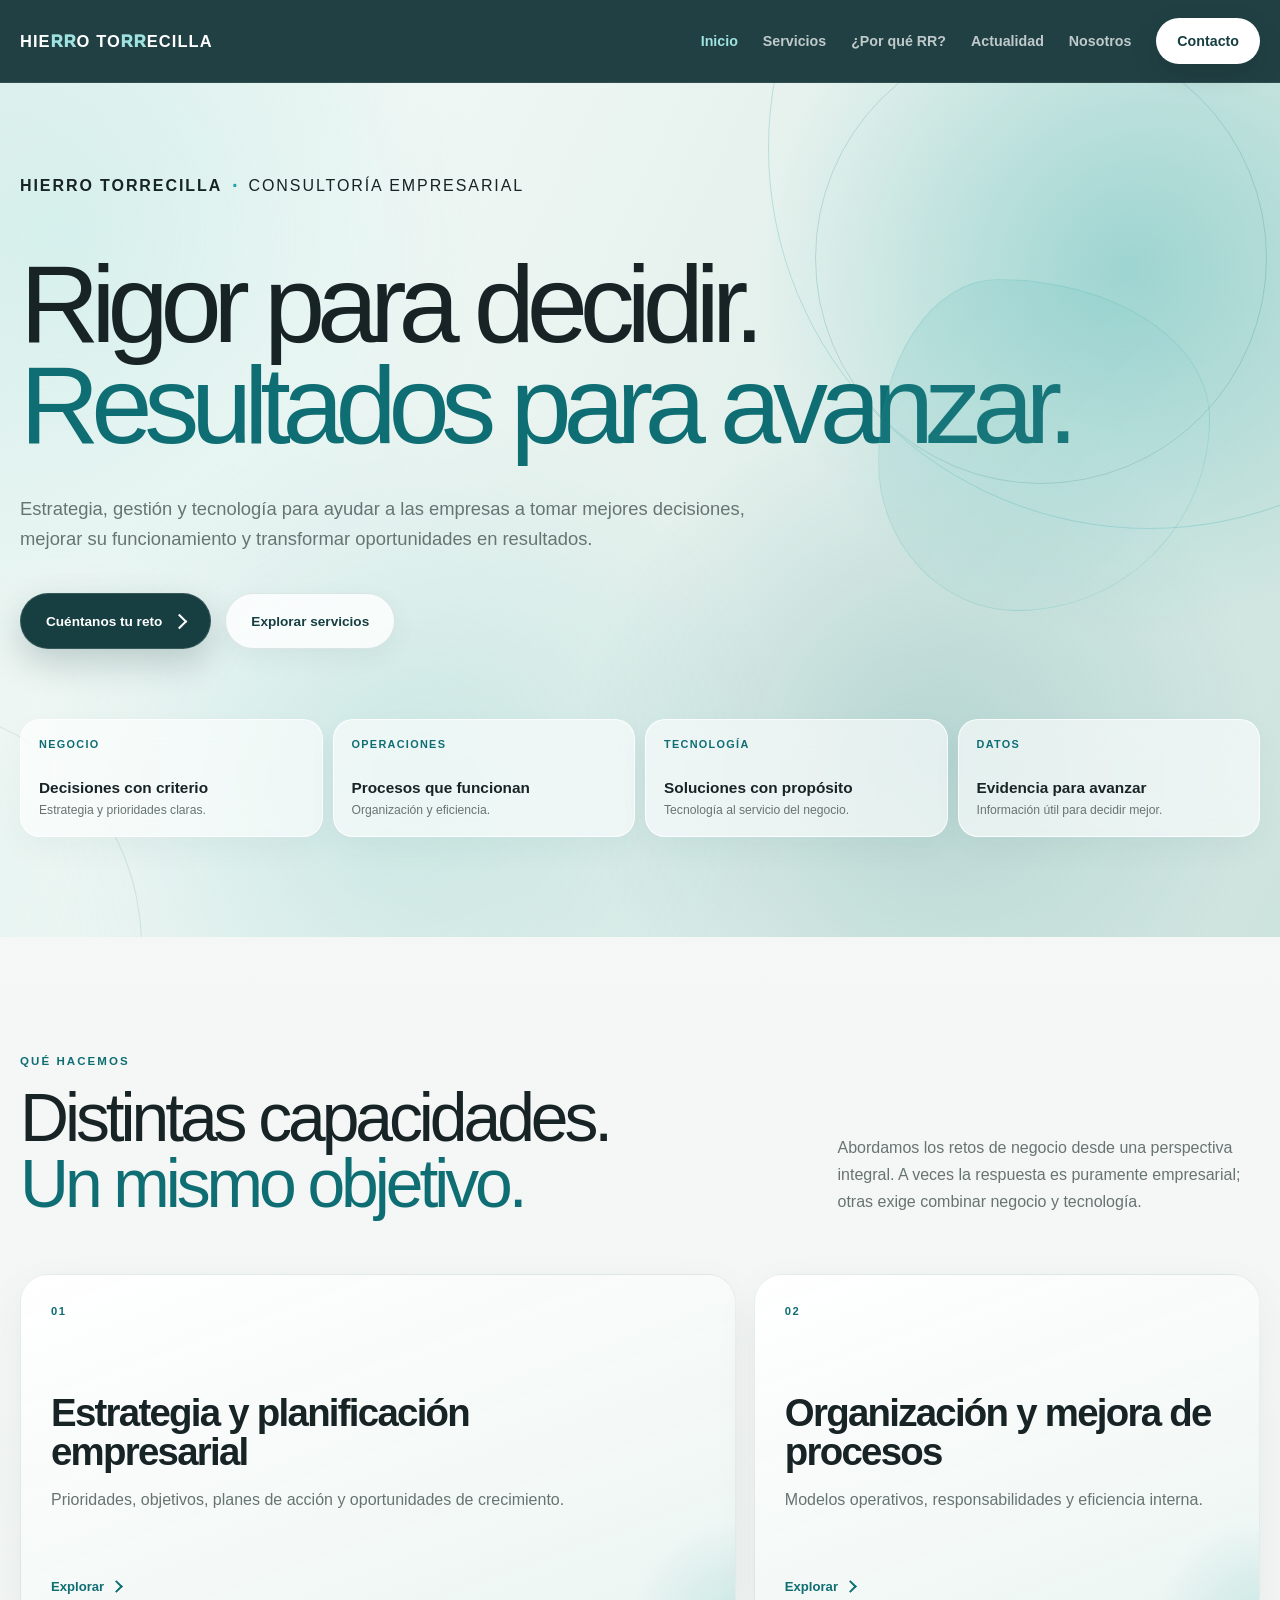
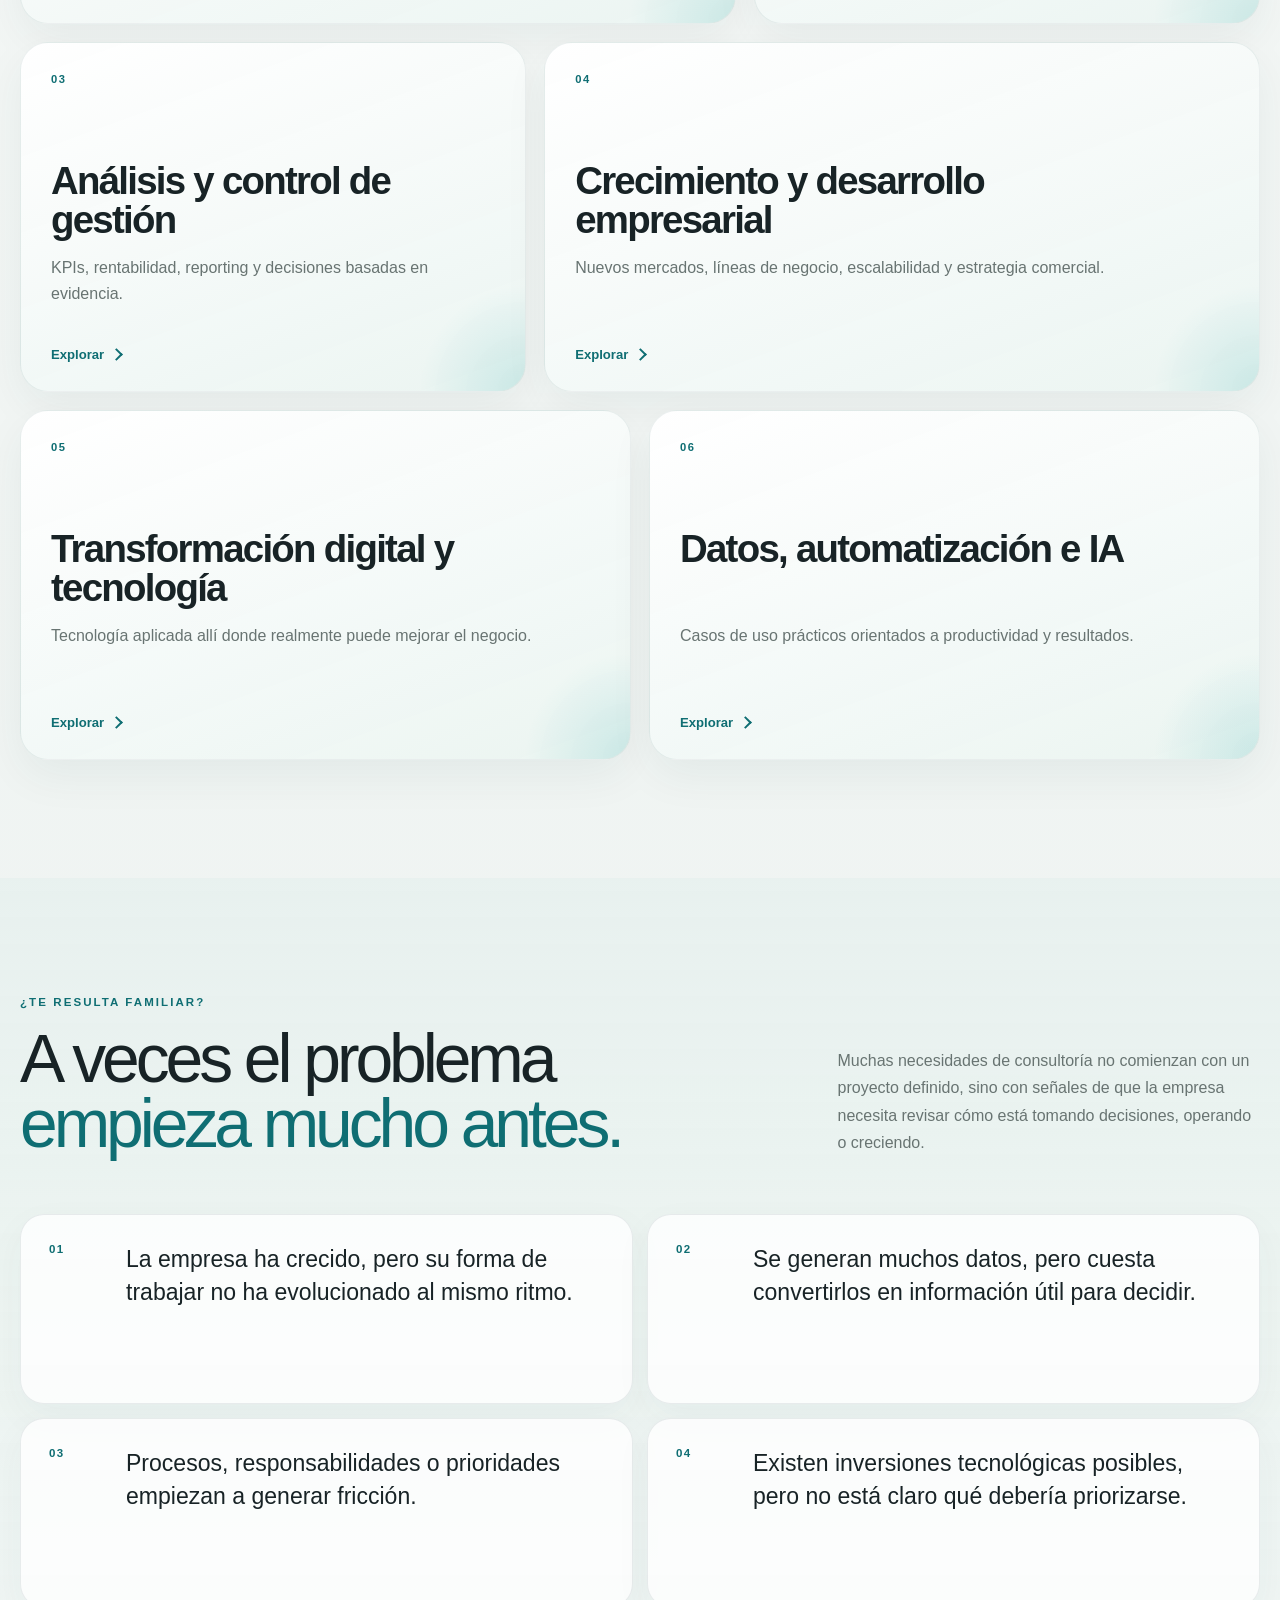
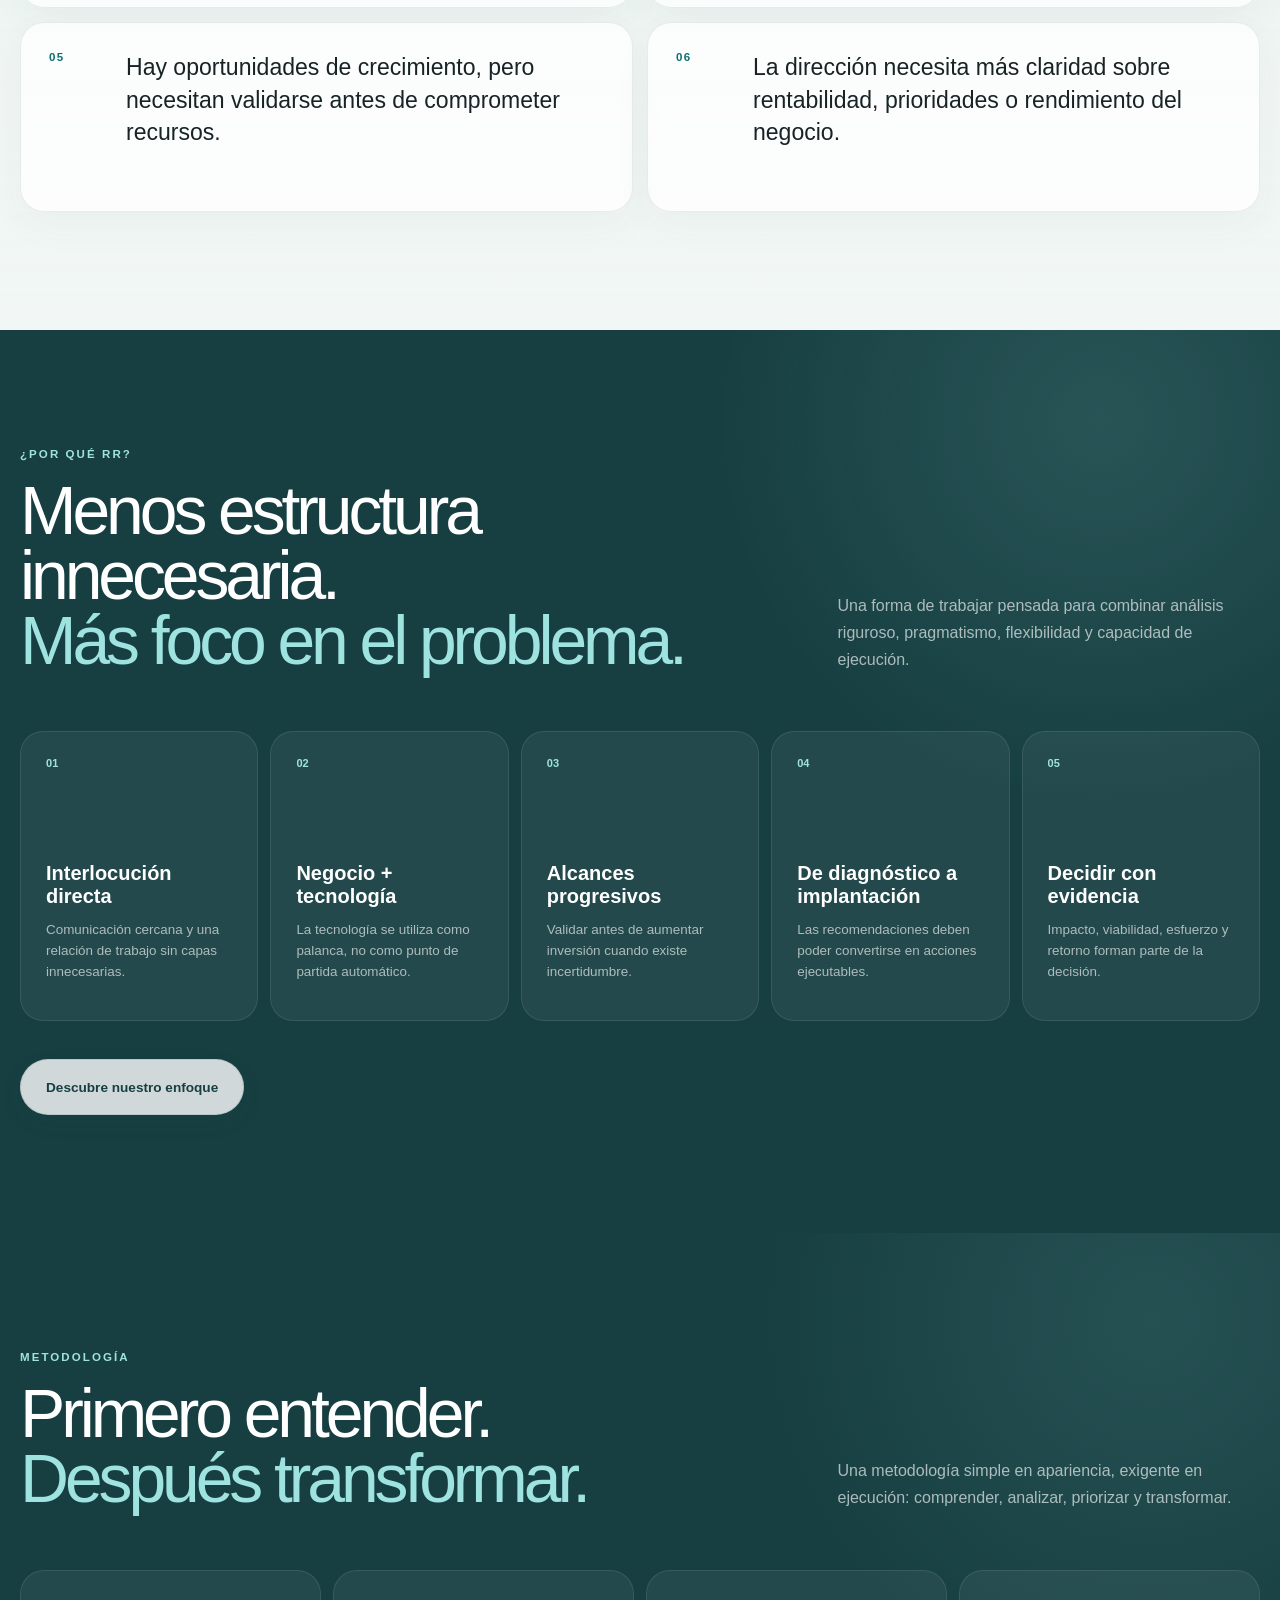
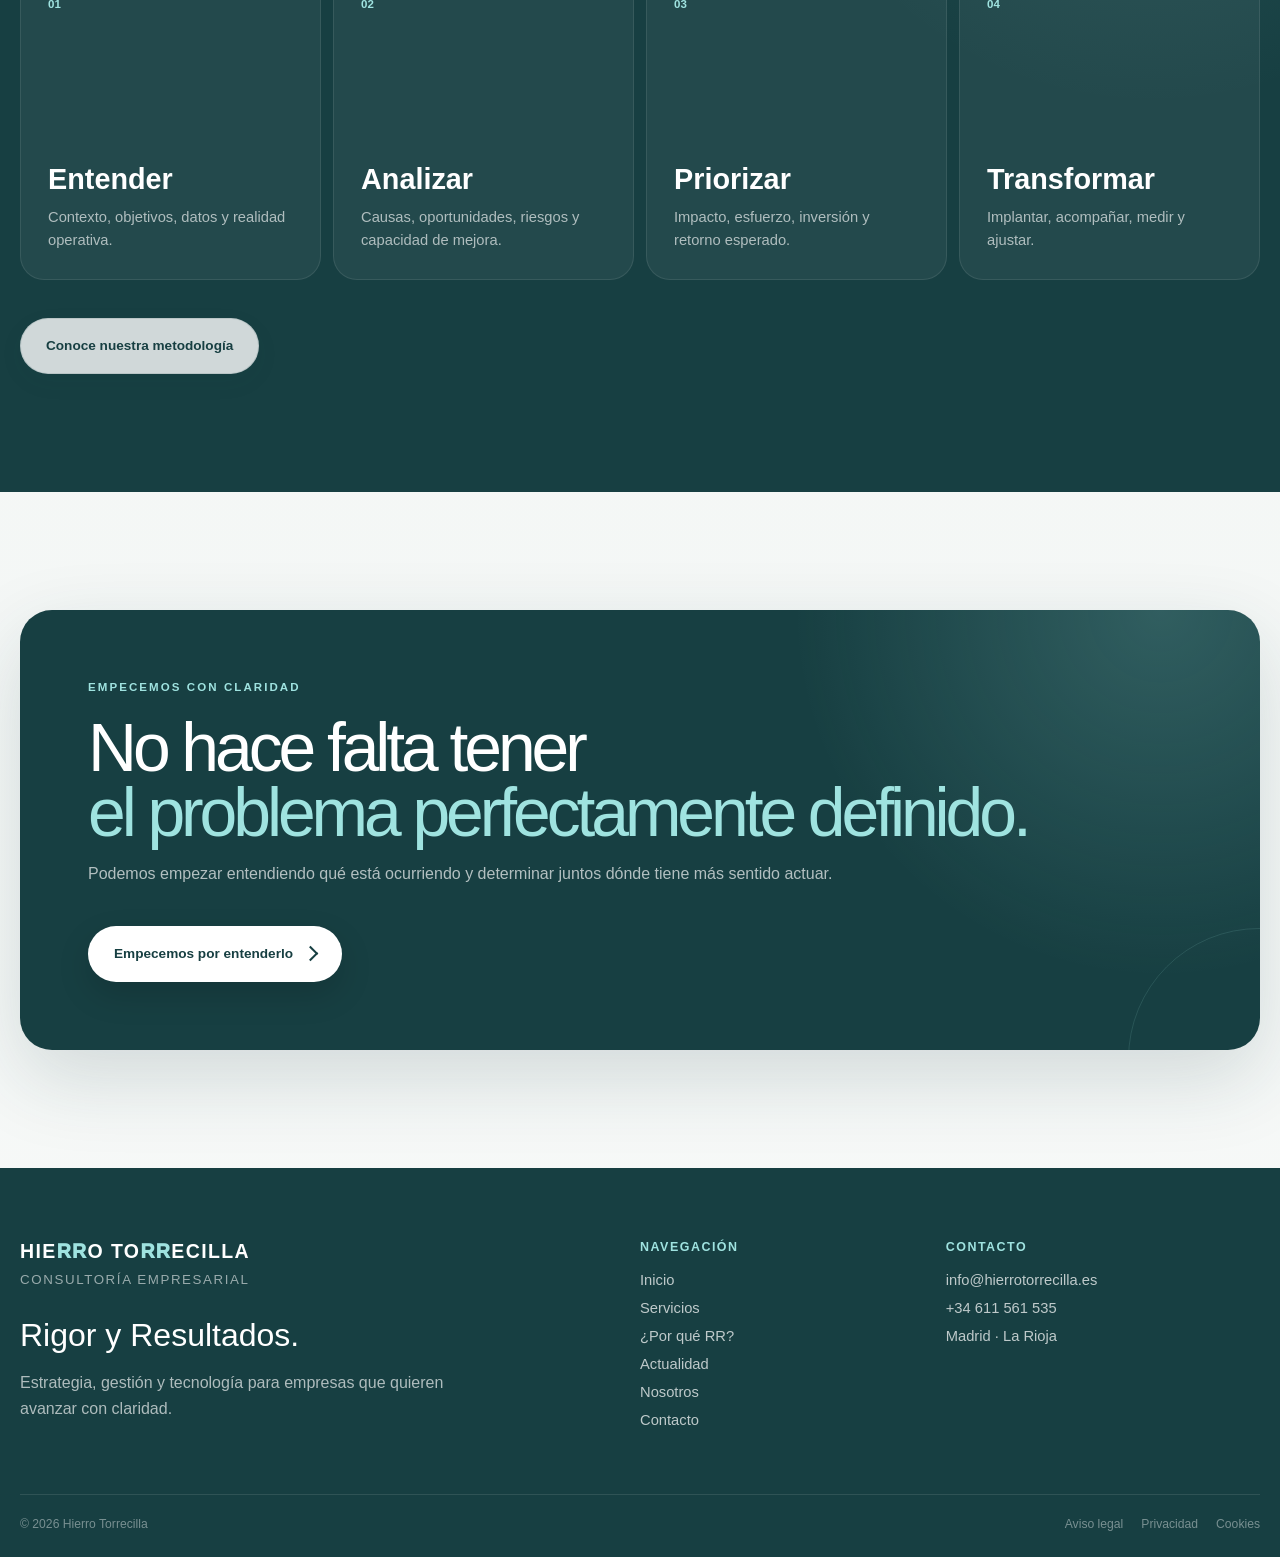
<file: index.html>
<!DOCTYPE html>

<html lang="es">

<head>

  <meta charset="UTF-8">

  <meta
    name="viewport"
    content="width=device-width, initial-scale=1.0"
  >

  <title>
    Hierro Torrecilla | Consultoría Empresarial
  </title>

  <meta
    name="description"
    content="Hierro Torrecilla es una boutique de consultoría empresarial especializada en estrategia, gestión, procesos, tecnología, datos y transformación."
  >

  <link
    rel="canonical"
    href="https://hierrotorrecilla.es/"
  >

  <link
    rel="stylesheet"
    href="assets/css/hierro-torrecilla.css"
  >

</head>


<body>


<!-- ==================================================
     HEADER
     ================================================== -->

<header class="ht-header">

  <div class="ht-shell ht-nav">


    <a
      href="./"
      class="ht-brand"
      aria-label="Hierro Torrecilla - Inicio"
    >

      HIE<span class="rr-special">RR</span>O
      TO<span class="rr-special">RR</span>ECILLA

    </a>



    <nav
      class="ht-menu"
      aria-label="Navegación principal"
    >

      <a
        href="./"
        class="active"
      >
        Inicio
      </a>

      <a href="servicios/">
        Servicios
      </a>

      <a href="por-que-rr/">
        ¿Por qué RR?
      </a>

      <a href="actualidad/">
        Actualidad
      </a>

      <a href="nosotros/">
        Nosotros
      </a>

      <a
        href="contacto/"
        class="ht-menu-contact"
      >
        Contacto
      </a>

    </nav>



    <button
      type="button"
      class="ht-menu-toggle"
      id="htMenuToggle"
      aria-label="Abrir menú"
      aria-expanded="false"
      aria-controls="htMobileMenu"
    >
      <span></span>
    </button>


  </div>

</header>



<!-- ==================================================
     MENÚ MÓVIL
     ================================================== -->

<nav
  class="ht-mobile-menu"
  id="htMobileMenu"
  aria-label="Navegación móvil"
>

  <a href="./">
    Inicio
  </a>

  <a href="servicios/">
    Servicios
  </a>

  <a href="por-que-rr/">
    ¿Por qué RR?
  </a>

  <a href="actualidad/">
    Actualidad
  </a>

  <a href="nosotros/">
    Nosotros
  </a>

  <a href="contacto/">
    Contacto
  </a>

</nav>



<main>


<!-- ==================================================
     HERO
     ================================================== -->

<section class="ht-home-hero">

  <div class="ht-shell ht-home-hero__inner">


    <div
      class="ht-brandline"
      data-reveal
    >

      <strong>
        HIERRO TORRECILLA
      </strong>

      <i>·</i>

      <span>
        CONSULTORÍA EMPRESARIAL
      </span>

    </div>



    <h1
      class="ht-display"
      data-reveal
      data-delay="1"
    >

      Rigor para decidir.

      <span>
        Resultados para avanzar.
      </span>

    </h1>



    <p
      class="ht-home-hero__copy"
      data-reveal
      data-delay="2"
    >

      Estrategia, gestión y tecnología para ayudar
      a las empresas a tomar mejores decisiones,
      mejorar su funcionamiento y transformar
      oportunidades en resultados.

    </p>



    <div
      class="ht-actions"
      data-reveal
      data-delay="3"
    >

      <a
        class="ht-btn ht-btn-primary"
        href="contacto/"
      >
        Cuéntanos tu reto
      </a>

      <a
        class="ht-btn ht-btn-secondary"
        href="servicios/"
      >
        Explorar servicios
      </a>

    </div>



    <!-- ==================================================
         PRINCIPIOS
         ================================================== -->

    <div class="ht-signal">


      <div
        class="ht-signal__item"
        data-reveal
      >

        <span>
          NEGOCIO
        </span>

        <strong>
          Decisiones con criterio
        </strong>

        <small>
          Estrategia y prioridades claras.
        </small>

      </div>



      <div
        class="ht-signal__item"
        data-reveal
        data-delay="1"
      >

        <span>
          OPERACIONES
        </span>

        <strong>
          Procesos que funcionan
        </strong>

        <small>
          Organización y eficiencia.
        </small>

      </div>



      <div
        class="ht-signal__item"
        data-reveal
        data-delay="2"
      >

        <span>
          TECNOLOGÍA
        </span>

        <strong>
          Soluciones con propósito
        </strong>

        <small>
          Tecnología al servicio del negocio.
        </small>

      </div>



      <div
        class="ht-signal__item"
        data-reveal
        data-delay="3"
      >

        <span>
          DATOS
        </span>

        <strong>
          Evidencia para avanzar
        </strong>

        <small>
          Información útil para decidir mejor.
        </small>

      </div>


    </div>


  </div>

</section>



<!-- ==================================================
     SERVICIOS
     ================================================== -->

<section class="ht-section">

  <div class="ht-shell">


    <div class="ht-section-head">

      <div data-reveal="left">

        <p class="ht-kicker">
          Qué hacemos
        </p>


        <h2 class="ht-section-title">

          Distintas capacidades.

          <span>
            Un mismo objetivo.
          </span>

        </h2>

      </div>


      <p data-reveal="right">

        Abordamos los retos de negocio desde una perspectiva
        integral. A veces la respuesta es puramente empresarial;
        otras exige combinar negocio y tecnología.

      </p>

    </div>



    <div class="ht-service-grid">


      <!-- 01 -->

      <article
        class="ht-service-tile"
        data-reveal
      >

        <span class="ht-service-tile__num">
          01
        </span>

        <h3>
          Estrategia y planificación empresarial
        </h3>

        <p>
          Prioridades, objetivos, planes de acción
          y oportunidades de crecimiento.
        </p>

        <a href="servicios/#estrategia">

          Explorar

          <span class="ht-arrow-icon"></span>

        </a>

      </article>



      <!-- 02 -->

      <article
        class="ht-service-tile"
        data-reveal
        data-delay="1"
      >

        <span class="ht-service-tile__num">
          02
        </span>

        <h3>
          Organización y mejora de procesos
        </h3>

        <p>
          Modelos operativos, responsabilidades
          y eficiencia interna.
        </p>

        <a href="servicios/#procesos">

          Explorar

          <span class="ht-arrow-icon"></span>

        </a>

      </article>



      <!-- 03 -->

      <article
        class="ht-service-tile"
        data-reveal
      >

        <span class="ht-service-tile__num">
          03
        </span>

        <h3>
          Análisis y control de gestión
        </h3>

        <p>
          KPIs, rentabilidad, reporting
          y decisiones basadas en evidencia.
        </p>

        <a href="servicios/#analisis">

          Explorar

          <span class="ht-arrow-icon"></span>

        </a>

      </article>



      <!-- 04 -->

      <article
        class="ht-service-tile"
        data-reveal
        data-delay="1"
      >

        <span class="ht-service-tile__num">
          04
        </span>

        <h3>
          Crecimiento y desarrollo empresarial
        </h3>

        <p>
          Nuevos mercados, líneas de negocio,
          escalabilidad y estrategia comercial.
        </p>

        <a href="servicios/#crecimiento">

          Explorar

          <span class="ht-arrow-icon"></span>

        </a>

      </article>



      <!-- 05 -->

      <article
        class="ht-service-tile"
        data-reveal
      >

        <span class="ht-service-tile__num">
          05
        </span>

        <h3>
          Transformación digital y tecnología
        </h3>

        <p>
          Tecnología aplicada allí donde realmente
          puede mejorar el negocio.
        </p>

        <a href="servicios/#tecnologia">

          Explorar

          <span class="ht-arrow-icon"></span>

        </a>

      </article>



      <!-- 06 -->

      <article
        class="ht-service-tile"
        data-reveal
        data-delay="1"
      >

        <span class="ht-service-tile__num">
          06
        </span>

        <h3>
          Datos, automatización e IA
        </h3>

        <p>
          Casos de uso prácticos orientados
          a productividad y resultados.
        </p>

        <a href="servicios/#datos">

          Explorar

          <span class="ht-arrow-icon"></span>

        </a>

      </article>


    </div>


  </div>

</section>



<!-- ==================================================
     ¿TE RESULTA FAMILIAR?
     ================================================== -->

<section class="ht-section ht-section--soft">

  <div class="ht-shell">


    <div class="ht-section-head">

      <div data-reveal="left">

        <p class="ht-kicker">
          ¿Te resulta familiar?
        </p>


        <h2 class="ht-section-title">

          A veces el problema

          <span>
            empieza mucho antes.
          </span>

        </h2>

      </div>


      <p data-reveal="right">

        Muchas necesidades de consultoría no comienzan
        con un proyecto definido, sino con señales
        de que la empresa necesita revisar cómo está
        tomando decisiones, operando o creciendo.

      </p>

    </div>



    <div class="ht-problem-grid">


      <article
        class="ht-problem-card"
        data-reveal
      >

        <span class="ht-problem-card__num">
          01
        </span>

        <p>

          La empresa ha crecido,
          pero su forma de trabajar
          no ha evolucionado al mismo ritmo.

        </p>

      </article>



      <article
        class="ht-problem-card"
        data-reveal
        data-delay="1"
      >

        <span class="ht-problem-card__num">
          02
        </span>

        <p>

          Se generan muchos datos,
          pero cuesta convertirlos
          en información útil para decidir.

        </p>

      </article>



      <article
        class="ht-problem-card"
        data-reveal
      >

        <span class="ht-problem-card__num">
          03
        </span>

        <p>

          Procesos, responsabilidades
          o prioridades empiezan
          a generar fricción.

        </p>

      </article>



      <article
        class="ht-problem-card"
        data-reveal
        data-delay="1"
      >

        <span class="ht-problem-card__num">
          04
        </span>

        <p>

          Existen inversiones tecnológicas
          posibles, pero no está claro
          qué debería priorizarse.

        </p>

      </article>



      <article
        class="ht-problem-card"
        data-reveal
      >

        <span class="ht-problem-card__num">
          05
        </span>

        <p>

          Hay oportunidades de crecimiento,
          pero necesitan validarse
          antes de comprometer recursos.

        </p>

      </article>



      <article
        class="ht-problem-card"
        data-reveal
        data-delay="1"
      >

        <span class="ht-problem-card__num">
          06
        </span>

        <p>

          La dirección necesita más claridad
          sobre rentabilidad, prioridades
          o rendimiento del negocio.

        </p>

      </article>


    </div>


  </div>

</section>



<!-- ==================================================
     ¿POR QUÉ RR?
     ================================================== -->

<section class="ht-section ht-why">

  <div class="ht-shell">


    <div class="ht-section-head">

      <div data-reveal="left">

        <p class="ht-kicker">
          ¿Por qué RR?
        </p>


        <h2 class="ht-section-title">

          Menos estructura innecesaria.

          <span>
            Más foco en el problema.
          </span>

        </h2>

      </div>


      <p data-reveal="right">

        Una forma de trabajar pensada para
        combinar análisis riguroso, pragmatismo,
        flexibilidad y capacidad de ejecución.

      </p>

    </div>



    <div class="ht-why-grid">


      <article
        class="ht-why-card"
        data-reveal
      >

        <span>
          01
        </span>

        <h3>
          Interlocución directa
        </h3>

        <p>

          Comunicación cercana y una relación
          de trabajo sin capas innecesarias.

        </p>

      </article>



      <article
        class="ht-why-card"
        data-reveal
        data-delay="1"
      >

        <span>
          02
        </span>

        <h3>
          Negocio + tecnología
        </h3>

        <p>

          La tecnología se utiliza como palanca,
          no como punto de partida automático.

        </p>

      </article>



      <article
        class="ht-why-card"
        data-reveal
        data-delay="2"
      >

        <span>
          03
        </span>

        <h3>
          Alcances progresivos
        </h3>

        <p>

          Validar antes de aumentar inversión
          cuando existe incertidumbre.

        </p>

      </article>



      <article
        class="ht-why-card"
        data-reveal
        data-delay="3"
      >

        <span>
          04
        </span>

        <h3>
          De diagnóstico a implantación
        </h3>

        <p>

          Las recomendaciones deben poder
          convertirse en acciones ejecutables.

        </p>

      </article>



      <article
        class="ht-why-card"
        data-reveal
      >

        <span>
          05
        </span>

        <h3>
          Decidir con evidencia
        </h3>

        <p>

          Impacto, viabilidad, esfuerzo
          y retorno forman parte de la decisión.

        </p>

      </article>


    </div>



    <div class="ht-actions">

      <a
        href="por-que-rr/"
        class="ht-btn ht-btn-secondary"
      >
        Descubre nuestro enfoque
      </a>

    </div>


  </div>

</section>



<!-- ==================================================
     METODOLOGÍA
     ================================================== -->

<section class="ht-section ht-method-preview">

  <div class="ht-shell">


    <div class="ht-section-head">

      <div data-reveal="left">

        <p class="ht-kicker">
          Metodología
        </p>


        <h2 class="ht-section-title">

          Primero entender.

          <span>
            Después transformar.
          </span>

        </h2>

      </div>


      <p data-reveal="right">

        Una metodología simple en apariencia,
        exigente en ejecución: comprender, analizar,
        priorizar y transformar.

      </p>

    </div>



    <div class="ht-method-rail">


      <article
        class="ht-method-node"
        data-reveal
      >

        <span>
          01
        </span>

        <h3>
          Entender
        </h3>

        <p>
          Contexto, objetivos,
          datos y realidad operativa.
        </p>

      </article>



      <article
        class="ht-method-node"
        data-reveal
        data-delay="1"
      >

        <span>
          02
        </span>

        <h3>
          Analizar
        </h3>

        <p>
          Causas, oportunidades,
          riesgos y capacidad de mejora.
        </p>

      </article>



      <article
        class="ht-method-node"
        data-reveal
        data-delay="2"
      >

        <span>
          03
        </span>

        <h3>
          Priorizar
        </h3>

        <p>
          Impacto, esfuerzo,
          inversión y retorno esperado.
        </p>

      </article>



      <article
        class="ht-method-node"
        data-reveal
        data-delay="3"
      >

        <span>
          04
        </span>

        <h3>
          Transformar
        </h3>

        <p>
          Implantar, acompañar,
          medir y ajustar.
        </p>

      </article>


    </div>



    <div class="ht-actions">

      <a
        class="ht-btn ht-btn-secondary"
        href="por-que-rr/#metodologia"
      >
        Conoce nuestra metodología
      </a>

    </div>


  </div>

</section>



<!-- ==================================================
     CTA FINAL
     ================================================== -->

<section class="ht-section">

  <div class="ht-shell">


    <div
      class="ht-impact-box"
      data-reveal
    >


      <p class="ht-kicker">
        Empecemos con claridad
      </p>


      <h2 class="ht-section-title">

        No hace falta tener

        <span>
          el problema perfectamente definido.
        </span>

      </h2>


      <p>

        Podemos empezar entendiendo qué está ocurriendo
        y determinar juntos dónde tiene más sentido actuar.

      </p>


      <div class="ht-actions">

        <a
          href="contacto/"
          class="ht-btn ht-btn-primary"
        >
          Empecemos por entenderlo
        </a>

      </div>


    </div>


  </div>

</section>


</main>



<!-- ==================================================
     FOOTER
     ================================================== -->

<footer class="ht-footer">

  <div class="ht-shell">


    <div class="ht-footer-grid">


      <div class="ht-footer-brand">


        <a
          href="./"
          class="ht-footer-logo"
        >

          HIE<span class="rr">RR</span>O
          TO<span class="rr">RR</span>ECILLA

        </a>


        <small>
          Consultoría Empresarial
        </small>


        <h3>
          Rigor y Resultados.
        </h3>


        <p>

          Estrategia, gestión y tecnología
          para empresas que quieren avanzar
          con claridad.

        </p>


      </div>



      <div class="ht-footer-col">


        <strong>
          Navegación
        </strong>


        <a href="./">
          Inicio
        </a>

        <a href="servicios/">
          Servicios
        </a>

        <a href="por-que-rr/">
          ¿Por qué RR?
        </a>

        <a href="actualidad/">
          Actualidad
        </a>

        <a href="nosotros/">
          Nosotros
        </a>

        <a href="contacto/">
          Contacto
        </a>


      </div>



      <div class="ht-footer-col">


        <strong>
          Contacto
        </strong>


        <a href="mailto:info@hierrotorrecilla.es">
          info@hierrotorrecilla.es
        </a>


        <a href="tel:+34611561535">
          +34 611 561 535
        </a>


        <p>
          Madrid · La Rioja
        </p>


      </div>


    </div>



    <div class="ht-footer-bottom">


      <span>

        ©

        <span id="htCurrentYear">
          2026
        </span>

        Hierro Torrecilla

      </span>



      <div class="ht-footer-legal">


        <a href="aviso-legal/">
          Aviso legal
        </a>

        <a href="privacidad/">
          Privacidad
        </a>

        <a href="cookies/">
          Cookies
        </a>


      </div>


    </div>


  </div>

</footer>



<!-- ==================================================
     VOLVER ARRIBA
     ================================================== -->

<button
  type="button"
  class="ht-backtotop"
  id="htBackToTop"
  aria-label="Volver arriba"
>
  ↑
</button>



<!-- ==================================================
     JAVASCRIPT
     ================================================== -->

<script src="assets/js/main.js"></script>


</body>

</html>
</file>
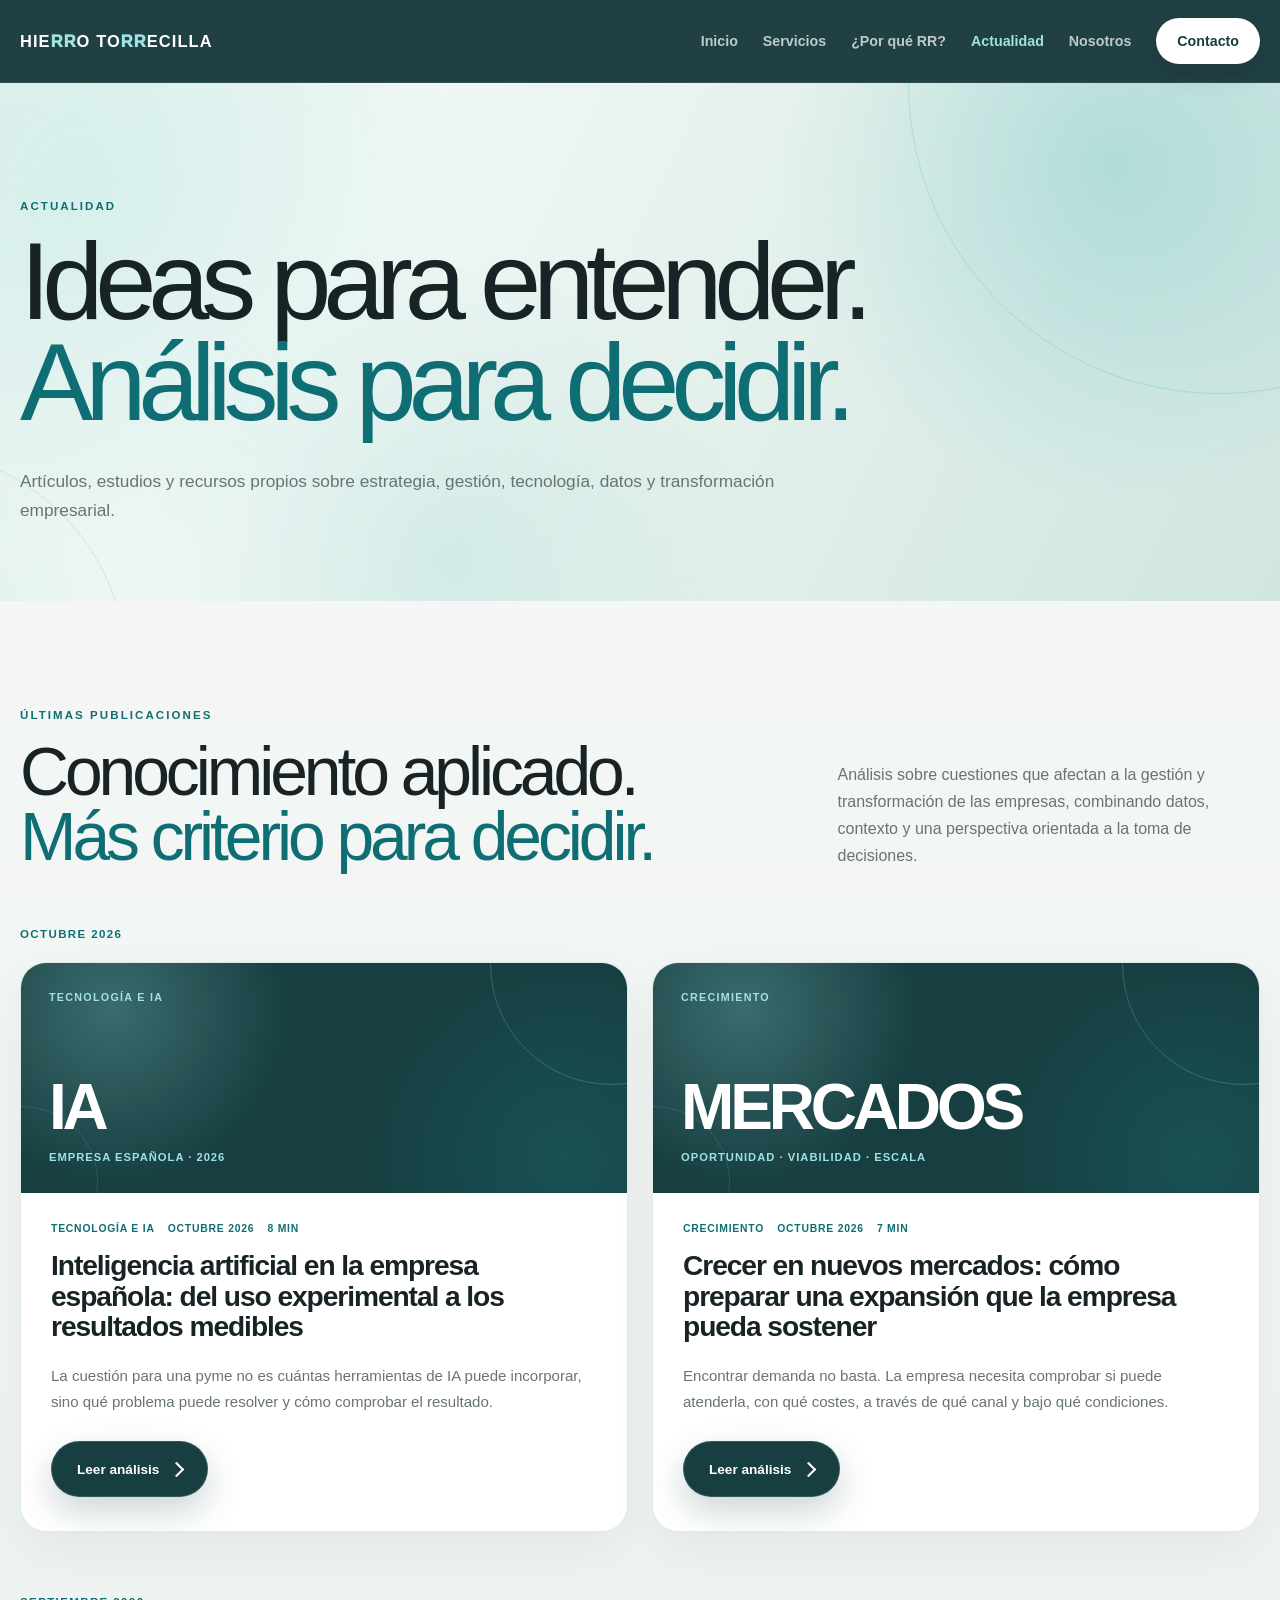
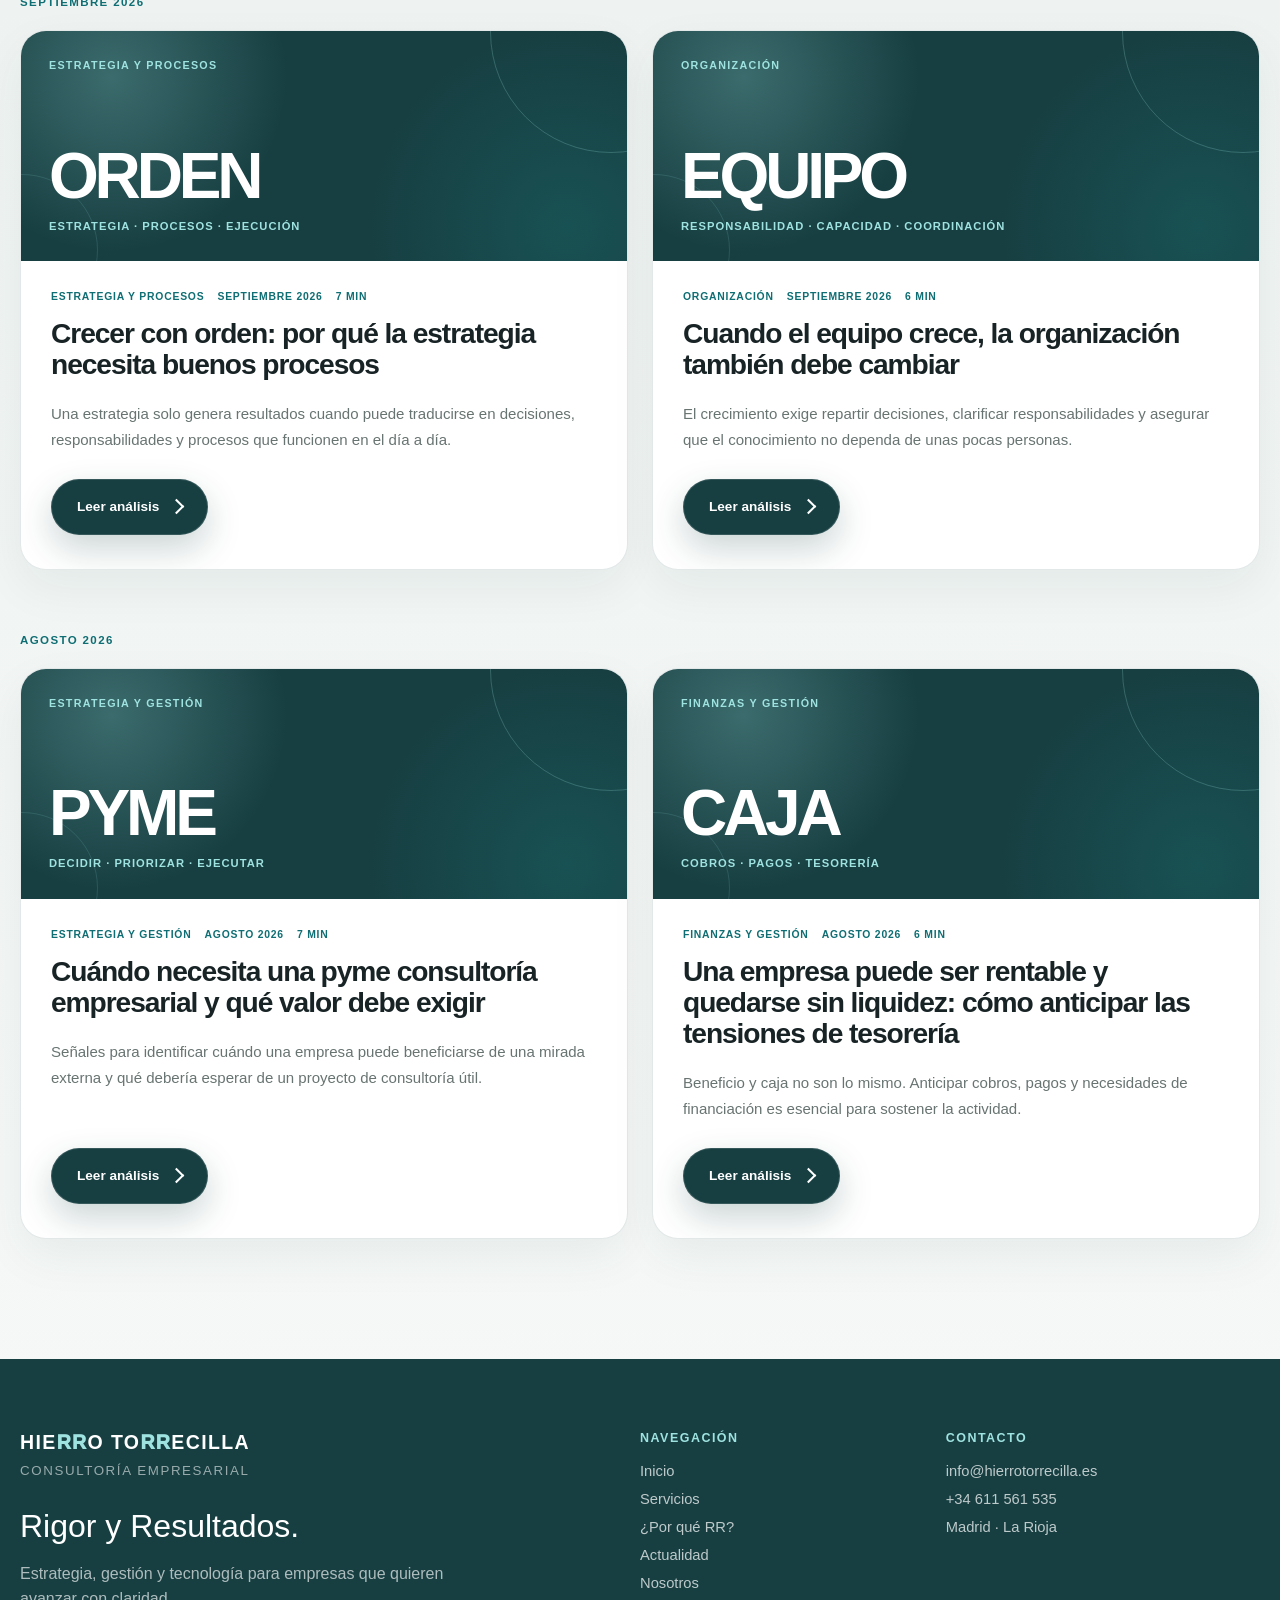
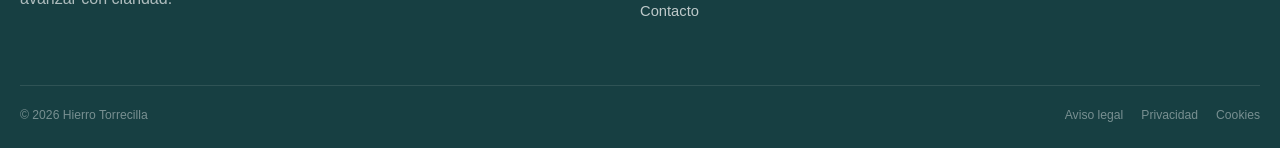
<file: actualidad/index.html>
<!DOCTYPE html>

<html lang="es">

<head>

  <meta charset="UTF-8">

  <meta
    name="viewport"
    content="width=device-width, initial-scale=1.0"
  >

  <title>
    Actualidad | Hierro Torrecilla
  </title>

  <meta
    name="description"
    content="Artículos, estudios, análisis y recursos de Hierro Torrecilla sobre estrategia, gestión, tecnología, datos y transformación empresarial."
  >

  <link
    rel="canonical"
    href="https://hierrotorrecilla.es/actualidad/"
  >

  <link
    rel="stylesheet"
    href="../assets/css/hierro-torrecilla.css"
  >


  <style>

    .ht-news-section {
      padding: 108px 0 120px;
    }

    .ht-news-month {
      margin-top: 64px;
    }

    .ht-news-month:first-of-type {
      margin-top: 52px;
    }

    .ht-news-month__title {
      margin: 0 0 22px;
      color: var(--ht-teal-dark);
      font-size: .72rem;
      font-weight: 900;
      letter-spacing: .12em;
      text-transform: uppercase;
    }

    .ht-news-grid {
      display: grid;
      grid-template-columns: repeat(2, minmax(0, 1fr));
      gap: 24px;
    }

    .ht-news-card {
      overflow: hidden;
      display: flex;
      flex-direction: column;
      min-height: 100%;
      border: 1px solid var(--ht-line);
      border-radius: 26px;
      background: var(--ht-white);
      box-shadow: 0 18px 48px rgba(23, 63, 66, .06);
      transition:
        transform .25s ease,
        box-shadow .25s ease,
        border-color .25s ease;
    }

    .ht-news-card:hover {
      transform: translateY(-5px);
      border-color: rgba(31, 165, 163, .25);
      box-shadow: 0 24px 60px rgba(23, 63, 66, .10);
    }

    .ht-news-card__visual {
      position: relative;
      min-height: 230px;
      padding: 28px;
      display: flex;
      flex-direction: column;
      justify-content: space-between;
      overflow: hidden;
      background:
        radial-gradient(
          circle at 15% 20%,
          rgba(159, 227, 224, .27),
          transparent 32%
        ),
        radial-gradient(
          circle at 90% 85%,
          rgba(31, 165, 163, .18),
          transparent 34%
        ),
        var(--ht-dark);
    }

    .ht-news-card__visual::before {
      content: "";
      position: absolute;
      width: 240px;
      height: 240px;
      top: -120px;
      right: -105px;
      border-radius: 50%;
      border: 1px solid rgba(159, 227, 224, .23);
    }

    .ht-news-card__visual::after {
      content: "";
      position: absolute;
      width: 150px;
      height: 150px;
      left: -75px;
      bottom: -65px;
      border-radius: 50%;
      border: 1px solid rgba(159, 227, 224, .14);
    }

    .ht-news-card__category {
      position: relative;
      z-index: 2;
      color: var(--ht-mint);
      font-size: .67rem;
      font-weight: 900;
      letter-spacing: .12em;
      text-transform: uppercase;
    }

    .ht-news-card__mark {
      position: relative;
      z-index: 2;
      color: #FFFFFF;
      font-size: clamp(3rem, 5vw, 4.8rem);
      line-height: .86;
      font-weight: 850;
      letter-spacing: -.065em;
    }

    .ht-news-card__mark span {
      display: block;
      margin-top: 15px;
      color: var(--ht-mint);
      font-size: .7rem;
      line-height: 1.3;
      letter-spacing: .09em;
      text-transform: uppercase;
    }

    .ht-news-card__content {
      flex: 1;
      padding: 30px 30px 34px;
      display: flex;
      flex-direction: column;
    }

    .ht-news-meta {
      display: flex;
      flex-wrap: wrap;
      gap: 7px 13px;
      margin-bottom: 17px;
      color: var(--ht-teal-dark);
      font-size: .65rem;
      font-weight: 850;
      letter-spacing: .075em;
      text-transform: uppercase;
    }

    .ht-news-card h2 {
      margin: 0;
      color: var(--ht-ink);
      font-size: clamp(1.55rem, 2.2vw, 2rem);
      line-height: 1.1;
      letter-spacing: -.038em;
    }

    .ht-news-card__content > p {
      margin: 20px 0 0;
      color: var(--ht-muted);
      font-size: .94rem;
      line-height: 1.72;
    }

    .ht-news-card .ht-actions {
      margin-top: auto;
      padding-top: 26px;
    }


    @media (max-width: 760px) {

      .ht-news-section {
        padding: 78px 0 88px;
      }

      .ht-news-grid {
        grid-template-columns: 1fr;
      }

      .ht-news-month {
        margin-top: 48px;
      }

      .ht-news-month:first-of-type {
        margin-top: 34px;
      }

      .ht-news-card {
        border-radius: 22px;
      }

      .ht-news-card__visual {
        min-height: 215px;
        padding: 26px;
      }

      .ht-news-card__content {
        padding: 28px 24px 32px;
      }

    }

  </style>

</head>


<body>


<header class="ht-header">

  <div class="ht-shell ht-nav">

    <a
      href="../"
      class="ht-brand"
      aria-label="Hierro Torrecilla - Inicio"
    >
      HIE<span class="rr-special">RR</span>O
      TO<span class="rr-special">RR</span>ECILLA
    </a>


    <nav
      class="ht-menu"
      aria-label="Navegación principal"
    >

      <a href="../">Inicio</a>
      <a href="../servicios/">Servicios</a>
      <a href="../por-que-rr/">¿Por qué RR?</a>

      <a
        href="./"
        class="active"
      >
        Actualidad
      </a>

      <a href="../nosotros/">Nosotros</a>

      <a
        href="../contacto/"
        class="ht-menu-contact"
      >
        Contacto
      </a>

    </nav>


    <button
      type="button"
      class="ht-menu-toggle"
      id="htMenuToggle"
      aria-label="Abrir menú"
      aria-expanded="false"
      aria-controls="htMobileMenu"
    >
      <span></span>
    </button>

  </div>

</header>



<nav
  class="ht-mobile-menu"
  id="htMobileMenu"
>

  <a href="../">Inicio</a>
  <a href="../servicios/">Servicios</a>
  <a href="../por-que-rr/">¿Por qué RR?</a>
  <a href="./">Actualidad</a>
  <a href="../nosotros/">Nosotros</a>
  <a href="../contacto/">Contacto</a>

</nav>



<main>


<section class="ht-page-hero">

  <div class="ht-shell">

    <p
      class="ht-kicker"
      data-reveal
    >
      Actualidad
    </p>

    <h1
      class="ht-display"
      data-reveal
      data-delay="1"
    >

      Ideas para entender.

      <span>
        Análisis para decidir.
      </span>

    </h1>

    <p
      class="ht-page-hero__lead"
      data-reveal
      data-delay="2"
    >

      Artículos, estudios y recursos propios
      sobre estrategia, gestión, tecnología,
      datos y transformación empresarial.

    </p>

  </div>

</section>



<section class="ht-news-section">

  <div class="ht-shell">


    <div class="ht-section-head">

      <div data-reveal="left">

        <p class="ht-kicker">
          Últimas publicaciones
        </p>

        <h2 class="ht-section-title">

          Conocimiento aplicado.

          <span>
            Más criterio para decidir.
          </span>

        </h2>

      </div>

      <p data-reveal="right">

        Análisis sobre cuestiones que afectan
        a la gestión y transformación de las empresas,
        combinando datos, contexto y una perspectiva
        orientada a la toma de decisiones.

      </p>

    </div>



    <!-- OCTUBRE 2026 -->

    <section class="ht-news-month">

      <p class="ht-news-month__title">
        Octubre 2026
      </p>

      <div class="ht-news-grid">


        <article class="ht-news-card" data-reveal>

          <div class="ht-news-card__visual">

            <span class="ht-news-card__category">
              Tecnología e IA
            </span>

            <div class="ht-news-card__mark">
              IA

              <span>
                Empresa española · 2026
              </span>
            </div>

          </div>

          <div class="ht-news-card__content">

            <div class="ht-news-meta">
              <span>Tecnología e IA</span>
              <span>Octubre 2026</span>
              <span>8 min</span>
            </div>

            <h2>
              Inteligencia artificial en la empresa española:
              del uso experimental a los resultados medibles
            </h2>

            <p>
              La cuestión para una pyme no es cuántas herramientas
              de IA puede incorporar, sino qué problema puede resolver
              y cómo comprobar el resultado.
            </p>

            <div class="ht-actions">

              <a
                href="inteligencia-artificial-empresa-espanola/"
                class="ht-btn ht-btn-primary"
              >
                Leer análisis
              </a>

            </div>

          </div>

        </article>



        <article
          class="ht-news-card"
          data-reveal
          data-delay="1"
        >

          <div class="ht-news-card__visual">

            <span class="ht-news-card__category">
              Crecimiento
            </span>

            <div class="ht-news-card__mark">
              MERCADOS

              <span>
                Oportunidad · Viabilidad · Escala
              </span>
            </div>

          </div>

          <div class="ht-news-card__content">

            <div class="ht-news-meta">
              <span>Crecimiento</span>
              <span>Octubre 2026</span>
              <span>7 min</span>
            </div>

            <h2>
              Crecer en nuevos mercados:
              cómo preparar una expansión que la empresa pueda sostener
            </h2>

            <p>
              Encontrar demanda no basta. La empresa necesita comprobar
              si puede atenderla, con qué costes, a través de qué canal
              y bajo qué condiciones.
            </p>

            <div class="ht-actions">

              <a
                href="crecer-en-nuevos-mercados/"
                class="ht-btn ht-btn-primary"
              >
                Leer análisis
              </a>

            </div>

          </div>

        </article>


      </div>

    </section>



    <!-- SEPTIEMBRE 2026 -->

    <section class="ht-news-month">

      <p class="ht-news-month__title">
        Septiembre 2026
      </p>

      <div class="ht-news-grid">


        <article class="ht-news-card" data-reveal>

          <div class="ht-news-card__visual">

            <span class="ht-news-card__category">
              Estrategia y procesos
            </span>

            <div class="ht-news-card__mark">
              ORDEN

              <span>
                Estrategia · Procesos · Ejecución
              </span>
            </div>

          </div>

          <div class="ht-news-card__content">

            <div class="ht-news-meta">
              <span>Estrategia y procesos</span>
              <span>Septiembre 2026</span>
              <span>7 min</span>
            </div>

            <h2>
              Crecer con orden:
              por qué la estrategia necesita buenos procesos
            </h2>

            <p>
              Una estrategia solo genera resultados
              cuando puede traducirse en decisiones,
              responsabilidades y procesos que funcionen
              en el día a día.
            </p>

            <div class="ht-actions">

              <a
                href="crecer-con-orden-estrategia-y-procesos/"
                class="ht-btn ht-btn-primary"
              >
                Leer análisis
              </a>

            </div>

          </div>

        </article>



        <article
          class="ht-news-card"
          data-reveal
          data-delay="1"
        >

          <div class="ht-news-card__visual">

            <span class="ht-news-card__category">
              Organización
            </span>

            <div class="ht-news-card__mark">
              EQUIPO

              <span>
                Responsabilidad · Capacidad · Coordinación
              </span>
            </div>

          </div>

          <div class="ht-news-card__content">

            <div class="ht-news-meta">
              <span>Organización</span>
              <span>Septiembre 2026</span>
              <span>6 min</span>
            </div>

            <h2>
              Cuando el equipo crece,
              la organización también debe cambiar
            </h2>

            <p>
              El crecimiento exige repartir decisiones,
              clarificar responsabilidades y asegurar
              que el conocimiento no dependa
              de unas pocas personas.
            </p>

            <div class="ht-actions">

              <a
                href="cuando-el-equipo-crece/"
                class="ht-btn ht-btn-primary"
              >
                Leer análisis
              </a>

            </div>

          </div>

        </article>


      </div>

    </section>



    <!-- AGOSTO 2026 -->

    <section class="ht-news-month">

      <p class="ht-news-month__title">
        Agosto 2026
      </p>

      <div class="ht-news-grid">


        <article class="ht-news-card" data-reveal>

          <div class="ht-news-card__visual">

            <span class="ht-news-card__category">
              Estrategia y gestión
            </span>

            <div class="ht-news-card__mark">
              PYME

              <span>
                Decidir · Priorizar · Ejecutar
              </span>
            </div>

          </div>

          <div class="ht-news-card__content">

            <div class="ht-news-meta">
              <span>Estrategia y gestión</span>
              <span>Agosto 2026</span>
              <span>7 min</span>
            </div>

            <h2>
              Cuándo necesita una pyme consultoría empresarial
              y qué valor debe exigir
            </h2>

            <p>
              Señales para identificar cuándo una empresa
              puede beneficiarse de una mirada externa
              y qué debería esperar de un proyecto de consultoría útil.
            </p>

            <div class="ht-actions">

              <a
                href="cuando-necesita-una-pyme-consultoria-empresarial/"
                class="ht-btn ht-btn-primary"
              >
                Leer análisis
              </a>

            </div>

          </div>

        </article>



        <article
          class="ht-news-card"
          data-reveal
          data-delay="1"
        >

          <div class="ht-news-card__visual">

            <span class="ht-news-card__category">
              Finanzas y gestión
            </span>

            <div class="ht-news-card__mark">
              CAJA

              <span>
                Cobros · Pagos · Tesorería
              </span>
            </div>

          </div>

          <div class="ht-news-card__content">

            <div class="ht-news-meta">
              <span>Finanzas y gestión</span>
              <span>Agosto 2026</span>
              <span>6 min</span>
            </div>

            <h2>
              Una empresa puede ser rentable y quedarse sin liquidez:
              cómo anticipar las tensiones de tesorería
            </h2>

            <p>
              Beneficio y caja no son lo mismo.
              Anticipar cobros, pagos y necesidades de financiación
              es esencial para sostener la actividad.
            </p>

            <div class="ht-actions">

              <a
                href="rentabilidad-liquidez-tesoreria/"
                class="ht-btn ht-btn-primary"
              >
                Leer análisis
              </a>

            </div>

          </div>

        </article>


      </div>

    </section>


  </div>

</section>


</main>



<footer class="ht-footer">

  <div class="ht-shell">

    <div class="ht-footer-grid">

      <div class="ht-footer-brand">

        <a
          href="../"
          class="ht-footer-logo"
        >
          HIE<span class="rr">RR</span>O
          TO<span class="rr">RR</span>ECILLA
        </a>

        <small>
          Consultoría Empresarial
        </small>

        <h3>
          Rigor y Resultados.
        </h3>

        <p>
          Estrategia, gestión y tecnología
          para empresas que quieren avanzar
          con claridad.
        </p>

      </div>


      <div class="ht-footer-col">

        <strong>Navegación</strong>

        <a href="../">Inicio</a>
        <a href="../servicios/">Servicios</a>
        <a href="../por-que-rr/">¿Por qué RR?</a>
        <a href="./">Actualidad</a>
        <a href="../nosotros/">Nosotros</a>
        <a href="../contacto/">Contacto</a>

      </div>


      <div class="ht-footer-col">

        <strong>Contacto</strong>

        <a href="mailto:info@hierrotorrecilla.es">
          info@hierrotorrecilla.es
        </a>

        <a href="tel:+34611561535">
          +34 611 561 535
        </a>

        <p>
          Madrid · La Rioja
        </p>

      </div>

    </div>


    <div class="ht-footer-bottom">

      <span>
        ©
        <span id="htCurrentYear">2026</span>
        Hierro Torrecilla
      </span>

      <div class="ht-footer-legal">

        <a href="../aviso-legal/">Aviso legal</a>
        <a href="../privacidad/">Privacidad</a>
        <a href="../cookies/">Cookies</a>

      </div>

    </div>

  </div>

</footer>


<button
  type="button"
  class="ht-backtotop"
  id="htBackToTop"
  aria-label="Volver arriba"
>
  ↑
</button>


<script src="../assets/js/main.js"></script>


</body>

</html>
</file>
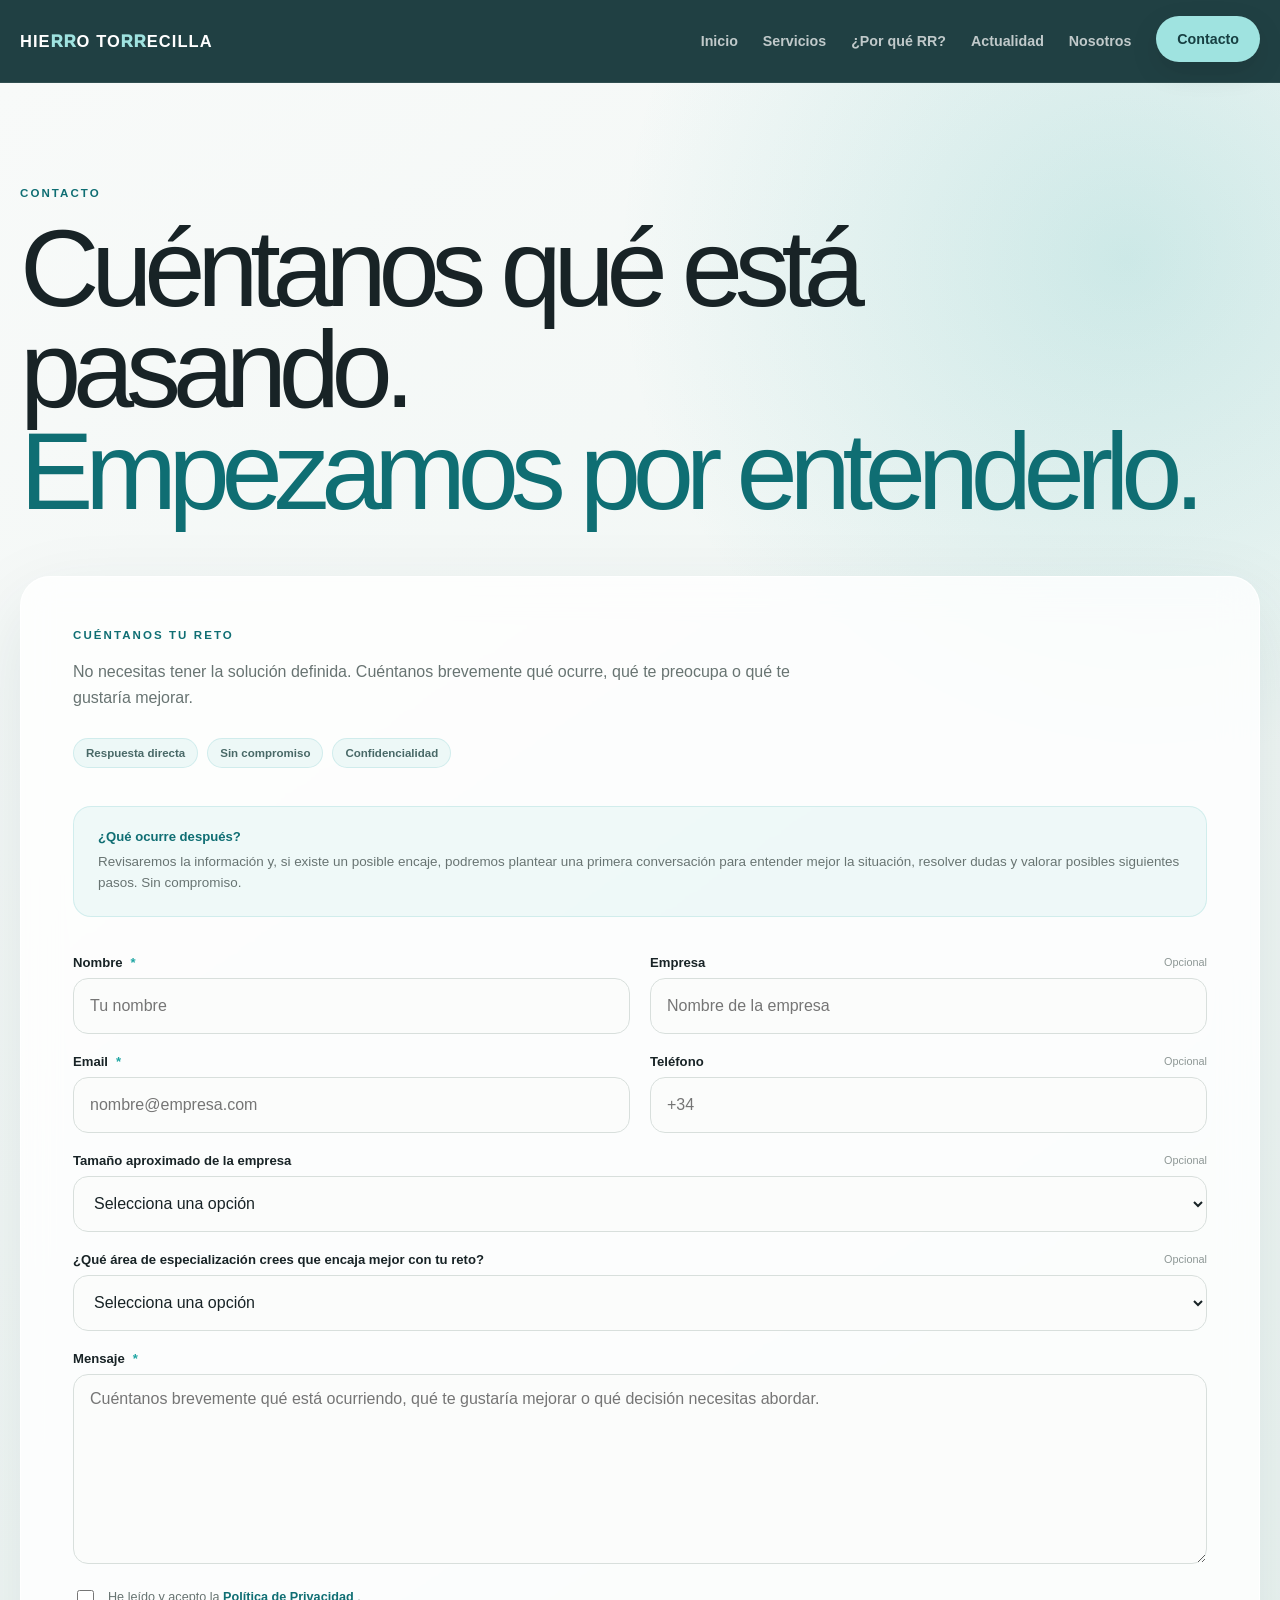
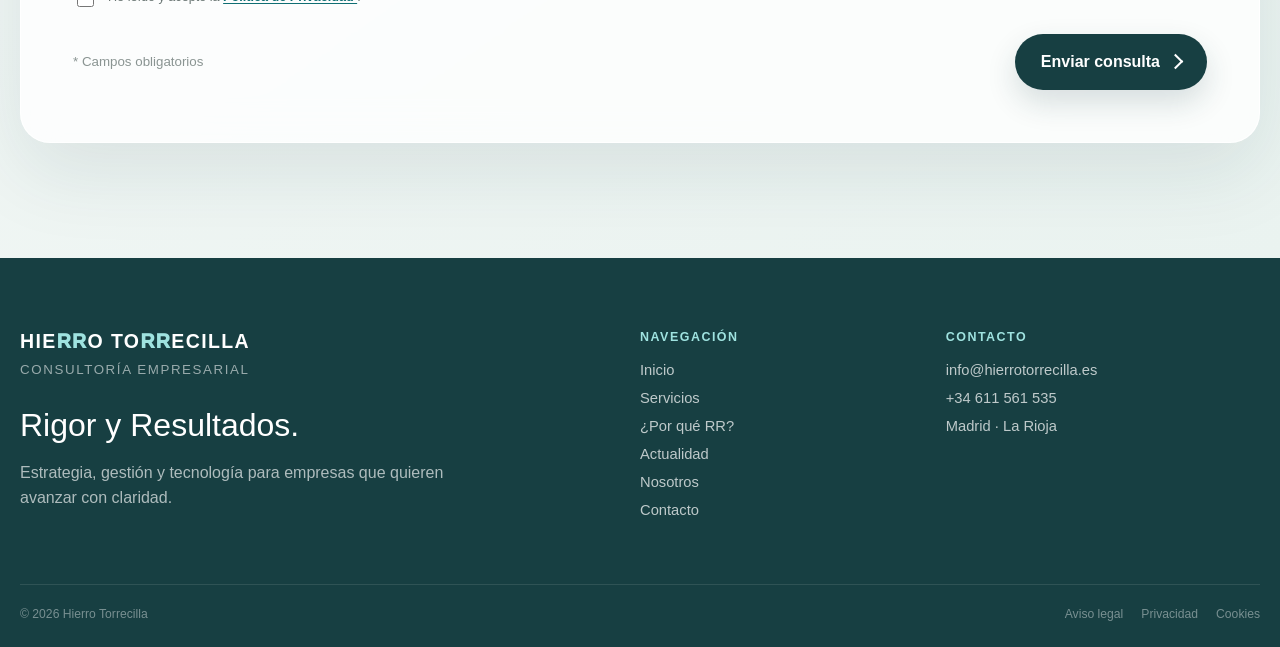
<file: contacto/index.html>
<!DOCTYPE html>

<html lang="es">

<head>

  <meta charset="UTF-8">

  <meta
    name="viewport"
    content="width=device-width, initial-scale=1.0"
  >

  <title>
    Contacto | Hierro Torrecilla
  </title>

  <meta
    name="description"
    content="Contacta con Hierro Torrecilla Consultoría Empresarial. Cuéntanos qué está ocurriendo y qué te gustaría mejorar."
  >

  <link
    rel="canonical"
    href="https://hierrotorrecilla.es/contacto/"
  >

  <link
    rel="stylesheet"
    href="../assets/css/hierro-torrecilla.css"
  >

</head>


<body>


<!-- ==================================================
     HEADER
     ================================================== -->

<header class="ht-header">

  <div class="ht-shell ht-nav">


    <a
      href="../"
      class="ht-brand"
      aria-label="Hierro Torrecilla - Inicio"
    >

      HIE<span class="rr-special">RR</span>O
      TO<span class="rr-special">RR</span>ECILLA

    </a>



    <nav
      class="ht-menu"
      aria-label="Navegación principal"
    >

      <a href="../">
        Inicio
      </a>

      <a href="../servicios/">
        Servicios
      </a>

      <a href="../por-que-rr/">
        ¿Por qué RR?
      </a>

      <a href="../actualidad/">
        Actualidad
      </a>

      <a href="../nosotros/">
        Nosotros
      </a>

      <a
        href="./"
        class="ht-menu-contact active"
      >
        Contacto
      </a>

    </nav>



    <button
      type="button"
      class="ht-menu-toggle"
      id="htMenuToggle"
      aria-label="Abrir menú"
      aria-expanded="false"
      aria-controls="htMobileMenu"
    >
      <span></span>
    </button>


  </div>

</header>



<!-- ==================================================
     MENÚ MÓVIL
     ================================================== -->

<nav
  class="ht-mobile-menu"
  id="htMobileMenu"
  aria-label="Navegación móvil"
>

  <a href="../">
    Inicio
  </a>

  <a href="../servicios/">
    Servicios
  </a>

  <a href="../por-que-rr/">
    ¿Por qué RR?
  </a>

  <a href="../actualidad/">
    Actualidad
  </a>

  <a href="../nosotros/">
    Nosotros
  </a>

  <a href="./">
    Contacto
  </a>

</nav>



<main class="ht-contact-page">


<!-- ==================================================
     CONTACTO
     ================================================== -->

<section class="ht-contact-wrap">

  <div class="ht-shell">


    <p
      class="ht-kicker"
      data-reveal
    >
      Contacto
    </p>


    <h1
      class="ht-display"
      data-reveal
      data-delay="1"
    >

      Cuéntanos qué está pasando.

      <span>
        Empezamos por entenderlo.
      </span>

    </h1>



    <div
      class="ht-contact-card"
      data-reveal
      data-delay="2"
    >


      <div class="ht-contact-intro">

        <p class="ht-kicker">
          Cuéntanos tu reto
        </p>


        <p>

          No necesitas tener la solución definida.
          Cuéntanos brevemente qué ocurre,
          qué te preocupa o qué te gustaría mejorar.

        </p>

      </div>



      <!-- ==================================================
           SEÑALES DE CONFIANZA
           ================================================== -->

      <div class="ht-contact-trust">

        <span>
          Respuesta directa
        </span>

        <span>
          Sin compromiso
        </span>

        <span>
          Confidencialidad
        </span>

      </div>



      <!-- ==================================================
           QUÉ OCURRE DESPUÉS
           ================================================== -->

      <div
        class="ht-next-step"
        data-reveal
      >

        <strong>
          ¿Qué ocurre después?
        </strong>


        <p>

          Revisaremos la información y,
          si existe un posible encaje,
          podremos plantear una primera conversación
          para entender mejor la situación,
          resolver dudas y valorar posibles
          siguientes pasos.

          Sin compromiso.

        </p>

      </div>



      <!-- ==================================================
           FORMULARIO
           ================================================== -->

      <form
        action="https://formspree.io/f/meajdveo"
        method="POST"
      >


        <input
          type="hidden"
          name="_subject"
          value="Nueva consulta - Hierro Torrecilla"
        >



        <!-- ==================================================
             NOMBRE + EMPRESA
             ================================================== -->

        <div class="ht-form-row">


          <div class="ht-field">

            <label for="nombre">

              Nombre

              <span class="ht-required">
                *
              </span>

            </label>


            <input
              type="text"
              id="nombre"
              name="nombre"
              placeholder="Tu nombre"
              autocomplete="name"
              required
            >

          </div>



          <div class="ht-field">

            <label for="empresa">

              Empresa

              <span class="ht-optional">
                Opcional
              </span>

            </label>


            <input
              type="text"
              id="empresa"
              name="empresa"
              placeholder="Nombre de la empresa"
              autocomplete="organization"
            >

          </div>


        </div>



        <!-- ==================================================
             EMAIL + TELÉFONO
             ================================================== -->

        <div class="ht-form-row">


          <div class="ht-field">

            <label for="email">

              Email

              <span class="ht-required">
                *
              </span>

            </label>


            <input
              type="email"
              id="email"
              name="email"
              placeholder="nombre@empresa.com"
              autocomplete="email"
              required
            >

          </div>



          <div class="ht-field">

            <label for="telefono">

              Teléfono

              <span class="ht-optional">
                Opcional
              </span>

            </label>


            <input
              type="tel"
              id="telefono"
              name="telefono"
              placeholder="+34"
              autocomplete="tel"
            >

          </div>


        </div>



        <!-- ==================================================
             TAMAÑO DE EMPRESA
             ================================================== -->

        <div class="ht-field">

          <label for="tamano">

            Tamaño aproximado de la empresa

            <span class="ht-optional">
              Opcional
            </span>

          </label>


          <select
            id="tamano"
            name="tamano"
          >

            <option value="">
              Selecciona una opción
            </option>

            <option value="1-10">
              1 – 10 empleados
            </option>

            <option value="11-50">
              11 – 50 empleados
            </option>

            <option value="51-250">
              51 – 250 empleados
            </option>

            <option value="251+">
              Más de 250 empleados
            </option>

          </select>

        </div>



        <!-- ==================================================
             ÁREA DE ESPECIALIZACIÓN
             ================================================== -->

        <div class="ht-field">

          <label for="servicio">

            ¿Qué área de especialización crees
            que encaja mejor con tu reto?

            <span class="ht-optional">
              Opcional
            </span>

          </label>


          <select
            id="servicio"
            name="servicio"
          >

            <option value="">
              Selecciona una opción
            </option>

            <option value="estrategia">
              Estrategia y planificación empresarial
            </option>

            <option value="procesos">
              Organización y mejora de procesos
            </option>

            <option value="analisis">
              Análisis de negocio y control de gestión
            </option>

            <option value="crecimiento">
              Crecimiento y desarrollo empresarial
            </option>

            <option value="tecnologia">
              Transformación digital y tecnología
            </option>

            <option value="datos">
              Datos, automatización e inteligencia artificial
            </option>

            <option value="otro">
              No estoy seguro / Otro
            </option>

          </select>

        </div>



        <!-- ==================================================
             MENSAJE
             ================================================== -->

        <div class="ht-field">

          <label for="mensaje">

            Mensaje

            <span class="ht-required">
              *
            </span>

          </label>


          <textarea
            id="mensaje"
            name="mensaje"
            rows="7"
            placeholder="Cuéntanos brevemente qué está ocurriendo, qué te gustaría mejorar o qué decisión necesitas abordar."
            required
          ></textarea>

        </div>



        <!-- ==================================================
             PRIVACIDAD
             ================================================== -->

        <label class="ht-privacy">

          <input
            type="checkbox"
            name="privacidad"
            value="aceptada"
            required
          >

          <span>

            He leído y acepto la

            <a href="../privacidad/">
              Política de Privacidad
            </a>.

          </span>

        </label>



        <!-- ==================================================
             FOOTER FORMULARIO
             ================================================== -->

        <div class="ht-form-footer">


          <small>
            * Campos obligatorios
          </small>


          <button
            type="submit"
            class="ht-submit"
          >
            Enviar consulta
          </button>


        </div>


      </form>


    </div>


  </div>

</section>


</main>



<!-- ==================================================
     FOOTER
     ================================================== -->

<footer class="ht-footer">

  <div class="ht-shell">


    <div class="ht-footer-grid">


      <div class="ht-footer-brand">


        <a
          href="../"
          class="ht-footer-logo"
        >

          HIE<span class="rr">RR</span>O
          TO<span class="rr">RR</span>ECILLA

        </a>


        <small>
          Consultoría Empresarial
        </small>


        <h3>
          Rigor y Resultados.
        </h3>


        <p>

          Estrategia, gestión y tecnología
          para empresas que quieren avanzar
          con claridad.

        </p>


      </div>



      <div class="ht-footer-col">


        <strong>
          Navegación
        </strong>


        <a href="../">
          Inicio
        </a>


        <a href="../servicios/">
          Servicios
        </a>


        <a href="../por-que-rr/">
          ¿Por qué RR?
        </a>


        <a href="../actualidad/">
          Actualidad
        </a>


        <a href="../nosotros/">
          Nosotros
        </a>


        <a href="./">
          Contacto
        </a>


      </div>



      <div class="ht-footer-col">


        <strong>
          Contacto
        </strong>


        <a href="mailto:info@hierrotorrecilla.es">
          info@hierrotorrecilla.es
        </a>


        <a href="tel:+34611561535">
          +34 611 561 535
        </a>


        <p>
          Madrid · La Rioja
        </p>


      </div>


    </div>



    <div class="ht-footer-bottom">


      <span>

        ©

        <span id="htCurrentYear">
          2026
        </span>

        Hierro Torrecilla

      </span>



      <div class="ht-footer-legal">


        <a href="../aviso-legal/">
          Aviso legal
        </a>


        <a href="../privacidad/">
          Privacidad
        </a>


        <a href="../cookies/">
          Cookies
        </a>


      </div>


    </div>


  </div>

</footer>



<!-- ==================================================
     VOLVER ARRIBA
     ================================================== -->

<button
  type="button"
  class="ht-backtotop"
  id="htBackToTop"
  aria-label="Volver arriba"
>
  ↑
</button>



<!-- ==================================================
     JAVASCRIPT
     ================================================== -->

<script src="../assets/js/main.js"></script>


</body>

</html>
</file>
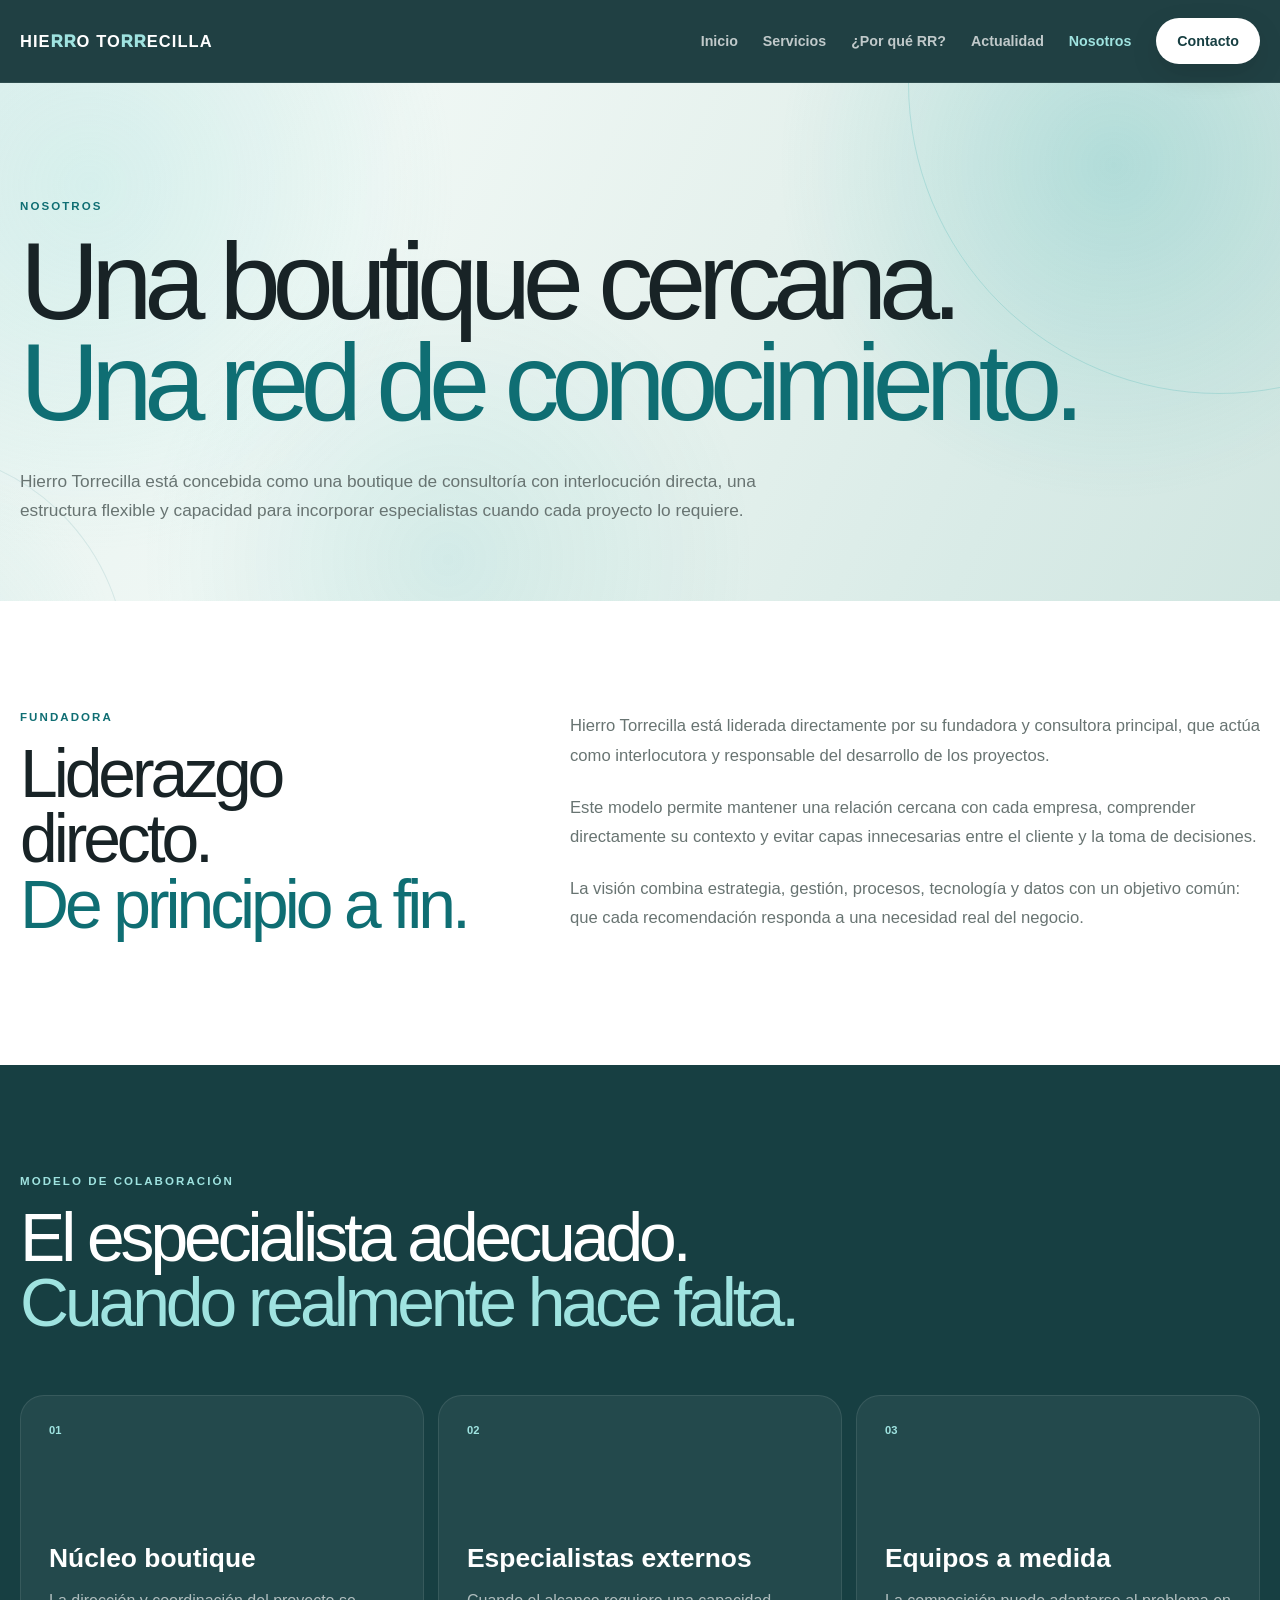
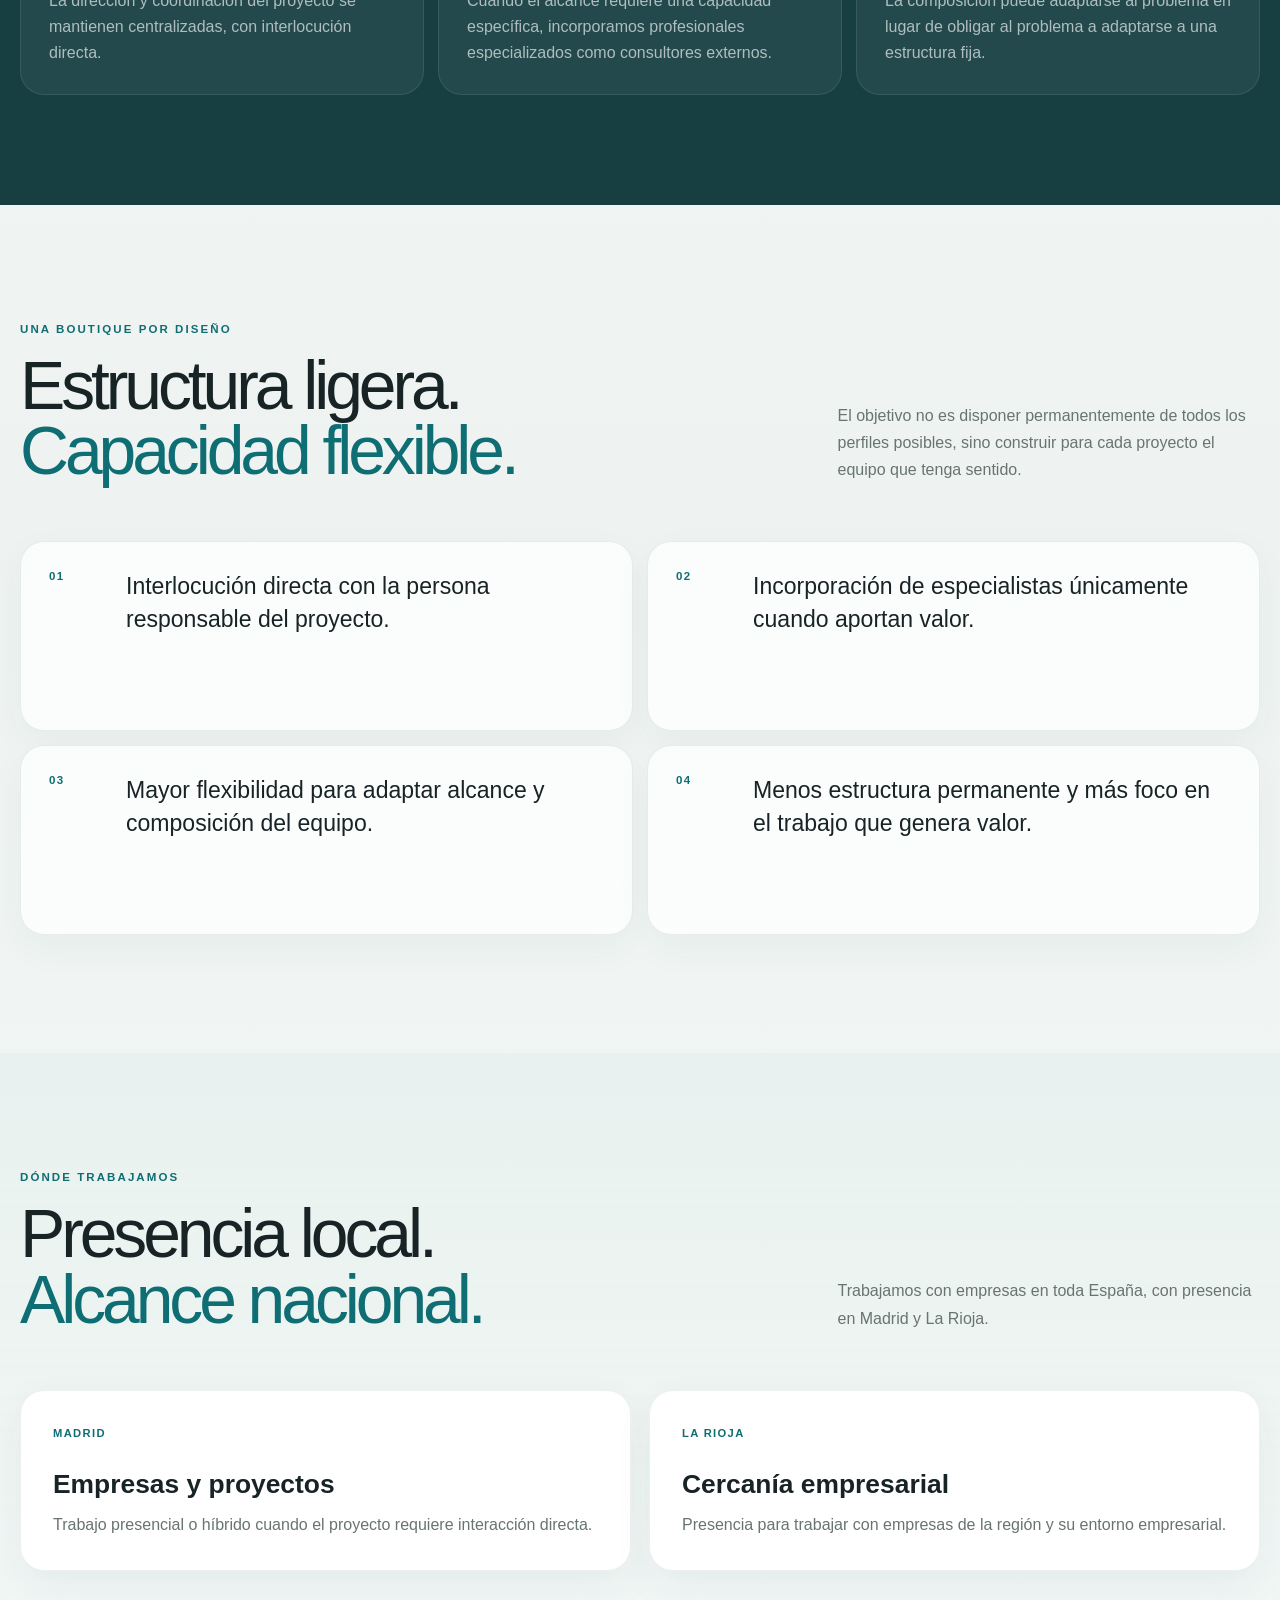
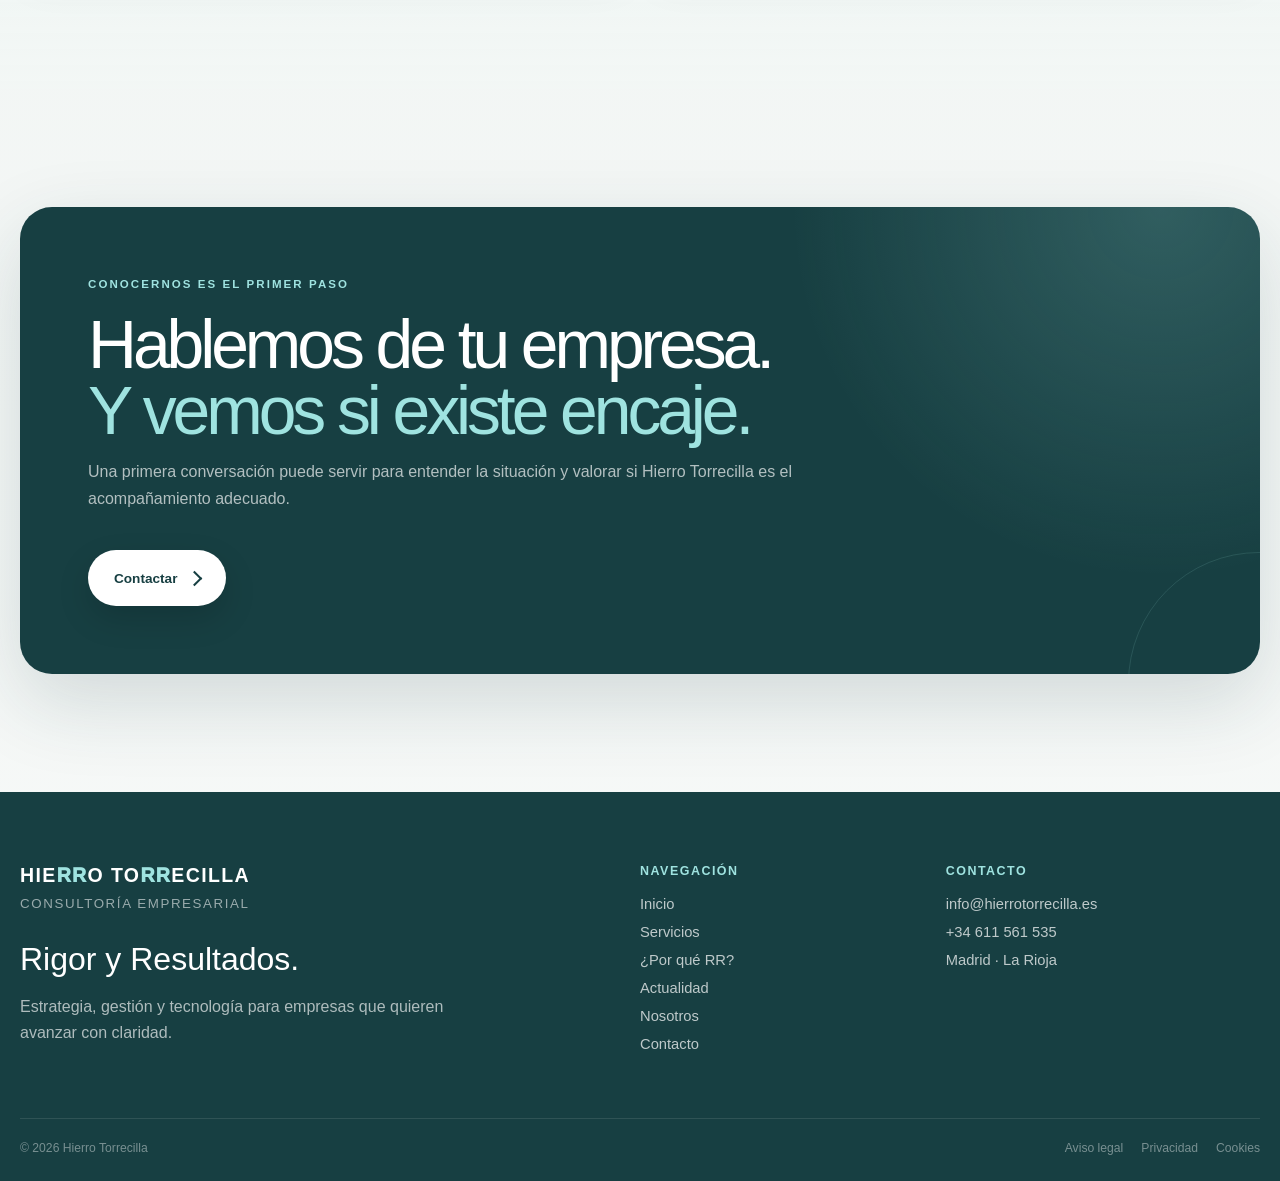
<file: metodologia/index.html>
<!DOCTYPE html>

<html lang="es">

<head>

  <meta charset="UTF-8">

  <meta
    name="viewport"
    content="width=device-width, initial-scale=1.0"
  >

  <title>
    Nosotros | Hierro Torrecilla
  </title>

  <meta
    name="description"
    content="Conoce el modelo de Hierro Torrecilla, boutique de consultoría empresarial liderada directamente por su fundadora y apoyada por especialistas externos cuando cada proyecto lo requiere."
  >

  <link
    rel="canonical"
    href="https://hierrotorrecilla.es/nosotros/"
  >

  <link
    rel="stylesheet"
    href="../assets/css/hierro-torrecilla.css"
  >

</head>


<body>


<header class="ht-header">

  <div class="ht-shell ht-nav">

    <a
      href="../"
      class="ht-brand"
    >
      HIE<span class="rr-special">RR</span>O
      TO<span class="rr-special">RR</span>ECILLA
    </a>


    <nav class="ht-menu">

      <a href="../">
        Inicio
      </a>

      <a href="../servicios/">
        Servicios
      </a>

      <a href="../por-que-rr/">
        ¿Por qué RR?
      </a>

      <a href="../actualidad/">
        Actualidad
      </a>

      <a
        href="./"
        class="active"
      >
        Nosotros
      </a>

      <a
        href="../contacto/"
        class="ht-menu-contact"
      >
        Contacto
      </a>

    </nav>


    <button
      class="ht-menu-toggle"
      id="htMenuToggle"
      aria-label="Abrir menú"
      aria-expanded="false"
      aria-controls="htMobileMenu"
    >
      <span></span>
    </button>

  </div>

</header>



<nav
  class="ht-mobile-menu"
  id="htMobileMenu"
>

  <a href="../">Inicio</a>
  <a href="../servicios/">Servicios</a>
  <a href="../por-que-rr/">¿Por qué RR?</a>
  <a href="../actualidad/">Actualidad</a>
  <a href="./">Nosotros</a>
  <a href="../contacto/">Contacto</a>

</nav>



<main>


<section class="ht-page-hero">

  <div class="ht-shell">

    <p
      class="ht-kicker"
      data-reveal
    >
      Nosotros
    </p>

    <h1
      class="ht-display"
      data-reveal
      data-delay="1"
    >

      Una boutique cercana.

      <span>
        Una red de conocimiento.
      </span>

    </h1>

    <p
      class="ht-page-hero__lead"
      data-reveal
      data-delay="2"
    >

      Hierro Torrecilla está concebida como una boutique
      de consultoría con interlocución directa,
      una estructura flexible y capacidad para incorporar
      especialistas cuando cada proyecto lo requiere.

    </p>

  </div>

</section>



<!-- FUNDADORA -->

<section class="ht-firm-intro">

  <div class="ht-shell ht-firm-intro__grid">


    <div data-reveal="left">

      <p class="ht-kicker">
        Fundadora
      </p>

      <h2 class="ht-section-title">

        Liderazgo directo.

        <span>
          De principio a fin.
        </span>

      </h2>

    </div>


    <div
      class="ht-firm-intro__copy"
      data-reveal="right"
    >

      <p>

        Hierro Torrecilla está liderada directamente
        por su fundadora y consultora principal,
        que actúa como interlocutora y responsable
        del desarrollo de los proyectos.

      </p>

      <p>

        Este modelo permite mantener una relación
        cercana con cada empresa, comprender directamente
        su contexto y evitar capas innecesarias
        entre el cliente y la toma de decisiones.

      </p>

      <p>

        La visión combina estrategia, gestión,
        procesos, tecnología y datos con un objetivo
        común: que cada recomendación responda
        a una necesidad real del negocio.

      </p>

    </div>

  </div>

</section>



<!-- RED DE ESPECIALISTAS -->

<section class="ht-firm-manifesto">

  <div class="ht-shell">

    <p
      class="ht-kicker"
      data-reveal
    >
      Modelo de colaboración
    </p>

    <h2
      class="ht-section-title"
      data-reveal
      data-delay="1"
    >

      El especialista adecuado.

      <span>
        Cuando realmente hace falta.
      </span>

    </h2>


    <div class="ht-principle-grid">

      <article
        class="ht-principle-card"
        data-reveal
      >

        <span>01</span>

        <h3>
          Núcleo boutique
        </h3>

        <p>

          La dirección y coordinación del proyecto
          se mantienen centralizadas,
          con interlocución directa.

        </p>

      </article>


      <article
        class="ht-principle-card"
        data-reveal
        data-delay="1"
      >

        <span>02</span>

        <h3>
          Especialistas externos
        </h3>

        <p>

          Cuando el alcance requiere una capacidad
          específica, incorporamos profesionales
          especializados como consultores externos.

        </p>

      </article>


      <article
        class="ht-principle-card"
        data-reveal
        data-delay="2"
      >

        <span>03</span>

        <h3>
          Equipos a medida
        </h3>

        <p>

          La composición puede adaptarse
          al problema en lugar de obligar
          al problema a adaptarse a una estructura fija.

        </p>

      </article>

    </div>

  </div>

</section>



<!-- POR QUÉ ESTE MODELO -->

<section class="ht-section">

  <div class="ht-shell">

    <div class="ht-section-head">

      <div data-reveal="left">

        <p class="ht-kicker">
          Una boutique por diseño
        </p>

        <h2 class="ht-section-title">

          Estructura ligera.

          <span>
            Capacidad flexible.
          </span>

        </h2>

      </div>

      <p data-reveal="right">

        El objetivo no es disponer permanentemente
        de todos los perfiles posibles,
        sino construir para cada proyecto
        el equipo que tenga sentido.

      </p>

    </div>


    <div class="ht-problem-grid">

      <article
        class="ht-problem-card"
        data-reveal
      >

        <span class="ht-problem-card__num">
          01
        </span>

        <p>
          Interlocución directa con la persona responsable del proyecto.
        </p>

      </article>


      <article
        class="ht-problem-card"
        data-reveal
        data-delay="1"
      >

        <span class="ht-problem-card__num">
          02
        </span>

        <p>
          Incorporación de especialistas únicamente cuando aportan valor.
        </p>

      </article>


      <article
        class="ht-problem-card"
        data-reveal
      >

        <span class="ht-problem-card__num">
          03
        </span>

        <p>
          Mayor flexibilidad para adaptar alcance y composición del equipo.
        </p>

      </article>


      <article
        class="ht-problem-card"
        data-reveal
        data-delay="1"
      >

        <span class="ht-problem-card__num">
          04
        </span>

        <p>
          Menos estructura permanente y más foco en el trabajo que genera valor.
        </p>

      </article>

    </div>

  </div>

</section>



<!-- PRESENCIA -->

<section class="ht-section ht-section--soft">

  <div class="ht-shell">

    <div class="ht-section-head">

      <div data-reveal="left">

        <p class="ht-kicker">
          Dónde trabajamos
        </p>

        <h2 class="ht-section-title">

          Presencia local.

          <span>
            Alcance nacional.
          </span>

        </h2>

      </div>

      <p data-reveal="right">

        Trabajamos con empresas en toda España,
        con presencia en Madrid y La Rioja.

      </p>

    </div>


    <div class="ht-presence">

      <article
        class="ht-presence-card"
        data-reveal
      >

        <span>
          Madrid
        </span>

        <h3>
          Empresas y proyectos
        </h3>

        <p>

          Trabajo presencial o híbrido
          cuando el proyecto requiere
          interacción directa.

        </p>

      </article>


      <article
        class="ht-presence-card"
        data-reveal
        data-delay="1"
      >

        <span>
          La Rioja
        </span>

        <h3>
          Cercanía empresarial
        </h3>

        <p>

          Presencia para trabajar
          con empresas de la región
          y su entorno empresarial.

        </p>

      </article>

    </div>

  </div>

</section>



<section class="ht-section">

  <div class="ht-shell">

    <div
      class="ht-impact-box"
      data-reveal
    >

      <p class="ht-kicker">
        Conocernos es el primer paso
      </p>

      <h2 class="ht-section-title">

        Hablemos de tu empresa.

        <span>
          Y vemos si existe encaje.
        </span>

      </h2>

      <p>

        Una primera conversación puede servir
        para entender la situación y valorar
        si Hierro Torrecilla es el acompañamiento adecuado.

      </p>

      <div class="ht-actions">

        <a
          href="../contacto/"
          class="ht-btn ht-btn-primary"
        >
          Contactar
        </a>

      </div>

    </div>

  </div>

</section>


</main>



<footer class="ht-footer">

  <div class="ht-shell">

    <div class="ht-footer-grid">

      <div class="ht-footer-brand">

        <a
          href="../"
          class="ht-footer-logo"
        >
          HIE<span class="rr">RR</span>O
          TO<span class="rr">RR</span>ECILLA
        </a>

        <small>
          Consultoría Empresarial
        </small>

        <h3>
          Rigor y Resultados.
        </h3>

        <p>
          Estrategia, gestión y tecnología
          para empresas que quieren avanzar
          con claridad.
        </p>

      </div>


      <div class="ht-footer-col">

        <strong>Navegación</strong>

        <a href="../">Inicio</a>
        <a href="../servicios/">Servicios</a>
        <a href="../por-que-rr/">¿Por qué RR?</a>
        <a href="../actualidad/">Actualidad</a>
        <a href="./">Nosotros</a>
        <a href="../contacto/">Contacto</a>

      </div>


      <div class="ht-footer-col">

        <strong>Contacto</strong>

        <a href="mailto:info@hierrotorrecilla.es">
          info@hierrotorrecilla.es
        </a>

        <a href="tel:+34611561535">
          +34 611 561 535
        </a>

        <p>
          Madrid · La Rioja
        </p>

      </div>

    </div>


    <div class="ht-footer-bottom">

      <span>
        ©
        <span id="htCurrentYear">2026</span>
        Hierro Torrecilla
      </span>

      <div class="ht-footer-legal">

        <a href="../aviso-legal/">
          Aviso legal
        </a>

        <a href="../privacidad/">
          Privacidad
        </a>

        <a href="../cookies/">
          Cookies
        </a>

      </div>

    </div>

  </div>

</footer>


<button
  type="button"
  class="ht-backtotop"
  id="htBackToTop"
  aria-label="Volver arriba"
>
  ↑
</button>


<script src="../assets/js/main.js"></script>


</body>

</html>
</file>
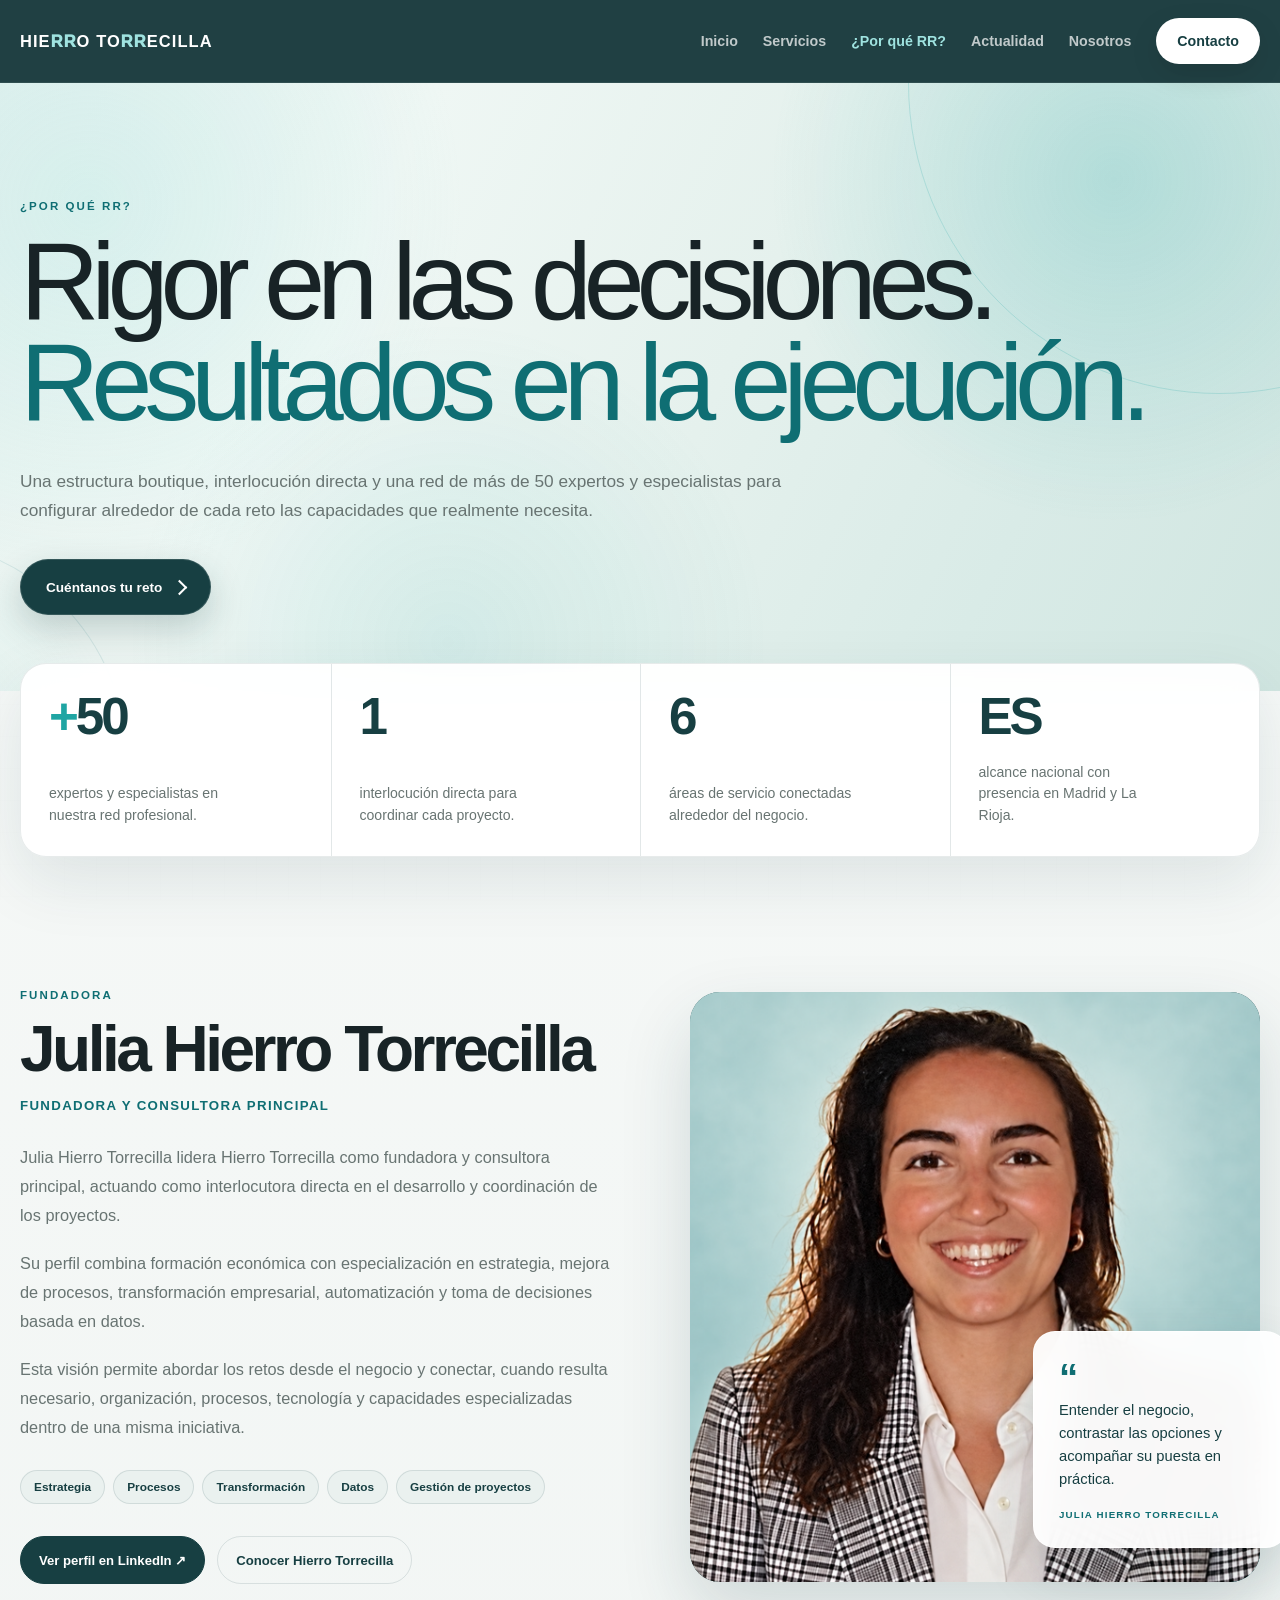
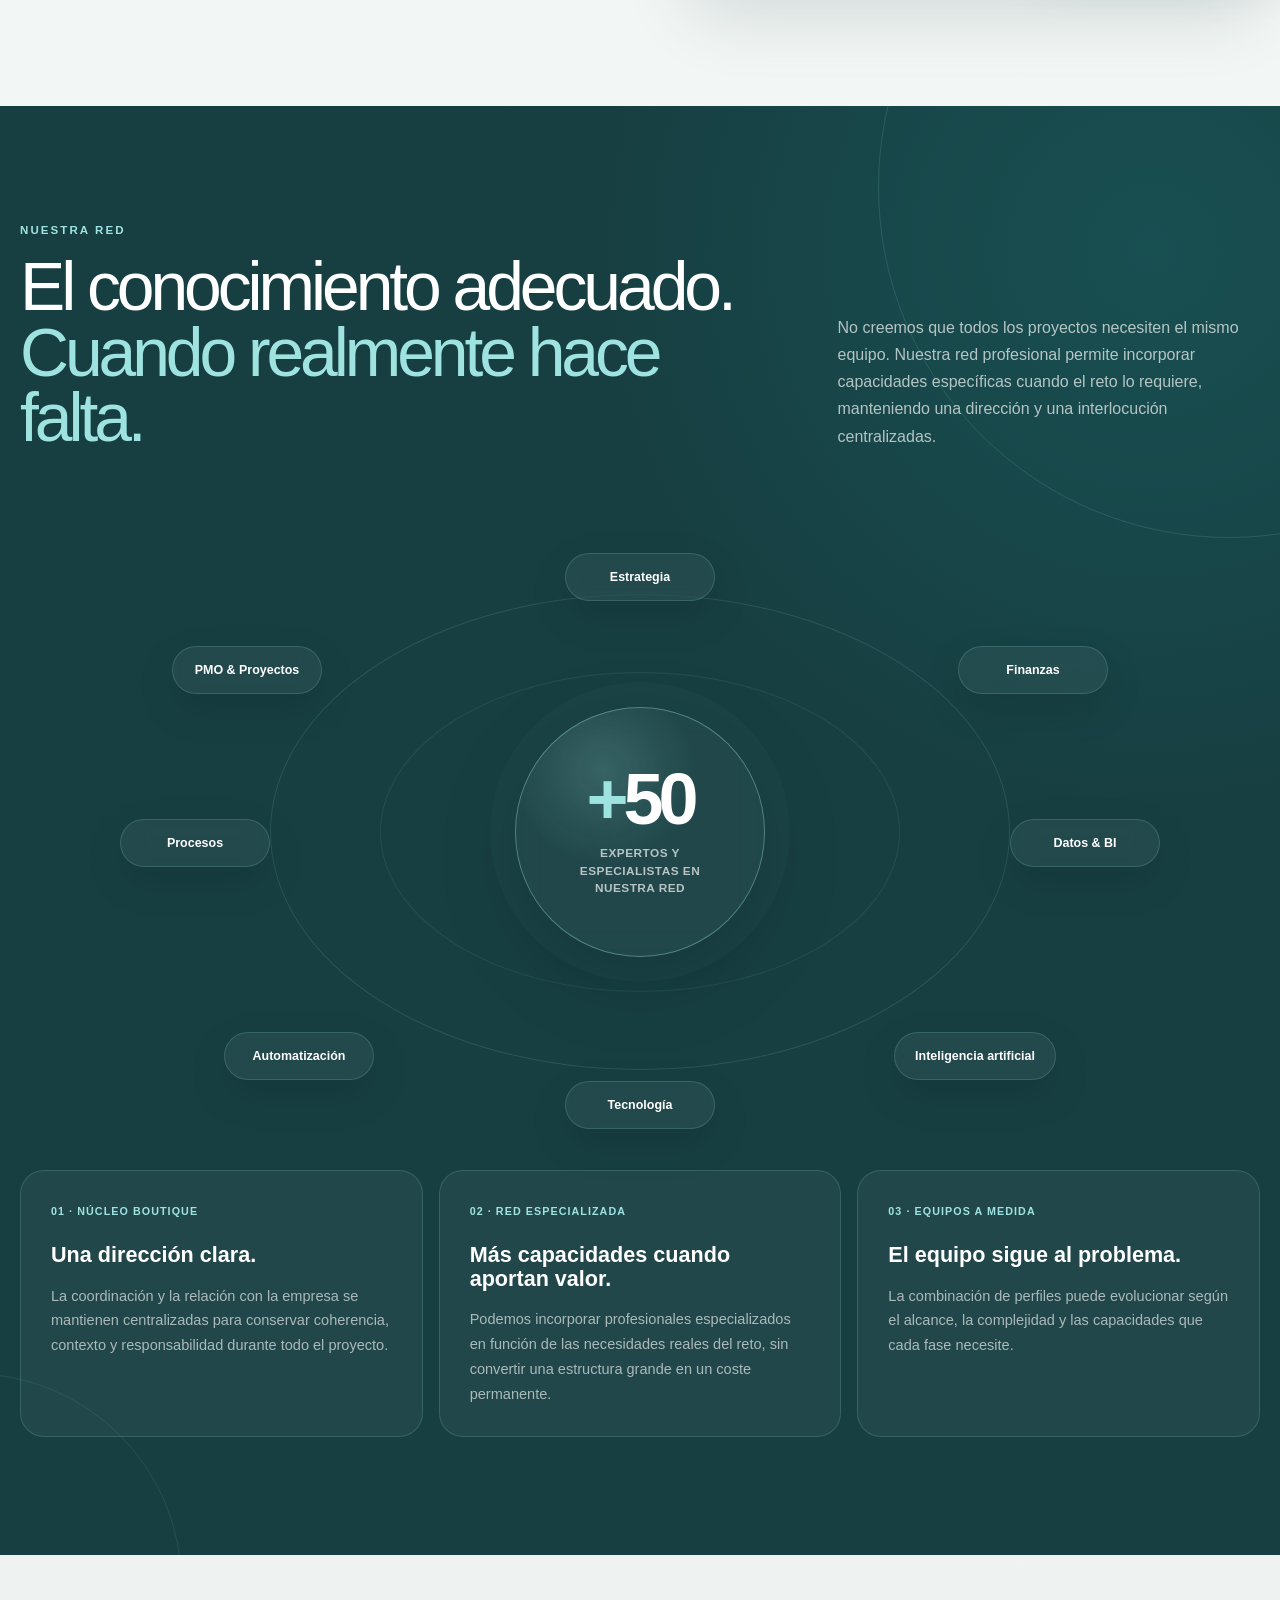
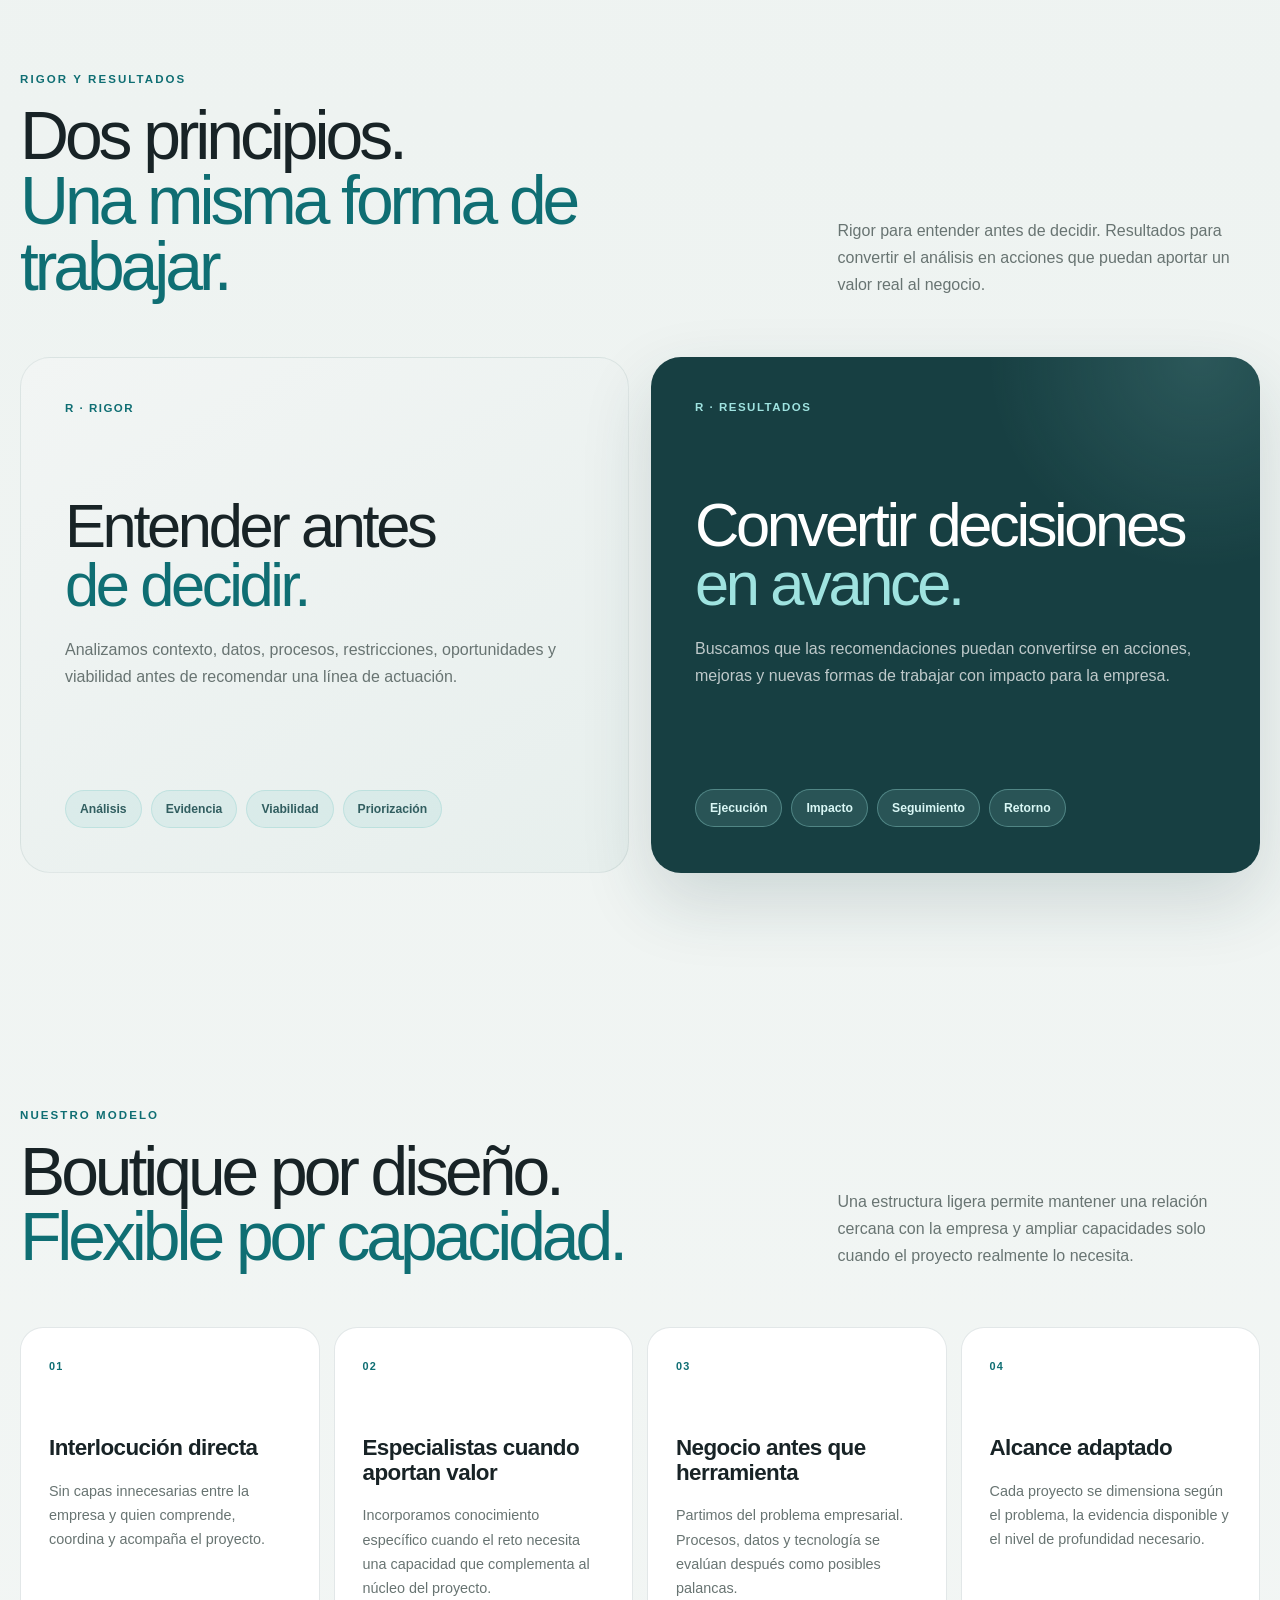
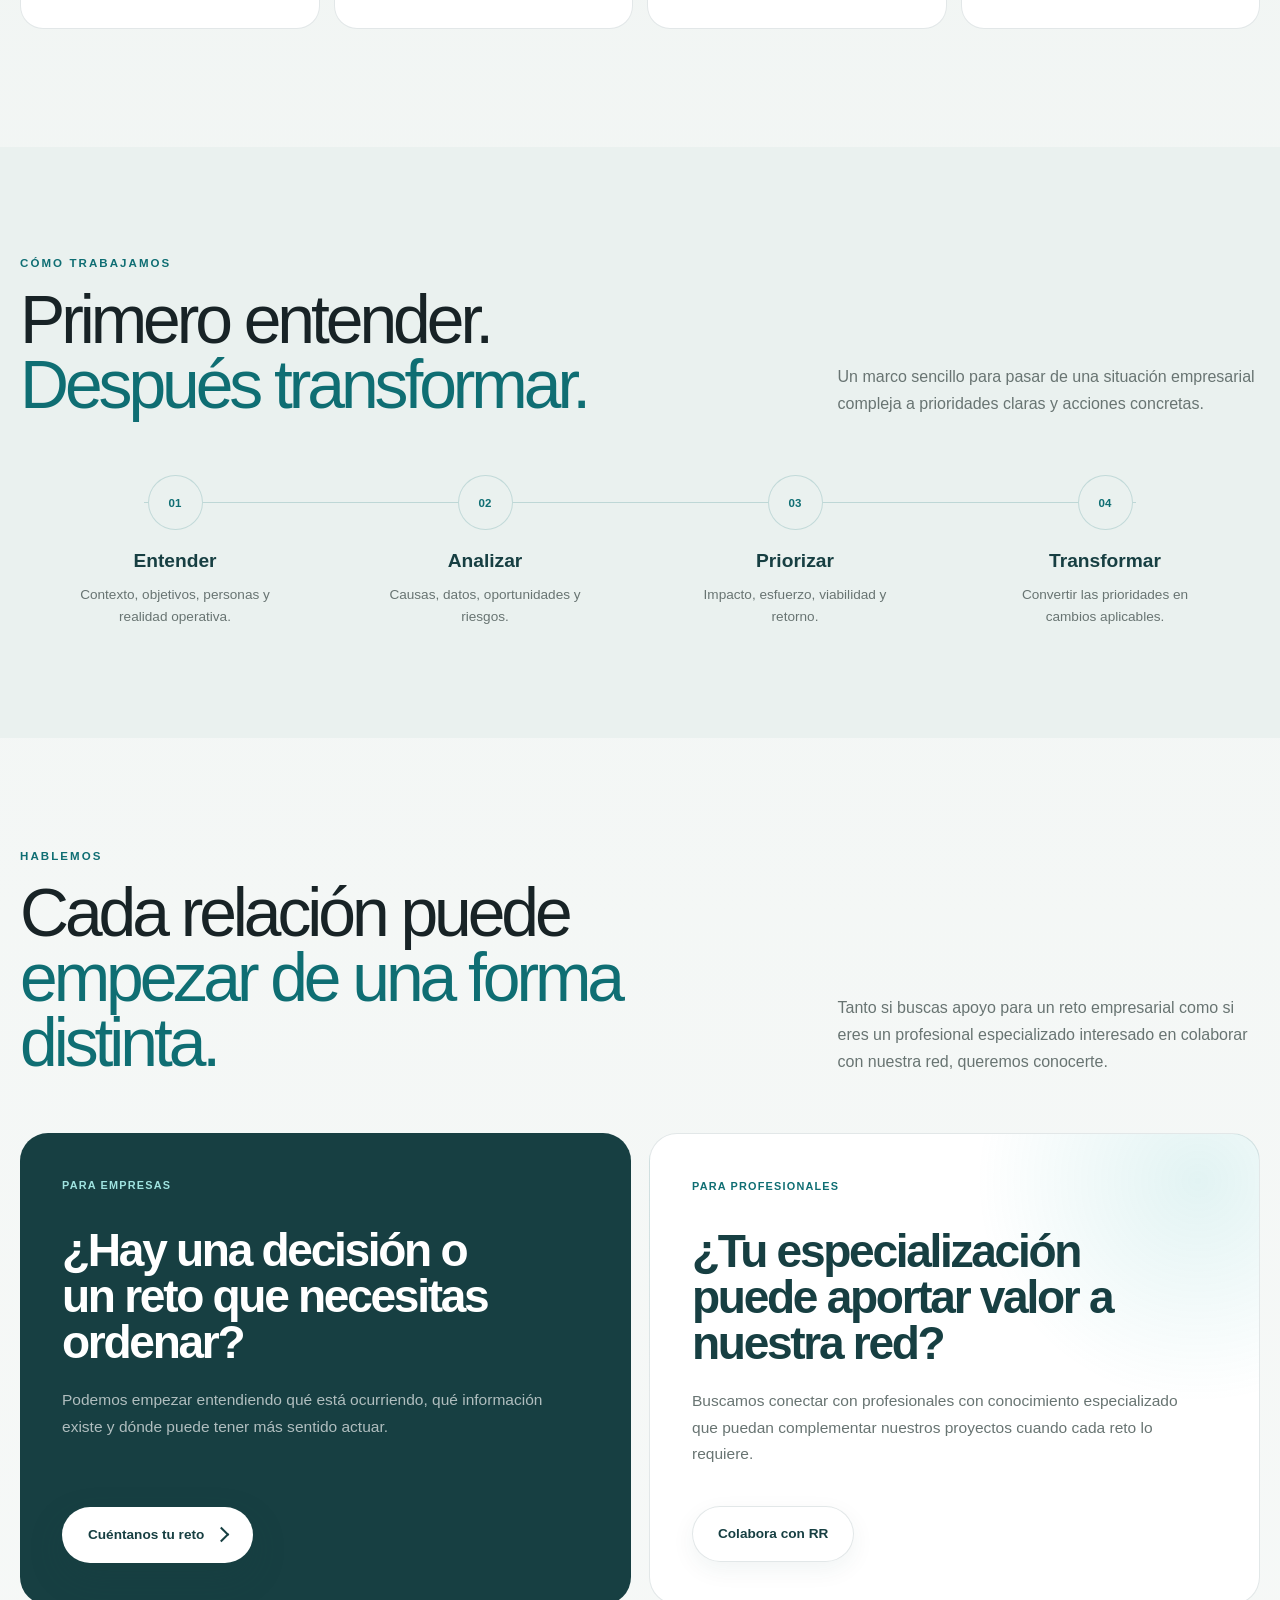
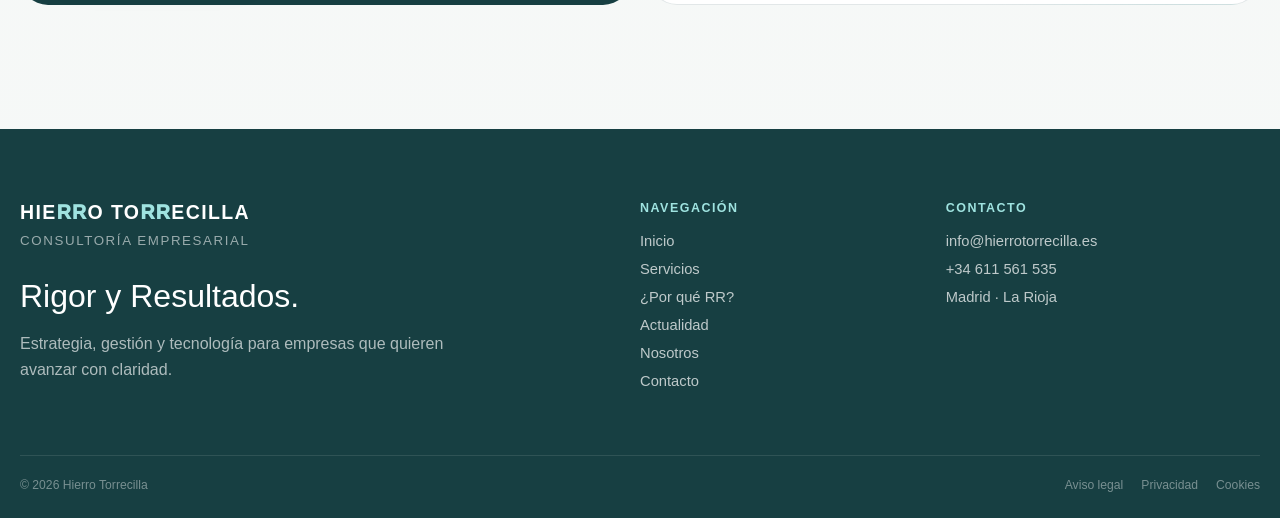
<file: por-que-rr/index.html>
<!DOCTYPE html>

<html lang="es">

<head>

  <meta charset="UTF-8">

  <meta
    name="viewport"
    content="width=device-width, initial-scale=1.0"
  >

  <title>
    ¿Por qué RR? | Hierro Torrecilla
  </title>

  <meta
    name="description"
    content="Conoce el modelo de Hierro Torrecilla: Rigor y Resultados, interlocución directa, equipos a medida y una red de más de 50 expertos y especialistas."
  >

  <link
    rel="canonical"
    href="https://hierrotorrecilla.es/por-que-rr/"
  >

  <link
    rel="stylesheet"
    href="../assets/css/hierro-torrecilla.css"
  >


  <style>

    .ht-rr-page {
      overflow: hidden;
    }


    /* HERO */

    .ht-rr-hero {
      position: relative;
    }

    .ht-rr-hero__actions {
      display: flex;
      flex-wrap: wrap;
      align-items: center;
      gap: 14px;
      margin-top: 34px;
    }


    /* DATOS CLAVE */

    .ht-rr-stats {
      position: relative;
      z-index: 3;
      margin-top: -28px;
      padding-bottom: 104px;
    }

    .ht-rr-stats__grid {
      display: grid;
      grid-template-columns: repeat(4, 1fr);
      overflow: hidden;
      border: 1px solid rgba(23, 63, 66, .10);
      border-radius: 26px;
      background: rgba(255,255,255,.95);
      box-shadow: 0 24px 65px rgba(23,63,66,.10);
      backdrop-filter: blur(18px);
      -webkit-backdrop-filter: blur(18px);
    }

    .ht-rr-stat {
      position: relative;
      min-height: 158px;
      padding: 30px 28px;
      display: flex;
      flex-direction: column;
      justify-content: space-between;
    }

    .ht-rr-stat + .ht-rr-stat {
      border-left: 1px solid var(--ht-line);
    }

    .ht-rr-stat strong {
      color: var(--ht-dark);
      font-size: clamp(2.3rem, 4vw, 4.2rem);
      line-height: .9;
      letter-spacing: -.06em;
    }

    .ht-rr-stat strong span {
      color: var(--ht-teal);
    }

    .ht-rr-stat p {
      max-width: 195px;
      margin: 22px 0 0;
      color: var(--ht-muted);
      font-size: .88rem;
      line-height: 1.5;
    }


    /* FUNDADORA */

    .ht-founder-section {
      padding: 28px 0 122px;
    }

    .ht-founder {
      display: grid;
      grid-template-columns: minmax(0, 1.02fr) minmax(390px, .98fr);
      gap: 76px;
      align-items: center;
    }

    .ht-founder__content {
      max-width: 690px;
    }

    .ht-founder__name {
      margin: 14px 0 0;
      color: var(--ht-ink);
      font-size: clamp(2.8rem, 5vw, 5rem);
      line-height: .96;
      letter-spacing: -.055em;
    }

    .ht-founder__role {
      margin: 18px 0 0;
      color: var(--ht-teal-dark);
      font-size: .83rem;
      font-weight: 900;
      letter-spacing: .1em;
      text-transform: uppercase;
    }

    .ht-founder__bio {
      margin-top: 30px;
    }

    .ht-founder__bio p {
      margin: 0 0 19px;
      color: var(--ht-muted);
      font-size: 1.02rem;
      line-height: 1.78;
    }

    .ht-founder__skills {
      display: flex;
      flex-wrap: wrap;
      gap: 8px;
      margin-top: 28px;
    }

    .ht-founder__skill {
      padding: 9px 13px;
      border: 1px solid var(--ht-line);
      border-radius: 999px;
      background: var(--ht-bg-soft);
      color: var(--ht-dark);
      font-size: .74rem;
      font-weight: 800;
    }

    .ht-founder__links {
      display: flex;
      flex-wrap: wrap;
      gap: 12px;
      margin-top: 32px;
    }

    .ht-founder-link {
      display: inline-flex;
      align-items: center;
      justify-content: center;
      gap: 9px;
      min-height: 48px;
      padding: 0 18px;
      border: 1px solid var(--ht-line);
      border-radius: 999px;
      color: var(--ht-dark);
      font-size: .82rem;
      font-weight: 850;
      text-decoration: none;
      transition:
        background .2s ease,
        color .2s ease,
        border-color .2s ease,
        transform .2s ease;
    }

    .ht-founder-link:hover {
      background: var(--ht-dark);
      border-color: var(--ht-dark);
      color: #FFFFFF;
      transform: translateY(-2px);
    }

    .ht-founder-link--primary {
      background: var(--ht-dark);
      border-color: var(--ht-dark);
      color: #FFFFFF;
    }

    .ht-founder-link--primary:hover {
      background: var(--ht-dark-hover);
      border-color: var(--ht-dark-hover);
    }


    /* FOTO */

    .ht-founder__visual {
      position: relative;
    }

    .ht-founder__photo {
      position: relative;
      min-height: 590px;
      overflow: hidden;
      border-radius: 30px;
      background:
        radial-gradient(
          circle at 20% 15%,
          rgba(159,227,224,.32),
          transparent 30%
        ),
        linear-gradient(
          145deg,
          #214D50 0%,
          #173F42 55%,
          #0F6E73 100%
        );
      box-shadow: 0 30px 70px rgba(23,63,66,.16);
    }

    .ht-founder__photo::before {
      content: "";
      position: absolute;
      width: 330px;
      height: 330px;
      right: -150px;
      top: -130px;
      border: 1px solid rgba(159,227,224,.24);
      border-radius: 50%;
      z-index: 1;
    }

    .ht-founder__photo img {
      position: absolute;
      inset: 0;
      z-index: 2;
      width: 100%;
      height: 100%;
      object-fit: cover;
      object-position: center top;
    }


    /* CITA SOBRE FOTO */

    .ht-founder__quote {
      position: absolute;
      right: -28px;
      bottom: 34px;
      z-index: 5;
      width: 255px;
      padding: 27px 25px;
      border: 1px solid rgba(255,255,255,.7);
      border-radius: 22px;
      background: rgba(255,255,255,.95);
      box-shadow: 0 22px 55px rgba(23,63,66,.16);
      backdrop-filter: blur(15px);
      -webkit-backdrop-filter: blur(15px);
    }

    .ht-founder__quote-mark {
      display: block;
      height: 26px;
      color: var(--ht-teal-dark);
      font-size: 2.4rem;
      font-weight: 900;
      line-height: 1;
    }

    .ht-founder__quote p {
      margin: 14px 0 0;
      color: var(--ht-dark);
      font-size: .92rem;
      line-height: 1.55;
    }

    .ht-founder__quote small {
      display: block;
      margin-top: 18px;
      color: var(--ht-teal-dark);
      font-size: .61rem;
      font-weight: 900;
      letter-spacing: .12em;
      text-transform: uppercase;
    }


    /* RED DE EXPERTOS */

    .ht-experts-section {
      position: relative;
      padding: 118px 0;
      overflow: hidden;
      background:
        radial-gradient(
          circle at 90% 10%,
          rgba(31,165,163,.16),
          transparent 32%
        ),
        var(--ht-dark);
    }

    .ht-experts-section::before {
      content: "";
      position: absolute;
      width: 700px;
      height: 700px;
      right: -300px;
      top: -270px;
      border: 1px solid rgba(159,227,224,.14);
      border-radius: 50%;
    }

    .ht-experts-section::after {
      content: "";
      position: absolute;
      width: 420px;
      height: 420px;
      left: -240px;
      bottom: -240px;
      border: 1px solid rgba(159,227,224,.10);
      border-radius: 50%;
    }

    .ht-experts-section .ht-shell {
      position: relative;
      z-index: 2;
    }

    .ht-experts-section .ht-kicker {
      color: var(--ht-mint);
    }

    .ht-experts-section .ht-section-title {
      color: #FFFFFF;
    }

    .ht-experts-section .ht-section-title span {
      color: var(--ht-mint);
    }

    .ht-experts-section .ht-section-head > p {
      color: rgba(255,255,255,.68);
    }


    /* RED VISUAL */

    .ht-expert-network {
      position: relative;
      min-height: 620px;
      max-width: 1040px;
      margin: 72px auto 0;
    }

    .ht-expert-network::before {
      content: "";
      position: absolute;
      inset: 72px 150px;
      border: 1px solid rgba(159,227,224,.13);
      border-radius: 50%;
    }

    .ht-expert-network::after {
      content: "";
      position: absolute;
      inset: 150px 260px;
      border: 1px solid rgba(159,227,224,.09);
      border-radius: 50%;
    }

    .ht-network-core {
      position: absolute;
      top: 50%;
      left: 50%;
      z-index: 4;
      width: 250px;
      height: 250px;
      transform: translate(-50%, -50%);
      display: flex;
      flex-direction: column;
      align-items: center;
      justify-content: center;
      border: 1px solid rgba(159,227,224,.38);
      border-radius: 50%;
      background:
        radial-gradient(
          circle at 35% 25%,
          rgba(159,227,224,.18),
          transparent 38%
        ),
        rgba(255,255,255,.045);
      box-shadow:
        0 0 0 25px rgba(159,227,224,.025),
        0 24px 80px rgba(0,0,0,.20);
      backdrop-filter: blur(12px);
    }

    .ht-network-core strong {
      color: #FFFFFF;
      font-size: 4.5rem;
      line-height: .9;
      letter-spacing: -.07em;
    }

    .ht-network-core strong span {
      color: var(--ht-mint);
    }

    .ht-network-core p {
      max-width: 150px;
      margin: 14px 0 0;
      color: rgba(255,255,255,.68);
      text-align: center;
      font-size: .74rem;
      font-weight: 800;
      line-height: 1.45;
      letter-spacing: .04em;
      text-transform: uppercase;
    }

    .ht-network-node {
      position: absolute;
      z-index: 3;
      min-width: 150px;
      padding: 16px 20px;
      border: 1px solid rgba(159,227,224,.18);
      border-radius: 999px;
      background: rgba(255,255,255,.055);
      color: #FFFFFF;
      text-align: center;
      font-size: .78rem;
      font-weight: 850;
      box-shadow: 0 15px 40px rgba(0,0,0,.12);
      backdrop-filter: blur(12px);
      transition:
        background .22s ease,
        border-color .22s ease,
        transform .22s ease;
    }

    .ht-network-node:hover {
      background: rgba(159,227,224,.13);
      border-color: rgba(159,227,224,.40);
      transform: translateY(-4px);
    }

    .ht-node-1 {
      top: 5%;
      left: 50%;
      transform: translateX(-50%);
    }

    .ht-node-1:hover {
      transform: translateX(-50%) translateY(-4px);
    }

    .ht-node-2 {
      top: 20%;
      right: 5%;
    }

    .ht-node-3 {
      top: 48%;
      right: 0;
    }

    .ht-node-4 {
      right: 10%;
      bottom: 10%;
    }

    .ht-node-5 {
      bottom: 2%;
      left: 50%;
      transform: translateX(-50%);
    }

    .ht-node-5:hover {
      transform: translateX(-50%) translateY(-4px);
    }

    .ht-node-6 {
      left: 10%;
      bottom: 10%;
    }

    .ht-node-7 {
      top: 48%;
      left: 0;
    }

    .ht-node-8 {
      top: 20%;
      left: 5%;
    }


    /* PILARES */

    .ht-network-pillars {
      display: grid;
      grid-template-columns: repeat(3, 1fr);
      gap: 16px;
      margin-top: 28px;
    }

    .ht-network-pillar {
      min-height: 210px;
      padding: 30px;
      border: 1px solid rgba(159,227,224,.17);
      border-radius: 24px;
      background: rgba(255,255,255,.045);
    }

    .ht-network-pillar span {
      color: var(--ht-mint);
      font-size: .67rem;
      font-weight: 900;
      letter-spacing: .1em;
      text-transform: uppercase;
    }

    .ht-network-pillar h3 {
      margin: 24px 0 0;
      color: #FFFFFF;
      font-size: 1.35rem;
      line-height: 1.1;
    }

    .ht-network-pillar p {
      margin: 17px 0 0;
      color: rgba(255,255,255,.62);
      font-size: .91rem;
      line-height: 1.7;
    }


    /* RIGOR Y RESULTADOS */

    .ht-rr-values {
      padding: 118px 0;
    }


    /* MODELO BOUTIQUE */

    .ht-boutique-section {
      padding: 118px 0;
    }

    .ht-boutique-grid {
      display: grid;
      grid-template-columns: repeat(4, 1fr);
      gap: 14px;
      margin-top: 52px;
    }

    .ht-boutique-card {
      position: relative;
      min-height: 280px;
      padding: 28px;
      overflow: hidden;
      border: 1px solid var(--ht-line);
      border-radius: 23px;
      background: #FFFFFF;
      transition:
        transform .23s ease,
        box-shadow .23s ease,
        border-color .23s ease;
    }

    .ht-boutique-card:hover {
      transform: translateY(-5px);
      border-color: rgba(31,165,163,.28);
      box-shadow: 0 22px 48px rgba(23,63,66,.08);
    }

    .ht-boutique-card__num {
      color: var(--ht-teal-dark);
      font-size: .68rem;
      font-weight: 900;
      letter-spacing: .1em;
    }

    .ht-boutique-card h3 {
      margin: 62px 0 0;
      color: var(--ht-ink);
      font-size: 1.4rem;
      line-height: 1.1;
      letter-spacing: -.025em;
    }

    .ht-boutique-card p {
      margin: 18px 0 0;
      color: var(--ht-muted);
      font-size: .9rem;
      line-height: 1.68;
    }


    /* METODOLOGÍA */

    .ht-rr-method {
      padding: 110px 0;
      background: var(--ht-bg-soft);
    }

    .ht-rr-method__flow {
      position: relative;
      display: grid;
      grid-template-columns: repeat(4, 1fr);
      margin-top: 56px;
    }

    .ht-rr-method__flow::before {
      content: "";
      position: absolute;
      top: 27px;
      left: 10%;
      right: 10%;
      height: 1px;
      background: rgba(15,110,115,.20);
    }

    .ht-rr-method-step {
      position: relative;
      z-index: 2;
      padding: 0 22px;
      text-align: center;
    }

    .ht-rr-method-step__number {
      width: 55px;
      height: 55px;
      margin: 0 auto;
      display: flex;
      align-items: center;
      justify-content: center;
      border: 1px solid rgba(15,110,115,.18);
      border-radius: 50%;
      background: var(--ht-bg-soft);
      color: var(--ht-teal-dark);
      font-size: .72rem;
      font-weight: 900;
    }

    .ht-rr-method-step h3 {
      margin: 20px 0 0;
      color: var(--ht-dark);
      font-size: 1.2rem;
    }

    .ht-rr-method-step p {
      max-width: 210px;
      margin: 12px auto 0;
      color: var(--ht-muted);
      font-size: .85rem;
      line-height: 1.6;
    }


    /* CLIENTES + COLABORADORES */

    .ht-dual-cta {
      padding: 112px 0 124px;
    }

    .ht-dual-cta__grid {
      display: grid;
      grid-template-columns: repeat(2, 1fr);
      gap: 18px;
      margin-top: 50px;
    }

    .ht-dual-card {
      min-height: 370px;
      padding: 42px;
      display: flex;
      flex-direction: column;
      justify-content: space-between;
      border-radius: 28px;
    }

    .ht-dual-card--client {
      background: var(--ht-dark);
    }

    .ht-dual-card--expert {
      border: 1px solid var(--ht-line);
      background:
        radial-gradient(
          circle at 90% 10%,
          rgba(31,165,163,.13),
          transparent 32%
        ),
        #FFFFFF;
    }

    .ht-dual-card__label {
      font-size: .68rem;
      font-weight: 900;
      letter-spacing: .11em;
      text-transform: uppercase;
    }

    .ht-dual-card--client .ht-dual-card__label {
      color: var(--ht-mint);
    }

    .ht-dual-card--expert .ht-dual-card__label {
      color: var(--ht-teal-dark);
    }

    .ht-dual-card h3 {
      max-width: 460px;
      margin: 34px 0 0;
      font-size: clamp(2rem, 3.6vw, 3.4rem);
      line-height: 1;
      letter-spacing: -.05em;
    }

    .ht-dual-card--client h3 {
      color: #FFFFFF;
    }

    .ht-dual-card--expert h3 {
      color: var(--ht-dark);
    }

    .ht-dual-card p {
      max-width: 500px;
      margin: 22px 0 0;
      font-size: .97rem;
      line-height: 1.7;
    }

    .ht-dual-card--client p {
      color: rgba(255,255,255,.66);
    }

    .ht-dual-card--expert p {
      color: var(--ht-muted);
    }

    .ht-dual-card__action {
      margin-top: 38px;
    }

    .ht-dual-card--client .ht-btn-primary {
      background: #FFFFFF;
      color: var(--ht-dark);
    }


    /* RESPONSIVE */

    @media (max-width: 1050px) {

      .ht-rr-stats__grid {
        grid-template-columns: repeat(2, 1fr);
      }

      .ht-rr-stat:nth-child(3) {
        border-left: 0;
        border-top: 1px solid var(--ht-line);
      }

      .ht-rr-stat:nth-child(4) {
        border-top: 1px solid var(--ht-line);
      }

      .ht-founder {
        grid-template-columns: 1fr 1fr;
        gap: 48px;
      }

      .ht-founder__photo {
        min-height: 520px;
      }

      .ht-boutique-grid {
        grid-template-columns: repeat(2, 1fr);
      }

    }


    @media (max-width: 820px) {

      .ht-founder {
        grid-template-columns: 1fr;
      }

      .ht-founder__content {
        order: 1;
      }

      .ht-founder__visual {
        order: 2;
        max-width: 620px;
      }

      .ht-founder__photo {
        min-height: 650px;
      }

      .ht-founder__quote {
        right: 22px;
      }

      .ht-expert-network {
        min-height: auto;
        display: grid;
        grid-template-columns: repeat(2, 1fr);
        gap: 10px;
        margin-top: 48px;
      }

      .ht-expert-network::before,
      .ht-expert-network::after {
        display: none;
      }

      .ht-network-core {
        position: relative;
        top: auto;
        left: auto;
        transform: none;
        grid-column: 1 / -1;
        width: 220px;
        height: 220px;
        margin: 0 auto 25px;
      }

      .ht-network-node {
        position: static;
        min-width: 0;
        transform: none !important;
      }

      .ht-network-pillars {
        grid-template-columns: 1fr;
      }

      .ht-rr-method__flow {
        grid-template-columns: repeat(2, 1fr);
        gap: 36px 10px;
      }

      .ht-rr-method__flow::before {
        display: none;
      }

      .ht-dual-cta__grid {
        grid-template-columns: 1fr;
      }

    }


    @media (max-width: 760px) {

      .ht-rr-stats {
        margin-top: -18px;
        padding-bottom: 72px;
      }

      .ht-rr-stats__grid {
        grid-template-columns: 1fr 1fr;
        border-radius: 20px;
      }

      .ht-rr-stat {
        min-height: 135px;
        padding: 22px 18px;
      }

      .ht-rr-stat strong {
        font-size: 2.55rem;
      }

      .ht-rr-stat p {
        font-size: .78rem;
      }

      .ht-founder-section {
        padding: 18px 0 82px;
      }

      .ht-founder__photo {
        min-height: 500px;
        border-radius: 24px;
      }

      .ht-founder__quote {
        right: 16px;
        bottom: 18px;
        width: 220px;
        padding: 21px;
      }

      .ht-founder__name {
        font-size: 2.75rem;
      }

      .ht-experts-section {
        padding: 82px 0;
      }

      .ht-expert-network {
        grid-template-columns: 1fr 1fr;
      }

      .ht-network-node {
        padding: 13px 10px;
        font-size: .69rem;
      }

      .ht-network-core {
        width: 190px;
        height: 190px;
      }

      .ht-network-core strong {
        font-size: 3.7rem;
      }

      .ht-network-pillars {
        margin-top: 22px;
      }

      .ht-network-pillar {
        min-height: 0;
        padding: 25px;
      }

      .ht-boutique-section {
        padding: 82px 0;
      }

      .ht-boutique-grid {
        grid-template-columns: 1fr;
        margin-top: 36px;
      }

      .ht-boutique-card {
        min-height: 230px;
      }

      .ht-boutique-card h3 {
        margin-top: 42px;
      }

      .ht-rr-method {
        padding: 82px 0;
      }

      .ht-rr-method__flow {
        grid-template-columns: 1fr 1fr;
        margin-top: 42px;
      }

      .ht-rr-method-step {
        padding: 0 8px;
      }

      .ht-dual-cta {
        padding: 82px 0 90px;
      }

      .ht-dual-cta__grid {
        margin-top: 36px;
      }

      .ht-dual-card {
        min-height: 335px;
        padding: 30px 25px;
        border-radius: 23px;
      }

    }


    @media (max-width: 430px) {

      .ht-rr-stats__grid {
        grid-template-columns: 1fr;
      }

      .ht-rr-stat + .ht-rr-stat,
      .ht-rr-stat:nth-child(3),
      .ht-rr-stat:nth-child(4) {
        border-left: 0;
        border-top: 1px solid var(--ht-line);
      }

      .ht-rr-stat {
        min-height: 118px;
      }

      .ht-founder__photo {
        min-height: 430px;
      }

      .ht-founder__quote {
        position: relative;
        right: auto;
        bottom: auto;
        width: auto;
        margin: -55px 18px 0;
      }

      .ht-expert-network {
        grid-template-columns: 1fr;
      }

      .ht-network-core {
        grid-column: auto;
      }

      .ht-rr-method__flow {
        grid-template-columns: 1fr;
        gap: 30px;
      }

    }

  </style>

</head>


<body>


<header class="ht-header">

  <div class="ht-shell ht-nav">

    <a
      href="../"
      class="ht-brand"
      aria-label="Hierro Torrecilla - Inicio"
    >
      HIE<span class="rr-special">RR</span>O
      TO<span class="rr-special">RR</span>ECILLA
    </a>


    <nav
      class="ht-menu"
      aria-label="Navegación principal"
    >

      <a href="../">
        Inicio
      </a>

      <a href="../servicios/">
        Servicios
      </a>

      <a
        href="./"
        class="active"
      >
        ¿Por qué RR?
      </a>

      <a href="../actualidad/">
        Actualidad
      </a>

      <a href="../nosotros/">
        Nosotros
      </a>

      <a
        href="../contacto/"
        class="ht-menu-contact"
      >
        Contacto
      </a>

    </nav>


    <button
      type="button"
      class="ht-menu-toggle"
      id="htMenuToggle"
      aria-label="Abrir menú"
      aria-expanded="false"
      aria-controls="htMobileMenu"
    >
      <span></span>
    </button>

  </div>

</header>



<nav
  class="ht-mobile-menu"
  id="htMobileMenu"
  aria-label="Navegación móvil"
>

  <a href="../">Inicio</a>
  <a href="../servicios/">Servicios</a>
  <a href="./">¿Por qué RR?</a>
  <a href="../actualidad/">Actualidad</a>
  <a href="../nosotros/">Nosotros</a>
  <a href="../contacto/">Contacto</a>

</nav>



<main class="ht-rr-page">


<!-- HERO -->

<section class="ht-page-hero ht-rr-hero">

  <div class="ht-shell">

    <p
      class="ht-kicker"
      data-reveal
    >
      ¿Por qué RR?
    </p>

    <h1
      class="ht-display"
      data-reveal
      data-delay="1"
    >

      Rigor en las decisiones.

      <span>
        Resultados en la ejecución.
      </span>

    </h1>

    <p
      class="ht-page-hero__lead"
      data-reveal
      data-delay="2"
    >

      Una estructura boutique, interlocución directa
      y una red de más de 50 expertos y especialistas
      para configurar alrededor de cada reto
      las capacidades que realmente necesita.

    </p>

    <div
      class="ht-rr-hero__actions"
      data-reveal
      data-delay="3"
    >

      <a
        href="../contacto/"
        class="ht-btn ht-btn-primary"
      >
        Cuéntanos tu reto
      </a>

    </div>

  </div>

</section>



<!-- DATOS CLAVE -->

<section class="ht-rr-stats">

  <div class="ht-shell">

    <div
      class="ht-rr-stats__grid"
      data-reveal
    >

      <article class="ht-rr-stat">

        <strong>
          <span>+</span>50
        </strong>

        <p>
          expertos y especialistas
          en nuestra red profesional.
        </p>

      </article>


      <article class="ht-rr-stat">

        <strong>
          1
        </strong>

        <p>
          interlocución directa
          para coordinar cada proyecto.
        </p>

      </article>


      <article class="ht-rr-stat">

        <strong>
          6
        </strong>

        <p>
          áreas de servicio conectadas
          alrededor del negocio.
        </p>

      </article>


      <article class="ht-rr-stat">

        <strong>
          ES
        </strong>

        <p>
          alcance nacional con presencia
          en Madrid y La Rioja.
        </p>

      </article>

    </div>

  </div>

</section>



<!-- FUNDADORA -->

<section class="ht-founder-section">

  <div class="ht-shell">

    <div class="ht-founder">


      <div
        class="ht-founder__content"
        data-reveal="left"
      >

        <p class="ht-kicker">
          Fundadora
        </p>

        <h2 class="ht-founder__name">
          Julia Hierro Torrecilla
        </h2>

        <p class="ht-founder__role">
          Fundadora y Consultora Principal
        </p>


        <div class="ht-founder__bio">

          <p>

            Julia Hierro Torrecilla lidera Hierro Torrecilla
            como fundadora y consultora principal,
            actuando como interlocutora directa
            en el desarrollo y coordinación de los proyectos.

          </p>

          <p>

            Su perfil combina formación económica
            con especialización en estrategia,
            mejora de procesos, transformación empresarial,
            automatización y toma de decisiones basada en datos.

          </p>

          <p>

            Esta visión permite abordar los retos desde el negocio
            y conectar, cuando resulta necesario,
            organización, procesos, tecnología y capacidades
            especializadas dentro de una misma iniciativa.

          </p>

        </div>


        <div class="ht-founder__skills">

          <span class="ht-founder__skill">
            Estrategia
          </span>

          <span class="ht-founder__skill">
            Procesos
          </span>

          <span class="ht-founder__skill">
            Transformación
          </span>

          <span class="ht-founder__skill">
            Datos
          </span>

          <span class="ht-founder__skill">
            Gestión de proyectos
          </span>

        </div>


        <div class="ht-founder__links">

          <a
            href="https://www.linkedin.com/in/julia-hierro-torrecilla2001008"
            target="_blank"
            rel="noopener noreferrer"
            class="ht-founder-link ht-founder-link--primary"
          >
            Ver perfil en LinkedIn ↗
          </a>

          <a
            href="../nosotros/"
            class="ht-founder-link"
          >
            Conocer Hierro Torrecilla
          </a>

        </div>

      </div>



      <div
        class="ht-founder__visual"
        data-reveal="right"
      >

        <div class="ht-founder__photo">

          <img
            src="../assets/img/julia-hierro-torrecilla.png"
            alt="Julia Hierro Torrecilla, fundadora y consultora principal de Hierro Torrecilla"
            loading="lazy"
          >

        </div>


        <aside class="ht-founder__quote">

          <span class="ht-founder__quote-mark">
            “
          </span>

          <p>

            Entender el negocio,
            contrastar las opciones
            y acompañar su puesta en práctica.

          </p>

          <small>
            Julia Hierro Torrecilla
          </small>

        </aside>

      </div>


    </div>

  </div>

</section>



<!-- RED DE EXPERTOS -->

<section class="ht-experts-section">

  <div class="ht-shell">


    <div class="ht-section-head">

      <div data-reveal="left">

        <p class="ht-kicker">
          Nuestra red
        </p>

        <h2 class="ht-section-title">

          El conocimiento adecuado.

          <span>
            Cuando realmente hace falta.
          </span>

        </h2>

      </div>


      <p data-reveal="right">

        No creemos que todos los proyectos necesiten
        el mismo equipo. Nuestra red profesional permite
        incorporar capacidades específicas cuando el reto
        lo requiere, manteniendo una dirección
        y una interlocución centralizadas.

      </p>

    </div>



    <div
      class="ht-expert-network"
      data-reveal
    >

      <div class="ht-network-core">

        <strong>
          <span>+</span>50
        </strong>

        <p>
          expertos y especialistas
          en nuestra red
        </p>

      </div>


      <div class="ht-network-node ht-node-1">
        Estrategia
      </div>

      <div class="ht-network-node ht-node-2">
        Finanzas
      </div>

      <div class="ht-network-node ht-node-3">
        Datos &amp; BI
      </div>

      <div class="ht-network-node ht-node-4">
        Inteligencia artificial
      </div>

      <div class="ht-network-node ht-node-5">
        Tecnología
      </div>

      <div class="ht-network-node ht-node-6">
        Automatización
      </div>

      <div class="ht-network-node ht-node-7">
        Procesos
      </div>

      <div class="ht-network-node ht-node-8">
        PMO &amp; Proyectos
      </div>

    </div>



    <div class="ht-network-pillars">


      <article
        class="ht-network-pillar"
        data-reveal
      >

        <span>
          01 · Núcleo boutique
        </span>

        <h3>
          Una dirección clara.
        </h3>

        <p>

          La coordinación y la relación con la empresa
          se mantienen centralizadas para conservar
          coherencia, contexto y responsabilidad
          durante todo el proyecto.

        </p>

      </article>



      <article
        class="ht-network-pillar"
        data-reveal
        data-delay="1"
      >

        <span>
          02 · Red especializada
        </span>

        <h3>
          Más capacidades cuando aportan valor.
        </h3>

        <p>

          Podemos incorporar profesionales especializados
          en función de las necesidades reales del reto,
          sin convertir una estructura grande
          en un coste permanente.

        </p>

      </article>



      <article
        class="ht-network-pillar"
        data-reveal
        data-delay="2"
      >

        <span>
          03 · Equipos a medida
        </span>

        <h3>
          El equipo sigue al problema.
        </h3>

        <p>

          La combinación de perfiles puede evolucionar
          según el alcance, la complejidad
          y las capacidades que cada fase necesite.

        </p>

      </article>


    </div>


  </div>

</section>



<!-- RIGOR Y RESULTADOS -->

<section class="ht-section ht-rr-values">

  <div class="ht-shell">

    <div class="ht-section-head">

      <div data-reveal="left">

        <p class="ht-kicker">
          Rigor y Resultados
        </p>

        <h2 class="ht-section-title">

          Dos principios.

          <span>
            Una misma forma de trabajar.
          </span>

        </h2>

      </div>


      <p data-reveal="right">

        Rigor para entender antes de decidir.
        Resultados para convertir el análisis
        en acciones que puedan aportar
        un valor real al negocio.

      </p>

    </div>


    <div class="ht-approach-grid">


      <article
        class="ht-approach ht-approach--business"
        data-reveal
      >

        <span class="ht-approach__tag">
          R · Rigor
        </span>

        <h3>

          Entender antes

          <span>
            de decidir.
          </span>

        </h3>

        <p>

          Analizamos contexto, datos, procesos,
          restricciones, oportunidades y viabilidad
          antes de recomendar una línea de actuación.

        </p>

        <div class="ht-chip-row">

          <span class="ht-chip">Análisis</span>
          <span class="ht-chip">Evidencia</span>
          <span class="ht-chip">Viabilidad</span>
          <span class="ht-chip">Priorización</span>

        </div>

      </article>



      <article
        class="ht-approach ht-approach--hybrid"
        data-reveal
        data-delay="1"
      >

        <span class="ht-approach__tag">
          R · Resultados
        </span>

        <h3>

          Convertir decisiones

          <span>
            en avance.
          </span>

        </h3>

        <p>

          Buscamos que las recomendaciones
          puedan convertirse en acciones,
          mejoras y nuevas formas de trabajar
          con impacto para la empresa.

        </p>

        <div class="ht-chip-row">

          <span class="ht-chip">Ejecución</span>
          <span class="ht-chip">Impacto</span>
          <span class="ht-chip">Seguimiento</span>
          <span class="ht-chip">Retorno</span>

        </div>

      </article>


    </div>

  </div>

</section>



<!-- MODELO BOUTIQUE -->

<section class="ht-boutique-section">

  <div class="ht-shell">


    <div class="ht-section-head">

      <div data-reveal="left">

        <p class="ht-kicker">
          Nuestro modelo
        </p>

        <h2 class="ht-section-title">

          Boutique por diseño.

          <span>
            Flexible por capacidad.
          </span>

        </h2>

      </div>


      <p data-reveal="right">

        Una estructura ligera permite mantener
        una relación cercana con la empresa
        y ampliar capacidades solo cuando
        el proyecto realmente lo necesita.

      </p>

    </div>



    <div class="ht-boutique-grid">


      <article
        class="ht-boutique-card"
        data-reveal
      >

        <span class="ht-boutique-card__num">
          01
        </span>

        <h3>
          Interlocución directa
        </h3>

        <p>

          Sin capas innecesarias entre la empresa
          y quien comprende, coordina
          y acompaña el proyecto.

        </p>

      </article>



      <article
        class="ht-boutique-card"
        data-reveal
        data-delay="1"
      >

        <span class="ht-boutique-card__num">
          02
        </span>

        <h3>
          Especialistas cuando aportan valor
        </h3>

        <p>

          Incorporamos conocimiento específico
          cuando el reto necesita una capacidad
          que complementa al núcleo del proyecto.

        </p>

      </article>



      <article
        class="ht-boutique-card"
        data-reveal
        data-delay="2"
      >

        <span class="ht-boutique-card__num">
          03
        </span>

        <h3>
          Negocio antes que herramienta
        </h3>

        <p>

          Partimos del problema empresarial.
          Procesos, datos y tecnología
          se evalúan después como posibles palancas.

        </p>

      </article>



      <article
        class="ht-boutique-card"
        data-reveal
        data-delay="3"
      >

        <span class="ht-boutique-card__num">
          04
        </span>

        <h3>
          Alcance adaptado
        </h3>

        <p>

          Cada proyecto se dimensiona
          según el problema, la evidencia disponible
          y el nivel de profundidad necesario.

        </p>

      </article>


    </div>


  </div>

</section>



<!-- METODOLOGÍA -->

<section
  class="ht-rr-method"
  id="metodologia"
>

  <div class="ht-shell">


    <div class="ht-section-head">

      <div data-reveal="left">

        <p class="ht-kicker">
          Cómo trabajamos
        </p>

        <h2 class="ht-section-title">

          Primero entender.

          <span>
            Después transformar.
          </span>

        </h2>

      </div>


      <p data-reveal="right">

        Un marco sencillo para pasar
        de una situación empresarial compleja
        a prioridades claras y acciones concretas.

      </p>

    </div>



    <div class="ht-rr-method__flow">


      <article
        class="ht-rr-method-step"
        data-reveal
      >

        <div class="ht-rr-method-step__number">
          01
        </div>

        <h3>
          Entender
        </h3>

        <p>
          Contexto, objetivos,
          personas y realidad operativa.
        </p>

      </article>



      <article
        class="ht-rr-method-step"
        data-reveal
        data-delay="1"
      >

        <div class="ht-rr-method-step__number">
          02
        </div>

        <h3>
          Analizar
        </h3>

        <p>
          Causas, datos,
          oportunidades y riesgos.
        </p>

      </article>



      <article
        class="ht-rr-method-step"
        data-reveal
        data-delay="2"
      >

        <div class="ht-rr-method-step__number">
          03
        </div>

        <h3>
          Priorizar
        </h3>

        <p>
          Impacto, esfuerzo,
          viabilidad y retorno.
        </p>

      </article>



      <article
        class="ht-rr-method-step"
        data-reveal
        data-delay="3"
      >

        <div class="ht-rr-method-step__number">
          04
        </div>

        <h3>
          Transformar
        </h3>

        <p>
          Convertir las prioridades
          en cambios aplicables.
        </p>

      </article>


    </div>


  </div>

</section>



<!-- EMPRESAS + PROFESIONALES -->

<section class="ht-dual-cta">

  <div class="ht-shell">


    <div class="ht-section-head">

      <div data-reveal="left">

        <p class="ht-kicker">
          Hablemos
        </p>

        <h2 class="ht-section-title">

          Cada relación puede

          <span>
            empezar de una forma distinta.
          </span>

        </h2>

      </div>


      <p data-reveal="right">

        Tanto si buscas apoyo para un reto empresarial
        como si eres un profesional especializado
        interesado en colaborar con nuestra red,
        queremos conocerte.

      </p>

    </div>



    <div class="ht-dual-cta__grid">


      <article
        class="ht-dual-card ht-dual-card--client"
        data-reveal
      >

        <div>

          <span class="ht-dual-card__label">
            Para empresas
          </span>

          <h3>
            ¿Hay una decisión o un reto que necesitas ordenar?
          </h3>

          <p>

            Podemos empezar entendiendo qué está ocurriendo,
            qué información existe y dónde puede tener
            más sentido actuar.

          </p>

        </div>


        <div class="ht-dual-card__action">

          <a
            href="../contacto/"
            class="ht-btn ht-btn-primary"
          >
            Cuéntanos tu reto
          </a>

        </div>

      </article>



      <article
        class="ht-dual-card ht-dual-card--expert"
        data-reveal
        data-delay="1"
      >

        <div>

          <span class="ht-dual-card__label">
            Para profesionales
          </span>

          <h3>
            ¿Tu especialización puede aportar valor a nuestra red?
          </h3>

          <p>

            Buscamos conectar con profesionales
            con conocimiento especializado
            que puedan complementar nuestros proyectos
            cuando cada reto lo requiere.

          </p>

        </div>


        <div class="ht-dual-card__action">

          <a
            href="mailto:info@hierrotorrecilla.es?subject=Colaborar%20con%20Hierro%20Torrecilla"
            class="ht-btn ht-btn-secondary"
          >
            Colabora con RR
          </a>

        </div>

      </article>


    </div>


  </div>

</section>


</main>



<footer class="ht-footer">

  <div class="ht-shell">

    <div class="ht-footer-grid">


      <div class="ht-footer-brand">

        <a
          href="../"
          class="ht-footer-logo"
        >
          HIE<span class="rr">RR</span>O
          TO<span class="rr">RR</span>ECILLA
        </a>

        <small>
          Consultoría Empresarial
        </small>

        <h3>
          Rigor y Resultados.
        </h3>

        <p>
          Estrategia, gestión y tecnología
          para empresas que quieren avanzar
          con claridad.
        </p>

      </div>



      <div class="ht-footer-col">

        <strong>
          Navegación
        </strong>

        <a href="../">Inicio</a>
        <a href="../servicios/">Servicios</a>
        <a href="./">¿Por qué RR?</a>
        <a href="../actualidad/">Actualidad</a>
        <a href="../nosotros/">Nosotros</a>
        <a href="../contacto/">Contacto</a>

      </div>



      <div class="ht-footer-col">

        <strong>
          Contacto
        </strong>

        <a href="mailto:info@hierrotorrecilla.es">
          info@hierrotorrecilla.es
        </a>

        <a href="tel:+34611561535">
          +34 611 561 535
        </a>

        <p>
          Madrid · La Rioja
        </p>

      </div>


    </div>



    <div class="ht-footer-bottom">

      <span>
        ©
        <span id="htCurrentYear">2026</span>
        Hierro Torrecilla
      </span>


      <div class="ht-footer-legal">

        <a href="../aviso-legal/">
          Aviso legal
        </a>

        <a href="../privacidad/">
          Privacidad
        </a>

        <a href="../cookies/">
          Cookies
        </a>

      </div>

    </div>


  </div>

</footer>



<button
  type="button"
  class="ht-backtotop"
  id="htBackToTop"
  aria-label="Volver arriba"
>
  ↑
</button>



<script src="../assets/js/main.js"></script>


</body>

</html>
</file>
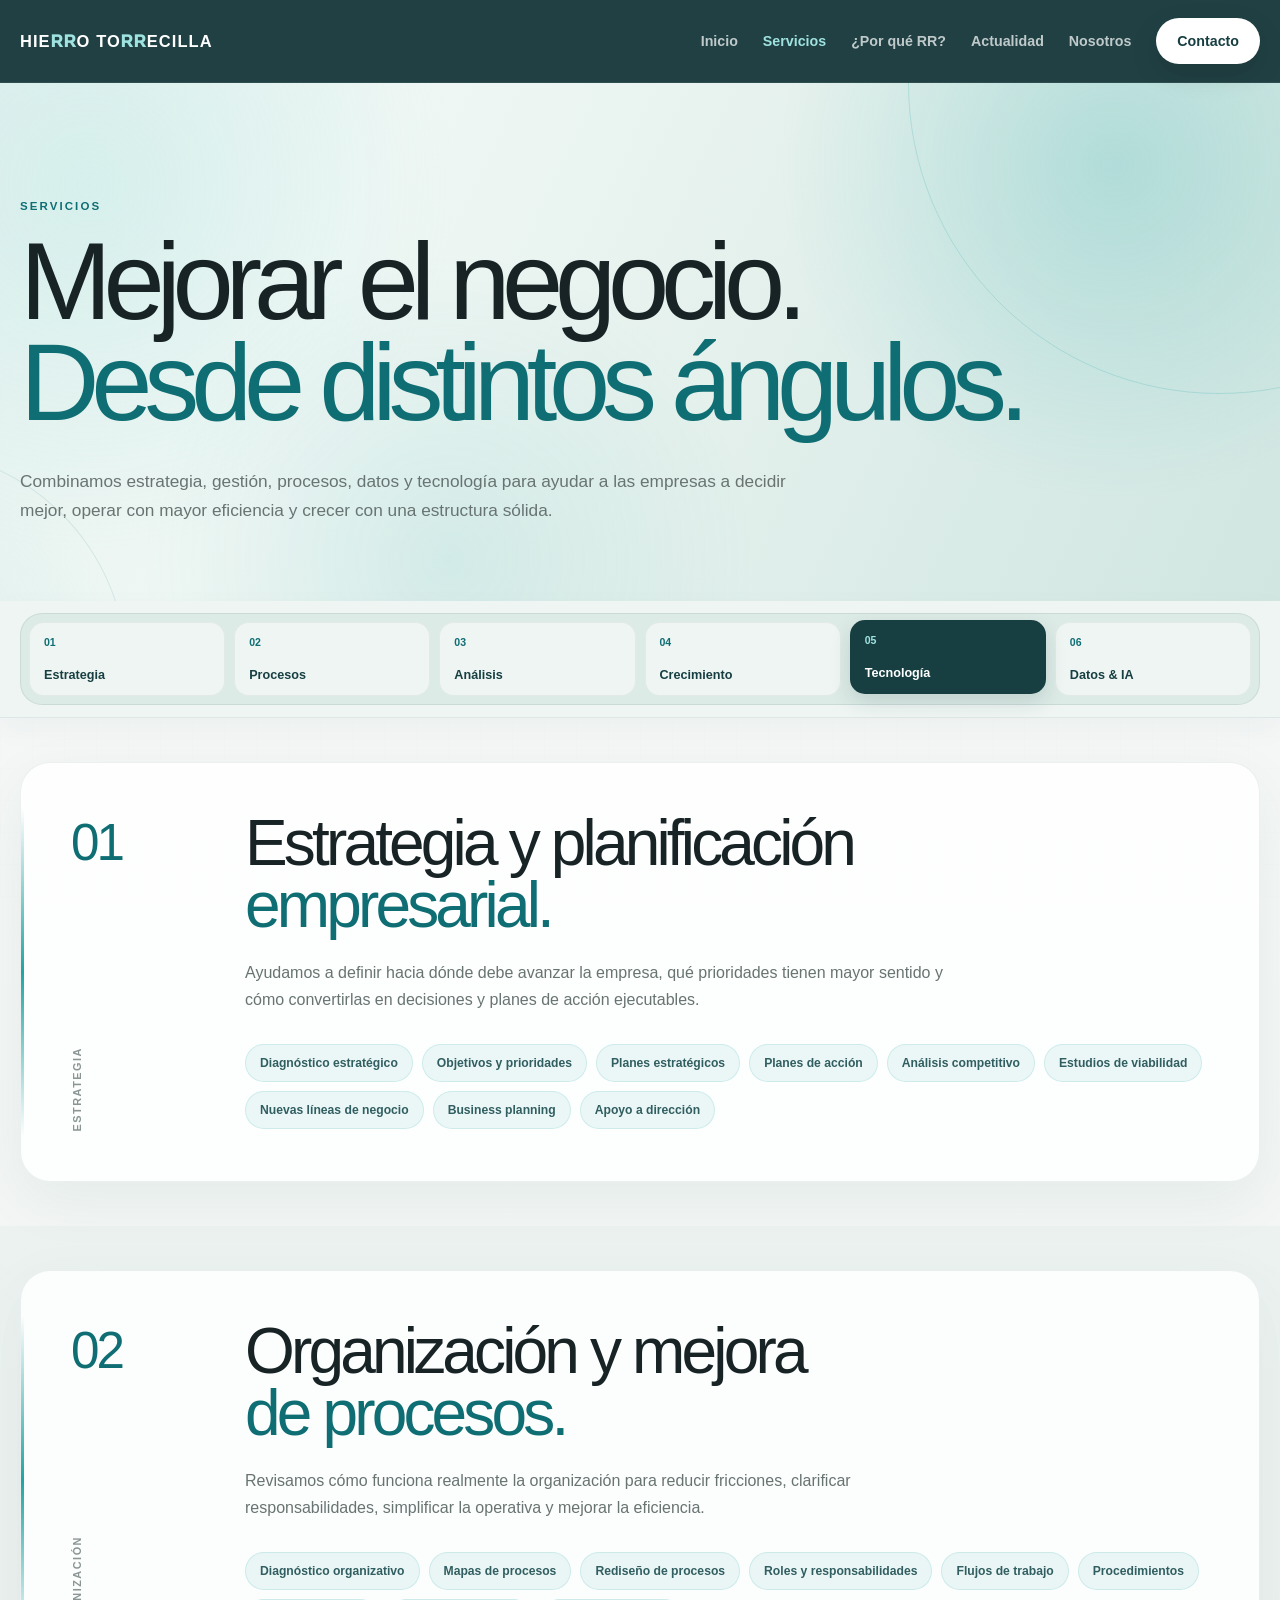
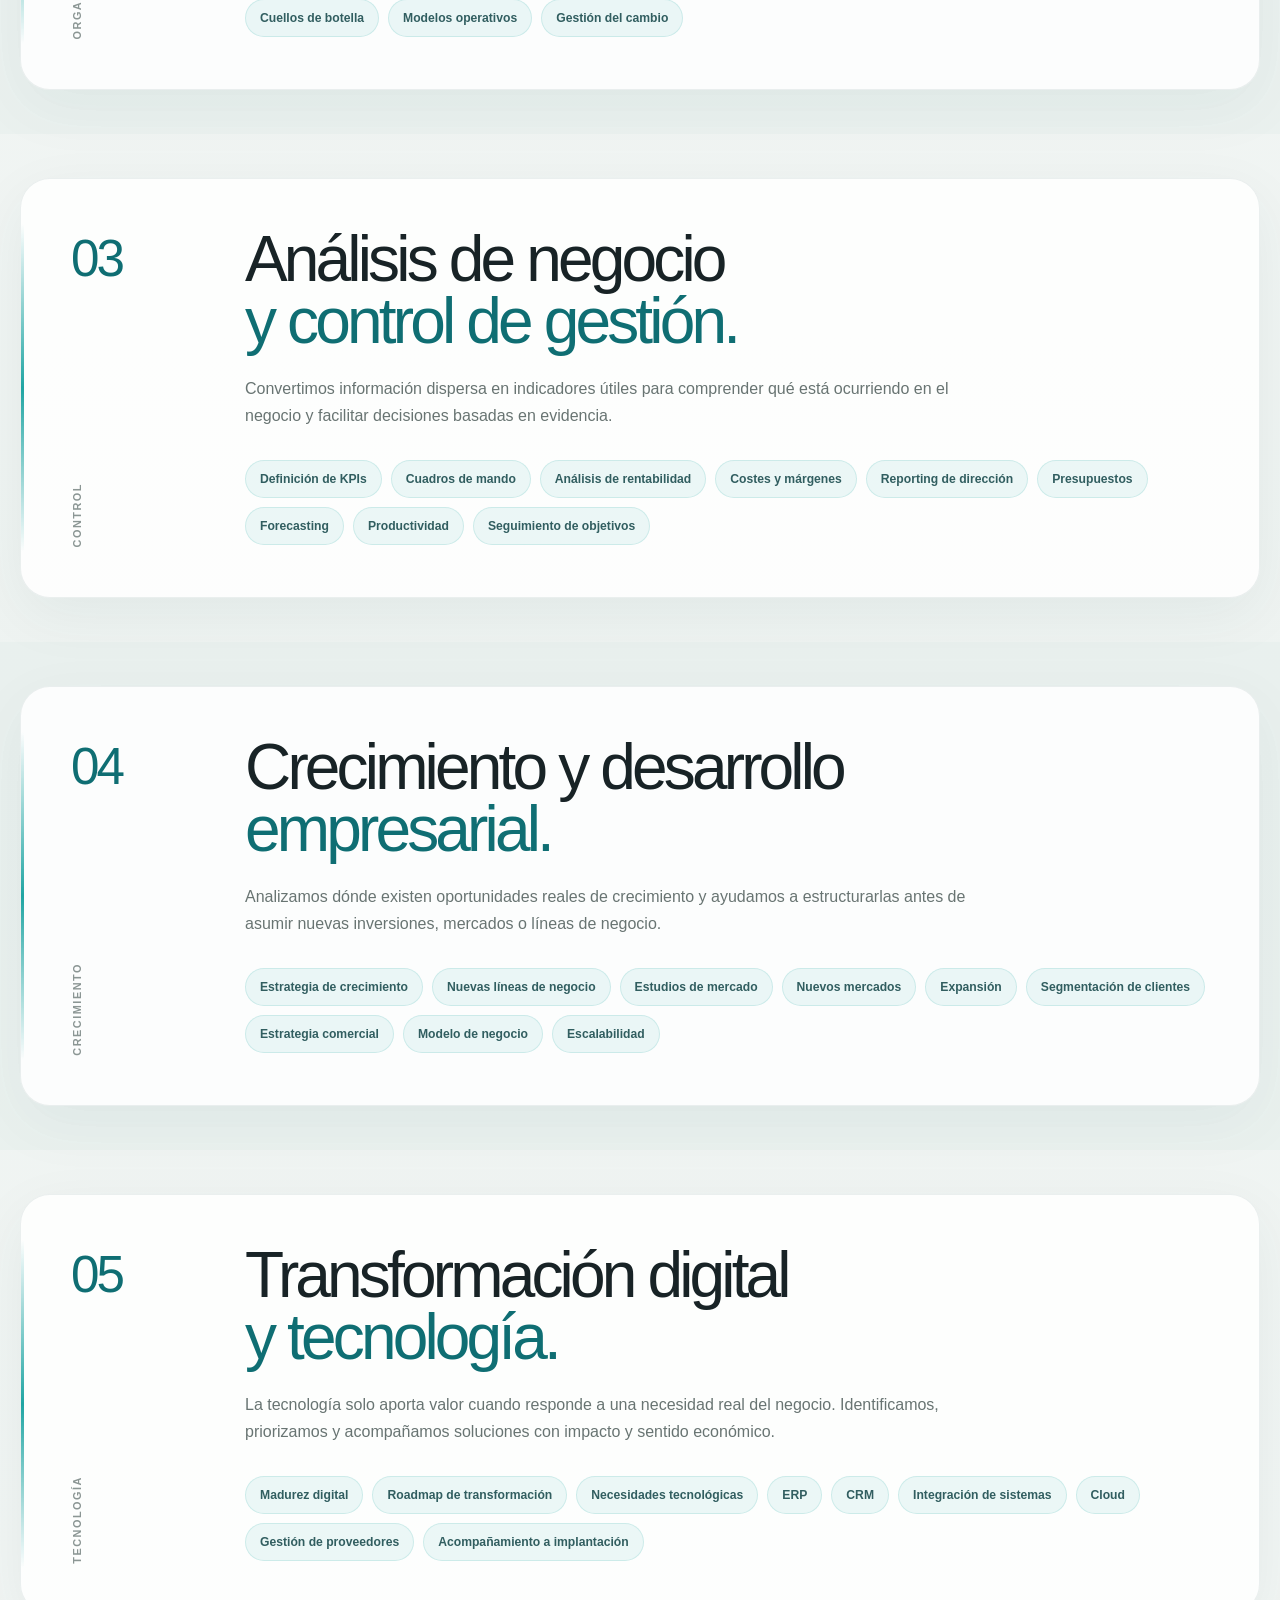
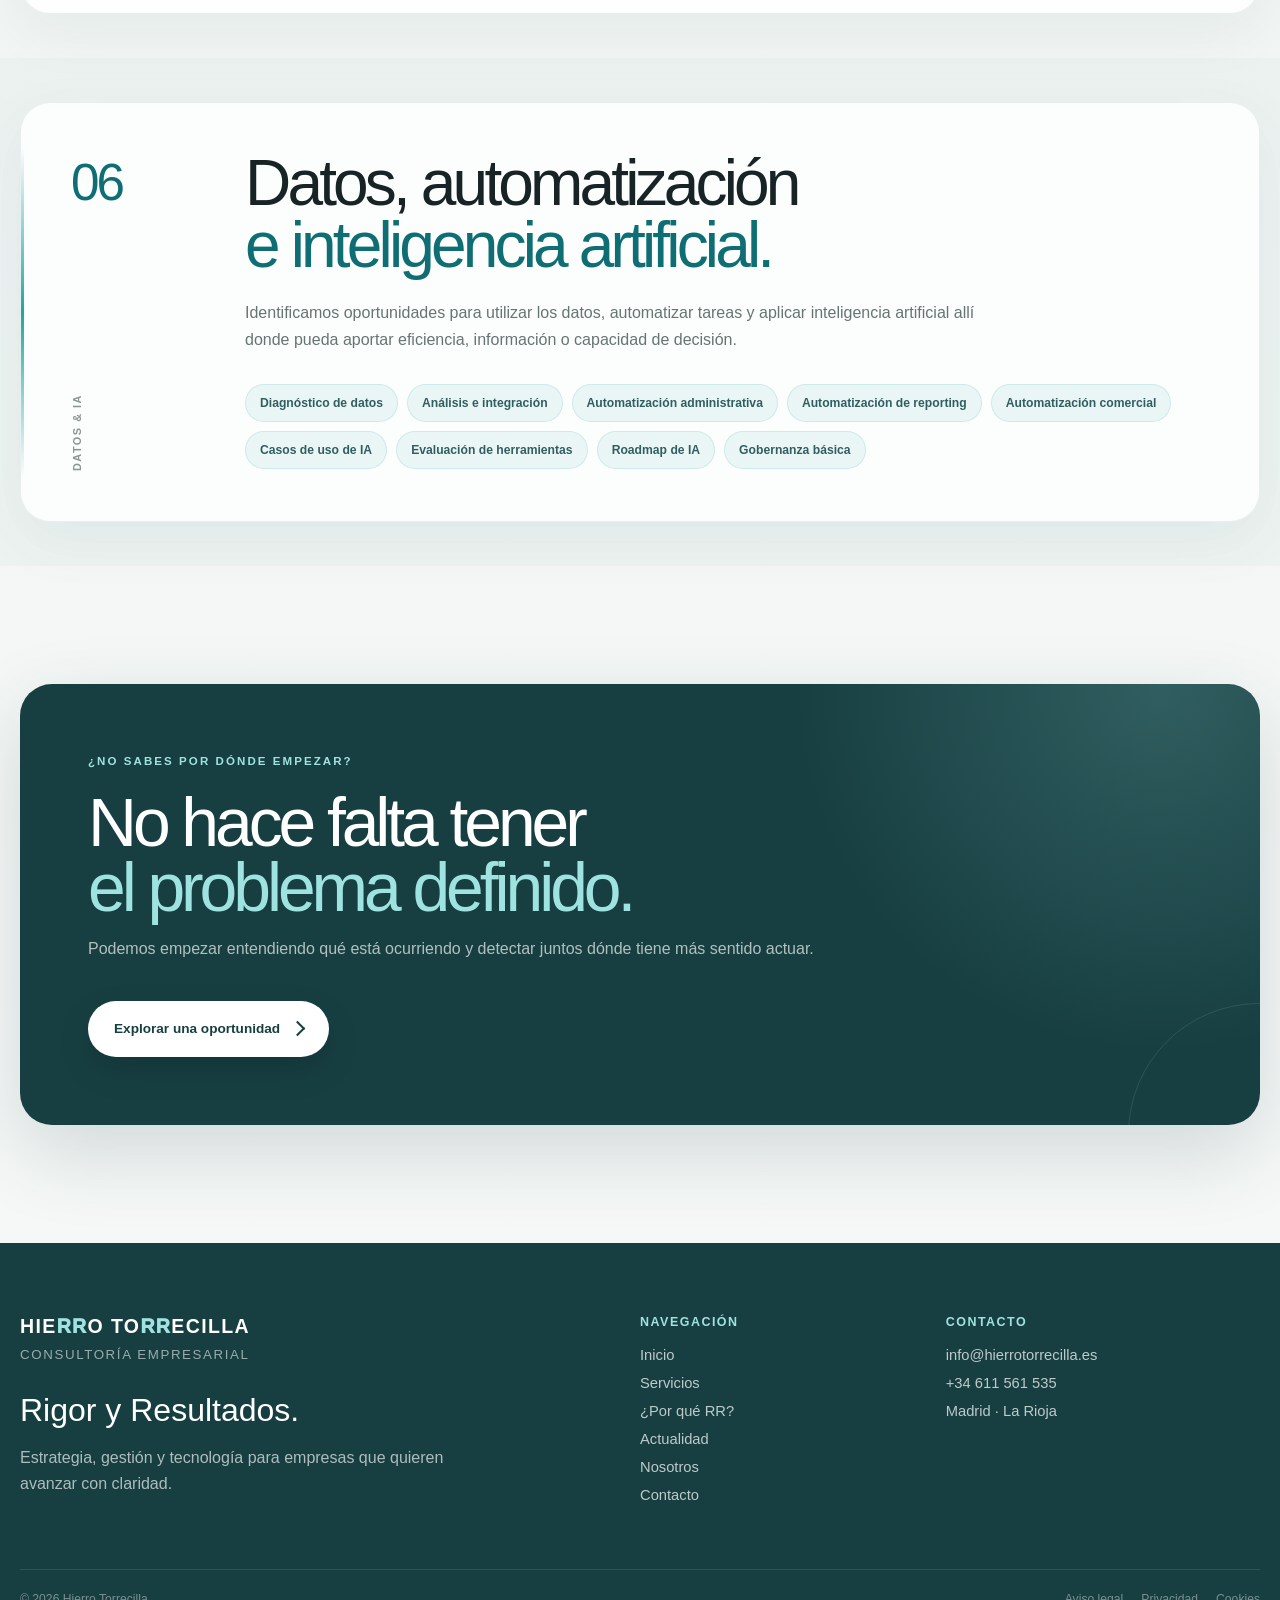
<file: servicios/index.html>
<!DOCTYPE html>
<html lang="es">

<head>

  <meta charset="UTF-8">

  <meta
    name="viewport"
    content="width=device-width, initial-scale=1.0"
  >

  <title>
    Servicios de Consultoría Empresarial | Hierro Torrecilla
  </title>

  <meta
    name="description"
    content="Servicios de consultoría empresarial en estrategia, procesos, control de gestión, crecimiento, transformación digital, datos, automatización e inteligencia artificial."
  >

  <link
    rel="canonical"
    href="https://hierrotorrecilla.es/servicios/"
  >

  <link
    rel="stylesheet"
    href="../assets/css/hierro-torrecilla.css"
  >

</head>


<body>


<!-- ==================================================
     HEADER
     ================================================== -->

<header class="ht-header">

  <div class="ht-shell ht-nav">


    <a
      href="../"
      class="ht-brand"
      aria-label="Hierro Torrecilla - Inicio"
    >
      HIE<span class="rr-special">RR</span>O
      TO<span class="rr-special">RR</span>ECILLA
    </a>


    <nav
      class="ht-menu"
      aria-label="Navegación principal"
    >

      <a href="../">
        Inicio
      </a>

      <a
        href="./"
        class="active"
      >
        Servicios
      </a>

      <a href="../por-que-rr/">
        ¿Por qué RR?
      </a>

      <a href="../actualidad/">
        Actualidad
      </a>

      <a href="../nosotros/">
        Nosotros
      </a>

      <a
        href="../contacto/"
        class="ht-menu-contact"
      >
        Contacto
      </a>

    </nav>


    <button
      type="button"
      class="ht-menu-toggle"
      id="htMenuToggle"
      aria-label="Abrir menú"
      aria-expanded="false"
      aria-controls="htMobileMenu"
    >
      <span></span>
    </button>


  </div>

</header>



<!-- ==================================================
     MENÚ MÓVIL
     ================================================== -->

<nav
  class="ht-mobile-menu"
  id="htMobileMenu"
  aria-label="Navegación móvil"
>

  <a href="../">
    Inicio
  </a>

  <a href="./">
    Servicios
  </a>

  <a href="../por-que-rr/">
    ¿Por qué RR?
  </a>

  <a href="../actualidad/">
    Actualidad
  </a>

  <a href="../nosotros/">
    Nosotros
  </a>

  <a href="../contacto/">
    Contacto
  </a>

</nav>



<main>


<!-- ==================================================
     HERO
     ================================================== -->

<section class="ht-page-hero">

  <div class="ht-shell">


    <p
      class="ht-kicker"
      data-reveal
    >
      Servicios
    </p>


    <h1
      class="ht-display"
      data-reveal
      data-delay="1"
    >

      Mejorar el negocio.

      <span>
        Desde distintos ángulos.
      </span>

    </h1>


    <p
      class="ht-page-hero__lead"
      data-reveal
      data-delay="2"
    >

      Combinamos estrategia, gestión, procesos,
      datos y tecnología para ayudar a las empresas
      a decidir mejor, operar con mayor eficiencia
      y crecer con una estructura sólida.

    </p>


  </div>

</section>



<!-- ==================================================
     ZONA DE SERVICIOS
     La navegación sticky solo vive dentro de esta zona
     ================================================== -->

<div class="ht-services-zone">


  <!-- ==================================================
       NAVEGACIÓN STICKY DE SERVICIOS
       ================================================== -->

  <div class="ht-services-nav-wrap">

    <div class="ht-shell">

      <nav
        class="ht-services-index"
        aria-label="Servicios"
      >

        <a href="#estrategia">
          <span>01</span>
          Estrategia
        </a>

        <a href="#procesos">
          <span>02</span>
          Procesos
        </a>

        <a href="#analisis">
          <span>03</span>
          Análisis
        </a>

        <a href="#crecimiento">
          <span>04</span>
          Crecimiento
        </a>

        <a href="#tecnologia">
          <span>05</span>
          Tecnología
        </a>

        <a href="#datos">
          <span>06</span>
          Datos & IA
        </a>

      </nav>

    </div>

  </div>



  <!-- ==================================================
       01 · ESTRATEGIA
       ================================================== -->

  <section
    id="estrategia"
    class="ht-service-block"
  >

    <div class="ht-shell">

      <article
        class="ht-service-card"
        data-reveal
      >


        <div class="ht-service-side">

          <strong>
            01
          </strong>

          <span>
            Estrategia
          </span>

        </div>


        <div class="ht-service-main">

          <h2>

            Estrategia y planificación

            <span>
              empresarial.
            </span>

          </h2>


          <p>

            Ayudamos a definir hacia dónde debe avanzar la empresa,
            qué prioridades tienen mayor sentido y cómo convertirlas
            en decisiones y planes de acción ejecutables.

          </p>


          <div class="ht-chip-row">

            <span class="ht-chip">
              Diagnóstico estratégico
            </span>

            <span class="ht-chip">
              Objetivos y prioridades
            </span>

            <span class="ht-chip">
              Planes estratégicos
            </span>

            <span class="ht-chip">
              Planes de acción
            </span>

            <span class="ht-chip">
              Análisis competitivo
            </span>

            <span class="ht-chip">
              Estudios de viabilidad
            </span>

            <span class="ht-chip">
              Nuevas líneas de negocio
            </span>

            <span class="ht-chip">
              Business planning
            </span>

            <span class="ht-chip">
              Apoyo a dirección
            </span>

          </div>


        </div>


      </article>

    </div>

  </section>



  <!-- ==================================================
       02 · ORGANIZACIÓN Y PROCESOS
       ================================================== -->

  <section
    id="procesos"
    class="ht-service-block"
  >

    <div class="ht-shell">

      <article
        class="ht-service-card"
        data-reveal
      >


        <div class="ht-service-side">

          <strong>
            02
          </strong>

          <span>
            Organización
          </span>

        </div>


        <div class="ht-service-main">

          <h2>

            Organización y mejora

            <span>
              de procesos.
            </span>

          </h2>


          <p>

            Revisamos cómo funciona realmente la organización
            para reducir fricciones, clarificar responsabilidades,
            simplificar la operativa y mejorar la eficiencia.

          </p>


          <div class="ht-chip-row">

            <span class="ht-chip">
              Diagnóstico organizativo
            </span>

            <span class="ht-chip">
              Mapas de procesos
            </span>

            <span class="ht-chip">
              Rediseño de procesos
            </span>

            <span class="ht-chip">
              Roles y responsabilidades
            </span>

            <span class="ht-chip">
              Flujos de trabajo
            </span>

            <span class="ht-chip">
              Procedimientos
            </span>

            <span class="ht-chip">
              Cuellos de botella
            </span>

            <span class="ht-chip">
              Modelos operativos
            </span>

            <span class="ht-chip">
              Gestión del cambio
            </span>

          </div>


        </div>


      </article>

    </div>

  </section>



  <!-- ==================================================
       03 · ANÁLISIS Y CONTROL
       ================================================== -->

  <section
    id="analisis"
    class="ht-service-block"
  >

    <div class="ht-shell">

      <article
        class="ht-service-card"
        data-reveal
      >


        <div class="ht-service-side">

          <strong>
            03
          </strong>

          <span>
            Control
          </span>

        </div>


        <div class="ht-service-main">

          <h2>

            Análisis de negocio

            <span>
              y control de gestión.
            </span>

          </h2>


          <p>

            Convertimos información dispersa en indicadores útiles
            para comprender qué está ocurriendo en el negocio
            y facilitar decisiones basadas en evidencia.

          </p>


          <div class="ht-chip-row">

            <span class="ht-chip">
              Definición de KPIs
            </span>

            <span class="ht-chip">
              Cuadros de mando
            </span>

            <span class="ht-chip">
              Análisis de rentabilidad
            </span>

            <span class="ht-chip">
              Costes y márgenes
            </span>

            <span class="ht-chip">
              Reporting de dirección
            </span>

            <span class="ht-chip">
              Presupuestos
            </span>

            <span class="ht-chip">
              Forecasting
            </span>

            <span class="ht-chip">
              Productividad
            </span>

            <span class="ht-chip">
              Seguimiento de objetivos
            </span>

          </div>


        </div>


      </article>

    </div>

  </section>



  <!-- ==================================================
       04 · CRECIMIENTO
       ================================================== -->

  <section
    id="crecimiento"
    class="ht-service-block"
  >

    <div class="ht-shell">

      <article
        class="ht-service-card"
        data-reveal
      >


        <div class="ht-service-side">

          <strong>
            04
          </strong>

          <span>
            Crecimiento
          </span>

        </div>


        <div class="ht-service-main">

          <h2>

            Crecimiento y desarrollo

            <span>
              empresarial.
            </span>

          </h2>


          <p>

            Analizamos dónde existen oportunidades reales
            de crecimiento y ayudamos a estructurarlas
            antes de asumir nuevas inversiones, mercados
            o líneas de negocio.

          </p>


          <div class="ht-chip-row">

            <span class="ht-chip">
              Estrategia de crecimiento
            </span>

            <span class="ht-chip">
              Nuevas líneas de negocio
            </span>

            <span class="ht-chip">
              Estudios de mercado
            </span>

            <span class="ht-chip">
              Nuevos mercados
            </span>

            <span class="ht-chip">
              Expansión
            </span>

            <span class="ht-chip">
              Segmentación de clientes
            </span>

            <span class="ht-chip">
              Estrategia comercial
            </span>

            <span class="ht-chip">
              Modelo de negocio
            </span>

            <span class="ht-chip">
              Escalabilidad
            </span>

          </div>


        </div>


      </article>

    </div>

  </section>



  <!-- ==================================================
       05 · TECNOLOGÍA
       ================================================== -->

  <section
    id="tecnologia"
    class="ht-service-block"
  >

    <div class="ht-shell">

      <article
        class="ht-service-card"
        data-reveal
      >


        <div class="ht-service-side">

          <strong>
            05
          </strong>

          <span>
            Tecnología
          </span>

        </div>


        <div class="ht-service-main">

          <h2>

            Transformación digital

            <span>
              y tecnología.
            </span>

          </h2>


          <p>

            La tecnología solo aporta valor cuando responde
            a una necesidad real del negocio. Identificamos,
            priorizamos y acompañamos soluciones con impacto
            y sentido económico.

          </p>


          <div class="ht-chip-row">

            <span class="ht-chip">
              Madurez digital
            </span>

            <span class="ht-chip">
              Roadmap de transformación
            </span>

            <span class="ht-chip">
              Necesidades tecnológicas
            </span>

            <span class="ht-chip">
              ERP
            </span>

            <span class="ht-chip">
              CRM
            </span>

            <span class="ht-chip">
              Integración de sistemas
            </span>

            <span class="ht-chip">
              Cloud
            </span>

            <span class="ht-chip">
              Gestión de proveedores
            </span>

            <span class="ht-chip">
              Acompañamiento a implantación
            </span>

          </div>


        </div>


      </article>

    </div>

  </section>



  <!-- ==================================================
       06 · DATOS, AUTOMATIZACIÓN E IA
       ================================================== -->

  <section
    id="datos"
    class="ht-service-block"
  >

    <div class="ht-shell">

      <article
        class="ht-service-card"
        data-reveal
      >


        <div class="ht-service-side">

          <strong>
            06
          </strong>

          <span>
            Datos & IA
          </span>

        </div>


        <div class="ht-service-main">

          <h2>

            Datos, automatización

            <span>
              e inteligencia artificial.
            </span>

          </h2>


          <p>

            Identificamos oportunidades para utilizar los datos,
            automatizar tareas y aplicar inteligencia artificial
            allí donde pueda aportar eficiencia, información
            o capacidad de decisión.

          </p>


          <div class="ht-chip-row">

            <span class="ht-chip">
              Diagnóstico de datos
            </span>

            <span class="ht-chip">
              Análisis e integración
            </span>

            <span class="ht-chip">
              Automatización administrativa
            </span>

            <span class="ht-chip">
              Automatización de reporting
            </span>

            <span class="ht-chip">
              Automatización comercial
            </span>

            <span class="ht-chip">
              Casos de uso de IA
            </span>

            <span class="ht-chip">
              Evaluación de herramientas
            </span>

            <span class="ht-chip">
              Roadmap de IA
            </span>

            <span class="ht-chip">
              Gobernanza básica
            </span>

          </div>


        </div>


      </article>

    </div>

  </section>


</div>
<!-- FIN .ht-services-zone -->



<!-- ==================================================
     CTA FINAL
     Ya está FUERA de ht-services-zone
     ================================================== -->

<section class="ht-section">

  <div class="ht-shell">

    <div
      class="ht-impact-box"
      data-reveal
    >

      <p class="ht-kicker">
        ¿No sabes por dónde empezar?
      </p>


      <h2 class="ht-section-title">

        No hace falta tener

        <span>
          el problema definido.
        </span>

      </h2>


      <p>

        Podemos empezar entendiendo qué está ocurriendo
        y detectar juntos dónde tiene más sentido actuar.

      </p>


      <div class="ht-actions">

        <a
          href="../contacto/"
          class="ht-btn ht-btn-primary"
        >
          Explorar una oportunidad
        </a>

      </div>


    </div>

  </div>

</section>


</main>



<!-- ==================================================
     FOOTER
     ================================================== -->

<footer class="ht-footer">

  <div class="ht-shell">


    <div class="ht-footer-grid">


      <div class="ht-footer-brand">

        <a
          href="../"
          class="ht-footer-logo"
        >

          HIE<span class="rr">RR</span>O
          TO<span class="rr">RR</span>ECILLA

        </a>


        <small>
          Consultoría Empresarial
        </small>


        <h3>
          Rigor y Resultados.
        </h3>


        <p>

          Estrategia, gestión y tecnología
          para empresas que quieren avanzar
          con claridad.

        </p>

      </div>



      <div class="ht-footer-col">

        <strong>
          Navegación
        </strong>

        <a href="../">
          Inicio
        </a>

        <a href="./">
          Servicios
        </a>

        <a href="../por-que-rr/">
          ¿Por qué RR?
        </a>

        <a href="../actualidad/">
          Actualidad
        </a>

        <a href="../nosotros/">
          Nosotros
        </a>

        <a href="../contacto/">
          Contacto
        </a>

      </div>



      <div class="ht-footer-col">

        <strong>
          Contacto
        </strong>

        <a href="mailto:info@hierrotorrecilla.es">
          info@hierrotorrecilla.es
        </a>

        <a href="tel:+34611561535">
          +34 611 561 535
        </a>

        <p>
          Madrid · La Rioja
        </p>

      </div>


    </div>



    <div class="ht-footer-bottom">


      <span>

        ©

        <span id="htCurrentYear">
          2026
        </span>

        Hierro Torrecilla

      </span>


      <div class="ht-footer-legal">

        <a href="../aviso-legal/">
          Aviso legal
        </a>

        <a href="../privacidad/">
          Privacidad
        </a>

        <a href="../cookies/">
          Cookies
        </a>

      </div>


    </div>


  </div>

</footer>



<!-- ==================================================
     VOLVER ARRIBA
     ================================================== -->

<button
  type="button"
  class="ht-backtotop"
  id="htBackToTop"
  aria-label="Volver arriba"
>
  ↑
</button>



<!-- ==================================================
     JAVASCRIPT
     ================================================== -->

<script src="../assets/js/main.js"></script>


</body>

</html>
</file>
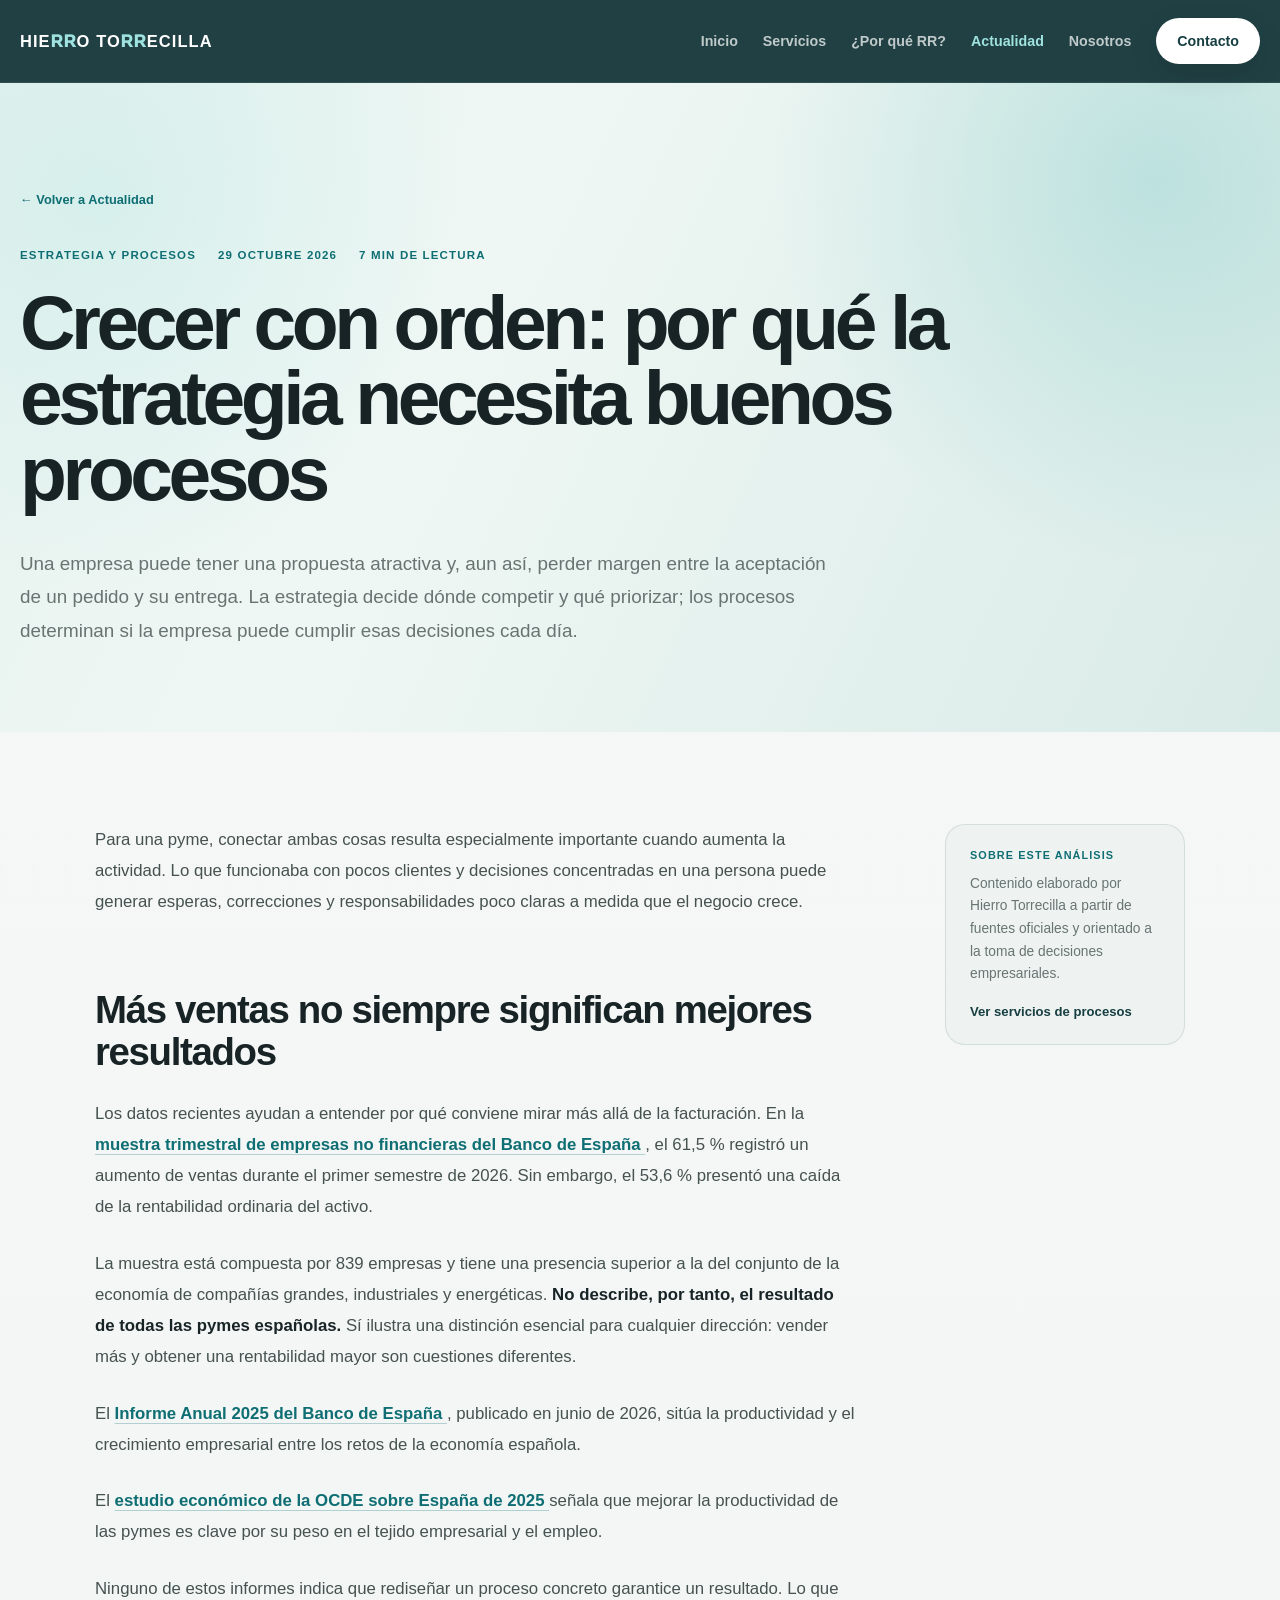
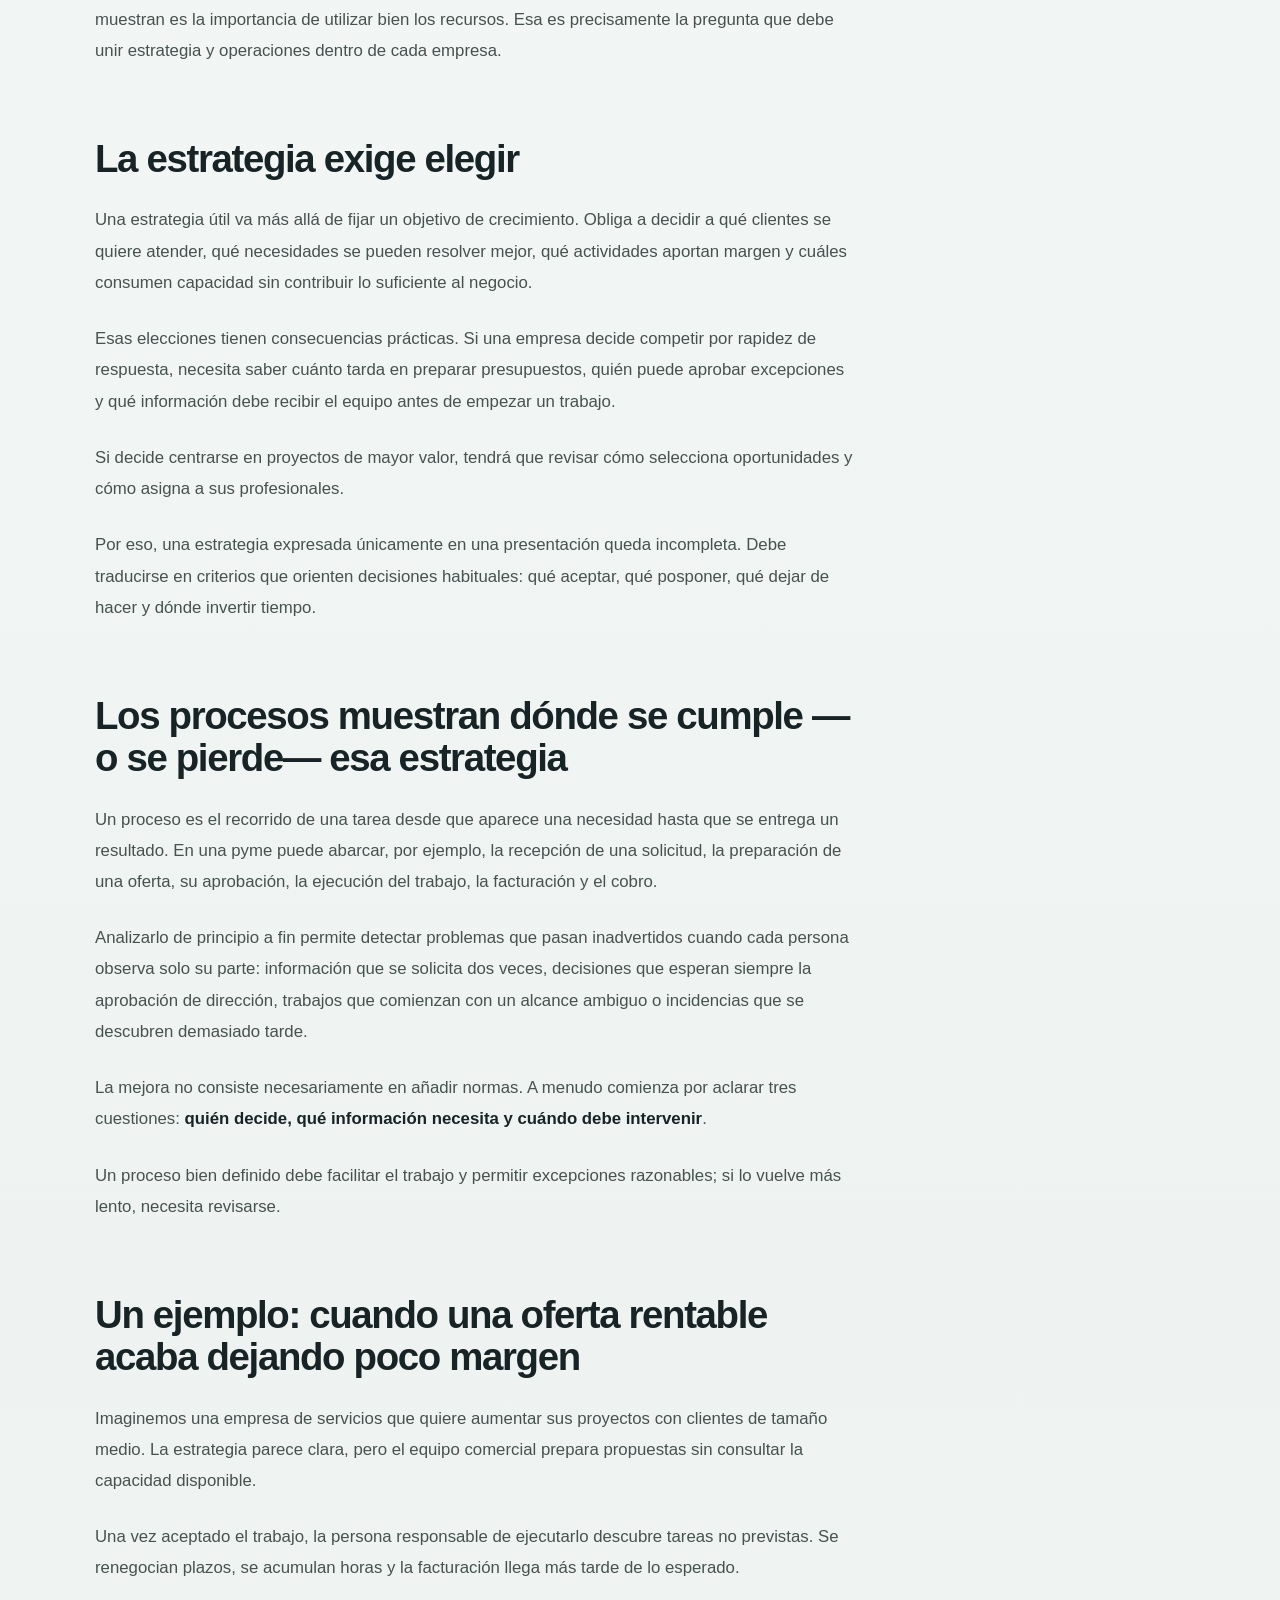
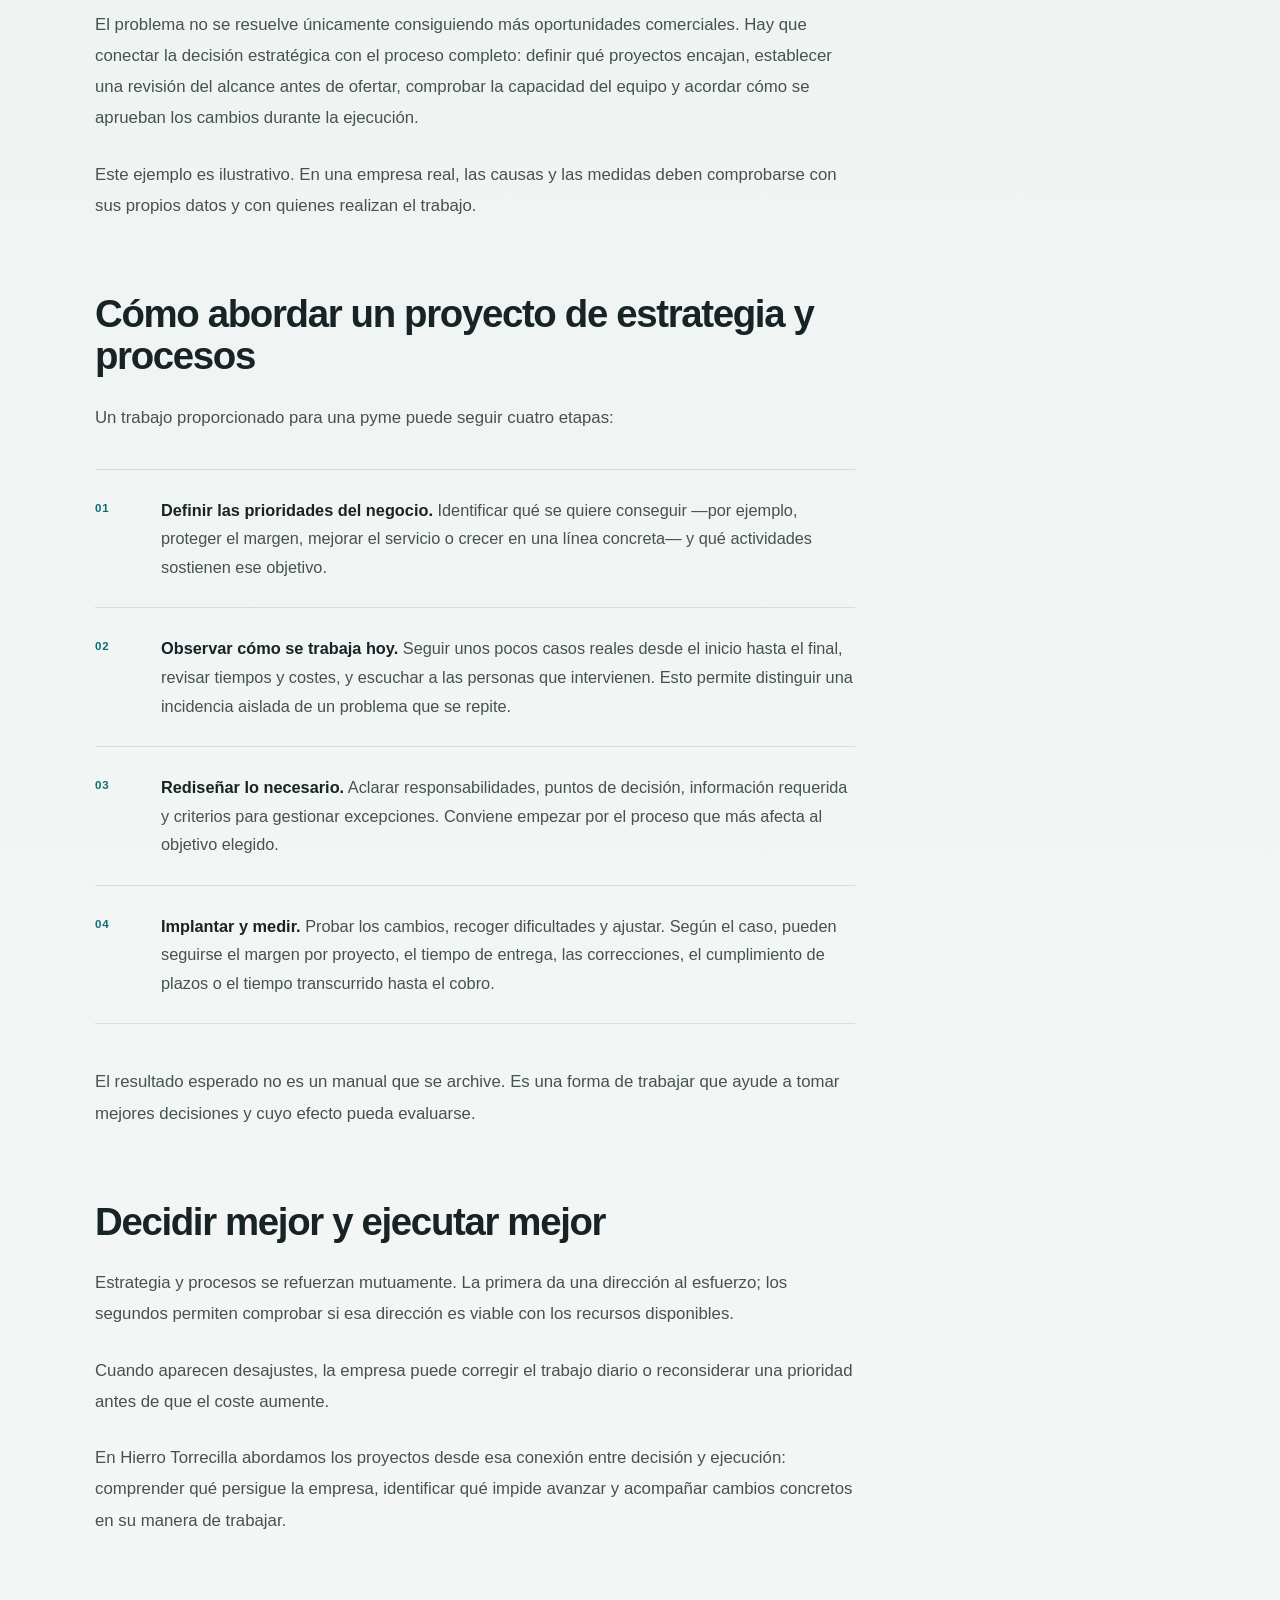
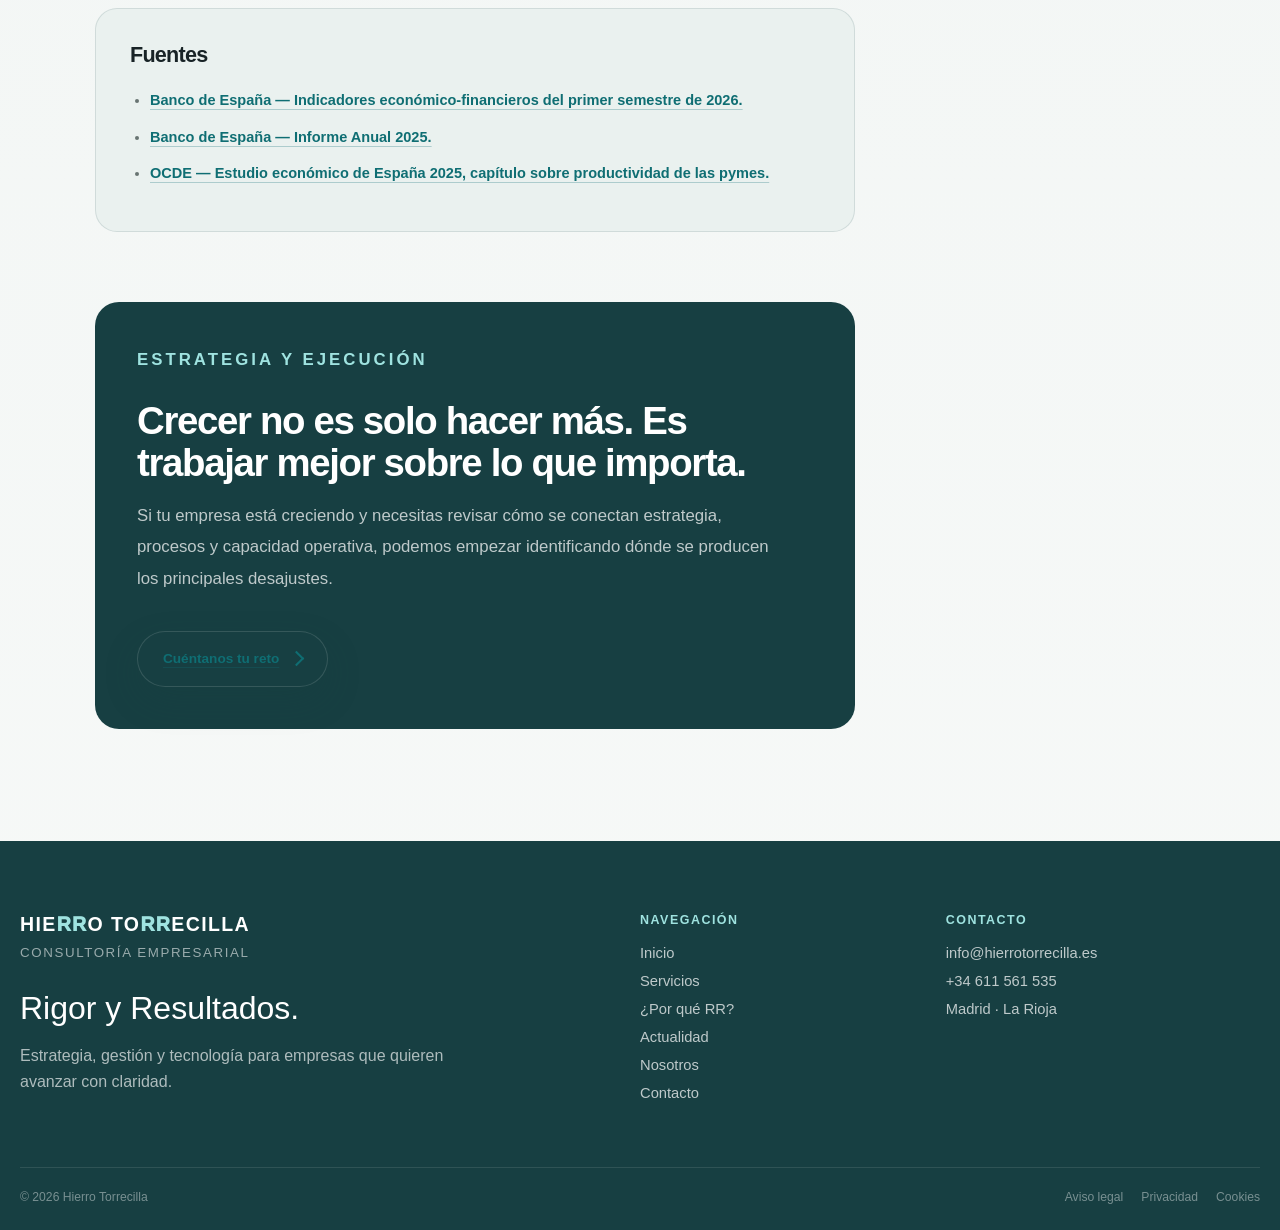
<file: actualidad/crecer-con-orden-estrategia-y-procesos/index.html>
<!DOCTYPE html>

<html lang="es">

<head>

  <meta charset="UTF-8">

  <meta
    name="viewport"
    content="width=device-width, initial-scale=1.0"
  >

  <title>
    Crecer con orden: estrategia y procesos | Hierro Torrecilla
  </title>

  <meta
    name="description"
    content="Por qué una pyme necesita conectar estrategia y procesos para crecer con orden, proteger el margen y ejecutar mejor sus prioridades."
  >

  <link
    rel="canonical"
    href="https://hierrotorrecilla.es/actualidad/crecer-con-orden-estrategia-y-procesos/"
  >

  <link
    rel="stylesheet"
    href="../../assets/css/hierro-torrecilla.css"
  >


  <meta
    property="og:type"
    content="article"
  >

  <meta
    property="og:title"
    content="Crecer con orden: por qué la estrategia necesita buenos procesos"
  >

  <meta
    property="og:description"
    content="Cómo conectar estrategia, operaciones y procesos para crecer sin perder margen, claridad ni capacidad de ejecución."
  >

  <meta
    property="og:url"
    content="https://hierrotorrecilla.es/actualidad/crecer-con-orden-estrategia-y-procesos/"
  >

  <meta
    property="article:published_time"
    content="2026-10-29"
  >


  <style>

    .ht-article-hero {
      position: relative;
      overflow: hidden;
      padding: 108px 0 84px;
      background:
        radial-gradient(
          circle at 8% 18%,
          rgba(159, 227, 224, .24),
          transparent 30%
        ),
        radial-gradient(
          circle at 90% 15%,
          rgba(31, 165, 163, .19),
          transparent 30%
        ),
        linear-gradient(
          115deg,
          #E6F2EF 0%,
          #EFF7F4 35%,
          #D9EBE7 100%
        );
    }

    .ht-article-hero__inner {
      position: relative;
      z-index: 2;
      max-width: 980px;
    }

    .ht-article-back {
      display: inline-flex;
      align-items: center;
      gap: 9px;
      margin-bottom: 42px;
      color: var(--ht-teal-dark);
      font-size: .8rem;
      font-weight: 800;
      text-decoration: none;
    }

    .ht-article-back:hover {
      color: var(--ht-dark);
    }

    .ht-article-meta {
      display: flex;
      flex-wrap: wrap;
      gap: 9px 22px;
      margin-bottom: 24px;
      color: var(--ht-teal-dark);
      font-size: .72rem;
      font-weight: 900;
      letter-spacing: .1em;
      text-transform: uppercase;
    }

    .ht-article-title {
      max-width: 1000px;
      margin: 0;
      color: var(--ht-ink);
      font-size: clamp(2.8rem, 6vw, 5.3rem);
      line-height: .98;
      letter-spacing: -.058em;
    }

    .ht-article-intro {
      max-width: 820px;
      margin: 36px 0 0;
      color: var(--ht-muted);
      font-size: 1.18rem;
      line-height: 1.78;
    }


    .ht-article {
      padding: 92px 0 112px;
    }

    .ht-article-layout {
      display: grid;
      grid-template-columns: minmax(0, 760px) 240px;
      justify-content: center;
      gap: 90px;
      align-items: start;
    }

    .ht-article-body {
      min-width: 0;
    }

    .ht-article-body h2 {
      margin: 72px 0 24px;
      color: var(--ht-ink);
      font-size: clamp(1.8rem, 3vw, 2.5rem);
      line-height: 1.1;
      letter-spacing: -.035em;
    }

    .ht-article-body h2:first-child {
      margin-top: 0;
    }

    .ht-article-body p {
      margin: 0 0 25px;
      color: #465250;
      font-size: 1.05rem;
      line-height: 1.86;
    }

    .ht-article-body strong {
      color: var(--ht-ink);
      font-weight: 800;
    }

    .ht-article-body a {
      color: var(--ht-teal-dark);
      font-weight: 700;
      text-decoration: underline;
      text-decoration-color: rgba(15, 110, 115, .28);
      text-underline-offset: 4px;
    }

    .ht-article-body a:hover {
      color: var(--ht-teal);
      text-decoration-color: currentColor;
    }


    .ht-article-steps {
      margin: 36px 0 42px;
      padding: 0;
      list-style: none;
      counter-reset: ht-step;
    }

    .ht-article-steps li {
      position: relative;
      margin: 0;
      padding: 26px 0 26px 66px;
      border-top: 1px solid var(--ht-line);
      color: #465250;
      font-size: 1.02rem;
      line-height: 1.75;
      counter-increment: ht-step;
    }

    .ht-article-steps li:last-child {
      border-bottom: 1px solid var(--ht-line);
    }

    .ht-article-steps li::before {
      content: "0" counter(ht-step);
      position: absolute;
      top: 28px;
      left: 0;
      color: var(--ht-teal-dark);
      font-size: .72rem;
      font-weight: 900;
      letter-spacing: .08em;
    }


    .ht-article-aside {
      position: sticky;
      top: 120px;
      padding: 24px;
      border: 1px solid var(--ht-line);
      border-radius: 20px;
      background: rgba(234, 241, 239, .6);
    }

    .ht-article-aside span {
      display: block;
      margin-bottom: 12px;
      color: var(--ht-teal-dark);
      font-size: .68rem;
      font-weight: 900;
      letter-spacing: .1em;
      text-transform: uppercase;
    }

    .ht-article-aside p {
      margin: 0;
      color: var(--ht-muted);
      font-size: .86rem;
      line-height: 1.65;
    }

    .ht-article-aside a {
      display: inline-block;
      margin-top: 18px;
      color: var(--ht-dark);
      font-size: .82rem;
      font-weight: 850;
      text-decoration: none;
    }


    .ht-article-sources {
      margin-top: 72px;
      padding: 34px;
      border: 1px solid var(--ht-line);
      border-radius: 22px;
      background: var(--ht-bg-soft);
    }

    .ht-article-sources h2 {
      margin: 0 0 22px;
      font-size: 1.35rem;
    }

    .ht-article-sources ul {
      margin: 0;
      padding-left: 20px;
    }

    .ht-article-sources li {
      margin: 12px 0;
      color: var(--ht-muted);
      font-size: .91rem;
      line-height: 1.65;
    }


    .ht-article-closing {
      margin-top: 70px;
      padding: 42px;
      border-radius: 24px;
      background: var(--ht-dark);
    }

    .ht-article-closing .ht-kicker {
      color: var(--ht-mint);
    }

    .ht-article-closing h2 {
      margin: 16px 0;
      color: #FFFFFF;
    }

    .ht-article-closing p {
      max-width: 650px;
      color: rgba(255,255,255,.72);
    }

    .ht-article-closing .ht-btn {
      margin-top: 12px;
    }


    @media (max-width: 1000px) {

      .ht-article-layout {
        grid-template-columns: minmax(0, 760px);
        gap: 45px;
      }

      .ht-article-aside {
        position: static;
      }

    }


    @media (max-width: 760px) {

      .ht-article-hero {
        padding: 80px 0 62px;
      }

      .ht-article-back {
        margin-bottom: 30px;
      }

      .ht-article-title {
        font-size: 2.65rem;
      }

      .ht-article-intro {
        font-size: 1.05rem;
      }

      .ht-article {
        padding: 68px 0 82px;
      }

      .ht-article-body h2 {
        margin-top: 56px;
      }

      .ht-article-body p {
        font-size: 1rem;
      }

      .ht-article-steps li {
        padding-left: 48px;
      }

      .ht-article-sources {
        padding: 26px 22px;
      }

      .ht-article-closing {
        padding: 30px 24px;
      }

    }

  </style>


  <script type="application/ld+json">
  {
    "@context": "https://schema.org",
    "@type": "Article",
    "headline": "Crecer con orden: por qué la estrategia necesita buenos procesos",
    "datePublished": "2026-10-29",
    "dateModified": "2026-10-29",
    "author": {
      "@type": "Organization",
      "name": "Hierro Torrecilla"
    },
    "publisher": {
      "@type": "Organization",
      "name": "Hierro Torrecilla",
      "url": "https://hierrotorrecilla.es/"
    },
    "mainEntityOfPage": "https://hierrotorrecilla.es/actualidad/crecer-con-orden-estrategia-y-procesos/",
    "description": "Por qué una pyme necesita conectar estrategia y procesos para crecer con orden, proteger el margen y ejecutar mejor sus prioridades."
  }
  </script>

</head>


<body>


<header class="ht-header">

  <div class="ht-shell ht-nav">

    <a
      href="../../"
      class="ht-brand"
      aria-label="Hierro Torrecilla - Inicio"
    >
      HIE<span class="rr-special">RR</span>O
      TO<span class="rr-special">RR</span>ECILLA
    </a>


    <nav
      class="ht-menu"
      aria-label="Navegación principal"
    >

      <a href="../../">Inicio</a>
      <a href="../../servicios/">Servicios</a>
      <a href="../../por-que-rr/">¿Por qué RR?</a>

      <a
        href="../"
        class="active"
      >
        Actualidad
      </a>

      <a href="../../nosotros/">Nosotros</a>

      <a
        href="../../contacto/"
        class="ht-menu-contact"
      >
        Contacto
      </a>

    </nav>


    <button
      type="button"
      class="ht-menu-toggle"
      id="htMenuToggle"
      aria-label="Abrir menú"
      aria-expanded="false"
      aria-controls="htMobileMenu"
    >
      <span></span>
    </button>

  </div>

</header>



<nav
  class="ht-mobile-menu"
  id="htMobileMenu"
  aria-label="Navegación móvil"
>

  <a href="../../">Inicio</a>
  <a href="../../servicios/">Servicios</a>
  <a href="../../por-que-rr/">¿Por qué RR?</a>
  <a href="../">Actualidad</a>
  <a href="../../nosotros/">Nosotros</a>
  <a href="../../contacto/">Contacto</a>

</nav>



<main>


<section class="ht-article-hero">

  <div class="ht-shell">

    <div class="ht-article-hero__inner">


      <a
        href="../"
        class="ht-article-back"
      >
        ← Volver a Actualidad
      </a>


      <div
        class="ht-article-meta"
        data-reveal
      >

        <span>
          Estrategia y procesos
        </span>

        <span>
          29 octubre 2026
        </span>

        <span>
          7 min de lectura
        </span>

      </div>


      <h1
        class="ht-article-title"
        data-reveal
        data-delay="1"
      >

        Crecer con orden:
        por qué la estrategia necesita buenos procesos

      </h1>


      <p
        class="ht-article-intro"
        data-reveal
        data-delay="2"
      >

        Una empresa puede tener una propuesta atractiva y, aun así,
        perder margen entre la aceptación de un pedido y su entrega.
        La estrategia decide dónde competir y qué priorizar;
        los procesos determinan si la empresa puede cumplir
        esas decisiones cada día.

      </p>

    </div>

  </div>

</section>



<article class="ht-article">

  <div class="ht-shell">

    <div class="ht-article-layout">


      <div class="ht-article-body">


        <p>

          Para una pyme, conectar ambas cosas resulta especialmente
          importante cuando aumenta la actividad. Lo que funcionaba
          con pocos clientes y decisiones concentradas en una persona
          puede generar esperas, correcciones y responsabilidades poco
          claras a medida que el negocio crece.

        </p>



        <h2>
          Más ventas no siempre significan mejores resultados
        </h2>

        <p>

          Los datos recientes ayudan a entender por qué conviene mirar
          más allá de la facturación. En la
          <a
            href="https://www.bde.es/wbe/es/noticias-eventos/actualidad-banco-espana/las-empresas-no-financieras-mejoraron-sus-ventas-beneficios-y-rentabilidad-en-la-primera-mitad-de-2026-impulsadas-por-el-sector-energetico.html"
            target="_blank"
            rel="noopener noreferrer"
          >
            muestra trimestral de empresas no financieras del Banco de España
          </a>,
          el 61,5 % registró un aumento de ventas durante el primer semestre
          de 2026. Sin embargo, el 53,6 % presentó una caída
          de la rentabilidad ordinaria del activo.

        </p>

        <p>

          La muestra está compuesta por 839 empresas y tiene una presencia
          superior a la del conjunto de la economía de compañías grandes,
          industriales y energéticas.
          <strong>No describe, por tanto, el resultado de todas las pymes españolas.</strong>
          Sí ilustra una distinción esencial para cualquier dirección:
          vender más y obtener una rentabilidad mayor son cuestiones diferentes.

        </p>

        <p>

          El
          <a
            href="https://www.bde.es/wbe/es/publicaciones/informes-memorias-anuales/informe-anual/informe-anual-2025.html"
            target="_blank"
            rel="noopener noreferrer"
          >
            Informe Anual 2025 del Banco de España
          </a>,
          publicado en junio de 2026, sitúa la productividad
          y el crecimiento empresarial entre los retos
          de la economía española.

        </p>

        <p>

          El
          <a
            href="https://www.oecd.org/en/publications/oecd-economic-surveys-spain-2025_abc5c435-en/full-report/fostering-productivity-growth-in-small-and-medium-sized-enterprises_039acae9.html"
            target="_blank"
            rel="noopener noreferrer"
          >
            estudio económico de la OCDE sobre España de 2025
          </a>
          señala que mejorar la productividad de las pymes
          es clave por su peso en el tejido empresarial y el empleo.

        </p>

        <p>

          Ninguno de estos informes indica que rediseñar un proceso concreto
          garantice un resultado. Lo que muestran es la importancia
          de utilizar bien los recursos. Esa es precisamente la pregunta
          que debe unir estrategia y operaciones dentro de cada empresa.

        </p>



        <h2>
          La estrategia exige elegir
        </h2>

        <p>

          Una estrategia útil va más allá de fijar un objetivo de crecimiento.
          Obliga a decidir a qué clientes se quiere atender,
          qué necesidades se pueden resolver mejor,
          qué actividades aportan margen y cuáles consumen capacidad
          sin contribuir lo suficiente al negocio.

        </p>

        <p>

          Esas elecciones tienen consecuencias prácticas. Si una empresa
          decide competir por rapidez de respuesta, necesita saber cuánto
          tarda en preparar presupuestos, quién puede aprobar excepciones
          y qué información debe recibir el equipo antes de empezar un trabajo.

        </p>

        <p>

          Si decide centrarse en proyectos de mayor valor, tendrá que revisar
          cómo selecciona oportunidades y cómo asigna a sus profesionales.

        </p>

        <p>

          Por eso, una estrategia expresada únicamente en una presentación
          queda incompleta. Debe traducirse en criterios que orienten
          decisiones habituales: qué aceptar, qué posponer,
          qué dejar de hacer y dónde invertir tiempo.

        </p>



        <h2>
          Los procesos muestran dónde se cumple —o se pierde— esa estrategia
        </h2>

        <p>

          Un proceso es el recorrido de una tarea desde que aparece una necesidad
          hasta que se entrega un resultado. En una pyme puede abarcar,
          por ejemplo, la recepción de una solicitud,
          la preparación de una oferta, su aprobación,
          la ejecución del trabajo, la facturación y el cobro.

        </p>

        <p>

          Analizarlo de principio a fin permite detectar problemas
          que pasan inadvertidos cuando cada persona observa solo su parte:
          información que se solicita dos veces, decisiones que esperan
          siempre la aprobación de dirección, trabajos que comienzan
          con un alcance ambiguo o incidencias que se descubren demasiado tarde.

        </p>

        <p>

          La mejora no consiste necesariamente en añadir normas.
          A menudo comienza por aclarar tres cuestiones:
          <strong>quién decide, qué información necesita
          y cuándo debe intervenir</strong>.

        </p>

        <p>

          Un proceso bien definido debe facilitar el trabajo
          y permitir excepciones razonables; si lo vuelve más lento,
          necesita revisarse.

        </p>



        <h2>
          Un ejemplo: cuando una oferta rentable acaba dejando poco margen
        </h2>

        <p>

          Imaginemos una empresa de servicios que quiere aumentar
          sus proyectos con clientes de tamaño medio.
          La estrategia parece clara, pero el equipo comercial prepara
          propuestas sin consultar la capacidad disponible.

        </p>

        <p>

          Una vez aceptado el trabajo, la persona responsable de ejecutarlo
          descubre tareas no previstas. Se renegocian plazos,
          se acumulan horas y la facturación llega más tarde de lo esperado.

        </p>

        <p>

          El problema no se resuelve únicamente consiguiendo más
          oportunidades comerciales. Hay que conectar la decisión estratégica
          con el proceso completo: definir qué proyectos encajan,
          establecer una revisión del alcance antes de ofertar,
          comprobar la capacidad del equipo y acordar cómo se aprueban
          los cambios durante la ejecución.

        </p>

        <p>

          Este ejemplo es ilustrativo. En una empresa real,
          las causas y las medidas deben comprobarse con sus propios datos
          y con quienes realizan el trabajo.

        </p>



        <h2>
          Cómo abordar un proyecto de estrategia y procesos
        </h2>

        <p>
          Un trabajo proporcionado para una pyme puede seguir cuatro etapas:
        </p>


        <ol class="ht-article-steps">

          <li>

            <strong>Definir las prioridades del negocio.</strong>
            Identificar qué se quiere conseguir —por ejemplo,
            proteger el margen, mejorar el servicio o crecer
            en una línea concreta— y qué actividades sostienen ese objetivo.

          </li>

          <li>

            <strong>Observar cómo se trabaja hoy.</strong>
            Seguir unos pocos casos reales desde el inicio hasta el final,
            revisar tiempos y costes, y escuchar a las personas que intervienen.
            Esto permite distinguir una incidencia aislada
            de un problema que se repite.

          </li>

          <li>

            <strong>Rediseñar lo necesario.</strong>
            Aclarar responsabilidades, puntos de decisión,
            información requerida y criterios para gestionar excepciones.
            Conviene empezar por el proceso que más afecta al objetivo elegido.

          </li>

          <li>

            <strong>Implantar y medir.</strong>
            Probar los cambios, recoger dificultades y ajustar.
            Según el caso, pueden seguirse el margen por proyecto,
            el tiempo de entrega, las correcciones,
            el cumplimiento de plazos o el tiempo transcurrido hasta el cobro.

          </li>

        </ol>


        <p>

          El resultado esperado no es un manual que se archive.
          Es una forma de trabajar que ayude a tomar mejores decisiones
          y cuyo efecto pueda evaluarse.

        </p>



        <h2>
          Decidir mejor y ejecutar mejor
        </h2>

        <p>

          Estrategia y procesos se refuerzan mutuamente.
          La primera da una dirección al esfuerzo;
          los segundos permiten comprobar si esa dirección
          es viable con los recursos disponibles.

        </p>

        <p>

          Cuando aparecen desajustes, la empresa puede corregir
          el trabajo diario o reconsiderar una prioridad
          antes de que el coste aumente.

        </p>

        <p>

          En Hierro Torrecilla abordamos los proyectos desde esa conexión
          entre decisión y ejecución: comprender qué persigue la empresa,
          identificar qué impide avanzar y acompañar cambios concretos
          en su manera de trabajar.

        </p>



        <section class="ht-article-sources">

          <h2>
            Fuentes
          </h2>

          <ul>

            <li>

              <a
                href="https://www.bde.es/wbe/es/noticias-eventos/actualidad-banco-espana/las-empresas-no-financieras-mejoraron-sus-ventas-beneficios-y-rentabilidad-en-la-primera-mitad-de-2026-impulsadas-por-el-sector-energetico.html"
                target="_blank"
                rel="noopener noreferrer"
              >
                Banco de España — Indicadores económico-financieros
                del primer semestre de 2026.
              </a>

            </li>

            <li>

              <a
                href="https://www.bde.es/wbe/es/publicaciones/informes-memorias-anuales/informe-anual/informe-anual-2025.html"
                target="_blank"
                rel="noopener noreferrer"
              >
                Banco de España — Informe Anual 2025.
              </a>

            </li>

            <li>

              <a
                href="https://www.oecd.org/en/publications/oecd-economic-surveys-spain-2025_abc5c435-en/full-report/fostering-productivity-growth-in-small-and-medium-sized-enterprises_039acae9.html"
                target="_blank"
                rel="noopener noreferrer"
              >
                OCDE — Estudio económico de España 2025,
                capítulo sobre productividad de las pymes.
              </a>

            </li>

          </ul>

        </section>



        <section class="ht-article-closing">

          <p class="ht-kicker">
            Estrategia y ejecución
          </p>

          <h2>
            Crecer no es solo hacer más.
            Es trabajar mejor sobre lo que importa.
          </h2>

          <p>

            Si tu empresa está creciendo y necesitas revisar
            cómo se conectan estrategia, procesos y capacidad operativa,
            podemos empezar identificando dónde se producen
            los principales desajustes.

          </p>

          <a
            href="../../contacto/"
            class="ht-btn ht-btn-primary"
          >
            Cuéntanos tu reto
          </a>

        </section>


      </div>



      <aside class="ht-article-aside">

        <span>
          Sobre este análisis
        </span>

        <p>

          Contenido elaborado por Hierro Torrecilla
          a partir de fuentes oficiales y orientado
          a la toma de decisiones empresariales.

        </p>

        <a href="../../servicios/#procesos">
          Ver servicios de procesos
        </a>

      </aside>


    </div>

  </div>

</article>


</main>



<footer class="ht-footer">

  <div class="ht-shell">

    <div class="ht-footer-grid">

      <div class="ht-footer-brand">

        <a
          href="../../"
          class="ht-footer-logo"
        >
          HIE<span class="rr">RR</span>O
          TO<span class="rr">RR</span>ECILLA
        </a>

        <small>
          Consultoría Empresarial
        </small>

        <h3>
          Rigor y Resultados.
        </h3>

        <p>
          Estrategia, gestión y tecnología
          para empresas que quieren avanzar
          con claridad.
        </p>

      </div>


      <div class="ht-footer-col">

        <strong>
          Navegación
        </strong>

        <a href="../../">Inicio</a>
        <a href="../../servicios/">Servicios</a>
        <a href="../../por-que-rr/">¿Por qué RR?</a>
        <a href="../">Actualidad</a>
        <a href="../../nosotros/">Nosotros</a>
        <a href="../../contacto/">Contacto</a>

      </div>


      <div class="ht-footer-col">

        <strong>
          Contacto
        </strong>

        <a href="mailto:info@hierrotorrecilla.es">
          info@hierrotorrecilla.es
        </a>

        <a href="tel:+34611561535">
          +34 611 561 535
        </a>

        <p>
          Madrid · La Rioja
        </p>

      </div>

    </div>


    <div class="ht-footer-bottom">

      <span>
        ©
        <span id="htCurrentYear">2026</span>
        Hierro Torrecilla
      </span>

      <div class="ht-footer-legal">

        <a href="../../aviso-legal/">
          Aviso legal
        </a>

        <a href="../../privacidad/">
          Privacidad
        </a>

        <a href="../../cookies/">
          Cookies
        </a>

      </div>

    </div>

  </div>

</footer>


<button
  type="button"
  class="ht-backtotop"
  id="htBackToTop"
  aria-label="Volver arriba"
>
  ↑
</button>


<script src="../../assets/js/main.js"></script>


</body>

</html>
</file>
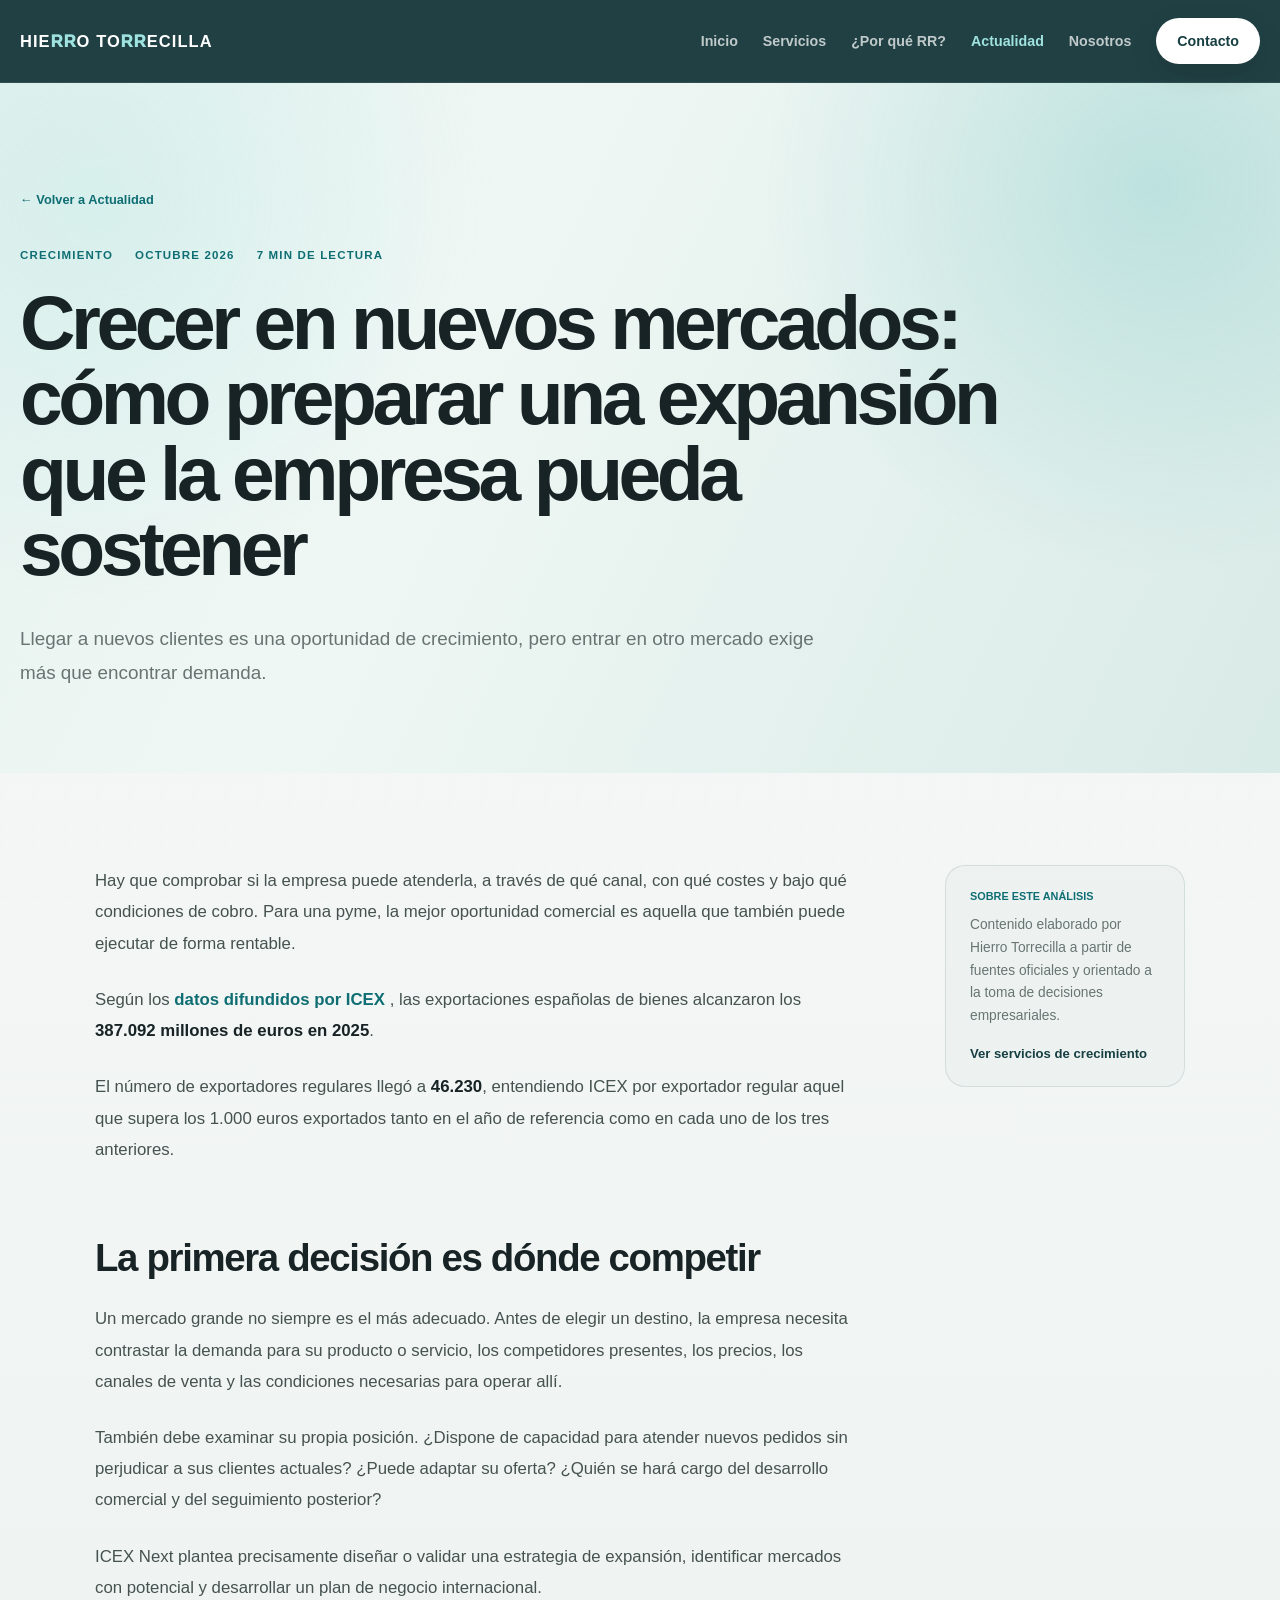
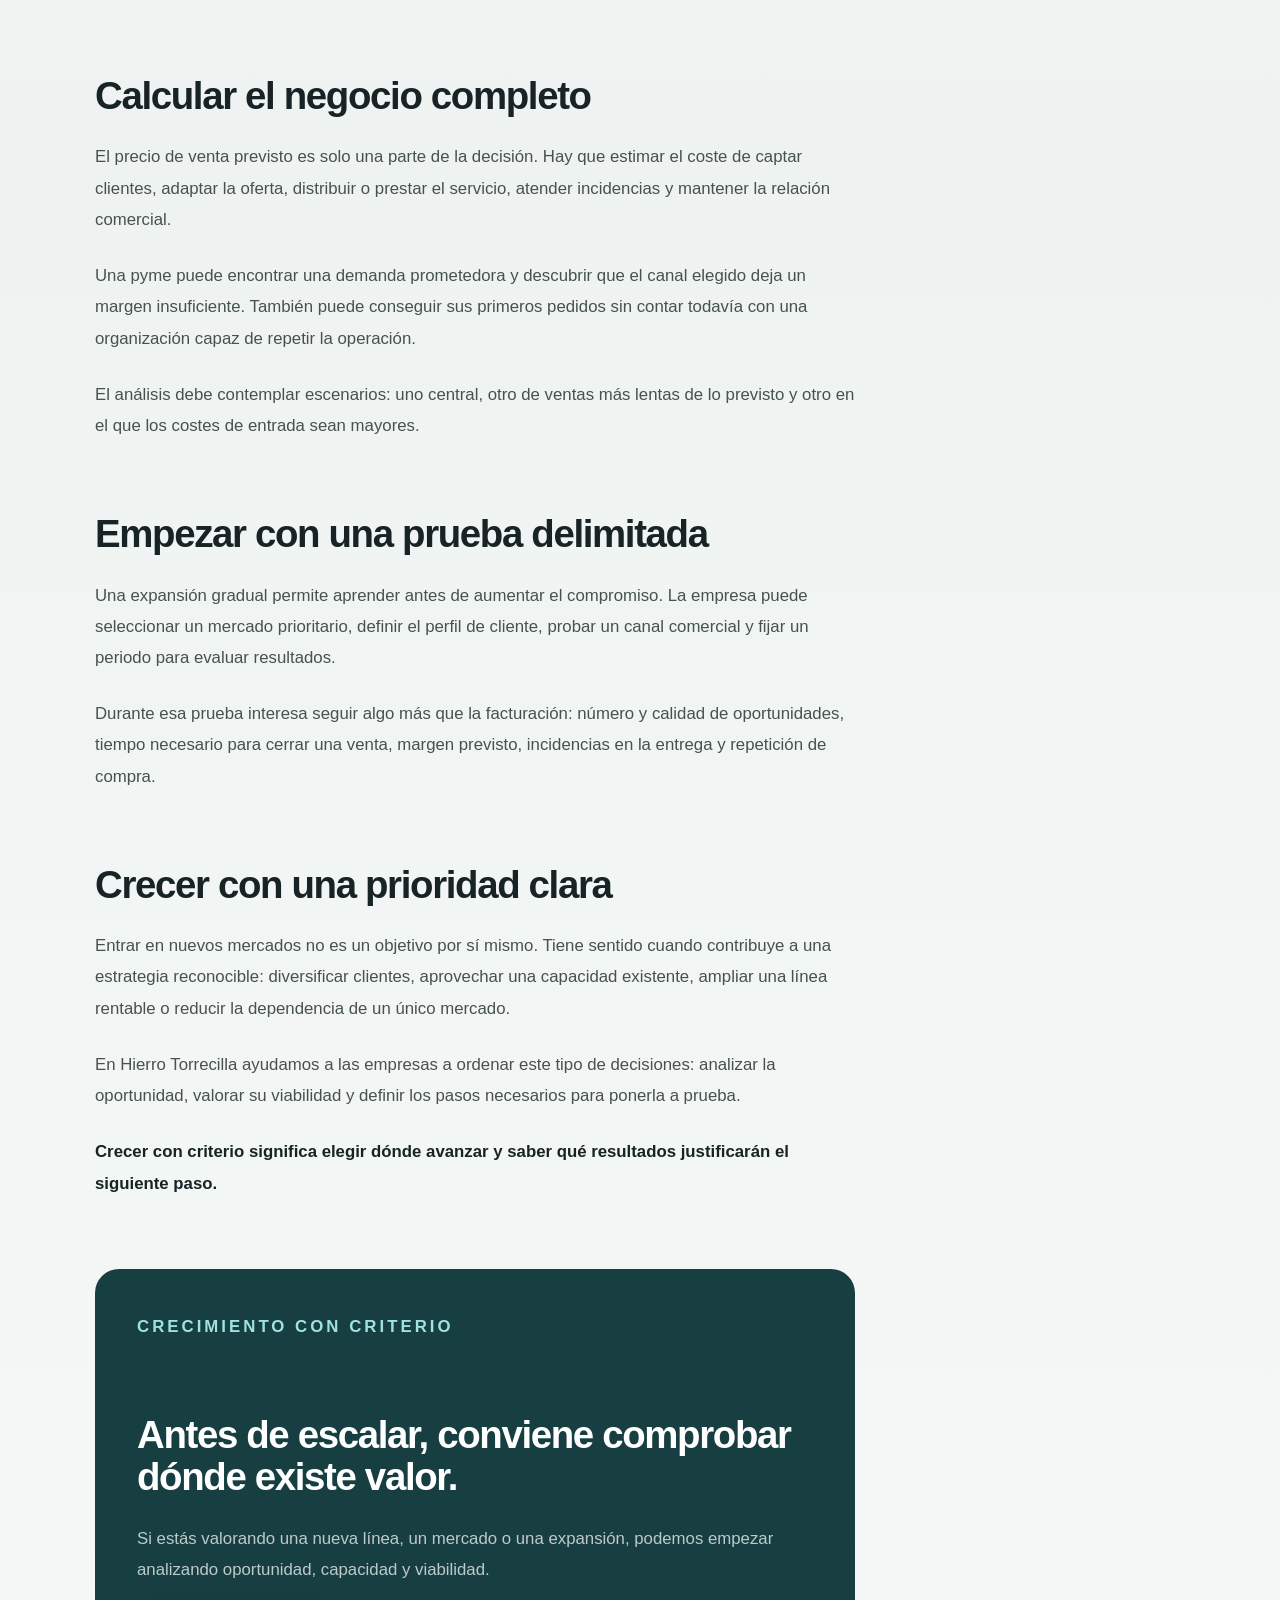
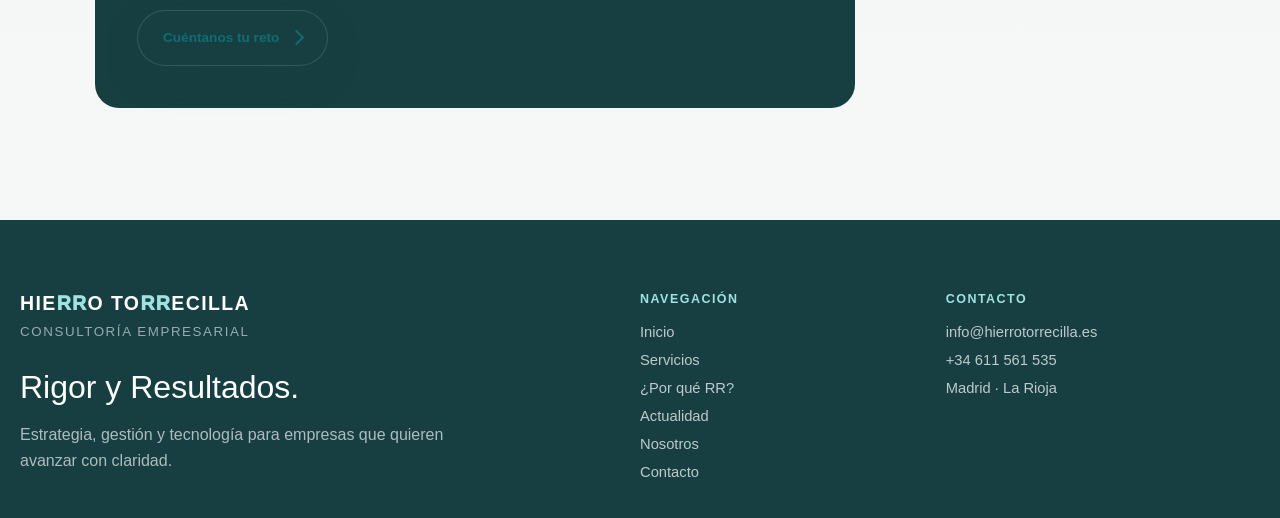
<file: actualidad/crecer-en-nuevos-mercados/index.html>
<!DOCTYPE html>

<html lang="es">

<head>

  <meta charset="UTF-8">

  <meta
    name="viewport"
    content="width=device-width, initial-scale=1.0"
  >

  <title>
    Crecer en nuevos mercados | Hierro Torrecilla
  </title>

  <meta
    name="description"
    content="Cómo preparar la entrada de una pyme en nuevos mercados evaluando demanda, costes, capacidad, margen y viabilidad."
  >

  <link
    rel="canonical"
    href="https://hierrotorrecilla.es/actualidad/crecer-en-nuevos-mercados/"
  >

  <link
    rel="stylesheet"
    href="../../assets/css/hierro-torrecilla.css"
  >

  <style>

    .ht-article-hero {
      padding:108px 0 84px;
      background:
        radial-gradient(circle at 8% 18%,rgba(159,227,224,.24),transparent 30%),
        radial-gradient(circle at 90% 15%,rgba(31,165,163,.19),transparent 30%),
        linear-gradient(115deg,#E6F2EF 0%,#EFF7F4 35%,#D9EBE7 100%);
    }

    .ht-article-hero__inner{max-width:980px;}

    .ht-article-back {
      display:inline-flex;
      margin-bottom:42px;
      color:var(--ht-teal-dark);
      font-size:.8rem;
      font-weight:800;
      text-decoration:none;
    }

    .ht-article-meta {
      display:flex;
      flex-wrap:wrap;
      gap:9px 22px;
      margin-bottom:24px;
      color:var(--ht-teal-dark);
      font-size:.72rem;
      font-weight:900;
      letter-spacing:.1em;
      text-transform:uppercase;
    }

    .ht-article-title {
      margin:0;
      color:var(--ht-ink);
      font-size:clamp(2.8rem,6vw,5.3rem);
      line-height:.98;
      letter-spacing:-.058em;
    }

    .ht-article-intro {
      max-width:820px;
      margin:36px 0 0;
      color:var(--ht-muted);
      font-size:1.18rem;
      line-height:1.78;
    }

    .ht-article{padding:92px 0 112px;}

    .ht-article-layout{
      display:grid;
      grid-template-columns:minmax(0,760px) 240px;
      justify-content:center;
      gap:90px;
      align-items:start;
    }

    .ht-article-body h2{
      margin:72px 0 24px;
      color:var(--ht-ink);
      font-size:clamp(1.8rem,3vw,2.5rem);
      line-height:1.1;
      letter-spacing:-.035em;
    }

    .ht-article-body p{
      margin:0 0 25px;
      color:#465250;
      font-size:1.05rem;
      line-height:1.86;
    }

    .ht-article-body strong{color:var(--ht-ink);}
    .ht-article-body a{color:var(--ht-teal-dark);font-weight:700;}

    .ht-article-aside{
      position:sticky;
      top:120px;
      padding:24px;
      border:1px solid var(--ht-line);
      border-radius:20px;
      background:rgba(234,241,239,.6);
    }

    .ht-article-aside span{
      display:block;
      margin-bottom:12px;
      color:var(--ht-teal-dark);
      font-size:.68rem;
      font-weight:900;
      text-transform:uppercase;
    }

    .ht-article-aside p{
      margin:0;
      color:var(--ht-muted);
      font-size:.86rem;
      line-height:1.65;
    }

    .ht-article-aside a{
      display:inline-block;
      margin-top:18px;
      color:var(--ht-dark);
      font-size:.82rem;
      font-weight:850;
      text-decoration:none;
    }

    .ht-article-closing{
      margin-top:70px;
      padding:42px;
      border-radius:24px;
      background:var(--ht-dark);
    }

    .ht-article-closing .ht-kicker{color:var(--ht-mint);}
    .ht-article-closing h2{color:#FFF;}
    .ht-article-closing p{color:rgba(255,255,255,.72);}

    @media(max-width:1000px){
      .ht-article-layout{grid-template-columns:minmax(0,760px);}
      .ht-article-aside{position:static;}
    }

    @media(max-width:760px){
      .ht-article-hero{padding:80px 0 62px;}
      .ht-article-title{font-size:2.65rem;}
      .ht-article{padding:68px 0 82px;}
    }

  </style>

</head>


<body>


<header class="ht-header">

  <div class="ht-shell ht-nav">

    <a href="../../" class="ht-brand">
      HIE<span class="rr-special">RR</span>O
      TO<span class="rr-special">RR</span>ECILLA
    </a>

    <nav class="ht-menu">

      <a href="../../">Inicio</a>
      <a href="../../servicios/">Servicios</a>
      <a href="../../por-que-rr/">¿Por qué RR?</a>
      <a href="../" class="active">Actualidad</a>
      <a href="../../nosotros/">Nosotros</a>

      <a href="../../contacto/" class="ht-menu-contact">
        Contacto
      </a>

    </nav>

    <button
      type="button"
      class="ht-menu-toggle"
      id="htMenuToggle"
      aria-label="Abrir menú"
      aria-expanded="false"
      aria-controls="htMobileMenu"
    >
      <span></span>
    </button>

  </div>

</header>



<nav class="ht-mobile-menu" id="htMobileMenu">

  <a href="../../">Inicio</a>
  <a href="../../servicios/">Servicios</a>
  <a href="../../por-que-rr/">¿Por qué RR?</a>
  <a href="../">Actualidad</a>
  <a href="../../nosotros/">Nosotros</a>
  <a href="../../contacto/">Contacto</a>

</nav>



<main>


<section class="ht-article-hero">

  <div class="ht-shell">

    <div class="ht-article-hero__inner">

      <a href="../" class="ht-article-back">
        ← Volver a Actualidad
      </a>

      <div class="ht-article-meta">

        <span>Crecimiento</span>
        <span>Octubre 2026</span>
        <span>7 min de lectura</span>

      </div>

      <h1 class="ht-article-title">

        Crecer en nuevos mercados:
        cómo preparar una expansión que la empresa pueda sostener

      </h1>

      <p class="ht-article-intro">

        Llegar a nuevos clientes es una oportunidad de crecimiento,
        pero entrar en otro mercado exige más que encontrar demanda.

      </p>

    </div>

  </div>

</section>



<article class="ht-article">

  <div class="ht-shell">

    <div class="ht-article-layout">

      <div class="ht-article-body">


        <p>

          Hay que comprobar si la empresa puede atenderla,
          a través de qué canal, con qué costes
          y bajo qué condiciones de cobro.
          Para una pyme, la mejor oportunidad comercial
          es aquella que también puede ejecutar de forma rentable.

        </p>

        <p>

          Según los
          <a
            href="https://www.icex.es/es/sala-prensa/notas-de-prensa/2026/02/icex_balanza_comercial_2025"
            target="_blank"
            rel="noopener noreferrer"
          >
            datos difundidos por ICEX
          </a>,
          las exportaciones españolas de bienes alcanzaron
          los <strong>387.092 millones de euros en 2025</strong>.

        </p>

        <p>

          El número de exportadores regulares llegó a
          <strong>46.230</strong>, entendiendo ICEX por exportador regular
          aquel que supera los 1.000 euros exportados tanto
          en el año de referencia como en cada uno de los tres anteriores.

        </p>


        <h2>
          La primera decisión es dónde competir
        </h2>

        <p>

          Un mercado grande no siempre es el más adecuado.
          Antes de elegir un destino, la empresa necesita contrastar
          la demanda para su producto o servicio,
          los competidores presentes, los precios,
          los canales de venta y las condiciones necesarias
          para operar allí.

        </p>

        <p>

          También debe examinar su propia posición.
          ¿Dispone de capacidad para atender nuevos pedidos
          sin perjudicar a sus clientes actuales?
          ¿Puede adaptar su oferta?
          ¿Quién se hará cargo del desarrollo comercial
          y del seguimiento posterior?

        </p>

        <p>

          ICEX Next plantea precisamente diseñar
          o validar una estrategia de expansión,
          identificar mercados con potencial
          y desarrollar un plan de negocio internacional.

        </p>


        <h2>
          Calcular el negocio completo
        </h2>

        <p>

          El precio de venta previsto es solo una parte de la decisión.
          Hay que estimar el coste de captar clientes,
          adaptar la oferta, distribuir o prestar el servicio,
          atender incidencias y mantener la relación comercial.

        </p>

        <p>

          Una pyme puede encontrar una demanda prometedora
          y descubrir que el canal elegido deja un margen insuficiente.
          También puede conseguir sus primeros pedidos
          sin contar todavía con una organización capaz
          de repetir la operación.

        </p>

        <p>

          El análisis debe contemplar escenarios:
          uno central, otro de ventas más lentas de lo previsto
          y otro en el que los costes de entrada sean mayores.

        </p>


        <h2>
          Empezar con una prueba delimitada
        </h2>

        <p>

          Una expansión gradual permite aprender
          antes de aumentar el compromiso.
          La empresa puede seleccionar un mercado prioritario,
          definir el perfil de cliente,
          probar un canal comercial
          y fijar un periodo para evaluar resultados.

        </p>

        <p>

          Durante esa prueba interesa seguir algo más que la facturación:
          número y calidad de oportunidades,
          tiempo necesario para cerrar una venta,
          margen previsto, incidencias en la entrega
          y repetición de compra.

        </p>


        <h2>
          Crecer con una prioridad clara
        </h2>

        <p>

          Entrar en nuevos mercados no es un objetivo por sí mismo.
          Tiene sentido cuando contribuye a una estrategia reconocible:
          diversificar clientes, aprovechar una capacidad existente,
          ampliar una línea rentable
          o reducir la dependencia de un único mercado.

        </p>

        <p>

          En Hierro Torrecilla ayudamos a las empresas
          a ordenar este tipo de decisiones:
          analizar la oportunidad,
          valorar su viabilidad
          y definir los pasos necesarios para ponerla a prueba.

        </p>

        <p>

          <strong>
            Crecer con criterio significa elegir dónde avanzar
            y saber qué resultados justificarán el siguiente paso.
          </strong>

        </p>


        <section class="ht-article-closing">

          <p class="ht-kicker">
            Crecimiento con criterio
          </p>

          <h2>
            Antes de escalar, conviene comprobar dónde existe valor.
          </h2>

          <p>

            Si estás valorando una nueva línea,
            un mercado o una expansión,
            podemos empezar analizando oportunidad,
            capacidad y viabilidad.

          </p>

          <a href="../../contacto/" class="ht-btn ht-btn-primary">
            Cuéntanos tu reto
          </a>

        </section>


      </div>


      <aside class="ht-article-aside">

        <span>
          Sobre este análisis
        </span>

        <p>

          Contenido elaborado por Hierro Torrecilla
          a partir de fuentes oficiales
          y orientado a la toma de decisiones empresariales.

        </p>

        <a href="../../servicios/#crecimiento">
          Ver servicios de crecimiento
        </a>

      </aside>


    </div>

  </div>

</article>


</main>



<footer class="ht-footer">

  <div class="ht-shell">

    <div class="ht-footer-grid">

      <div class="ht-footer-brand">

        <a href="../../" class="ht-footer-logo">
          HIE<span class="rr">RR</span>O
          TO<span class="rr">RR</span>ECILLA
        </a>

        <small>Consultoría Empresarial</small>

        <h3>Rigor y Resultados.</h3>

        <p>
          Estrategia, gestión y tecnología
          para empresas que quieren avanzar con claridad.
        </p>

      </div>

      <div class="ht-footer-col">

        <strong>Navegación</strong>

        <a href="../../">Inicio</a>
        <a href="../../servicios/">Servicios</a>
        <a href="../../por-que-rr/">¿Por qué RR?</a>
        <a href="../">Actualidad</a>
        <a href="../../nosotros/">Nosotros</a>
        <a href="../../contacto/">Contacto</a>

      </div>

      <div class="ht-footer-col">

        <strong>Contacto</strong>

        <a href="mailto:info@hierrotorrecilla.es">
          info@hierrotorrecilla.es
        </a>

        <a href="tel:+34611561535">
          +34 611 561 535
        </a>

        <p>Madrid · La Rioja</p>

      </div>

    </div>

  </div>

</footer>


<script src="../../assets/js/main.js"></script>


</body>

</html>
</file>
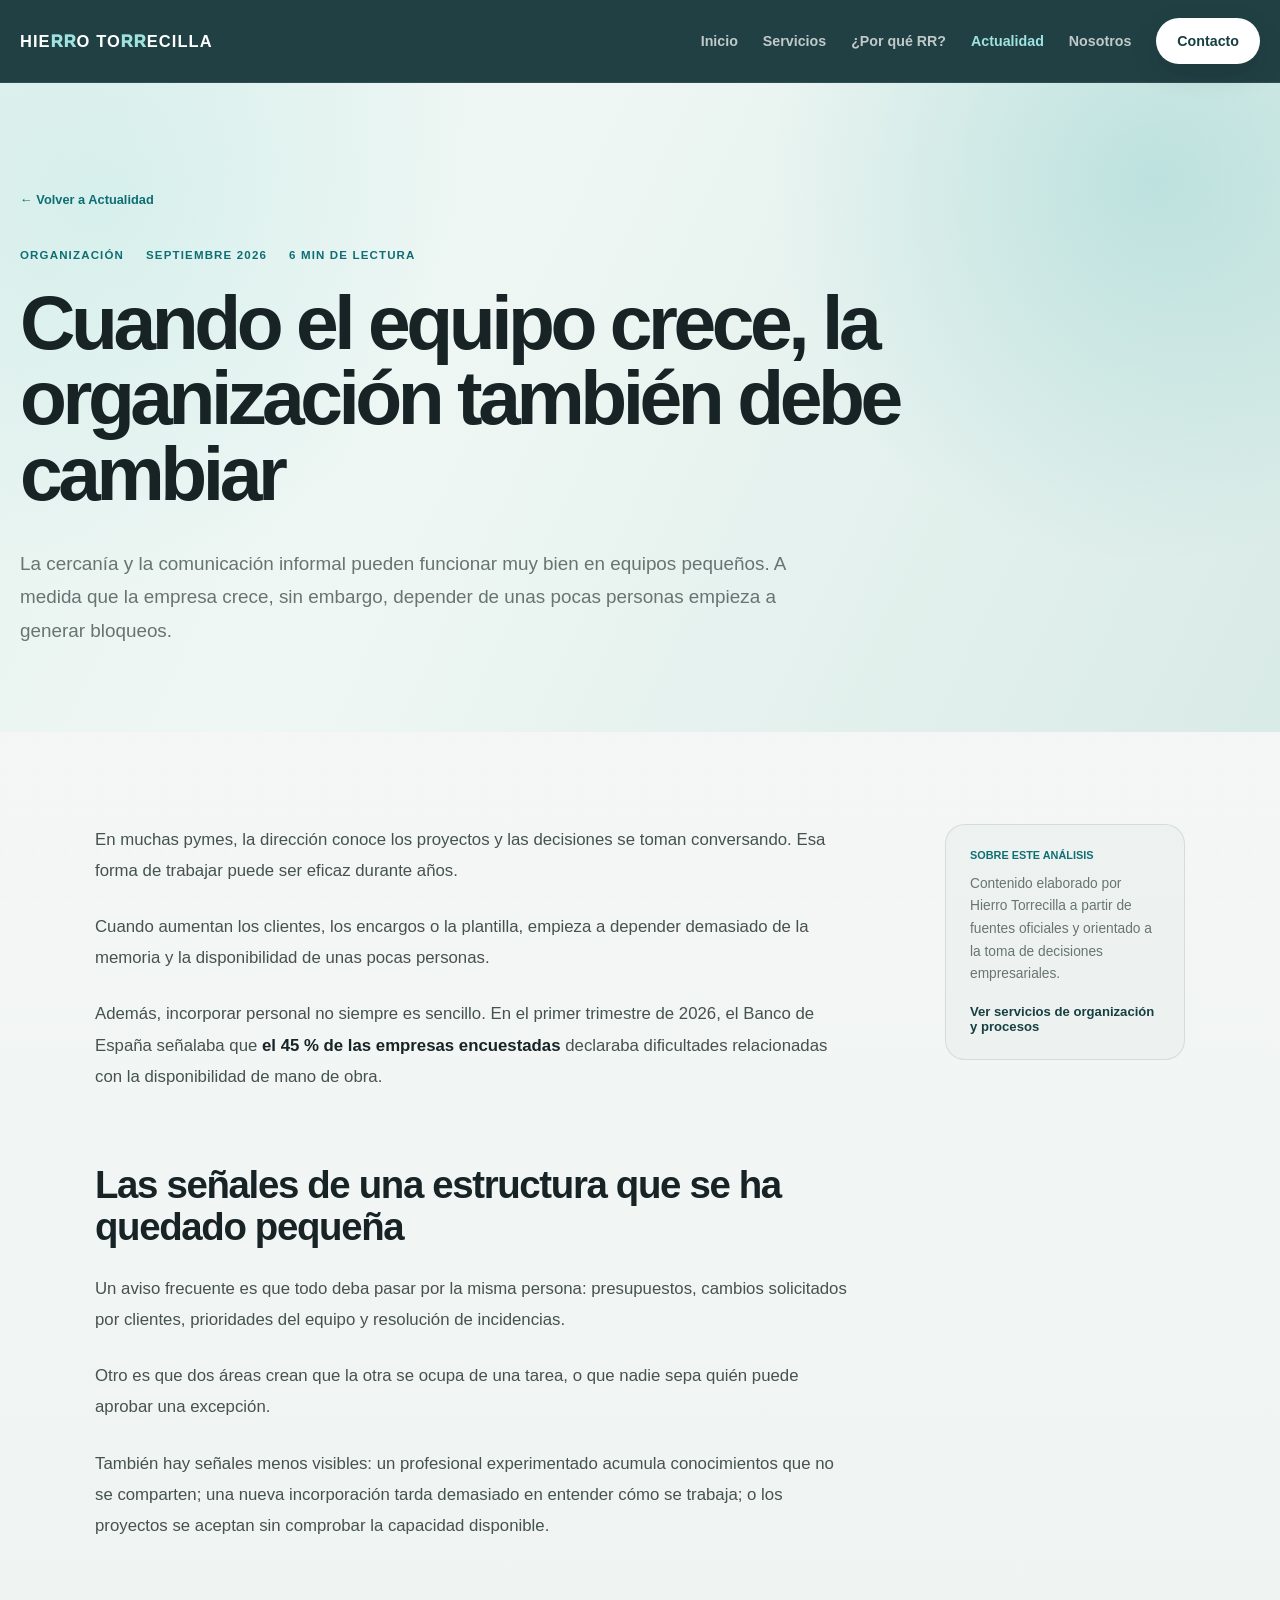
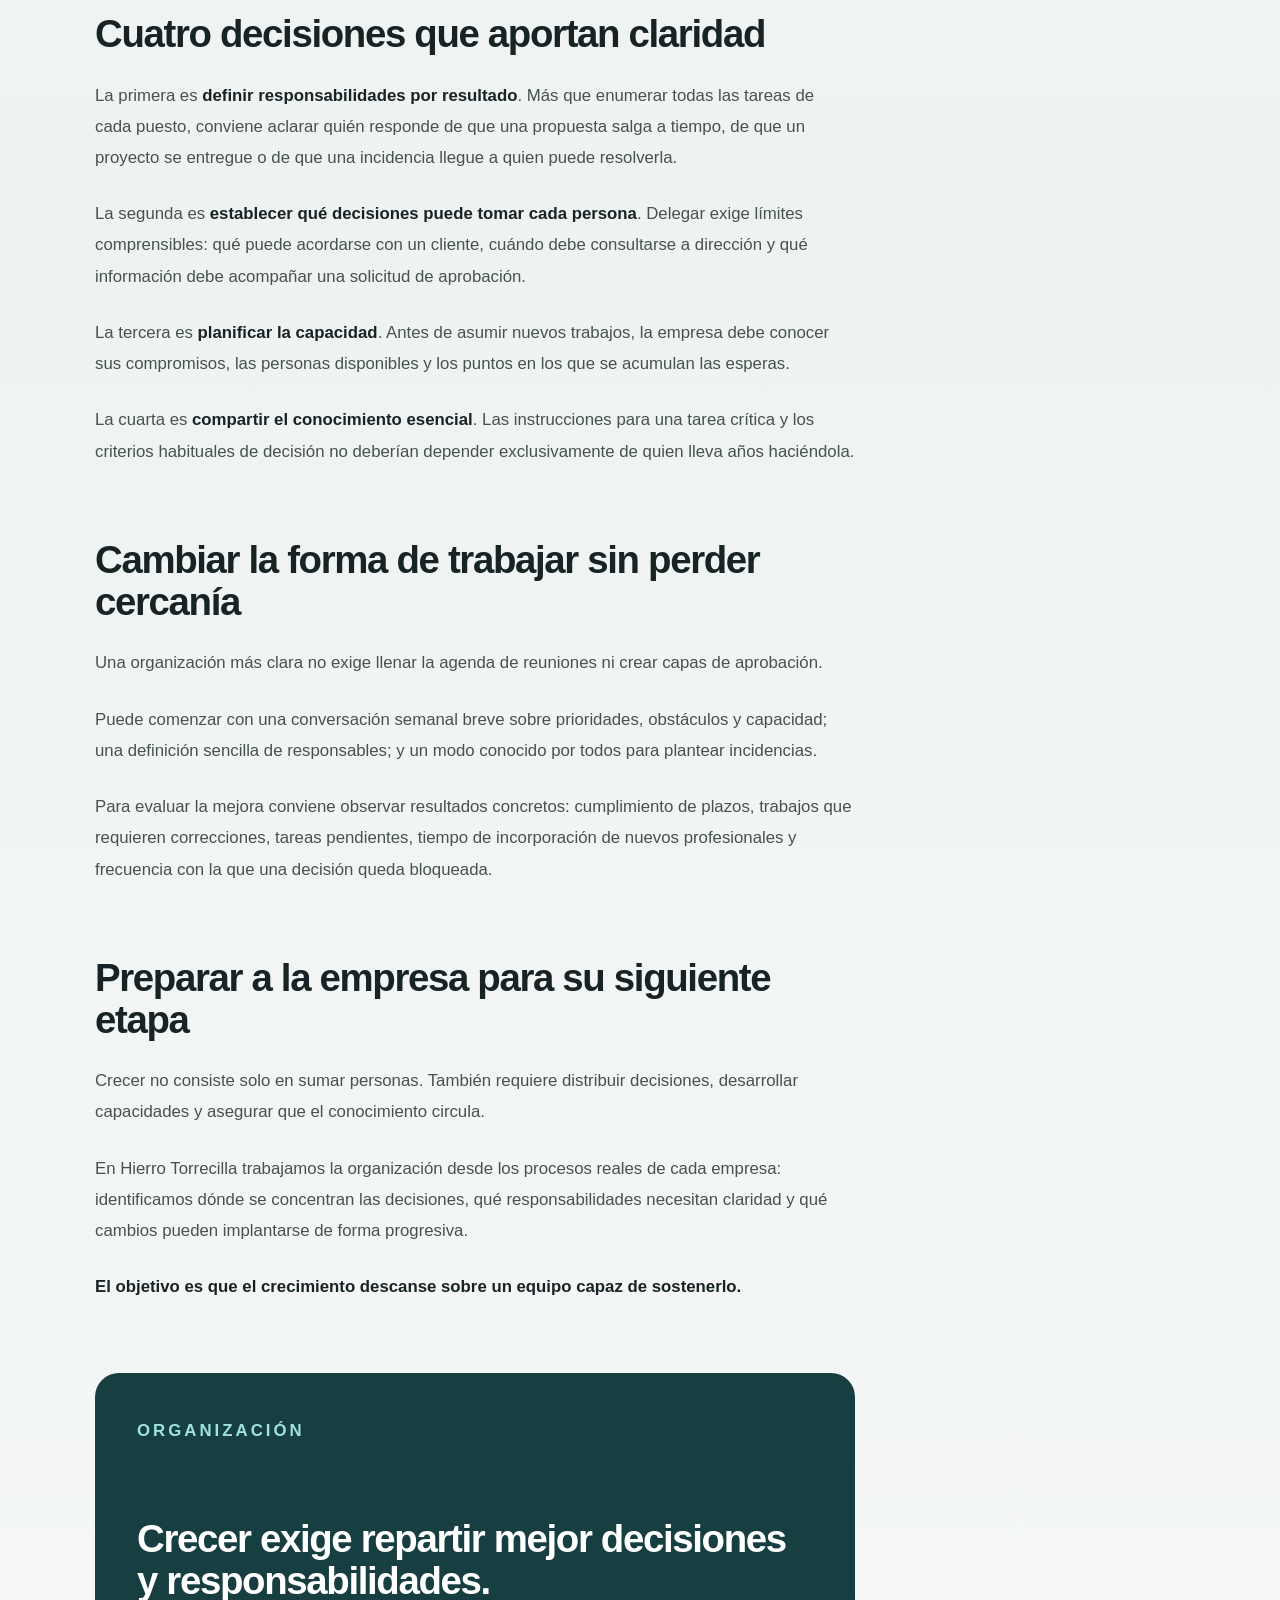
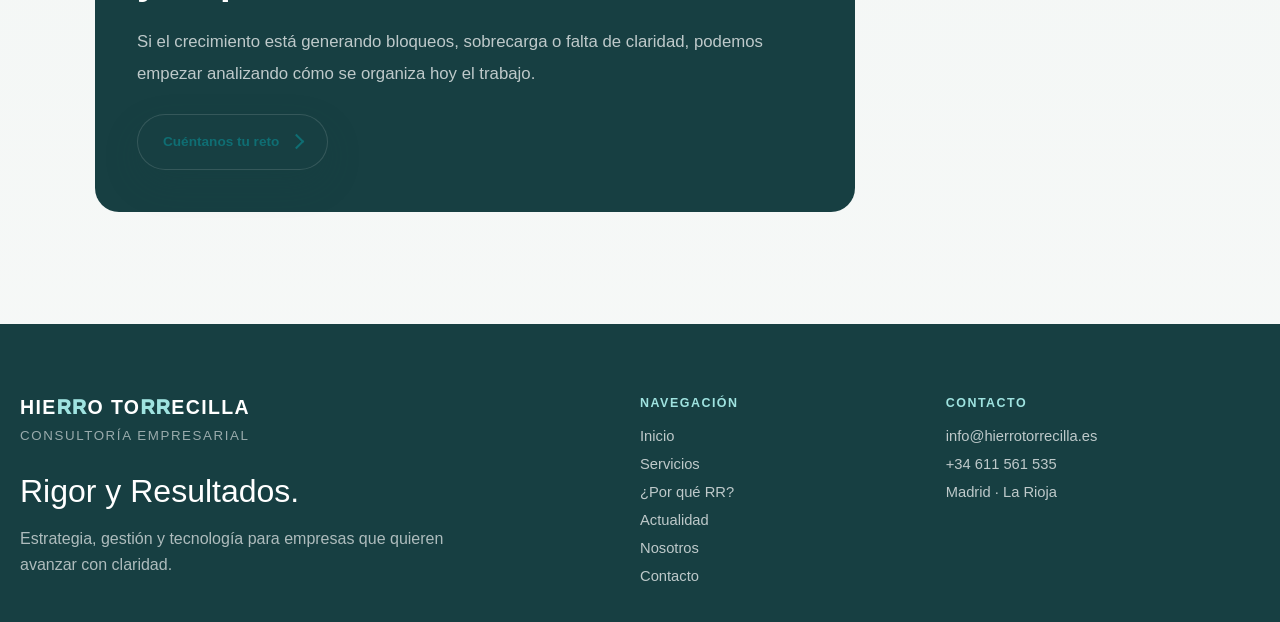
<file: actualidad/cuando-el-equipo-crece/index.html>
<!DOCTYPE html>

<html lang="es">

<head>

  <meta charset="UTF-8">

  <meta
    name="viewport"
    content="width=device-width, initial-scale=1.0"
  >

  <title>
    Cuando el equipo crece | Hierro Torrecilla
  </title>

  <meta
    name="description"
    content="Cómo adaptar responsabilidades, decisiones y coordinación cuando una pyme aumenta su equipo y su actividad."
  >

  <link
    rel="canonical"
    href="https://hierrotorrecilla.es/actualidad/cuando-el-equipo-crece/"
  >

  <link
    rel="stylesheet"
    href="../../assets/css/hierro-torrecilla.css"
  >

  <style>

    .ht-article-hero {
      padding:108px 0 84px;
      background:
        radial-gradient(circle at 8% 18%,rgba(159,227,224,.24),transparent 30%),
        radial-gradient(circle at 90% 15%,rgba(31,165,163,.19),transparent 30%),
        linear-gradient(115deg,#E6F2EF 0%,#EFF7F4 35%,#D9EBE7 100%);
    }

    .ht-article-hero__inner{max-width:980px;}

    .ht-article-back{
      display:inline-flex;
      margin-bottom:42px;
      color:var(--ht-teal-dark);
      font-size:.8rem;
      font-weight:800;
      text-decoration:none;
    }

    .ht-article-meta{
      display:flex;
      flex-wrap:wrap;
      gap:9px 22px;
      margin-bottom:24px;
      color:var(--ht-teal-dark);
      font-size:.72rem;
      font-weight:900;
      letter-spacing:.1em;
      text-transform:uppercase;
    }

    .ht-article-title{
      margin:0;
      color:var(--ht-ink);
      font-size:clamp(2.8rem,6vw,5.3rem);
      line-height:.98;
      letter-spacing:-.058em;
    }

    .ht-article-intro{
      max-width:820px;
      margin:36px 0 0;
      color:var(--ht-muted);
      font-size:1.18rem;
      line-height:1.78;
    }

    .ht-article{padding:92px 0 112px;}

    .ht-article-layout{
      display:grid;
      grid-template-columns:minmax(0,760px) 240px;
      justify-content:center;
      gap:90px;
      align-items:start;
    }

    .ht-article-body h2{
      margin:72px 0 24px;
      color:var(--ht-ink);
      font-size:clamp(1.8rem,3vw,2.5rem);
      line-height:1.1;
      letter-spacing:-.035em;
    }

    .ht-article-body p{
      margin:0 0 25px;
      color:#465250;
      font-size:1.05rem;
      line-height:1.86;
    }

    .ht-article-body strong{color:var(--ht-ink);}
    .ht-article-body a{color:var(--ht-teal-dark);font-weight:700;}

    .ht-article-aside{
      position:sticky;
      top:120px;
      padding:24px;
      border:1px solid var(--ht-line);
      border-radius:20px;
      background:rgba(234,241,239,.6);
    }

    .ht-article-aside span{
      display:block;
      margin-bottom:12px;
      color:var(--ht-teal-dark);
      font-size:.68rem;
      font-weight:900;
      text-transform:uppercase;
    }

    .ht-article-aside p{
      margin:0;
      color:var(--ht-muted);
      font-size:.86rem;
      line-height:1.65;
    }

    .ht-article-aside a{
      display:inline-block;
      margin-top:18px;
      color:var(--ht-dark);
      font-size:.82rem;
      font-weight:850;
      text-decoration:none;
    }

    .ht-article-closing{
      margin-top:70px;
      padding:42px;
      border-radius:24px;
      background:var(--ht-dark);
    }

    .ht-article-closing .ht-kicker{color:var(--ht-mint);}
    .ht-article-closing h2{color:#FFF;}
    .ht-article-closing p{color:rgba(255,255,255,.72);}

    @media(max-width:1000px){
      .ht-article-layout{grid-template-columns:minmax(0,760px);}
      .ht-article-aside{position:static;}
    }

    @media(max-width:760px){
      .ht-article-hero{padding:80px 0 62px;}
      .ht-article-title{font-size:2.65rem;}
      .ht-article{padding:68px 0 82px;}
    }

  </style>

</head>


<body>


<header class="ht-header">

  <div class="ht-shell ht-nav">

    <a href="../../" class="ht-brand">
      HIE<span class="rr-special">RR</span>O
      TO<span class="rr-special">RR</span>ECILLA
    </a>

    <nav class="ht-menu">

      <a href="../../">Inicio</a>
      <a href="../../servicios/">Servicios</a>
      <a href="../../por-que-rr/">¿Por qué RR?</a>
      <a href="../" class="active">Actualidad</a>
      <a href="../../nosotros/">Nosotros</a>

      <a href="../../contacto/" class="ht-menu-contact">
        Contacto
      </a>

    </nav>

    <button
      type="button"
      class="ht-menu-toggle"
      id="htMenuToggle"
      aria-label="Abrir menú"
      aria-expanded="false"
      aria-controls="htMobileMenu"
    >
      <span></span>
    </button>

  </div>

</header>



<nav class="ht-mobile-menu" id="htMobileMenu">

  <a href="../../">Inicio</a>
  <a href="../../servicios/">Servicios</a>
  <a href="../../por-que-rr/">¿Por qué RR?</a>
  <a href="../">Actualidad</a>
  <a href="../../nosotros/">Nosotros</a>
  <a href="../../contacto/">Contacto</a>

</nav>



<main>


<section class="ht-article-hero">

  <div class="ht-shell">

    <div class="ht-article-hero__inner">

      <a href="../" class="ht-article-back">
        ← Volver a Actualidad
      </a>

      <div class="ht-article-meta">

        <span>Organización</span>
        <span>Septiembre 2026</span>
        <span>6 min de lectura</span>

      </div>

      <h1 class="ht-article-title">

        Cuando el equipo crece,
        la organización también debe cambiar

      </h1>

      <p class="ht-article-intro">

        La cercanía y la comunicación informal pueden funcionar
        muy bien en equipos pequeños. A medida que la empresa crece,
        sin embargo, depender de unas pocas personas
        empieza a generar bloqueos.

      </p>

    </div>

  </div>

</section>



<article class="ht-article">

  <div class="ht-shell">

    <div class="ht-article-layout">

      <div class="ht-article-body">


        <p>

          En muchas pymes, la dirección conoce los proyectos
          y las decisiones se toman conversando.
          Esa forma de trabajar puede ser eficaz durante años.

        </p>

        <p>

          Cuando aumentan los clientes, los encargos o la plantilla,
          empieza a depender demasiado de la memoria
          y la disponibilidad de unas pocas personas.

        </p>

        <p>

          Además, incorporar personal no siempre es sencillo.
          En el primer trimestre de 2026,
          el Banco de España señalaba que
          <strong>el 45 % de las empresas encuestadas</strong>
          declaraba dificultades relacionadas
          con la disponibilidad de mano de obra.

        </p>


        <h2>
          Las señales de una estructura que se ha quedado pequeña
        </h2>

        <p>

          Un aviso frecuente es que todo deba pasar
          por la misma persona: presupuestos,
          cambios solicitados por clientes,
          prioridades del equipo y resolución de incidencias.

        </p>

        <p>

          Otro es que dos áreas crean que la otra
          se ocupa de una tarea,
          o que nadie sepa quién puede aprobar una excepción.

        </p>

        <p>

          También hay señales menos visibles:
          un profesional experimentado acumula conocimientos
          que no se comparten;
          una nueva incorporación tarda demasiado
          en entender cómo se trabaja;
          o los proyectos se aceptan
          sin comprobar la capacidad disponible.

        </p>


        <h2>
          Cuatro decisiones que aportan claridad
        </h2>

        <p>

          La primera es <strong>definir responsabilidades por resultado</strong>.
          Más que enumerar todas las tareas de cada puesto,
          conviene aclarar quién responde
          de que una propuesta salga a tiempo,
          de que un proyecto se entregue
          o de que una incidencia llegue
          a quien puede resolverla.

        </p>

        <p>

          La segunda es
          <strong>establecer qué decisiones puede tomar cada persona</strong>.
          Delegar exige límites comprensibles:
          qué puede acordarse con un cliente,
          cuándo debe consultarse a dirección
          y qué información debe acompañar
          una solicitud de aprobación.

        </p>

        <p>

          La tercera es <strong>planificar la capacidad</strong>.
          Antes de asumir nuevos trabajos,
          la empresa debe conocer sus compromisos,
          las personas disponibles
          y los puntos en los que se acumulan las esperas.

        </p>

        <p>

          La cuarta es <strong>compartir el conocimiento esencial</strong>.
          Las instrucciones para una tarea crítica
          y los criterios habituales de decisión
          no deberían depender exclusivamente
          de quien lleva años haciéndola.

        </p>


        <h2>
          Cambiar la forma de trabajar sin perder cercanía
        </h2>

        <p>

          Una organización más clara no exige llenar la agenda
          de reuniones ni crear capas de aprobación.

        </p>

        <p>

          Puede comenzar con una conversación semanal breve
          sobre prioridades, obstáculos y capacidad;
          una definición sencilla de responsables;
          y un modo conocido por todos
          para plantear incidencias.

        </p>

        <p>

          Para evaluar la mejora conviene observar resultados concretos:
          cumplimiento de plazos,
          trabajos que requieren correcciones,
          tareas pendientes,
          tiempo de incorporación de nuevos profesionales
          y frecuencia con la que una decisión queda bloqueada.

        </p>


        <h2>
          Preparar a la empresa para su siguiente etapa
        </h2>

        <p>

          Crecer no consiste solo en sumar personas.
          También requiere distribuir decisiones,
          desarrollar capacidades
          y asegurar que el conocimiento circula.

        </p>

        <p>

          En Hierro Torrecilla trabajamos la organización
          desde los procesos reales de cada empresa:
          identificamos dónde se concentran las decisiones,
          qué responsabilidades necesitan claridad
          y qué cambios pueden implantarse de forma progresiva.

        </p>

        <p>

          <strong>
            El objetivo es que el crecimiento descanse
            sobre un equipo capaz de sostenerlo.
          </strong>

        </p>


        <section class="ht-article-closing">

          <p class="ht-kicker">
            Organización
          </p>

          <h2>
            Crecer exige repartir mejor decisiones y responsabilidades.
          </h2>

          <p>

            Si el crecimiento está generando bloqueos,
            sobrecarga o falta de claridad,
            podemos empezar analizando
            cómo se organiza hoy el trabajo.

          </p>

          <a href="../../contacto/" class="ht-btn ht-btn-primary">
            Cuéntanos tu reto
          </a>

        </section>


      </div>


      <aside class="ht-article-aside">

        <span>
          Sobre este análisis
        </span>

        <p>

          Contenido elaborado por Hierro Torrecilla
          a partir de fuentes oficiales
          y orientado a la toma de decisiones empresariales.

        </p>

        <a href="../../servicios/#procesos">
          Ver servicios de organización y procesos
        </a>

      </aside>


    </div>

  </div>

</article>


</main>



<footer class="ht-footer">

  <div class="ht-shell">

    <div class="ht-footer-grid">

      <div class="ht-footer-brand">

        <a href="../../" class="ht-footer-logo">
          HIE<span class="rr">RR</span>O
          TO<span class="rr">RR</span>ECILLA
        </a>

        <small>Consultoría Empresarial</small>

        <h3>Rigor y Resultados.</h3>

        <p>
          Estrategia, gestión y tecnología
          para empresas que quieren avanzar con claridad.
        </p>

      </div>

      <div class="ht-footer-col">

        <strong>Navegación</strong>

        <a href="../../">Inicio</a>
        <a href="../../servicios/">Servicios</a>
        <a href="../../por-que-rr/">¿Por qué RR?</a>
        <a href="../">Actualidad</a>
        <a href="../../nosotros/">Nosotros</a>
        <a href="../../contacto/">Contacto</a>

      </div>

      <div class="ht-footer-col">

        <strong>Contacto</strong>

        <a href="mailto:info@hierrotorrecilla.es">
          info@hierrotorrecilla.es
        </a>

        <a href="tel:+34611561535">
          +34 611 561 535
        </a>

        <p>Madrid · La Rioja</p>

      </div>

    </div>

  </div>

</footer>


<script src="../../assets/js/main.js"></script>


</body>

</html>
</file>
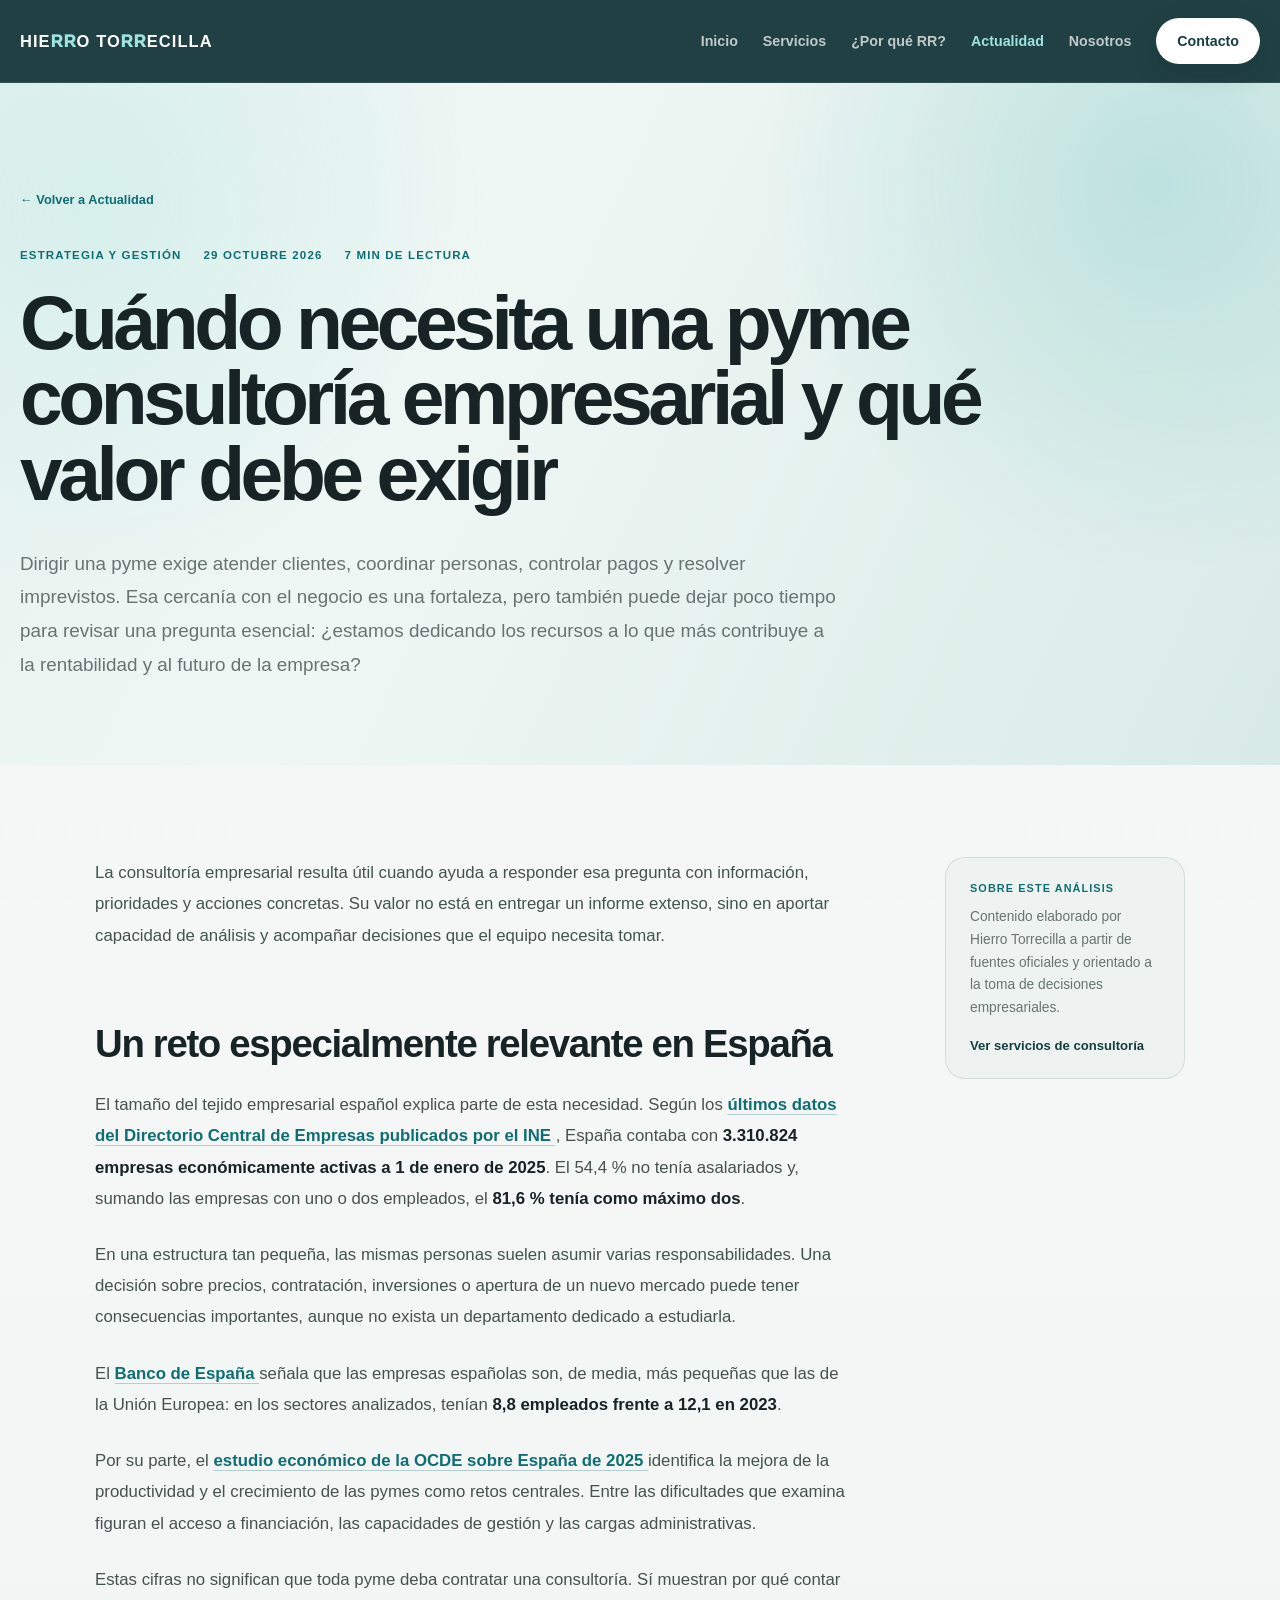
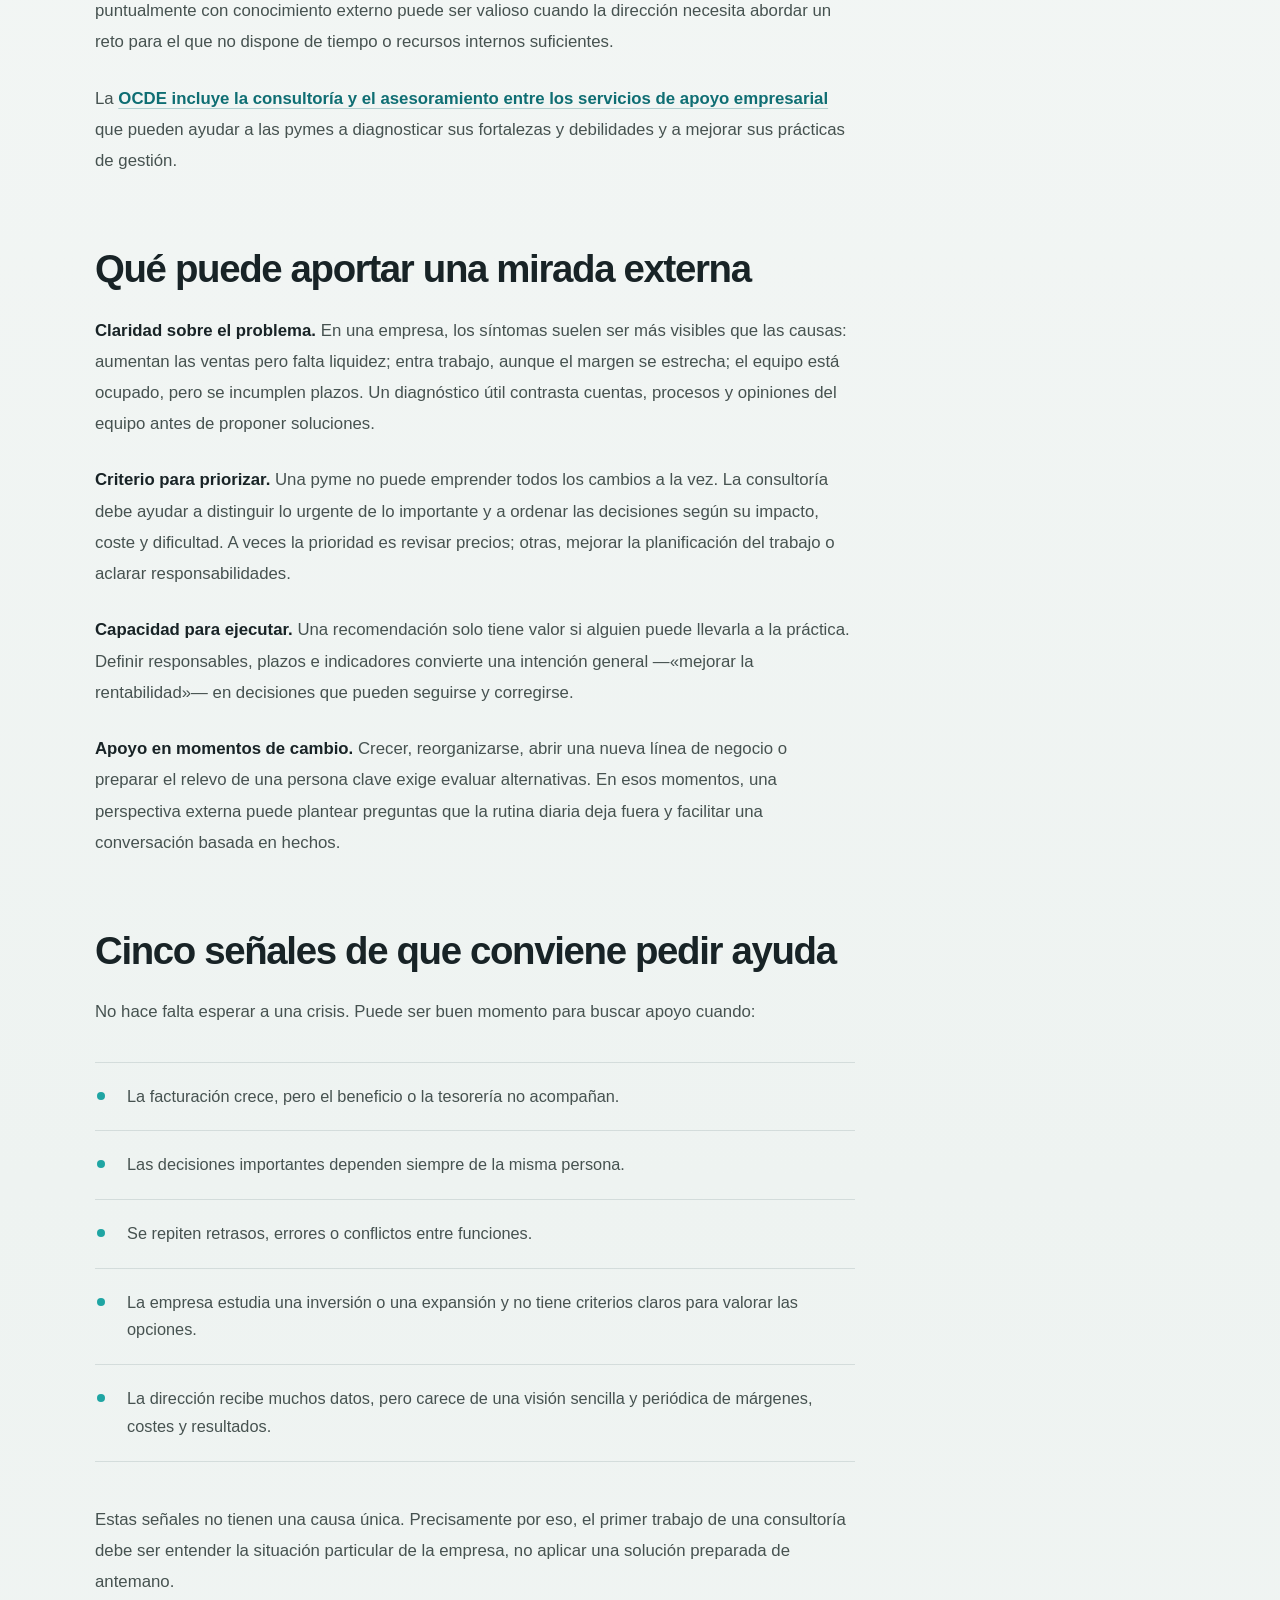
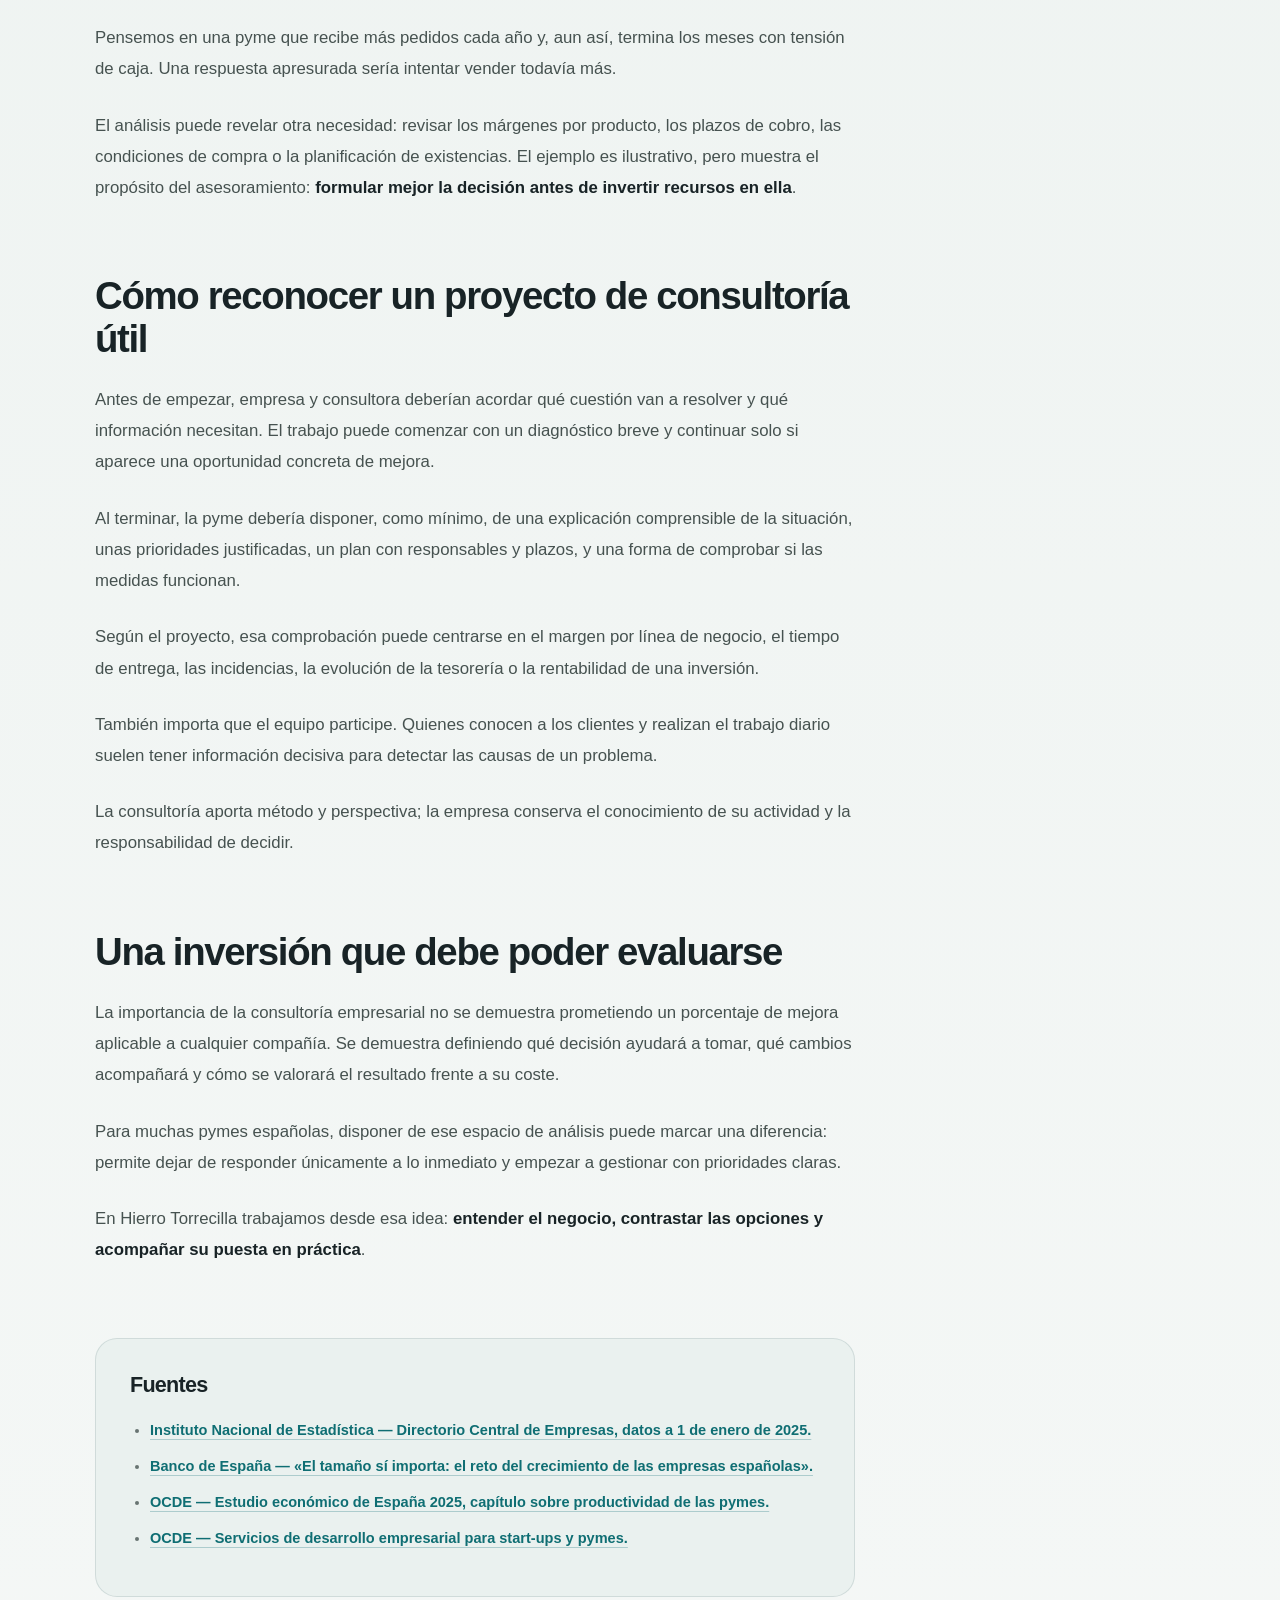
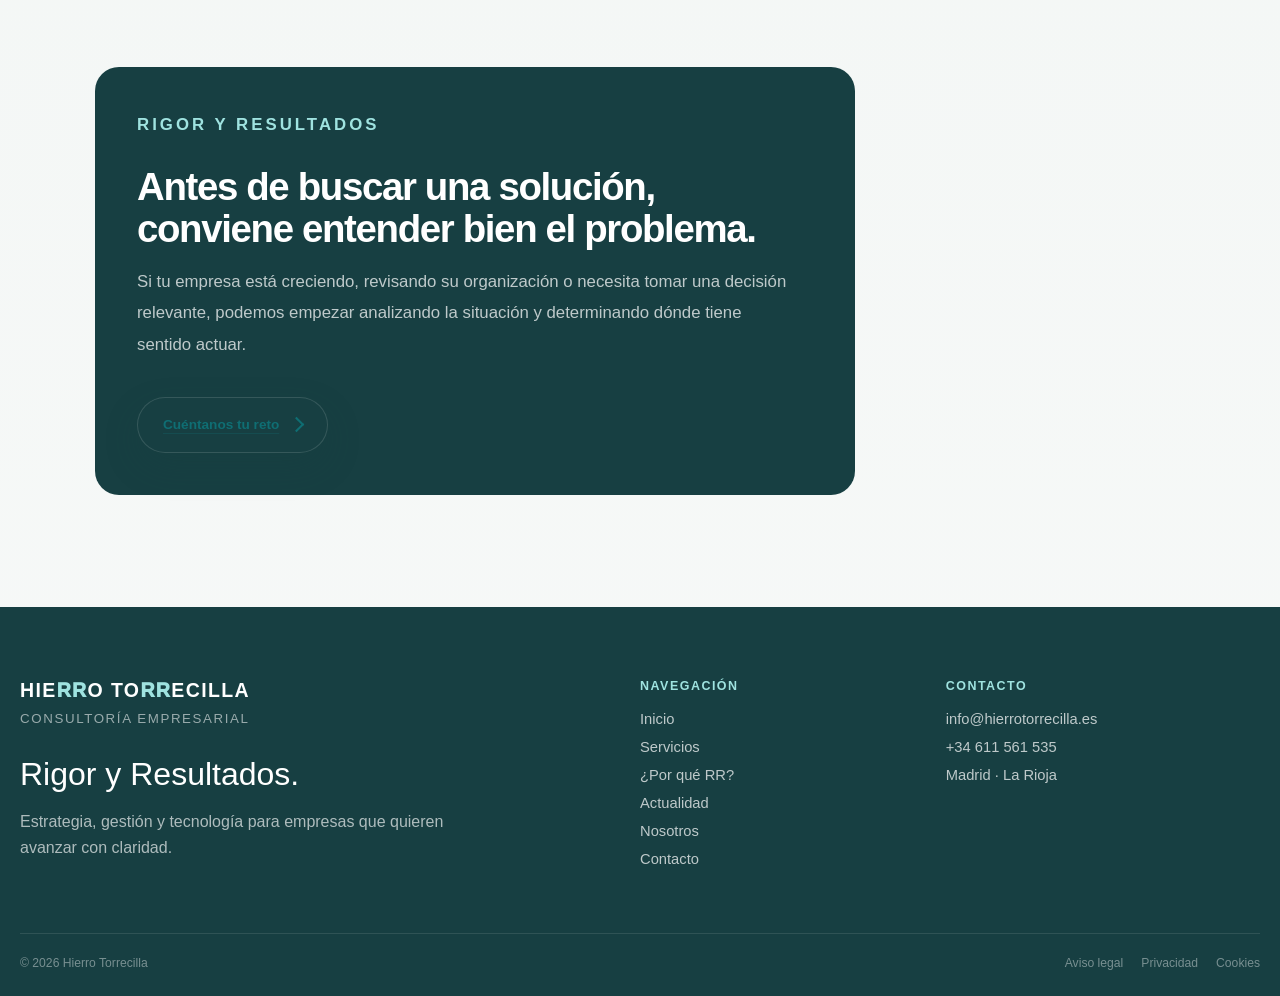
<file: actualidad/cuando-necesita-una-pyme-consultoria-empresarial/index.html>
<!DOCTYPE html>

<html lang="es">

<head>

  <meta charset="UTF-8">

  <meta
    name="viewport"
    content="width=device-width, initial-scale=1.0"
  >

  <title>
    Cuándo necesita una pyme consultoría empresarial | Hierro Torrecilla
  </title>

  <meta
    name="description"
    content="Qué señales indican que una pyme puede necesitar consultoría empresarial y qué valor debería exigir a un proyecto de asesoramiento."
  >

  <link
    rel="canonical"
    href="https://hierrotorrecilla.es/actualidad/cuando-necesita-una-pyme-consultoria-empresarial/"
  >

  <link
    rel="stylesheet"
    href="../../assets/css/hierro-torrecilla.css"
  >


  <meta
    property="og:type"
    content="article"
  >

  <meta
    property="og:title"
    content="Cuándo necesita una pyme consultoría empresarial y qué valor debe exigir"
  >

  <meta
    property="og:description"
    content="Señales para identificar cuándo una pyme puede necesitar apoyo externo y cómo evaluar el valor real de un proyecto de consultoría."
  >

  <meta
    property="og:url"
    content="https://hierrotorrecilla.es/actualidad/cuando-necesita-una-pyme-consultoria-empresarial/"
  >

  <meta
    property="article:published_time"
    content="2026-10-29"
  >


  <style>

    .ht-article-hero {
      position: relative;
      overflow: hidden;
      padding: 108px 0 84px;
      background:
        radial-gradient(
          circle at 8% 18%,
          rgba(159, 227, 224, .24),
          transparent 30%
        ),
        radial-gradient(
          circle at 90% 15%,
          rgba(31, 165, 163, .19),
          transparent 30%
        ),
        linear-gradient(
          115deg,
          #E6F2EF 0%,
          #EFF7F4 35%,
          #D9EBE7 100%
        );
    }

    .ht-article-hero__inner {
      position: relative;
      z-index: 2;
      max-width: 980px;
    }

    .ht-article-back {
      display: inline-flex;
      align-items: center;
      gap: 9px;
      margin-bottom: 42px;
      color: var(--ht-teal-dark);
      font-size: .8rem;
      font-weight: 800;
      text-decoration: none;
    }

    .ht-article-back:hover {
      color: var(--ht-dark);
    }

    .ht-article-meta {
      display: flex;
      flex-wrap: wrap;
      gap: 9px 22px;
      margin-bottom: 24px;
      color: var(--ht-teal-dark);
      font-size: .72rem;
      font-weight: 900;
      letter-spacing: .1em;
      text-transform: uppercase;
    }

    .ht-article-title {
      max-width: 1000px;
      margin: 0;
      color: var(--ht-ink);
      font-size: clamp(2.8rem, 6vw, 5.3rem);
      line-height: .98;
      letter-spacing: -.058em;
    }

    .ht-article-intro {
      max-width: 820px;
      margin: 36px 0 0;
      color: var(--ht-muted);
      font-size: 1.18rem;
      line-height: 1.78;
    }


    .ht-article {
      padding: 92px 0 112px;
    }

    .ht-article-layout {
      display: grid;
      grid-template-columns: minmax(0, 760px) 240px;
      justify-content: center;
      gap: 90px;
      align-items: start;
    }

    .ht-article-body {
      min-width: 0;
    }

    .ht-article-body h2 {
      margin: 72px 0 24px;
      color: var(--ht-ink);
      font-size: clamp(1.8rem, 3vw, 2.5rem);
      line-height: 1.1;
      letter-spacing: -.035em;
    }

    .ht-article-body h2:first-child {
      margin-top: 0;
    }

    .ht-article-body p {
      margin: 0 0 25px;
      color: #465250;
      font-size: 1.05rem;
      line-height: 1.86;
    }

    .ht-article-body strong {
      color: var(--ht-ink);
      font-weight: 800;
    }

    .ht-article-body a {
      color: var(--ht-teal-dark);
      font-weight: 700;
      text-decoration: underline;
      text-decoration-color: rgba(15, 110, 115, .28);
      text-underline-offset: 4px;
    }

    .ht-article-body a:hover {
      color: var(--ht-teal);
      text-decoration-color: currentColor;
    }


    .ht-article-signals {
      margin: 34px 0 42px;
      padding: 0;
      list-style: none;
    }

    .ht-article-signals li {
      position: relative;
      padding: 20px 0 20px 32px;
      border-top: 1px solid var(--ht-line);
      color: #465250;
      font-size: 1.02rem;
      line-height: 1.7;
    }

    .ht-article-signals li:last-child {
      border-bottom: 1px solid var(--ht-line);
    }

    .ht-article-signals li::before {
      content: "";
      position: absolute;
      left: 2px;
      top: 29px;
      width: 8px;
      height: 8px;
      border-radius: 50%;
      background: var(--ht-teal);
    }


    .ht-article-aside {
      position: sticky;
      top: 120px;
      padding: 24px;
      border: 1px solid var(--ht-line);
      border-radius: 20px;
      background: rgba(234, 241, 239, .6);
    }

    .ht-article-aside span {
      display: block;
      margin-bottom: 12px;
      color: var(--ht-teal-dark);
      font-size: .68rem;
      font-weight: 900;
      letter-spacing: .1em;
      text-transform: uppercase;
    }

    .ht-article-aside p {
      margin: 0;
      color: var(--ht-muted);
      font-size: .86rem;
      line-height: 1.65;
    }

    .ht-article-aside a {
      display: inline-block;
      margin-top: 18px;
      color: var(--ht-dark);
      font-size: .82rem;
      font-weight: 850;
      text-decoration: none;
    }


    .ht-article-sources {
      margin-top: 72px;
      padding: 34px;
      border: 1px solid var(--ht-line);
      border-radius: 22px;
      background: var(--ht-bg-soft);
    }

    .ht-article-sources h2 {
      margin: 0 0 22px;
      font-size: 1.35rem;
    }

    .ht-article-sources ul {
      margin: 0;
      padding-left: 20px;
    }

    .ht-article-sources li {
      margin: 12px 0;
      color: var(--ht-muted);
      font-size: .91rem;
      line-height: 1.65;
    }


    .ht-article-closing {
      margin-top: 70px;
      padding: 42px;
      border-radius: 24px;
      background: var(--ht-dark);
    }

    .ht-article-closing .ht-kicker {
      color: var(--ht-mint);
    }

    .ht-article-closing h2 {
      margin: 16px 0;
      color: #FFFFFF;
    }

    .ht-article-closing p {
      max-width: 650px;
      color: rgba(255,255,255,.72);
    }

    .ht-article-closing .ht-btn {
      margin-top: 12px;
    }


    @media (max-width: 1000px) {

      .ht-article-layout {
        grid-template-columns: minmax(0, 760px);
        gap: 45px;
      }

      .ht-article-aside {
        position: static;
      }

    }


    @media (max-width: 760px) {

      .ht-article-hero {
        padding: 80px 0 62px;
      }

      .ht-article-back {
        margin-bottom: 30px;
      }

      .ht-article-title {
        font-size: 2.65rem;
      }

      .ht-article-intro {
        font-size: 1.05rem;
      }

      .ht-article {
        padding: 68px 0 82px;
      }

      .ht-article-body h2 {
        margin-top: 56px;
      }

      .ht-article-body p {
        font-size: 1rem;
      }

      .ht-article-sources {
        padding: 26px 22px;
      }

      .ht-article-closing {
        padding: 30px 24px;
      }

    }

  </style>


  <script type="application/ld+json">
  {
    "@context": "https://schema.org",
    "@type": "Article",
    "headline": "Cuándo necesita una pyme consultoría empresarial y qué valor debe exigir",
    "datePublished": "2026-10-29",
    "dateModified": "2026-10-29",
    "author": {
      "@type": "Organization",
      "name": "Hierro Torrecilla"
    },
    "publisher": {
      "@type": "Organization",
      "name": "Hierro Torrecilla",
      "url": "https://hierrotorrecilla.es/"
    },
    "mainEntityOfPage": "https://hierrotorrecilla.es/actualidad/cuando-necesita-una-pyme-consultoria-empresarial/",
    "description": "Qué señales indican que una pyme puede necesitar consultoría empresarial y qué valor debería exigir a un proyecto de asesoramiento."
  }
  </script>

</head>


<body>


<header class="ht-header">

  <div class="ht-shell ht-nav">

    <a
      href="../../"
      class="ht-brand"
      aria-label="Hierro Torrecilla - Inicio"
    >
      HIE<span class="rr-special">RR</span>O
      TO<span class="rr-special">RR</span>ECILLA
    </a>


    <nav
      class="ht-menu"
      aria-label="Navegación principal"
    >

      <a href="../../">
        Inicio
      </a>

      <a href="../../servicios/">
        Servicios
      </a>

      <a href="../../por-que-rr/">
        ¿Por qué RR?
      </a>

      <a
        href="../"
        class="active"
      >
        Actualidad
      </a>

      <a href="../../nosotros/">
        Nosotros
      </a>

      <a
        href="../../contacto/"
        class="ht-menu-contact"
      >
        Contacto
      </a>

    </nav>


    <button
      type="button"
      class="ht-menu-toggle"
      id="htMenuToggle"
      aria-label="Abrir menú"
      aria-expanded="false"
      aria-controls="htMobileMenu"
    >
      <span></span>
    </button>

  </div>

</header>



<nav
  class="ht-mobile-menu"
  id="htMobileMenu"
  aria-label="Navegación móvil"
>

  <a href="../../">Inicio</a>
  <a href="../../servicios/">Servicios</a>
  <a href="../../por-que-rr/">¿Por qué RR?</a>
  <a href="../">Actualidad</a>
  <a href="../../nosotros/">Nosotros</a>
  <a href="../../contacto/">Contacto</a>

</nav>



<main>


<section class="ht-article-hero">

  <div class="ht-shell">

    <div class="ht-article-hero__inner">

      <a
        href="../"
        class="ht-article-back"
      >
        ← Volver a Actualidad
      </a>


      <div
        class="ht-article-meta"
        data-reveal
      >

        <span>
          Estrategia y gestión
        </span>

        <span>
          29 octubre 2026
        </span>

        <span>
          7 min de lectura
        </span>

      </div>


      <h1
        class="ht-article-title"
        data-reveal
        data-delay="1"
      >

        Cuándo necesita una pyme consultoría empresarial
        y qué valor debe exigir

      </h1>


      <p
        class="ht-article-intro"
        data-reveal
        data-delay="2"
      >

        Dirigir una pyme exige atender clientes, coordinar personas,
        controlar pagos y resolver imprevistos. Esa cercanía con el negocio
        es una fortaleza, pero también puede dejar poco tiempo para revisar
        una pregunta esencial: ¿estamos dedicando los recursos a lo que más
        contribuye a la rentabilidad y al futuro de la empresa?

      </p>

    </div>

  </div>

</section>



<article class="ht-article">

  <div class="ht-shell">

    <div class="ht-article-layout">


      <div class="ht-article-body">


        <p>

          La consultoría empresarial resulta útil cuando ayuda a responder
          esa pregunta con información, prioridades y acciones concretas.
          Su valor no está en entregar un informe extenso, sino en aportar
          capacidad de análisis y acompañar decisiones que el equipo necesita tomar.

        </p>



        <h2>
          Un reto especialmente relevante en España
        </h2>

        <p>

          El tamaño del tejido empresarial español explica parte de esta necesidad.
          Según los
          <a
            href="https://www.ine.es/dyngs/Prensa/DIRCE2025.htm"
            target="_blank"
            rel="noopener noreferrer"
          >
            últimos datos del Directorio Central de Empresas publicados por el INE
          </a>,
          España contaba con <strong>3.310.824 empresas económicamente activas
          a 1 de enero de 2025</strong>. El 54,4 % no tenía asalariados y,
          sumando las empresas con uno o dos empleados, el
          <strong>81,6 % tenía como máximo dos</strong>.

        </p>

        <p>

          En una estructura tan pequeña, las mismas personas suelen asumir
          varias responsabilidades. Una decisión sobre precios, contratación,
          inversiones o apertura de un nuevo mercado puede tener consecuencias
          importantes, aunque no exista un departamento dedicado a estudiarla.

        </p>

        <p>

          El
          <a
            href="https://www.bde.es/wbe/es/noticias-eventos/blog/series/retos-economia-espanola/el-tamano-si-importa-el-reto-del-crecimiento-de-las-empresas-espanolas.html"
            target="_blank"
            rel="noopener noreferrer"
          >
            Banco de España
          </a>
          señala que las empresas españolas son, de media, más pequeñas
          que las de la Unión Europea: en los sectores analizados,
          tenían <strong>8,8 empleados frente a 12,1 en 2023</strong>.

        </p>

        <p>

          Por su parte, el
          <a
            href="https://www.oecd.org/en/publications/oecd-economic-surveys-spain-2025_abc5c435-en/full-report/fostering-productivity-growth-in-small-and-medium-sized-enterprises_039acae9.html"
            target="_blank"
            rel="noopener noreferrer"
          >
            estudio económico de la OCDE sobre España de 2025
          </a>
          identifica la mejora de la productividad y el crecimiento
          de las pymes como retos centrales. Entre las dificultades
          que examina figuran el acceso a financiación,
          las capacidades de gestión y las cargas administrativas.

        </p>

        <p>

          Estas cifras no significan que toda pyme deba contratar
          una consultoría. Sí muestran por qué contar puntualmente
          con conocimiento externo puede ser valioso cuando la dirección
          necesita abordar un reto para el que no dispone de tiempo
          o recursos internos suficientes.

        </p>

        <p>

          La
          <a
            href="https://www.oecd.org/en/about/projects/business-development-services-for-start-ups-and-smes.html"
            target="_blank"
            rel="noopener noreferrer"
          >
            OCDE incluye la consultoría y el asesoramiento entre los servicios
            de apoyo empresarial
          </a>
          que pueden ayudar a las pymes a diagnosticar sus fortalezas
          y debilidades y a mejorar sus prácticas de gestión.

        </p>



        <h2>
          Qué puede aportar una mirada externa
        </h2>

        <p>

          <strong>Claridad sobre el problema.</strong>
          En una empresa, los síntomas suelen ser más visibles que las causas:
          aumentan las ventas pero falta liquidez; entra trabajo, aunque el margen
          se estrecha; el equipo está ocupado, pero se incumplen plazos.
          Un diagnóstico útil contrasta cuentas, procesos y opiniones
          del equipo antes de proponer soluciones.

        </p>

        <p>

          <strong>Criterio para priorizar.</strong>
          Una pyme no puede emprender todos los cambios a la vez.
          La consultoría debe ayudar a distinguir lo urgente de lo importante
          y a ordenar las decisiones según su impacto, coste y dificultad.
          A veces la prioridad es revisar precios; otras, mejorar la planificación
          del trabajo o aclarar responsabilidades.

        </p>

        <p>

          <strong>Capacidad para ejecutar.</strong>
          Una recomendación solo tiene valor si alguien puede llevarla
          a la práctica. Definir responsables, plazos e indicadores convierte
          una intención general —«mejorar la rentabilidad»— en decisiones
          que pueden seguirse y corregirse.

        </p>

        <p>

          <strong>Apoyo en momentos de cambio.</strong>
          Crecer, reorganizarse, abrir una nueva línea de negocio
          o preparar el relevo de una persona clave exige evaluar alternativas.
          En esos momentos, una perspectiva externa puede plantear preguntas
          que la rutina diaria deja fuera y facilitar una conversación
          basada en hechos.

        </p>



        <h2>
          Cinco señales de que conviene pedir ayuda
        </h2>

        <p>
          No hace falta esperar a una crisis. Puede ser buen momento
          para buscar apoyo cuando:
        </p>


        <ul class="ht-article-signals">

          <li>
            La facturación crece, pero el beneficio
            o la tesorería no acompañan.
          </li>

          <li>
            Las decisiones importantes dependen siempre
            de la misma persona.
          </li>

          <li>
            Se repiten retrasos, errores o conflictos
            entre funciones.
          </li>

          <li>
            La empresa estudia una inversión o una expansión
            y no tiene criterios claros para valorar las opciones.
          </li>

          <li>
            La dirección recibe muchos datos, pero carece
            de una visión sencilla y periódica de márgenes,
            costes y resultados.
          </li>

        </ul>


        <p>

          Estas señales no tienen una causa única. Precisamente por eso,
          el primer trabajo de una consultoría debe ser entender la situación
          particular de la empresa, no aplicar una solución preparada de antemano.

        </p>

        <p>

          Pensemos en una pyme que recibe más pedidos cada año y,
          aun así, termina los meses con tensión de caja. Una respuesta
          apresurada sería intentar vender todavía más.

        </p>

        <p>

          El análisis puede revelar otra necesidad: revisar los márgenes
          por producto, los plazos de cobro, las condiciones de compra
          o la planificación de existencias. El ejemplo es ilustrativo,
          pero muestra el propósito del asesoramiento:
          <strong>formular mejor la decisión antes de invertir recursos en ella</strong>.

        </p>



        <h2>
          Cómo reconocer un proyecto de consultoría útil
        </h2>

        <p>

          Antes de empezar, empresa y consultora deberían acordar
          qué cuestión van a resolver y qué información necesitan.
          El trabajo puede comenzar con un diagnóstico breve
          y continuar solo si aparece una oportunidad concreta de mejora.

        </p>

        <p>

          Al terminar, la pyme debería disponer, como mínimo,
          de una explicación comprensible de la situación,
          unas prioridades justificadas, un plan con responsables y plazos,
          y una forma de comprobar si las medidas funcionan.

        </p>

        <p>

          Según el proyecto, esa comprobación puede centrarse
          en el margen por línea de negocio, el tiempo de entrega,
          las incidencias, la evolución de la tesorería
          o la rentabilidad de una inversión.

        </p>

        <p>

          También importa que el equipo participe. Quienes conocen
          a los clientes y realizan el trabajo diario suelen tener
          información decisiva para detectar las causas de un problema.

        </p>

        <p>

          La consultoría aporta método y perspectiva;
          la empresa conserva el conocimiento de su actividad
          y la responsabilidad de decidir.

        </p>



        <h2>
          Una inversión que debe poder evaluarse
        </h2>

        <p>

          La importancia de la consultoría empresarial no se demuestra
          prometiendo un porcentaje de mejora aplicable a cualquier compañía.
          Se demuestra definiendo qué decisión ayudará a tomar,
          qué cambios acompañará y cómo se valorará el resultado
          frente a su coste.

        </p>

        <p>

          Para muchas pymes españolas, disponer de ese espacio de análisis
          puede marcar una diferencia: permite dejar de responder únicamente
          a lo inmediato y empezar a gestionar con prioridades claras.

        </p>

        <p>

          En Hierro Torrecilla trabajamos desde esa idea:
          <strong>entender el negocio, contrastar las opciones
          y acompañar su puesta en práctica</strong>.

        </p>



        <section class="ht-article-sources">

          <h2>
            Fuentes
          </h2>

          <ul>

            <li>

              <a
                href="https://www.ine.es/dyngs/Prensa/DIRCE2025.htm"
                target="_blank"
                rel="noopener noreferrer"
              >
                Instituto Nacional de Estadística — Directorio Central
                de Empresas, datos a 1 de enero de 2025.
              </a>

            </li>

            <li>

              <a
                href="https://www.bde.es/wbe/es/noticias-eventos/blog/series/retos-economia-espanola/el-tamano-si-importa-el-reto-del-crecimiento-de-las-empresas-espanolas.html"
                target="_blank"
                rel="noopener noreferrer"
              >
                Banco de España — «El tamaño sí importa:
                el reto del crecimiento de las empresas españolas».
              </a>

            </li>

            <li>

              <a
                href="https://www.oecd.org/en/publications/oecd-economic-surveys-spain-2025_abc5c435-en/full-report/fostering-productivity-growth-in-small-and-medium-sized-enterprises_039acae9.html"
                target="_blank"
                rel="noopener noreferrer"
              >
                OCDE — Estudio económico de España 2025,
                capítulo sobre productividad de las pymes.
              </a>

            </li>

            <li>

              <a
                href="https://www.oecd.org/en/about/projects/business-development-services-for-start-ups-and-smes.html"
                target="_blank"
                rel="noopener noreferrer"
              >
                OCDE — Servicios de desarrollo empresarial
                para start-ups y pymes.
              </a>

            </li>

          </ul>

        </section>



        <section class="ht-article-closing">

          <p class="ht-kicker">
            Rigor y Resultados
          </p>

          <h2>
            Antes de buscar una solución,
            conviene entender bien el problema.
          </h2>

          <p>

            Si tu empresa está creciendo, revisando su organización
            o necesita tomar una decisión relevante,
            podemos empezar analizando la situación
            y determinando dónde tiene sentido actuar.

          </p>

          <a
            href="../../contacto/"
            class="ht-btn ht-btn-primary"
          >
            Cuéntanos tu reto
          </a>

        </section>


      </div>



      <aside class="ht-article-aside">

        <span>
          Sobre este análisis
        </span>

        <p>

          Contenido elaborado por Hierro Torrecilla
          a partir de fuentes oficiales y orientado
          a la toma de decisiones empresariales.

        </p>

        <a href="../../servicios/">
          Ver servicios de consultoría
        </a>

      </aside>


    </div>

  </div>

</article>


</main>



<footer class="ht-footer">

  <div class="ht-shell">

    <div class="ht-footer-grid">

      <div class="ht-footer-brand">

        <a
          href="../../"
          class="ht-footer-logo"
        >
          HIE<span class="rr">RR</span>O
          TO<span class="rr">RR</span>ECILLA
        </a>

        <small>
          Consultoría Empresarial
        </small>

        <h3>
          Rigor y Resultados.
        </h3>

        <p>
          Estrategia, gestión y tecnología
          para empresas que quieren avanzar
          con claridad.
        </p>

      </div>


      <div class="ht-footer-col">

        <strong>
          Navegación
        </strong>

        <a href="../../">Inicio</a>
        <a href="../../servicios/">Servicios</a>
        <a href="../../por-que-rr/">¿Por qué RR?</a>
        <a href="../">Actualidad</a>
        <a href="../../nosotros/">Nosotros</a>
        <a href="../../contacto/">Contacto</a>

      </div>


      <div class="ht-footer-col">

        <strong>
          Contacto
        </strong>

        <a href="mailto:info@hierrotorrecilla.es">
          info@hierrotorrecilla.es
        </a>

        <a href="tel:+34611561535">
          +34 611 561 535
        </a>

        <p>
          Madrid · La Rioja
        </p>

      </div>

    </div>


    <div class="ht-footer-bottom">

      <span>
        ©
        <span id="htCurrentYear">2026</span>
        Hierro Torrecilla
      </span>

      <div class="ht-footer-legal">

        <a href="../../aviso-legal/">
          Aviso legal
        </a>

        <a href="../../privacidad/">
          Privacidad
        </a>

        <a href="../../cookies/">
          Cookies
        </a>

      </div>

    </div>

  </div>

</footer>


<button
  type="button"
  class="ht-backtotop"
  id="htBackToTop"
  aria-label="Volver arriba"
>
  ↑
</button>


<script src="../../assets/js/main.js"></script>


</body>

</html>
</file>
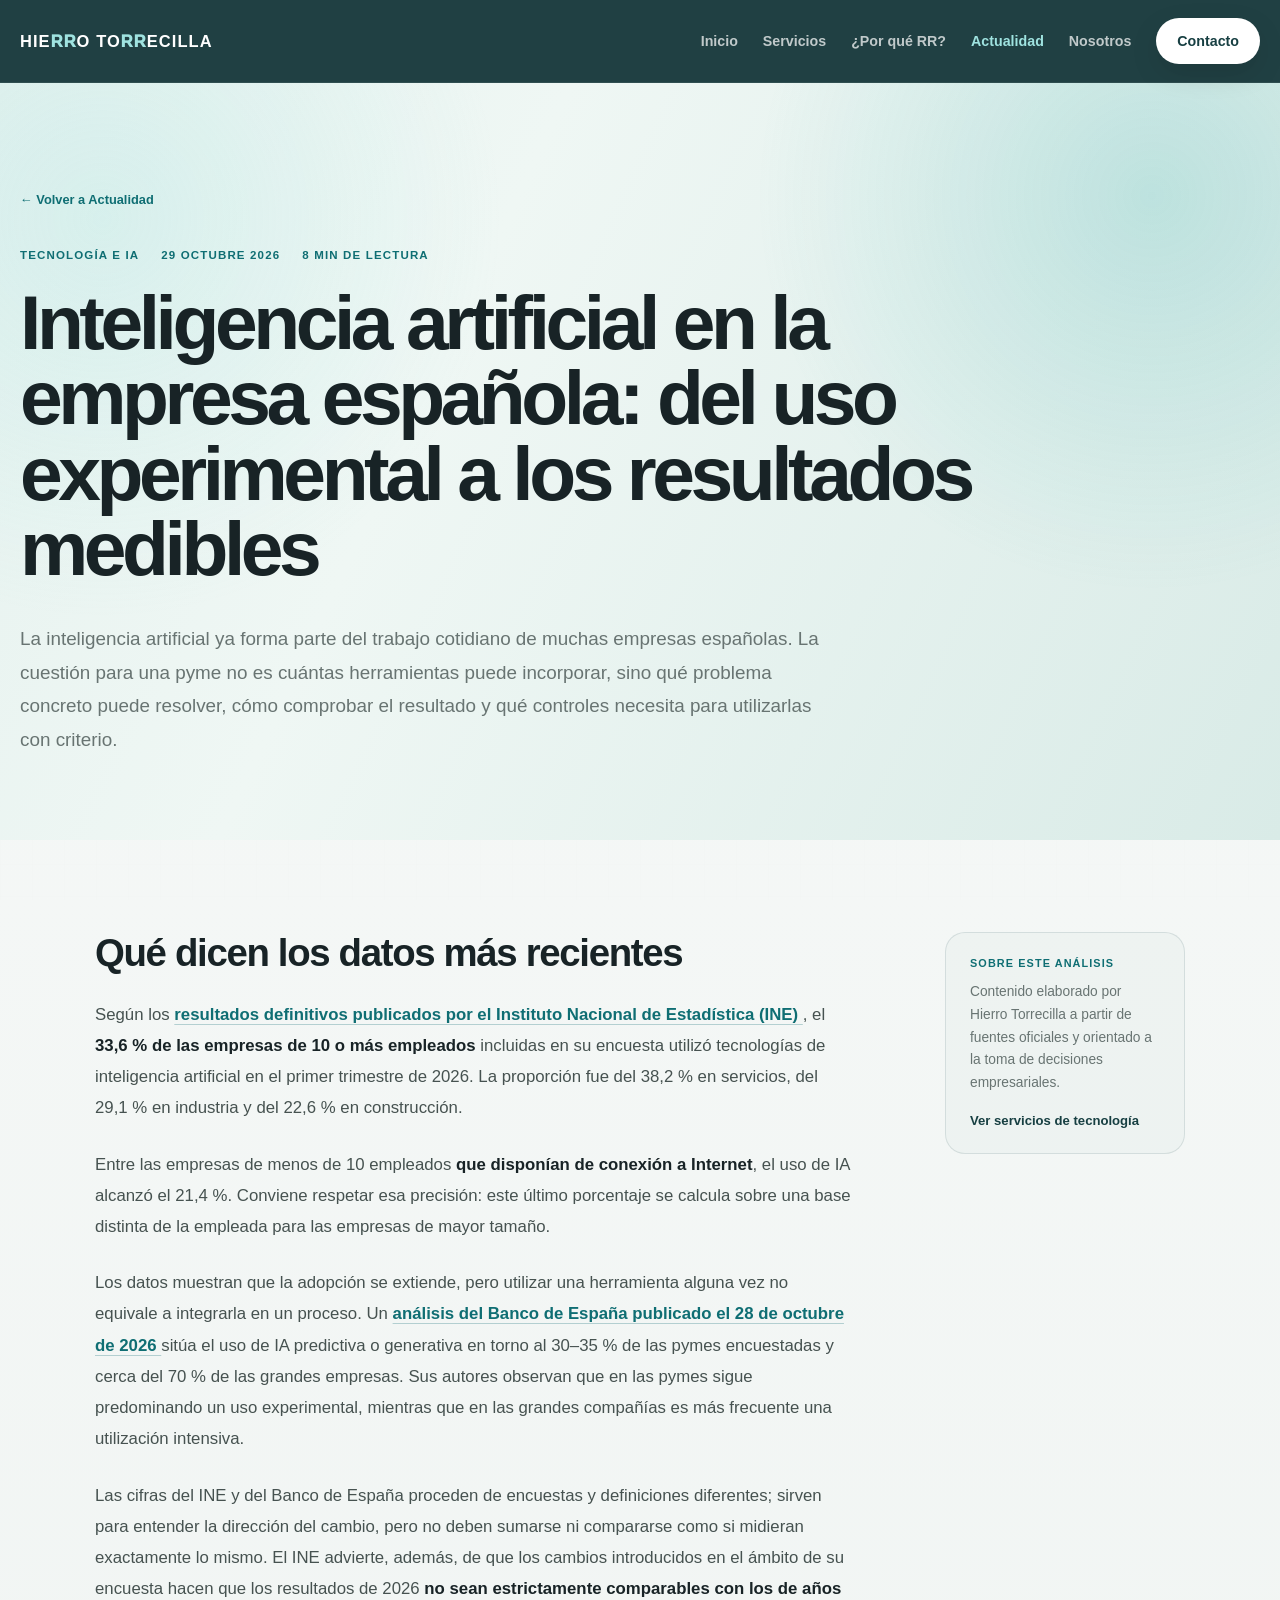
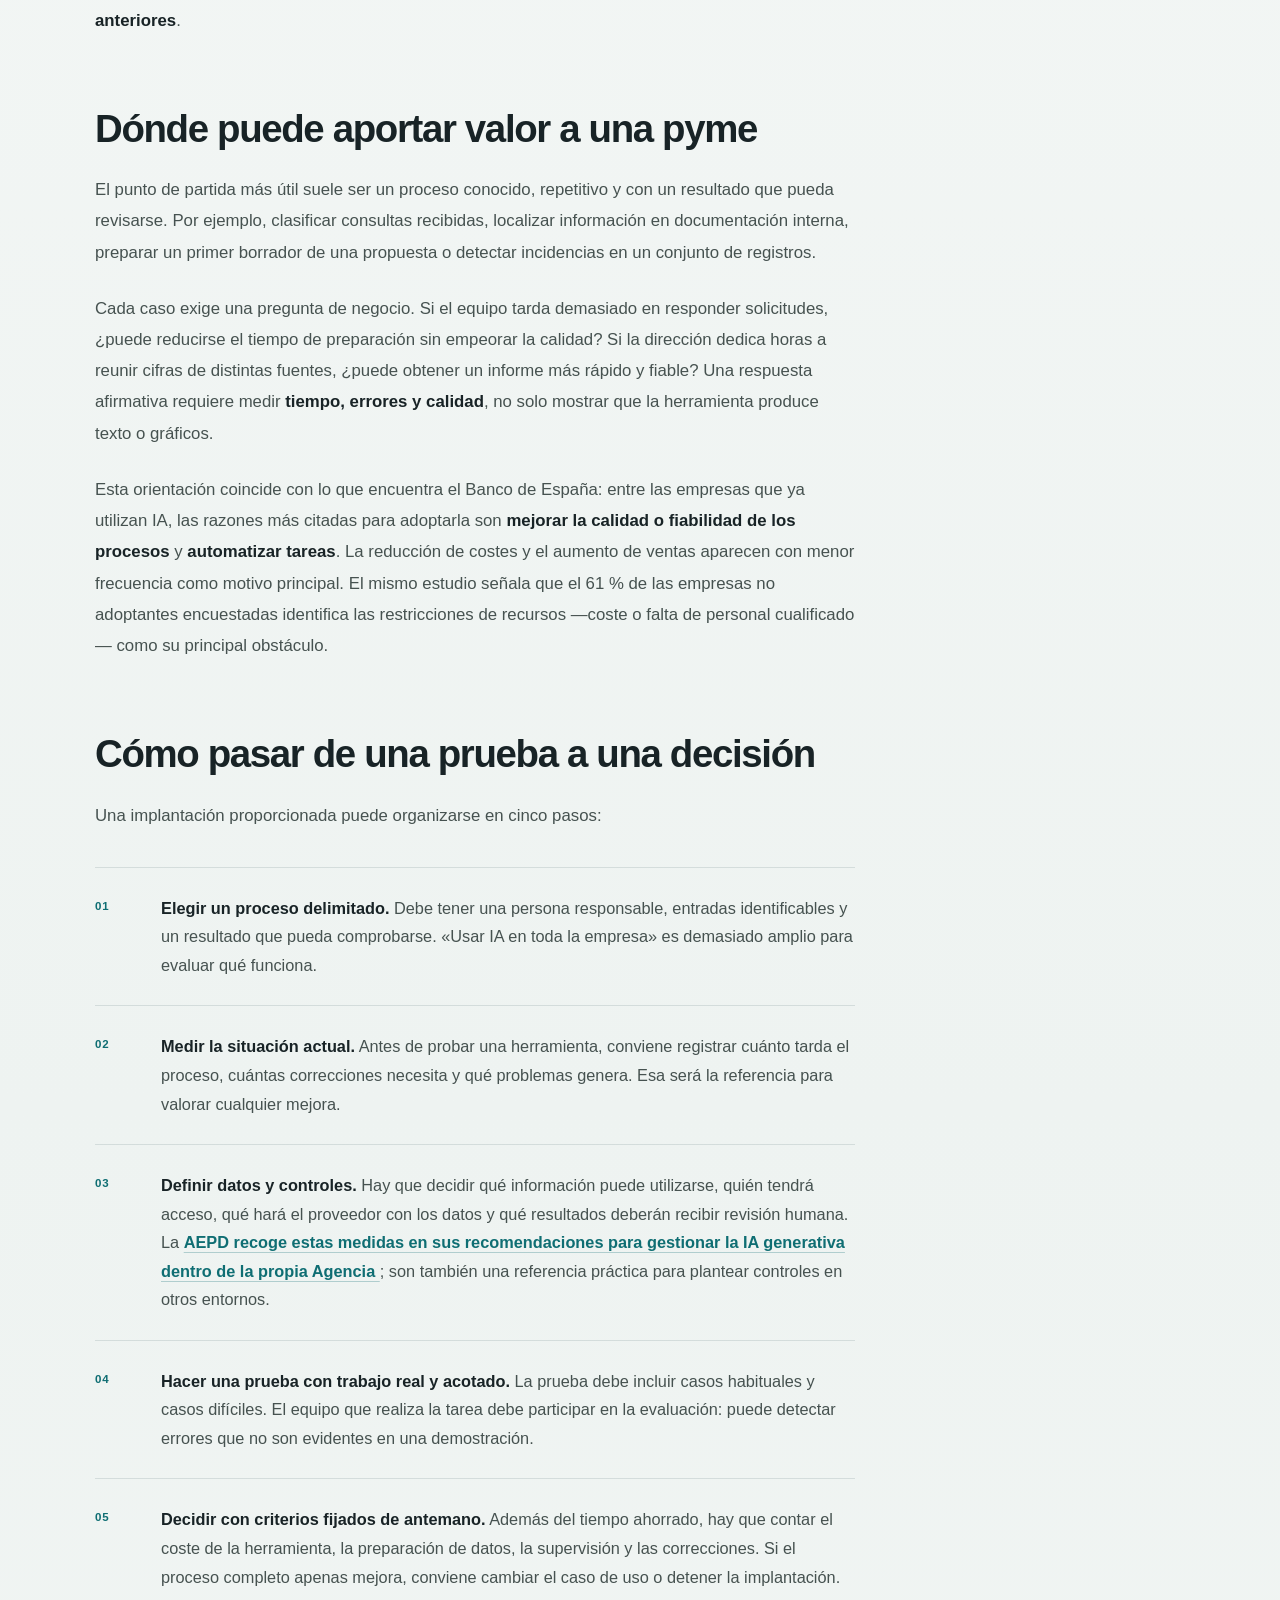
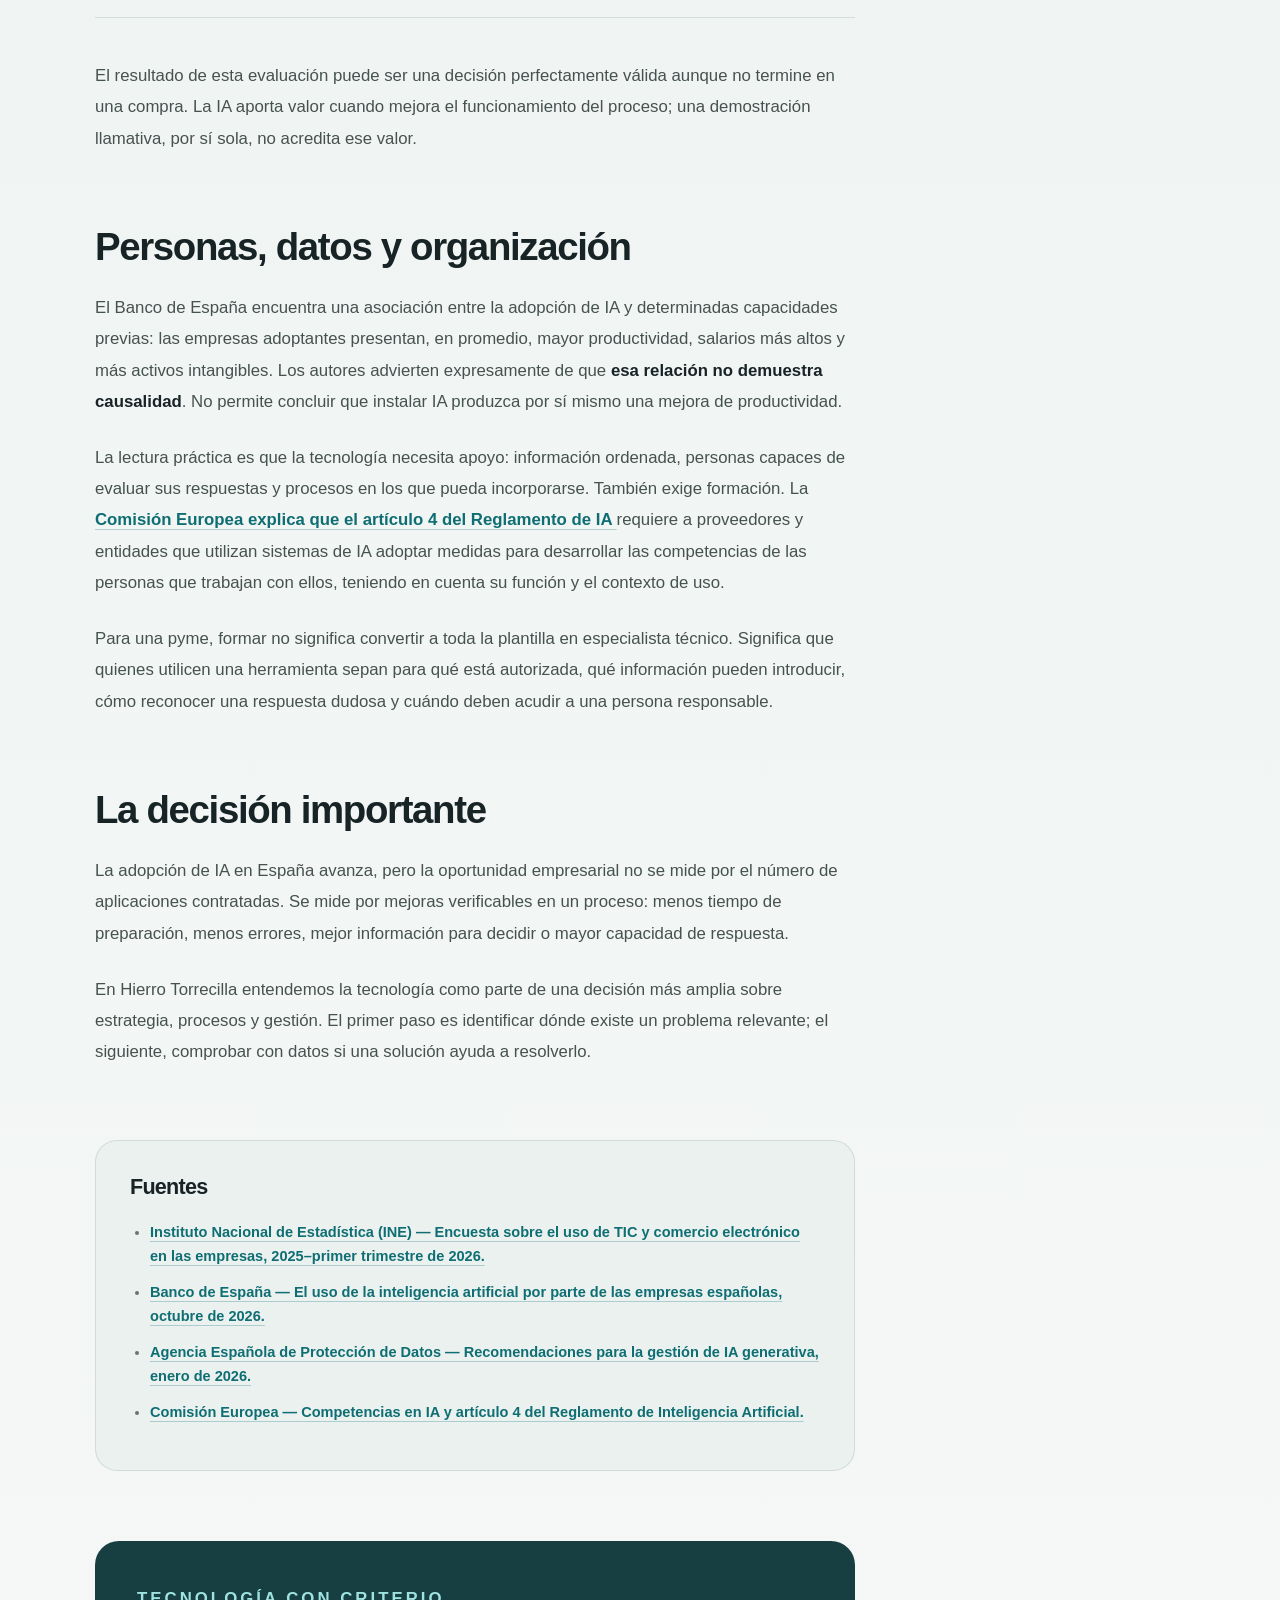
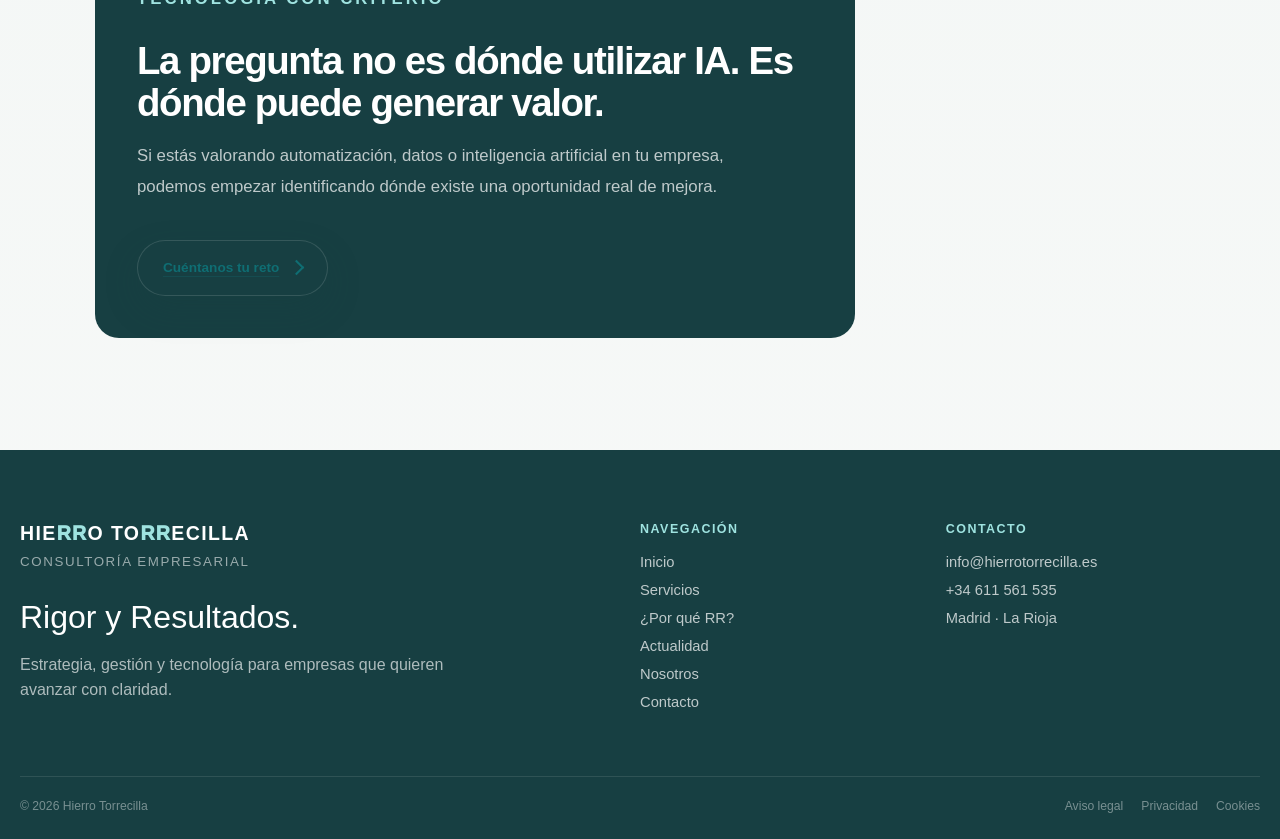
<file: actualidad/inteligencia-artificial-empresa-espanola/index.html>
<!DOCTYPE html>

<html lang="es">

<head>

  <meta charset="UTF-8">

  <meta
    name="viewport"
    content="width=device-width, initial-scale=1.0"
  >

  <title>
    Inteligencia artificial en la empresa española | Hierro Torrecilla
  </title>

  <meta
    name="description"
    content="Análisis sobre la adopción de inteligencia artificial en las empresas españolas y cómo pasar del uso experimental a resultados medibles."
  >

  <link
    rel="canonical"
    href="https://hierrotorrecilla.es/actualidad/inteligencia-artificial-empresa-espanola/"
  >

  <link
    rel="stylesheet"
    href="../../assets/css/hierro-torrecilla.css"
  >


  <!-- SEO DEL ARTÍCULO -->

  <meta
    property="og:type"
    content="article"
  >

  <meta
    property="og:title"
    content="Inteligencia artificial en la empresa española: del uso experimental a los resultados medibles"
  >

  <meta
    property="og:description"
    content="Qué dicen los últimos datos sobre la adopción de IA en España y cómo convertir una prueba en una decisión empresarial medible."
  >

  <meta
    property="og:url"
    content="https://hierrotorrecilla.es/actualidad/inteligencia-artificial-empresa-espanola/"
  >

  <meta
    property="article:published_time"
    content="2026-10-29"
  >


  <style>

    /* ==============================================
       ARTÍCULO
       ============================================== */

    .ht-article-hero {
      position: relative;
      overflow: hidden;
      padding: 108px 0 84px;
      background:
        radial-gradient(
          circle at 8% 18%,
          rgba(159, 227, 224, .24),
          transparent 30%
        ),
        radial-gradient(
          circle at 90% 15%,
          rgba(31, 165, 163, .19),
          transparent 30%
        ),
        linear-gradient(
          115deg,
          #E6F2EF 0%,
          #EFF7F4 35%,
          #D9EBE7 100%
        );
    }

    .ht-article-hero__inner {
      position: relative;
      z-index: 2;
      max-width: 980px;
    }

    .ht-article-back {
      display: inline-flex;
      align-items: center;
      gap: 9px;
      margin-bottom: 42px;
      color: var(--ht-teal-dark);
      font-size: .8rem;
      font-weight: 800;
      text-decoration: none;
    }

    .ht-article-back:hover {
      color: var(--ht-dark);
    }

    .ht-article-meta {
      display: flex;
      flex-wrap: wrap;
      gap: 9px 22px;
      margin-bottom: 24px;
      color: var(--ht-teal-dark);
      font-size: .72rem;
      font-weight: 900;
      letter-spacing: .1em;
      text-transform: uppercase;
    }

    .ht-article-title {
      max-width: 1000px;
      margin: 0;
      color: var(--ht-ink);
      font-size: clamp(2.8rem, 6vw, 5.5rem);
      line-height: .98;
      letter-spacing: -.058em;
    }

    .ht-article-intro {
      max-width: 810px;
      margin: 36px 0 0;
      color: var(--ht-muted);
      font-size: 1.18rem;
      line-height: 1.78;
    }


    /* CUERPO */

    .ht-article {
      padding: 92px 0 112px;
    }

    .ht-article-layout {
      display: grid;
      grid-template-columns: minmax(0, 760px) 240px;
      justify-content: center;
      gap: 90px;
      align-items: start;
    }

    .ht-article-body {
      min-width: 0;
    }

    .ht-article-body h2 {
      margin: 72px 0 24px;
      color: var(--ht-ink);
      font-size: clamp(1.8rem, 3vw, 2.5rem);
      line-height: 1.1;
      letter-spacing: -.035em;
    }

    .ht-article-body h2:first-child {
      margin-top: 0;
    }

    .ht-article-body p {
      margin: 0 0 25px;
      color: #465250;
      font-size: 1.05rem;
      line-height: 1.86;
    }

    .ht-article-body strong {
      color: var(--ht-ink);
      font-weight: 800;
    }

    .ht-article-body a {
      color: var(--ht-teal-dark);
      font-weight: 700;
      text-decoration: underline;
      text-decoration-color: rgba(15, 110, 115, .28);
      text-underline-offset: 4px;
    }

    .ht-article-body a:hover {
      color: var(--ht-teal);
      text-decoration-color: currentColor;
    }


    /* PASOS */

    .ht-article-steps {
      margin: 36px 0 42px;
      padding: 0;
      list-style: none;
      counter-reset: ht-step;
    }

    .ht-article-steps li {
      position: relative;
      margin: 0;
      padding: 26px 0 26px 66px;
      border-top: 1px solid var(--ht-line);
      color: #465250;
      font-size: 1.02rem;
      line-height: 1.75;
      counter-increment: ht-step;
    }

    .ht-article-steps li:last-child {
      border-bottom: 1px solid var(--ht-line);
    }

    .ht-article-steps li::before {
      content: "0" counter(ht-step);
      position: absolute;
      top: 28px;
      left: 0;
      color: var(--ht-teal-dark);
      font-size: .72rem;
      font-weight: 900;
      letter-spacing: .08em;
    }


    /* LATERAL */

    .ht-article-aside {
      position: sticky;
      top: 120px;
      padding: 24px;
      border: 1px solid var(--ht-line);
      border-radius: 20px;
      background: rgba(234, 241, 239, .6);
    }

    .ht-article-aside span {
      display: block;
      margin-bottom: 12px;
      color: var(--ht-teal-dark);
      font-size: .68rem;
      font-weight: 900;
      letter-spacing: .1em;
      text-transform: uppercase;
    }

    .ht-article-aside p {
      margin: 0;
      color: var(--ht-muted);
      font-size: .86rem;
      line-height: 1.65;
    }

    .ht-article-aside a {
      display: inline-block;
      margin-top: 18px;
      color: var(--ht-dark);
      font-size: .82rem;
      font-weight: 850;
      text-decoration: none;
    }


    /* FUENTES */

    .ht-article-sources {
      margin-top: 72px;
      padding: 34px;
      border: 1px solid var(--ht-line);
      border-radius: 22px;
      background: var(--ht-bg-soft);
    }

    .ht-article-sources h2 {
      margin: 0 0 22px;
      font-size: 1.35rem;
    }

    .ht-article-sources ul {
      margin: 0;
      padding-left: 20px;
    }

    .ht-article-sources li {
      margin: 12px 0;
      color: var(--ht-muted);
      font-size: .91rem;
      line-height: 1.65;
    }


    /* CIERRE */

    .ht-article-closing {
      margin-top: 70px;
      padding: 42px;
      border-radius: 24px;
      background: var(--ht-dark);
    }

    .ht-article-closing .ht-kicker {
      color: var(--ht-mint);
    }

    .ht-article-closing h2 {
      margin: 16px 0;
      color: #FFFFFF;
    }

    .ht-article-closing p {
      max-width: 650px;
      color: rgba(255,255,255,.72);
    }

    .ht-article-closing .ht-btn {
      margin-top: 12px;
    }


    @media (max-width: 1000px) {

      .ht-article-layout {
        grid-template-columns: minmax(0, 760px);
        gap: 45px;
      }

      .ht-article-aside {
        position: static;
      }

    }


    @media (max-width: 760px) {

      .ht-article-hero {
        padding: 80px 0 62px;
      }

      .ht-article-back {
        margin-bottom: 30px;
      }

      .ht-article-title {
        font-size: 2.65rem;
      }

      .ht-article-intro {
        font-size: 1.05rem;
      }

      .ht-article {
        padding: 68px 0 82px;
      }

      .ht-article-body h2 {
        margin-top: 56px;
      }

      .ht-article-body p {
        font-size: 1rem;
      }

      .ht-article-steps li {
        padding-left: 48px;
      }

      .ht-article-sources {
        padding: 26px 22px;
      }

      .ht-article-closing {
        padding: 30px 24px;
      }

    }

  </style>


  <!-- DATOS ESTRUCTURADOS -->

  <script type="application/ld+json">
  {
    "@context": "https://schema.org",
    "@type": "Article",
    "headline": "Inteligencia artificial en la empresa española: del uso experimental a los resultados medibles",
    "datePublished": "2026-10-29",
    "dateModified": "2026-10-29",
    "author": {
      "@type": "Organization",
      "name": "Hierro Torrecilla"
    },
    "publisher": {
      "@type": "Organization",
      "name": "Hierro Torrecilla",
      "url": "https://hierrotorrecilla.es/"
    },
    "mainEntityOfPage": "https://hierrotorrecilla.es/actualidad/inteligencia-artificial-empresa-espanola/",
    "description": "Análisis sobre la adopción de inteligencia artificial en las empresas españolas y cómo pasar del uso experimental a resultados medibles."
  }
  </script>

</head>


<body>


<header class="ht-header">

  <div class="ht-shell ht-nav">

    <a
      href="../../"
      class="ht-brand"
      aria-label="Hierro Torrecilla - Inicio"
    >
      HIE<span class="rr-special">RR</span>O
      TO<span class="rr-special">RR</span>ECILLA
    </a>


    <nav
      class="ht-menu"
      aria-label="Navegación principal"
    >

      <a href="../../">
        Inicio
      </a>

      <a href="../../servicios/">
        Servicios
      </a>

      <a href="../../por-que-rr/">
        ¿Por qué RR?
      </a>

      <a
        href="../"
        class="active"
      >
        Actualidad
      </a>

      <a href="../../nosotros/">
        Nosotros
      </a>

      <a
        href="../../contacto/"
        class="ht-menu-contact"
      >
        Contacto
      </a>

    </nav>


    <button
      type="button"
      class="ht-menu-toggle"
      id="htMenuToggle"
      aria-label="Abrir menú"
      aria-expanded="false"
      aria-controls="htMobileMenu"
    >
      <span></span>
    </button>

  </div>

</header>



<nav
  class="ht-mobile-menu"
  id="htMobileMenu"
  aria-label="Navegación móvil"
>

  <a href="../../">Inicio</a>
  <a href="../../servicios/">Servicios</a>
  <a href="../../por-que-rr/">¿Por qué RR?</a>
  <a href="../">Actualidad</a>
  <a href="../../nosotros/">Nosotros</a>
  <a href="../../contacto/">Contacto</a>

</nav>



<main>


<!-- HERO DEL ARTÍCULO -->

<section class="ht-article-hero">

  <div class="ht-shell">

    <div class="ht-article-hero__inner">

      <a
        href="../"
        class="ht-article-back"
      >
        ← Volver a Actualidad
      </a>


      <div
        class="ht-article-meta"
        data-reveal
      >

        <span>
          Tecnología e IA
        </span>

        <span>
          29 octubre 2026
        </span>

        <span>
          8 min de lectura
        </span>

      </div>


      <h1
        class="ht-article-title"
        data-reveal
        data-delay="1"
      >

        Inteligencia artificial en la empresa española:
        del uso experimental a los resultados medibles

      </h1>


      <p
        class="ht-article-intro"
        data-reveal
        data-delay="2"
      >

        La inteligencia artificial ya forma parte del trabajo
        cotidiano de muchas empresas españolas. La cuestión para
        una pyme no es cuántas herramientas puede incorporar,
        sino qué problema concreto puede resolver, cómo comprobar
        el resultado y qué controles necesita para utilizarlas
        con criterio.

      </p>

    </div>

  </div>

</section>



<!-- CUERPO -->

<article class="ht-article">

  <div class="ht-shell">

    <div class="ht-article-layout">


      <div class="ht-article-body">


        <h2>
          Qué dicen los datos más recientes
        </h2>

        <p>

          Según los
          <a
            href="https://www.ine.es/dyngs/Prensa/ETICCE20251T2026.htm"
            target="_blank"
            rel="noopener noreferrer"
          >
            resultados definitivos publicados por el Instituto Nacional de Estadística (INE)
          </a>,
          el <strong>33,6 % de las empresas de 10 o más empleados</strong>
          incluidas en su encuesta utilizó tecnologías de inteligencia
          artificial en el primer trimestre de 2026. La proporción fue
          del 38,2 % en servicios, del 29,1 % en industria y del 22,6 %
          en construcción.

        </p>

        <p>

          Entre las empresas de menos de 10 empleados
          <strong>que disponían de conexión a Internet</strong>,
          el uso de IA alcanzó el 21,4 %. Conviene respetar esa precisión:
          este último porcentaje se calcula sobre una base distinta
          de la empleada para las empresas de mayor tamaño.

        </p>

        <p>

          Los datos muestran que la adopción se extiende, pero utilizar
          una herramienta alguna vez no equivale a integrarla en un proceso.
          Un
          <a
            href="https://www.bde.es/wbe/es/publicaciones/analisis-economico-investigacion/documentos-ocasionales/el-uso-de-la-inteligencia-artificial-por-parte-de-las-empresas-espanolas-avances-recientes-y-factores-asociados-a-su-uso.html"
            target="_blank"
            rel="noopener noreferrer"
          >
            análisis del Banco de España publicado el 28 de octubre de 2026
          </a>
          sitúa el uso de IA predictiva o generativa en torno al
          30–35 % de las pymes encuestadas y cerca del 70 % de las grandes
          empresas. Sus autores observan que en las pymes sigue predominando
          un uso experimental, mientras que en las grandes compañías
          es más frecuente una utilización intensiva.

        </p>

        <p>

          Las cifras del INE y del Banco de España proceden de encuestas
          y definiciones diferentes; sirven para entender la dirección
          del cambio, pero no deben sumarse ni compararse como si midieran
          exactamente lo mismo. El INE advierte, además, de que los cambios
          introducidos en el ámbito de su encuesta hacen que los resultados
          de 2026 <strong>no sean estrictamente comparables con los de años anteriores</strong>.

        </p>



        <h2>
          Dónde puede aportar valor a una pyme
        </h2>

        <p>

          El punto de partida más útil suele ser un proceso conocido,
          repetitivo y con un resultado que pueda revisarse. Por ejemplo,
          clasificar consultas recibidas, localizar información en
          documentación interna, preparar un primer borrador de una propuesta
          o detectar incidencias en un conjunto de registros.

        </p>

        <p>

          Cada caso exige una pregunta de negocio. Si el equipo tarda
          demasiado en responder solicitudes, ¿puede reducirse el tiempo
          de preparación sin empeorar la calidad? Si la dirección dedica
          horas a reunir cifras de distintas fuentes, ¿puede obtener
          un informe más rápido y fiable? Una respuesta afirmativa requiere
          medir <strong>tiempo, errores y calidad</strong>, no solo mostrar
          que la herramienta produce texto o gráficos.

        </p>

        <p>

          Esta orientación coincide con lo que encuentra el Banco de España:
          entre las empresas que ya utilizan IA, las razones más citadas
          para adoptarla son <strong>mejorar la calidad o fiabilidad de los procesos</strong>
          y <strong>automatizar tareas</strong>. La reducción de costes
          y el aumento de ventas aparecen con menor frecuencia como motivo
          principal. El mismo estudio señala que el 61 % de las empresas
          no adoptantes encuestadas identifica las restricciones de recursos
          —coste o falta de personal cualificado— como su principal obstáculo.

        </p>



        <h2>
          Cómo pasar de una prueba a una decisión
        </h2>

        <p>
          Una implantación proporcionada puede organizarse en cinco pasos:
        </p>


        <ol class="ht-article-steps">

          <li>

            <strong>Elegir un proceso delimitado.</strong>
            Debe tener una persona responsable, entradas identificables
            y un resultado que pueda comprobarse. «Usar IA en toda la empresa»
            es demasiado amplio para evaluar qué funciona.

          </li>

          <li>

            <strong>Medir la situación actual.</strong>
            Antes de probar una herramienta, conviene registrar cuánto tarda
            el proceso, cuántas correcciones necesita y qué problemas genera.
            Esa será la referencia para valorar cualquier mejora.

          </li>

          <li>

            <strong>Definir datos y controles.</strong>
            Hay que decidir qué información puede utilizarse, quién tendrá
            acceso, qué hará el proveedor con los datos y qué resultados
            deberán recibir revisión humana. La
            <a
              href="https://www.aepd.es/guias/sumario-recomendaciones-iag-aepd.pdf"
              target="_blank"
              rel="noopener noreferrer"
            >
              AEPD recoge estas medidas en sus recomendaciones para gestionar
              la IA generativa dentro de la propia Agencia
            </a>;
            son también una referencia práctica para plantear controles
            en otros entornos.

          </li>

          <li>

            <strong>Hacer una prueba con trabajo real y acotado.</strong>
            La prueba debe incluir casos habituales y casos difíciles.
            El equipo que realiza la tarea debe participar en la evaluación:
            puede detectar errores que no son evidentes en una demostración.

          </li>

          <li>

            <strong>Decidir con criterios fijados de antemano.</strong>
            Además del tiempo ahorrado, hay que contar el coste de la herramienta,
            la preparación de datos, la supervisión y las correcciones.
            Si el proceso completo apenas mejora, conviene cambiar el caso
            de uso o detener la implantación.

          </li>

        </ol>


        <p>

          El resultado de esta evaluación puede ser una decisión perfectamente
          válida aunque no termine en una compra. La IA aporta valor cuando
          mejora el funcionamiento del proceso; una demostración llamativa,
          por sí sola, no acredita ese valor.

        </p>



        <h2>
          Personas, datos y organización
        </h2>

        <p>

          El Banco de España encuentra una asociación entre la adopción
          de IA y determinadas capacidades previas: las empresas adoptantes
          presentan, en promedio, mayor productividad, salarios más altos
          y más activos intangibles. Los autores advierten expresamente
          de que <strong>esa relación no demuestra causalidad</strong>.
          No permite concluir que instalar IA produzca por sí mismo
          una mejora de productividad.

        </p>

        <p>

          La lectura práctica es que la tecnología necesita apoyo:
          información ordenada, personas capaces de evaluar sus respuestas
          y procesos en los que pueda incorporarse. También exige formación.
          La
          <a
            href="https://digital-strategy.ec.europa.eu/en/policies/ai-talent-skills-and-literacy"
            target="_blank"
            rel="noopener noreferrer"
          >
            Comisión Europea explica que el artículo 4 del Reglamento de IA
          </a>
          requiere a proveedores y entidades que utilizan sistemas de IA
          adoptar medidas para desarrollar las competencias de las personas
          que trabajan con ellos, teniendo en cuenta su función
          y el contexto de uso.

        </p>

        <p>

          Para una pyme, formar no significa convertir a toda la plantilla
          en especialista técnico. Significa que quienes utilicen una herramienta
          sepan para qué está autorizada, qué información pueden introducir,
          cómo reconocer una respuesta dudosa y cuándo deben acudir
          a una persona responsable.

        </p>



        <h2>
          La decisión importante
        </h2>

        <p>

          La adopción de IA en España avanza, pero la oportunidad empresarial
          no se mide por el número de aplicaciones contratadas. Se mide
          por mejoras verificables en un proceso: menos tiempo de preparación,
          menos errores, mejor información para decidir o mayor capacidad
          de respuesta.

        </p>

        <p>

          En Hierro Torrecilla entendemos la tecnología como parte
          de una decisión más amplia sobre estrategia, procesos y gestión.
          El primer paso es identificar dónde existe un problema relevante;
          el siguiente, comprobar con datos si una solución ayuda a resolverlo.

        </p>



        <!-- FUENTES -->

        <section class="ht-article-sources">

          <h2>
            Fuentes
          </h2>

          <ul>

            <li>

              <a
                href="https://www.ine.es/dyngs/Prensa/ETICCE20251T2026.htm"
                target="_blank"
                rel="noopener noreferrer"
              >
                Instituto Nacional de Estadística (INE) — Encuesta sobre
                el uso de TIC y comercio electrónico en las empresas,
                2025–primer trimestre de 2026.
              </a>

            </li>

            <li>

              <a
                href="https://www.bde.es/f/webbe/SES/Secciones/Publicaciones/PublicacionesSeriadas/DocumentosOcasionales/26/Fich/do2624.pdf"
                target="_blank"
                rel="noopener noreferrer"
              >
                Banco de España — El uso de la inteligencia artificial
                por parte de las empresas españolas, octubre de 2026.
              </a>

            </li>

            <li>

              <a
                href="https://www.aepd.es/guias/sumario-recomendaciones-iag-aepd.pdf"
                target="_blank"
                rel="noopener noreferrer"
              >
                Agencia Española de Protección de Datos — Recomendaciones
                para la gestión de IA generativa, enero de 2026.
              </a>

            </li>

            <li>

              <a
                href="https://digital-strategy.ec.europa.eu/en/policies/ai-talent-skills-and-literacy"
                target="_blank"
                rel="noopener noreferrer"
              >
                Comisión Europea — Competencias en IA y artículo 4
                del Reglamento de Inteligencia Artificial.
              </a>

            </li>

          </ul>

        </section>



        <!-- CTA -->

        <section class="ht-article-closing">

          <p class="ht-kicker">
            Tecnología con criterio
          </p>

          <h2>
            La pregunta no es dónde utilizar IA.
            Es dónde puede generar valor.
          </h2>

          <p>

            Si estás valorando automatización, datos
            o inteligencia artificial en tu empresa,
            podemos empezar identificando dónde existe
            una oportunidad real de mejora.

          </p>

          <a
            href="../../contacto/"
            class="ht-btn ht-btn-primary"
          >
            Cuéntanos tu reto
          </a>

        </section>


      </div>



      <!-- LATERAL -->

      <aside class="ht-article-aside">

        <span>
          Sobre este análisis
        </span>

        <p>

          Contenido elaborado por Hierro Torrecilla
          a partir de fuentes oficiales y orientado
          a la toma de decisiones empresariales.

        </p>

        <a href="../../servicios/#tecnologia">
          Ver servicios de tecnología
        </a>

      </aside>


    </div>

  </div>

</article>


</main>



<footer class="ht-footer">

  <div class="ht-shell">

    <div class="ht-footer-grid">

      <div class="ht-footer-brand">

        <a
          href="../../"
          class="ht-footer-logo"
        >
          HIE<span class="rr">RR</span>O
          TO<span class="rr">RR</span>ECILLA
        </a>

        <small>
          Consultoría Empresarial
        </small>

        <h3>
          Rigor y Resultados.
        </h3>

        <p>
          Estrategia, gestión y tecnología
          para empresas que quieren avanzar
          con claridad.
        </p>

      </div>


      <div class="ht-footer-col">

        <strong>
          Navegación
        </strong>

        <a href="../../">Inicio</a>
        <a href="../../servicios/">Servicios</a>
        <a href="../../por-que-rr/">¿Por qué RR?</a>
        <a href="../">Actualidad</a>
        <a href="../../nosotros/">Nosotros</a>
        <a href="../../contacto/">Contacto</a>

      </div>


      <div class="ht-footer-col">

        <strong>
          Contacto
        </strong>

        <a href="mailto:info@hierrotorrecilla.es">
          info@hierrotorrecilla.es
        </a>

        <a href="tel:+34611561535">
          +34 611 561 535
        </a>

        <p>
          Madrid · La Rioja
        </p>

      </div>

    </div>


    <div class="ht-footer-bottom">

      <span>
        ©
        <span id="htCurrentYear">2026</span>
        Hierro Torrecilla
      </span>

      <div class="ht-footer-legal">

        <a href="../../aviso-legal/">
          Aviso legal
        </a>

        <a href="../../privacidad/">
          Privacidad
        </a>

        <a href="../../cookies/">
          Cookies
        </a>

      </div>

    </div>

  </div>

</footer>


<button
  type="button"
  class="ht-backtotop"
  id="htBackToTop"
  aria-label="Volver arriba"
>
  ↑
</button>


<script src="../../assets/js/main.js"></script>


</body>

</html>
</file>
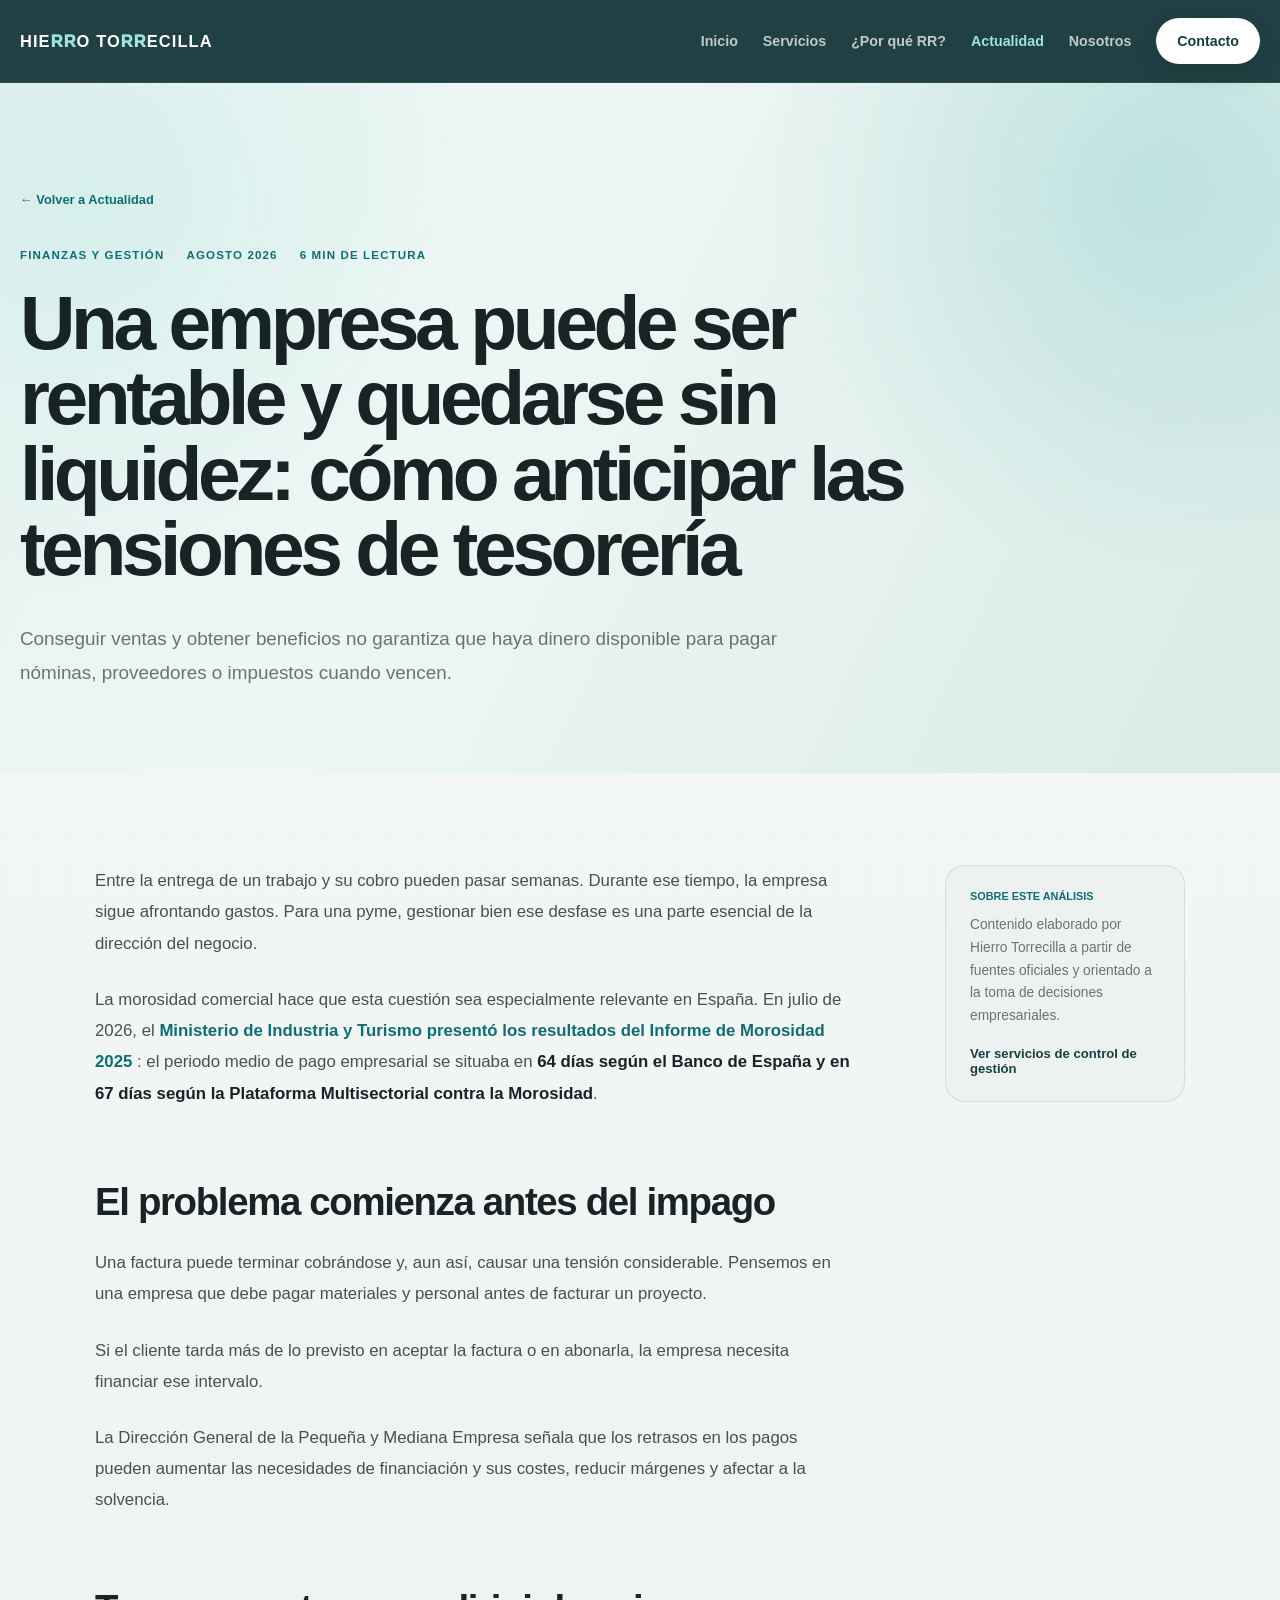
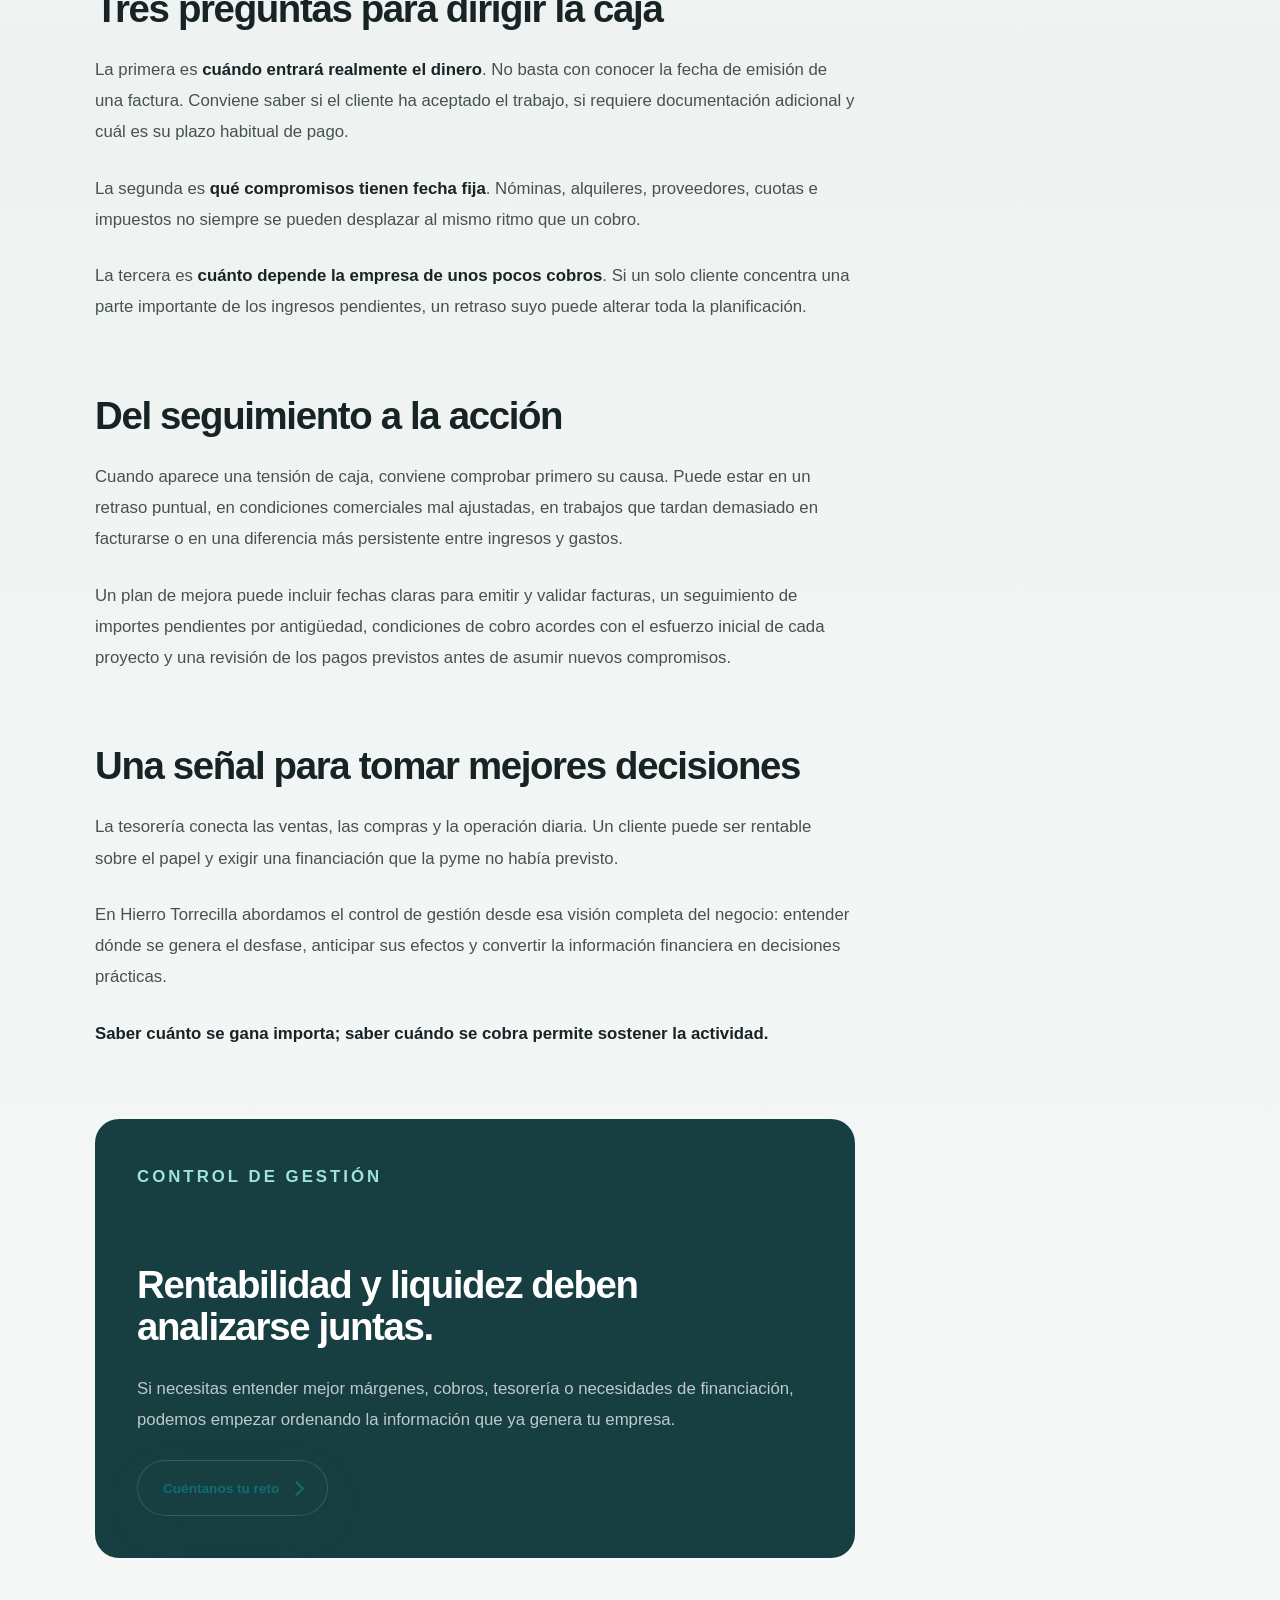
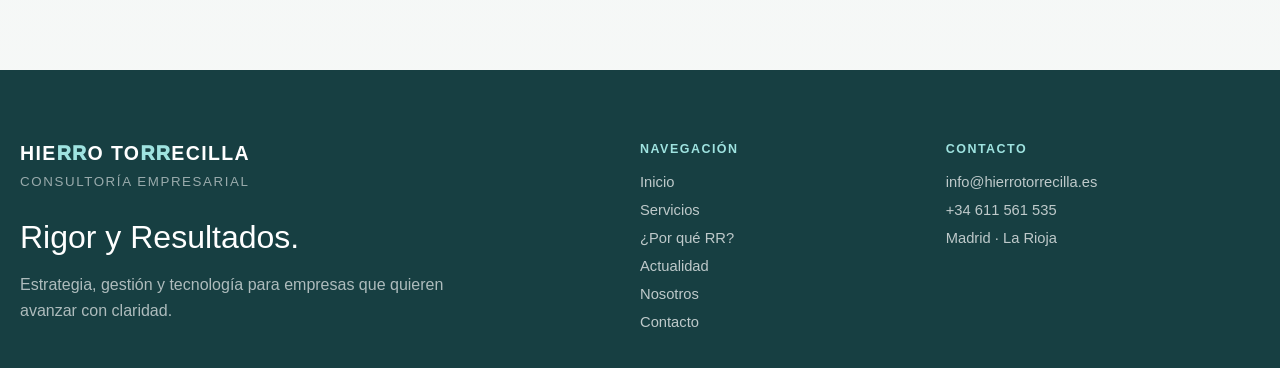
<file: actualidad/rentabilidad-liquidez-tesoreria/index.html>
<!DOCTYPE html>

<html lang="es">

<head>

  <meta charset="UTF-8">

  <meta
    name="viewport"
    content="width=device-width, initial-scale=1.0"
  >

  <title>
    Rentabilidad y liquidez en la pyme | Hierro Torrecilla
  </title>

  <meta
    name="description"
    content="Cómo anticipar tensiones de tesorería en una pyme y por qué una empresa rentable puede quedarse sin liquidez."
  >

  <link
    rel="canonical"
    href="https://hierrotorrecilla.es/actualidad/rentabilidad-liquidez-tesoreria/"
  >

  <link
    rel="stylesheet"
    href="../../assets/css/hierro-torrecilla.css"
  >

  <style>

    .ht-article-hero {
      padding:108px 0 84px;
      background:
        radial-gradient(circle at 8% 18%,rgba(159,227,224,.24),transparent 30%),
        radial-gradient(circle at 90% 15%,rgba(31,165,163,.19),transparent 30%),
        linear-gradient(115deg,#E6F2EF 0%,#EFF7F4 35%,#D9EBE7 100%);
    }

    .ht-article-hero__inner{max-width:980px;}

    .ht-article-back {
      display:inline-flex;
      margin-bottom:42px;
      color:var(--ht-teal-dark);
      font-size:.8rem;
      font-weight:800;
      text-decoration:none;
    }

    .ht-article-meta {
      display:flex;
      flex-wrap:wrap;
      gap:9px 22px;
      margin-bottom:24px;
      color:var(--ht-teal-dark);
      font-size:.72rem;
      font-weight:900;
      letter-spacing:.1em;
      text-transform:uppercase;
    }

    .ht-article-title {
      max-width:1000px;
      margin:0;
      color:var(--ht-ink);
      font-size:clamp(2.8rem,6vw,5.3rem);
      line-height:.98;
      letter-spacing:-.058em;
    }

    .ht-article-intro {
      max-width:820px;
      margin:36px 0 0;
      color:var(--ht-muted);
      font-size:1.18rem;
      line-height:1.78;
    }

    .ht-article {padding:92px 0 112px;}

    .ht-article-layout {
      display:grid;
      grid-template-columns:minmax(0,760px) 240px;
      justify-content:center;
      gap:90px;
      align-items:start;
    }

    .ht-article-body h2 {
      margin:72px 0 24px;
      color:var(--ht-ink);
      font-size:clamp(1.8rem,3vw,2.5rem);
      line-height:1.1;
      letter-spacing:-.035em;
    }

    .ht-article-body p {
      margin:0 0 25px;
      color:#465250;
      font-size:1.05rem;
      line-height:1.86;
    }

    .ht-article-body strong {
      color:var(--ht-ink);
    }

    .ht-article-body a {
      color:var(--ht-teal-dark);
      font-weight:700;
    }

    .ht-article-aside {
      position:sticky;
      top:120px;
      padding:24px;
      border:1px solid var(--ht-line);
      border-radius:20px;
      background:rgba(234,241,239,.6);
    }

    .ht-article-aside span {
      display:block;
      margin-bottom:12px;
      color:var(--ht-teal-dark);
      font-size:.68rem;
      font-weight:900;
      text-transform:uppercase;
    }

    .ht-article-aside p {
      margin:0;
      color:var(--ht-muted);
      font-size:.86rem;
      line-height:1.65;
    }

    .ht-article-aside a {
      display:inline-block;
      margin-top:18px;
      color:var(--ht-dark);
      font-size:.82rem;
      font-weight:850;
      text-decoration:none;
    }

    .ht-article-closing {
      margin-top:70px;
      padding:42px;
      border-radius:24px;
      background:var(--ht-dark);
    }

    .ht-article-closing .ht-kicker {color:var(--ht-mint);}
    .ht-article-closing h2 {color:#FFF;}
    .ht-article-closing p {color:rgba(255,255,255,.72);}

    @media(max-width:1000px){
      .ht-article-layout{grid-template-columns:minmax(0,760px);}
      .ht-article-aside{position:static;}
    }

    @media(max-width:760px){
      .ht-article-hero{padding:80px 0 62px;}
      .ht-article-title{font-size:2.65rem;}
      .ht-article{padding:68px 0 82px;}
    }

  </style>

</head>


<body>


<header class="ht-header">

  <div class="ht-shell ht-nav">

    <a href="../../" class="ht-brand">
      HIE<span class="rr-special">RR</span>O
      TO<span class="rr-special">RR</span>ECILLA
    </a>

    <nav class="ht-menu">

      <a href="../../">Inicio</a>
      <a href="../../servicios/">Servicios</a>
      <a href="../../por-que-rr/">¿Por qué RR?</a>
      <a href="../" class="active">Actualidad</a>
      <a href="../../nosotros/">Nosotros</a>

      <a href="../../contacto/" class="ht-menu-contact">
        Contacto
      </a>

    </nav>

    <button
      type="button"
      class="ht-menu-toggle"
      id="htMenuToggle"
      aria-label="Abrir menú"
      aria-expanded="false"
      aria-controls="htMobileMenu"
    >
      <span></span>
    </button>

  </div>

</header>


<nav class="ht-mobile-menu" id="htMobileMenu">

  <a href="../../">Inicio</a>
  <a href="../../servicios/">Servicios</a>
  <a href="../../por-que-rr/">¿Por qué RR?</a>
  <a href="../">Actualidad</a>
  <a href="../../nosotros/">Nosotros</a>
  <a href="../../contacto/">Contacto</a>

</nav>



<main>


<section class="ht-article-hero">

  <div class="ht-shell">

    <div class="ht-article-hero__inner">

      <a href="../" class="ht-article-back">
        ← Volver a Actualidad
      </a>

      <div class="ht-article-meta">

        <span>Finanzas y gestión</span>
        <span>Agosto 2026</span>
        <span>6 min de lectura</span>

      </div>

      <h1 class="ht-article-title">

        Una empresa puede ser rentable y quedarse sin liquidez:
        cómo anticipar las tensiones de tesorería

      </h1>

      <p class="ht-article-intro">

        Conseguir ventas y obtener beneficios no garantiza que haya
        dinero disponible para pagar nóminas, proveedores o impuestos
        cuando vencen.

      </p>

    </div>

  </div>

</section>



<article class="ht-article">

  <div class="ht-shell">

    <div class="ht-article-layout">

      <div class="ht-article-body">


        <p>

          Entre la entrega de un trabajo y su cobro pueden pasar semanas.
          Durante ese tiempo, la empresa sigue afrontando gastos.
          Para una pyme, gestionar bien ese desfase es una parte esencial
          de la dirección del negocio.

        </p>

        <p>

          La morosidad comercial hace que esta cuestión sea especialmente
          relevante en España. En julio de 2026, el
          <a
            href="https://www.mintur.gob.es/es-es/GabinetePrensa/NotasPrensa/2026/Paginas/Hereu-refuerza-su-compromiso-con-las-pymes-con-la-actualizaci%C3%B3n-del-Marco-Estrat%C3%A9gico-2030.aspx"
            target="_blank"
            rel="noopener noreferrer"
          >
            Ministerio de Industria y Turismo presentó los resultados
            del Informe de Morosidad 2025
          </a>:
          el periodo medio de pago empresarial se situaba en
          <strong>64 días según el Banco de España y en 67 días
          según la Plataforma Multisectorial contra la Morosidad</strong>.

        </p>


        <h2>
          El problema comienza antes del impago
        </h2>

        <p>

          Una factura puede terminar cobrándose y, aun así,
          causar una tensión considerable. Pensemos en una empresa
          que debe pagar materiales y personal antes de facturar
          un proyecto.

        </p>

        <p>

          Si el cliente tarda más de lo previsto en aceptar la factura
          o en abonarla, la empresa necesita financiar ese intervalo.

        </p>

        <p>

          La Dirección General de la Pequeña y Mediana Empresa señala
          que los retrasos en los pagos pueden aumentar las necesidades
          de financiación y sus costes, reducir márgenes
          y afectar a la solvencia.

        </p>


        <h2>
          Tres preguntas para dirigir la caja
        </h2>

        <p>

          La primera es <strong>cuándo entrará realmente el dinero</strong>.
          No basta con conocer la fecha de emisión de una factura.
          Conviene saber si el cliente ha aceptado el trabajo,
          si requiere documentación adicional
          y cuál es su plazo habitual de pago.

        </p>

        <p>

          La segunda es <strong>qué compromisos tienen fecha fija</strong>.
          Nóminas, alquileres, proveedores, cuotas e impuestos
          no siempre se pueden desplazar al mismo ritmo que un cobro.

        </p>

        <p>

          La tercera es <strong>cuánto depende la empresa
          de unos pocos cobros</strong>. Si un solo cliente concentra
          una parte importante de los ingresos pendientes,
          un retraso suyo puede alterar toda la planificación.

        </p>


        <h2>
          Del seguimiento a la acción
        </h2>

        <p>

          Cuando aparece una tensión de caja, conviene comprobar primero
          su causa. Puede estar en un retraso puntual,
          en condiciones comerciales mal ajustadas,
          en trabajos que tardan demasiado en facturarse
          o en una diferencia más persistente entre ingresos y gastos.

        </p>

        <p>

          Un plan de mejora puede incluir fechas claras para emitir
          y validar facturas, un seguimiento de importes pendientes
          por antigüedad, condiciones de cobro acordes con el esfuerzo
          inicial de cada proyecto y una revisión de los pagos previstos
          antes de asumir nuevos compromisos.

        </p>


        <h2>
          Una señal para tomar mejores decisiones
        </h2>

        <p>

          La tesorería conecta las ventas, las compras
          y la operación diaria. Un cliente puede ser rentable sobre el papel
          y exigir una financiación que la pyme no había previsto.

        </p>

        <p>

          En Hierro Torrecilla abordamos el control de gestión
          desde esa visión completa del negocio:
          entender dónde se genera el desfase,
          anticipar sus efectos y convertir la información financiera
          en decisiones prácticas.

        </p>

        <p>

          <strong>
            Saber cuánto se gana importa;
            saber cuándo se cobra permite sostener la actividad.
          </strong>

        </p>


        <section class="ht-article-closing">

          <p class="ht-kicker">
            Control de gestión
          </p>

          <h2>
            Rentabilidad y liquidez deben analizarse juntas.
          </h2>

          <p>

            Si necesitas entender mejor márgenes,
            cobros, tesorería o necesidades de financiación,
            podemos empezar ordenando la información
            que ya genera tu empresa.

          </p>

          <a href="../../contacto/" class="ht-btn ht-btn-primary">
            Cuéntanos tu reto
          </a>

        </section>


      </div>


      <aside class="ht-article-aside">

        <span>
          Sobre este análisis
        </span>

        <p>

          Contenido elaborado por Hierro Torrecilla
          a partir de fuentes oficiales
          y orientado a la toma de decisiones empresariales.

        </p>

        <a href="../../servicios/#analisis">
          Ver servicios de control de gestión
        </a>

      </aside>


    </div>

  </div>

</article>


</main>



<footer class="ht-footer">

  <div class="ht-shell">

    <div class="ht-footer-grid">

      <div class="ht-footer-brand">

        <a href="../../" class="ht-footer-logo">
          HIE<span class="rr">RR</span>O
          TO<span class="rr">RR</span>ECILLA
        </a>

        <small>Consultoría Empresarial</small>

        <h3>Rigor y Resultados.</h3>

        <p>
          Estrategia, gestión y tecnología
          para empresas que quieren avanzar con claridad.
        </p>

      </div>

      <div class="ht-footer-col">

        <strong>Navegación</strong>

        <a href="../../">Inicio</a>
        <a href="../../servicios/">Servicios</a>
        <a href="../../por-que-rr/">¿Por qué RR?</a>
        <a href="../">Actualidad</a>
        <a href="../../nosotros/">Nosotros</a>
        <a href="../../contacto/">Contacto</a>

      </div>

      <div class="ht-footer-col">

        <strong>Contacto</strong>

        <a href="mailto:info@hierrotorrecilla.es">
          info@hierrotorrecilla.es
        </a>

        <a href="tel:+34611561535">
          +34 611 561 535
        </a>

        <p>Madrid · La Rioja</p>

      </div>

    </div>

  </div>

</footer>


<script src="../../assets/js/main.js"></script>


</body>

</html>
</file>
<file: assets/css/hierro-torrecilla.css>
:root {
  --ht-bg: #F4F7F5;
  --ht-bg-soft: #EAF1EF;
  --ht-white: #FFFFFF;
  --ht-ink: #182326;
  --ht-muted: #687472;
  --ht-dark: #173F42;
  --ht-dark-hover: #245B5E;
  --ht-teal-dark: #0F6E73;
  --ht-teal: #1FA5A3;
  --ht-mint: #9FE3E0;
  --ht-mint-soft: #DDF4F1;
  --ht-line: rgba(23,63,66,.12);
  --ht-shell: 1240px;
}


/* ======================================================
   RESET
   ====================================================== */

* {
  box-sizing: border-box;
}

html {
  scroll-behavior: smooth;
}

body {
  margin: 0;
  padding-top: 82px;

  color: var(--ht-ink);

  font-family:
    Inter,
    "Segoe UI",
    Arial,
    sans-serif;

  background:
    linear-gradient(
      180deg,
      #F7F9F8 0%,
      #EEF3F1 48%,
      #F7F9F8 100%
    );

  -webkit-font-smoothing: antialiased;
  overflow-x: hidden;
}

body::before {
  content: "";
  position: fixed;
  inset: 0;
  z-index: -1;
  pointer-events: none;
  opacity: .20;

  background-image:
    linear-gradient(
      rgba(23,63,66,.026) 1px,
      transparent 1px
    ),
    linear-gradient(
      90deg,
      rgba(23,63,66,.026) 1px,
      transparent 1px
    );

  background-size: 32px 32px;
}

a {
  color: inherit;
  text-decoration: none;
}

button,
input,
select,
textarea {
  font: inherit;
}

button {
  border: none;
}

.ht-shell {
  width: min(
    calc(100% - 40px),
    var(--ht-shell)
  );

  margin: 0 auto;
}


/* ======================================================
   HEADER
   ====================================================== */

.ht-header {
  position: fixed;

  top: 0;
  left: 0;
  right: 0;

  z-index: 9999;

  background:
    rgba(14,48,51,.92);

  border-bottom:
    1px solid rgba(255,255,255,.08);

  backdrop-filter: blur(20px);
  -webkit-backdrop-filter: blur(20px);
}

.ht-nav {
  min-height: 82px;

  display: flex;
  align-items: center;

  gap: 30px;
}

.ht-brand {
  white-space: nowrap;

  color: #FFFFFF;

  font-size: 1.03rem;
  font-weight: 750;
  letter-spacing: .065em;
}

.ht-brand .rr-special {
  color: var(--ht-mint);
  font-weight: 950;
}


/* MENU DESKTOP */

.ht-menu {
  display: flex;
  align-items: center;

  gap: 25px;

  margin-left: auto;

  font-size: .89rem;
  font-weight: 650;
}

.ht-menu a {
  color: rgba(255,255,255,.72);

  transition:
    color .2s ease,
    transform .2s ease,
    background .2s ease;
}

.ht-menu a:hover {
  color: #FFFFFF;
}

.ht-menu a.active:not(.ht-menu-contact) {
  color: var(--ht-mint);
}

.ht-menu-contact {
  min-height: 46px;

  display: inline-flex;
  align-items: center;
  justify-content: center;

  padding: 0 21px;

  border-radius: 999px;

  background: #FFFFFF;

  color: var(--ht-dark) !important;

  box-shadow:
    0 10px 28px rgba(0,0,0,.12);
}

.ht-menu-contact:hover,
.ht-menu-contact.active {
  background: var(--ht-mint);

  color: var(--ht-dark) !important;

  transform: translateY(-2px);
}


/* ======================================================
   MENU MOBILE
   ====================================================== */

.ht-menu-toggle {
  display: none;

  width: 46px;
  height: 46px;

  margin-left: auto;

  align-items: center;
  justify-content: center;

  border-radius: 50%;

  background:
    rgba(255,255,255,.08);

  color: #FFFFFF;

  cursor: pointer;
}

.ht-menu-toggle span {
  position: relative;

  width: 20px;
  height: 2px;

  background: #FFFFFF;

  transition: .25s ease;
}

.ht-menu-toggle span::before,
.ht-menu-toggle span::after {
  content: "";

  position: absolute;
  left: 0;

  width: 20px;
  height: 2px;

  background: #FFFFFF;

  transition: .25s ease;
}

.ht-menu-toggle span::before {
  top: -6px;
}

.ht-menu-toggle span::after {
  top: 6px;
}

.ht-menu-toggle.is-open span {
  background: transparent;
}

.ht-menu-toggle.is-open span::before {
  top: 0;
  transform: rotate(45deg);
}

.ht-menu-toggle.is-open span::after {
  top: 0;
  transform: rotate(-45deg);
}

.ht-mobile-menu {
  display: none;

  position: fixed;

  top: 70px;
  left: 0;
  right: 0;

  z-index: 9998;

  padding: 18px 14px 24px;

  background:
    rgba(14,48,51,.985);

  border-top:
    1px solid rgba(255,255,255,.06);

  box-shadow:
    0 18px 40px rgba(0,0,0,.14);
}

.ht-mobile-menu.is-open {
  display: block;
}

.ht-mobile-menu a {
  display: flex;
  align-items: center;
  justify-content: space-between;

  min-height: 58px;

  padding: 0 18px;

  border-bottom:
    1px solid rgba(255,255,255,.07);

  color:
    rgba(255,255,255,.82);

  font-size: 1rem;
  font-weight: 650;
}

.ht-mobile-menu a::after {
  content: "";

  display: inline-block;

  width: 10px;
  height: 10px;

  margin-left: auto;

  border-top: 2px solid currentColor;
  border-right: 2px solid currentColor;

  color: var(--ht-mint);

  transform: rotate(45deg);

  flex: 0 0 auto;
}

.ht-mobile-menu a:last-child {
  margin-top: 12px;

  border: 0;
  border-radius: 16px;

  background: var(--ht-mint);

  color: var(--ht-dark);
}

.ht-mobile-menu a:last-child::after {
  color: var(--ht-dark);
}


/* ======================================================
   ELEMENTOS COMUNES
   ====================================================== */

.ht-kicker {
  margin: 0 0 18px;

  color: var(--ht-teal-dark);

  font-size: .72rem;
  font-weight: 850;
  letter-spacing: .18em;

  text-transform: uppercase;
}

.ht-display {
  margin: 0;

  color: var(--ht-ink);

  font-size:
    clamp(4rem,8.6vw,8.8rem);

  font-weight: 520;
  line-height: .92;
  letter-spacing: -.075em;
}

.ht-display span {
  display: block;

  color: var(--ht-teal-dark);
}

.ht-section {
  position: relative;

  padding: 118px 0;
}

.ht-section--soft {
  background:
    linear-gradient(
      180deg,
      rgba(229,240,237,.72),
      rgba(242,247,245,.88)
    );
}

.ht-section-title {
  margin: 0;

  color: var(--ht-ink);

  font-size:
    clamp(2.8rem,5.3vw,5.8rem);

  font-weight: 520;
  line-height: .96;
  letter-spacing: -.06em;
}

.ht-section-title span {
  display: block;

  color: var(--ht-teal-dark);
}

.ht-section-head {
  display: grid;

  grid-template-columns:
    minmax(0,1.15fr)
    minmax(280px,.65fr);

  gap: 70px;

  align-items: end;

  margin-bottom: 58px;
}

.ht-section-head > p {
  margin: 0;

  color: var(--ht-muted);

  line-height: 1.7;
}


/* ======================================================
   BOTONES
   ====================================================== */

.ht-actions {
  display: flex;
  flex-wrap: wrap;

  gap: 14px;

  margin-top: 38px;
}

.ht-btn {
  min-height: 56px;

  display: inline-flex;
  align-items: center;
  justify-content: center;

  gap: 12px;

  padding: 0 25px;

  border-radius: 999px;

  cursor: pointer;

  font-size: .85rem;
  font-weight: 800;

  transition:
    transform .24s ease,
    background .24s ease,
    box-shadow .24s ease;
}

.ht-btn-primary {
  background: var(--ht-dark);

  color: #FFFFFF;

  border:
    1px solid rgba(255,255,255,.13);

  box-shadow:
    0 14px 34px rgba(23,63,66,.22);
}

.ht-btn-primary::after {
  content: "";

  display: inline-block;

  width: 9px;
  height: 9px;

  border-top: 2px solid currentColor;
  border-right: 2px solid currentColor;

  transform: rotate(45deg);

  flex: 0 0 auto;

  transition:
    transform .2s ease;
}

.ht-btn-primary:hover {
  background: var(--ht-dark-hover);

  transform: translateY(-3px);

  box-shadow:
    0 20px 40px rgba(23,63,66,.27);
}

.ht-btn-primary:hover::after {
  transform:
    rotate(45deg)
    translate(2px,-2px);
}

.ht-btn-secondary {
  background:
    rgba(255,255,255,.80);

  color: var(--ht-dark);

  border:
    1px solid rgba(23,63,66,.12);

  box-shadow:
    0 8px 24px rgba(23,63,66,.06);
}

.ht-btn-secondary:hover {
  background: #FFFFFF;

  transform: translateY(-3px);
}

.ht-arrow-icon {
  display: inline-block;

  width: 9px;
  height: 9px;

  border-top: 2px solid currentColor;
  border-right: 2px solid currentColor;

  transform: rotate(45deg);

  flex: 0 0 auto;
}


/* ======================================================
   HOME HERO
   ====================================================== */

.ht-home-hero {
  position: relative;

  min-height:
    calc(100vh - 82px);

  display: flex;
  align-items: center;

  overflow: hidden;

  background:
    radial-gradient(
      circle at 5% 18%,
      rgba(159,227,224,.26),
      transparent 30%
    ),
    radial-gradient(
      circle at 32% 82%,
      rgba(31,165,163,.15),
      transparent 34%
    ),
    radial-gradient(
      circle at 88% 22%,
      rgba(31,165,163,.32),
      transparent 28%
    ),
    radial-gradient(
      circle at 72% 78%,
      rgba(15,110,115,.17),
      transparent 30%
    ),
    linear-gradient(
      115deg,
      #E7F3F0 0%,
      #EFF7F4 25%,
      #E5F1ED 52%,
      #D7EAE5 76%,
      #CDE3DE 100%
    );
}

.ht-home-hero::before {
  content: "";

  position: absolute;

  width: 760px;
  height: 760px;

  top: -315px;
  right: -250px;

  border-radius: 50%;

  border:
    1px solid rgba(31,165,163,.24);

  pointer-events: none;

  animation:
    htFloatLarge
    12s
    ease-in-out
    infinite
    alternate;
}

.ht-home-hero::after {
  content: "";

  position: absolute;

  width: 450px;
  height: 450px;

  top: -50px;
  right: 1%;

  border-radius: 50%;

  border:
    1px solid rgba(15,110,115,.18);

  pointer-events: none;

  animation:
    htFloatSmall
    9s
    ease-in-out
    infinite
    alternate;
}

.ht-home-hero__inner {
  position: relative;

  z-index: 2;

  padding:
    95px 0 100px;
}

.ht-home-hero__inner::before {
  content: "";

  position: absolute;

  width: 480px;
  height: 480px;

  left: -360px;
  bottom: -250px;

  border-radius: 50%;

  border:
    1px solid rgba(15,110,115,.12);

  background:
    radial-gradient(
      circle,
      rgba(159,227,224,.15),
      transparent 67%
    );

  pointer-events: none;
}

.ht-home-hero__inner::after {
  content: "";

  position: absolute;

  width: 330px;
  height: 330px;

  right: 4%;
  top: 23%;

  border-radius:
    36% 64% 58% 42% /
    55% 42% 58% 45%;

  background:
    linear-gradient(
      135deg,
      rgba(31,165,163,.12),
      rgba(255,255,255,.08)
    );

  border:
    1px solid rgba(31,165,163,.14);

  pointer-events: none;

  animation:
    htMorph
    11s
    ease-in-out
    infinite
    alternate;
}

.ht-brandline {
  display: flex;
  align-items: baseline;
  flex-wrap: wrap;

  gap: 10px;

  margin-bottom: 58px;

  font-size: 1rem;
  letter-spacing: .12em;

  text-transform: uppercase;
}

.ht-brandline strong {
  font-weight: 850;
}

.ht-brandline i {
  color: var(--ht-teal);

  font-style: normal;
  font-weight: 950;
}

.ht-home-hero__copy {
  max-width: 760px;

  margin:
    38px 0 0;

  color: var(--ht-muted);

  font-size: 1.15rem;
  line-height: 1.68;
}


/* ======================================================
   PRINCIPIOS HOME
   ====================================================== */

.ht-signal {
  display: grid;

  grid-template-columns:
    repeat(4,1fr);

  gap: 10px;

  margin-top: 70px;
}

.ht-signal__item {
  min-height: 118px;

  display: flex;
  flex-direction: column;

  padding: 18px;

  border:
    1px solid rgba(255,255,255,.8);

  border-radius: 20px;

  background:
    rgba(255,255,255,.62);

  backdrop-filter: blur(16px);
  -webkit-backdrop-filter: blur(16px);

  box-shadow:
    0 12px 30px rgba(23,63,66,.045);

  transition:
    transform .24s ease,
    background .24s ease,
    box-shadow .24s ease;
}

.ht-signal__item:hover {
  background: #FFFFFF;

  transform: translateY(-5px);

  box-shadow:
    0 18px 45px rgba(23,63,66,.09);
}

.ht-signal__item span {
  color: var(--ht-teal-dark);

  font-size: .68rem;
  font-weight: 900;
  letter-spacing: .12em;
}

.ht-signal__item strong {
  margin-top: auto;

  font-size: .96rem;
}

.ht-signal__item small {
  display: block;

  margin-top: 5px;

  color: var(--ht-muted);

  font-size: .76rem;
  line-height: 1.35;
}


/* ======================================================
   HOME SERVICIOS
   ====================================================== */

.ht-service-grid {
  display: grid;

  grid-template-columns:
    repeat(12,1fr);

  gap: 18px;
}

.ht-service-tile {
  position: relative;

  min-height: 350px;

  display: flex;
  flex-direction: column;

  padding:
    30px 30px 29px;

  overflow: hidden;

  border:
    1px solid rgba(23,63,66,.08);

  border-radius: 28px;

  background:
    linear-gradient(
      160deg,
      rgba(255,255,255,.95),
      rgba(235,244,241,.92)
    );

  box-shadow:
    0 16px 45px rgba(23,63,66,.06);

  transition:
    transform .28s ease,
    box-shadow .28s ease;
}

.ht-service-tile:nth-child(1),
.ht-service-tile:nth-child(4) {
  grid-column: span 7;
}

.ht-service-tile:nth-child(2),
.ht-service-tile:nth-child(3) {
  grid-column: span 5;
}

.ht-service-tile:nth-child(5),
.ht-service-tile:nth-child(6) {
  grid-column: span 6;
}

.ht-service-tile::after {
  content: "";

  position: absolute;

  width: 220px;
  height: 220px;

  right: -110px;
  bottom: -110px;

  border-radius: 50%;

  background:
    radial-gradient(
      circle,
      rgba(31,165,163,.17),
      transparent 68%
    );

  transition:
    transform .4s ease;
}

.ht-service-tile:hover {
  transform: translateY(-7px);

  box-shadow:
    0 28px 70px rgba(23,63,66,.11);
}

.ht-service-tile:hover::after {
  transform: scale(1.3);
}

.ht-service-tile__num {
  color: var(--ht-teal-dark);

  font-size: .7rem;
  font-weight: 900;
  letter-spacing: .14em;
}

.ht-service-tile h3 {
  max-width: 550px;

  min-height: 2.1em;

  margin:
    76px 0 14px;

  font-size:
    clamp(1.7rem,3vw,3rem);

  font-weight: 560;
  line-height: 1.02;
  letter-spacing: -.045em;
}

.ht-service-tile p {
  max-width: 610px;

  min-height: 3.25em;

  margin: 0;

  color: var(--ht-muted);

  line-height: 1.62;
}

.ht-service-tile a {
  position: relative;
  z-index: 2;

  display: inline-flex;
  align-items: center;

  gap: 8px;

  margin-top: auto;

  padding-top: 24px;

  color: var(--ht-teal-dark);

  font-size: .82rem;
  font-weight: 800;
}


/* ======================================================
   PROBLEMAS / ¿TE RESULTA FAMILIAR?
   ====================================================== */

.ht-problem-grid {
  display: grid;

  grid-template-columns:
    repeat(2,minmax(0,1fr));

  gap: 14px;
}

.ht-problem-card {
  position: relative;

  min-height: 190px;

  display: grid;

  grid-template-columns:
    55px 1fr;

  gap: 22px;

  padding: 28px;

  border:
    1px solid rgba(23,63,66,.09);

  border-radius: 24px;

  background:
    rgba(255,255,255,.76);

  box-shadow:
    0 13px 38px rgba(23,63,66,.045);

  transition:
    transform .25s ease,
    background .25s ease,
    box-shadow .25s ease;
}

.ht-problem-card:hover {
  transform: translateY(-5px);

  background: #FFFFFF;

  box-shadow:
    0 22px 50px rgba(23,63,66,.09);
}

.ht-problem-card__num {
  color: var(--ht-teal-dark);

  font-size: .72rem;
  font-weight: 900;
  letter-spacing: .12em;
}

.ht-problem-card p {
  margin: 0;

  color: var(--ht-ink);

  font-size:
    clamp(1.15rem,1.8vw,1.5rem);

  font-weight: 520;
  line-height: 1.42;
}


/* ======================================================
   POR QUÉ HIERRO TORRECILLA
   ====================================================== */

.ht-why {
  background:
    radial-gradient(
      circle at 86% 10%,
      rgba(159,227,224,.13),
      transparent 28%
    ),
    var(--ht-dark);

  color: #FFFFFF;
}

.ht-why .ht-kicker {
  color: var(--ht-mint);
}

.ht-why .ht-section-title {
  color: #FFFFFF;
}

.ht-why .ht-section-title span {
  color: var(--ht-mint);
}

.ht-why .ht-section-head > p {
  color:
    rgba(255,255,255,.64);
}

.ht-why-grid {
  display: grid;

  grid-template-columns:
    repeat(5,1fr);

  gap: 12px;
}

.ht-why-card {
  min-height: 290px;

  display: flex;
  flex-direction: column;

  padding: 25px;

  border:
    1px solid rgba(255,255,255,.09);

  border-radius: 23px;

  background:
    rgba(255,255,255,.055);

  transition:
    transform .25s ease,
    background .25s ease,
    border-color .25s ease;
}

.ht-why-card:hover {
  transform: translateY(-6px);

  background:
    rgba(255,255,255,.09);

  border-color:
    rgba(159,227,224,.24);
}

.ht-why-card span {
  color: var(--ht-mint);

  font-size: .69rem;
  font-weight: 900;
}

.ht-why-card h3 {
  margin:
    auto 0 12px;

  color: #FFFFFF;

  font-size: 1.25rem;
  font-weight: 600;
  line-height: 1.15;
}

.ht-why-card p {
  min-height: 5.6em;

  margin: 0;

  color:
    rgba(255,255,255,.63);

  font-size: .84rem;
  line-height: 1.55;
}


/* ======================================================
   HOME METODOLOGÍA
   ====================================================== */

.ht-method-preview {
  background:
    radial-gradient(
      circle at 90% 10%,
      rgba(159,227,224,.11),
      transparent 28%
    ),
    var(--ht-dark);

  color: #FFFFFF;
}

.ht-method-preview .ht-kicker {
  color: var(--ht-mint);
}

.ht-method-preview .ht-section-title {
  color: #FFFFFF;
}

.ht-method-preview .ht-section-title span {
  color: var(--ht-mint);
}

.ht-method-preview
.ht-section-head > p {
  color:
    rgba(255,255,255,.64);
}

.ht-method-rail {
  display: grid;

  grid-template-columns:
    repeat(4,1fr);

  gap: 12px;
}

.ht-method-node {
  min-height: 310px;

  display: flex;
  flex-direction: column;

  padding: 27px;

  border-radius: 24px;

  background:
    rgba(255,255,255,.055);

  border:
    1px solid rgba(255,255,255,.09);

  transition:
    transform .25s ease,
    background .25s ease,
    border-color .25s ease;
}

.ht-method-node:hover {
  background:
    rgba(255,255,255,.09);

  border-color:
    rgba(159,227,224,.22);

  transform: translateY(-6px);
}

.ht-method-node span {
  color: var(--ht-mint);

  font-size: .72rem;
  font-weight: 900;
}

.ht-method-node h3 {
  margin:
    auto 0 10px;

  color: #FFFFFF;

  font-size: 1.8rem;
  font-weight: 560;
}

.ht-method-node p {
  min-height: 3em;

  margin: 0;

  color:
    rgba(255,255,255,.64);

  font-size: .92rem;
  line-height: 1.55;
}


/* ======================================================
   CTA GRANDE
   ====================================================== */

.ht-impact-box {
  position: relative;

  overflow: hidden;

  padding: 68px;

  border-radius: 32px;

  background:
    radial-gradient(
      circle at 92% 0%,
      rgba(159,227,224,.19),
      transparent 30%
    ),
    var(--ht-dark);

  color: #FFFFFF;

  box-shadow:
    0 28px 80px rgba(23,63,66,.16);
}

.ht-impact-box::after {
  content: "";

  position: absolute;

  width: 260px;
  height: 260px;

  right: -130px;
  bottom: -140px;

  border-radius: 50%;

  border:
    1px solid rgba(159,227,224,.13);

  pointer-events: none;
}

.ht-impact-box .ht-kicker {
  color: var(--ht-mint);
}

.ht-impact-box .ht-section-title {
  color: #FFFFFF;
}

.ht-impact-box .ht-section-title span {
  color: var(--ht-mint);
}

.ht-impact-box > p {
  max-width: 750px;

  color:
    rgba(255,255,255,.67);

  line-height: 1.68;
}

.ht-impact-box .ht-btn-primary {
  background: #FFFFFF;

  color: var(--ht-dark);

  border:
    1px solid rgba(255,255,255,.9);

  box-shadow:
    0 13px 32px rgba(0,0,0,.15);
}

.ht-impact-box .ht-btn-primary:hover {
  background: var(--ht-mint);

  color: var(--ht-dark);

  transform: translateY(-3px);

  box-shadow:
    0 19px 38px rgba(0,0,0,.19);
}


/* ======================================================
   PAGE HERO
   ====================================================== */

.ht-page-hero {
  position: relative;

  padding:
    118px 0 76px;

  overflow: hidden;

  background:
    radial-gradient(
      circle at 7% 20%,
      rgba(159,227,224,.25),
      transparent 29%
    ),
    radial-gradient(
      circle at 35% 92%,
      rgba(31,165,163,.11),
      transparent 32%
    ),
    radial-gradient(
      circle at 87% 16%,
      rgba(31,165,163,.22),
      transparent 28%
    ),
    linear-gradient(
      115deg,
      #E6F2EF 0%,
      #EFF7F4 28%,
      #E5F1ED 55%,
      #D9EBE7 78%,
      #D1E6E1 100%
    );
}

.ht-page-hero::before {
  content: "";

  position: absolute;

  width: 440px;
  height: 440px;

  left: -315px;
  bottom: -290px;

  border-radius: 50%;

  border:
    1px solid rgba(15,110,115,.11);

  background:
    radial-gradient(
      circle,
      rgba(159,227,224,.17),
      transparent 69%
    );

  pointer-events: none;
}

.ht-page-hero::after {
  content: "";

  position: absolute;

  width: 620px;
  height: 620px;

  top: -310px;
  right: -250px;

  border-radius: 50%;

  border:
    1px solid rgba(31,165,163,.20);

  pointer-events: none;

  animation:
    htFloatSmall
    10s
    ease-in-out
    infinite
    alternate;
}

.ht-page-hero .ht-shell {
  position: relative;
  z-index: 2;
}

.ht-page-hero__lead {
  max-width: 800px;

  margin:
    34px 0 0;

  color: var(--ht-muted);

  font-size: 1.08rem;
  line-height: 1.7;
}


/* ======================================================
   SERVICIOS
   ====================================================== */

.ht-services-zone {
  position: relative;
}

.ht-services-nav-wrap {
  position: sticky;

  top: 82px;

  z-index: 100;

  padding:
    12px 0;

  background:
    rgba(238,244,242,.91);

  border-bottom:
    1px solid rgba(23,63,66,.08);

  backdrop-filter: blur(18px);
  -webkit-backdrop-filter: blur(18px);

  box-shadow:
    0 10px 28px rgba(23,63,66,.04);
}

.ht-services-index {
  display: grid;

  grid-template-columns:
    repeat(6,1fr);

  gap: 9px;

  padding: 8px;

  border:
    1px solid rgba(23,63,66,.09);

  border-radius: 22px;

  background:
    rgba(216,232,227,.78);
}

.ht-services-index a {
  min-height: 74px;

  display: flex;
  flex-direction: column;

  justify-content: space-between;

  padding: 13px 14px;

  border:
    1px solid rgba(23,63,66,.055);

  border-radius: 15px;

  background:
    rgba(242,247,245,.88);

  color: var(--ht-dark);

  font-size: .79rem;
  font-weight: 760;

  transition:
    background .22s ease,
    color .22s ease,
    transform .22s ease,
    box-shadow .22s ease;
}

.ht-services-index a span {
  color: var(--ht-teal-dark);

  font-size: .66rem;
}

.ht-services-index a:hover,
.ht-services-index a.is-active {
  background: var(--ht-dark);

  color: #FFFFFF;

  transform: translateY(-2px);

  box-shadow:
    0 8px 20px rgba(23,63,66,.15);
}

.ht-services-index a:hover span,
.ht-services-index a.is-active span {
  color: var(--ht-mint);
}

.ht-service-block {
  padding: 44px 0;

  scroll-margin-top: 190px;
}

.ht-service-block:nth-of-type(even) {
  background:
    rgba(222,236,232,.35);
}

.ht-service-card {
  position: relative;

  overflow: hidden;

  display: grid;

  grid-template-columns:
    130px 1fr;

  gap: 44px;

  min-height: 420px;

  padding: 50px;

  border:
    1px solid rgba(23,63,66,.08);

  border-radius: 30px;

  background:
    rgba(255,255,255,.84);

  box-shadow:
    0 18px 60px rgba(23,63,66,.06);

  transition:
    transform .26s ease,
    box-shadow .26s ease;
}

.ht-service-card::before {
  content: "";

  position: absolute;

  left: 0;
  top: 45px;
  bottom: 45px;

  width: 3px;

  background:
    linear-gradient(
      to bottom,
      transparent,
      var(--ht-teal),
      transparent
    );
}

.ht-service-card:hover {
  transform: translateY(-6px);

  box-shadow:
    0 30px 80px rgba(23,63,66,.11);
}

.ht-service-side {
  display: flex;
  flex-direction: column;

  justify-content: space-between;
}

.ht-service-side strong {
  color: var(--ht-teal-dark);

  font-size: 3.2rem;
  font-weight: 540;
  letter-spacing: -.06em;
}

.ht-service-side span {
  color: #8B9694;

  font-size: .68rem;
  font-weight: 850;
  letter-spacing: .14em;

  text-transform: uppercase;

  writing-mode: vertical-rl;

  transform: rotate(180deg);
}

.ht-service-main h2 {
  margin: 0;

  font-size:
    clamp(2.7rem,5vw,5.2rem);

  font-weight: 520;
  line-height: .96;
  letter-spacing: -.06em;
}

.ht-service-main h2 span {
  display: block;

  color: var(--ht-teal-dark);
}

.ht-service-main > p {
  max-width: 740px;

  margin-top: 24px;

  color: var(--ht-muted);

  line-height: 1.68;
}


/* ======================================================
   CHIPS
   ====================================================== */

.ht-chip-row {
  display: flex;
  flex-wrap: wrap;

  gap: 9px;

  margin-top: 30px;
}

.ht-chip {
  display: inline-flex;
  align-items: center;

  min-height: 38px;

  padding:
    8px 14px;

  border:
    1px solid rgba(31,165,163,.15);

  border-radius: 999px;

  background:
    rgba(31,165,163,.08);

  color: #315E60;

  font-size: .76rem;
  font-weight: 720;
}

.ht-approach--hybrid .ht-chip {
  background:
    rgba(159,227,224,.13) !important;

  border:
    1px solid rgba(159,227,224,.34) !important;

  color:
    #D9F7F5 !important;
}


/* ======================================================
   METODOLOGÍA CORE
   ====================================================== */

.ht-method-core {
  padding:
    110px 0;

  background:
    #EAF1EF;
}

.ht-method-core__grid {
  display: grid;

  grid-template-columns:
    repeat(4,1fr);

  gap: 14px;
}

.ht-core-card {
  min-height: 360px;

  display: flex;
  flex-direction: column;

  padding: 28px;

  border-radius: 25px;

  background:
    linear-gradient(
      160deg,
      #285F62,
      #214F52
    );

  color: #FFFFFF;

  transition:
    transform .25s ease,
    background .25s ease,
    box-shadow .25s ease;
}

.ht-core-card:hover {
  transform:
    translateY(-7px);

  background:
    linear-gradient(
      160deg,
      #306B6E,
      #285B5E
    );

  box-shadow:
    0 20px 45px rgba(23,63,66,.18);
}

.ht-core-card > span {
  color: var(--ht-mint);

  font-size: .72rem;
  font-weight: 900;
}

.ht-core-card > div {
  margin-top: auto;
}

.ht-core-card h3 {
  min-height: 1.2em;

  margin:
    0 0 12px;

  font-size: 1.9rem;
  font-weight: 560;
}

.ht-core-card p {
  min-height: 3.15em;

  margin: 0;

  color:
    rgba(255,255,255,.66);

  line-height: 1.58;
}


/* ======================================================
   ENFOQUES
   ====================================================== */

.ht-approaches {
  padding:
    110px 0;

  background: #FFFFFF;
}

.ht-approach-grid {
  display: grid;

  grid-template-columns:
    repeat(2,minmax(0,1fr));

  gap: 22px;

  align-items: stretch;
}

.ht-approach {
  min-height: 500px;

  display: flex;
  flex-direction: column;

  padding: 44px;

  border-radius: 30px;

  transition:
    transform .26s ease;
}

.ht-approach:hover {
  transform:
    translateY(-7px);
}

.ht-approach--business {
  background:
    linear-gradient(
      150deg,
      #F2F5F4,
      #E7EFED
    );

  border:
    1px solid rgba(23,63,66,.08);
}

.ht-approach--hybrid {
  background:
    radial-gradient(
      circle at 90% 0%,
      rgba(159,227,224,.15),
      transparent 28%
    ),
    var(--ht-dark);

  color: #FFFFFF;

  box-shadow:
    0 28px 70px rgba(23,63,66,.16);
}

.ht-approach__tag {
  color: var(--ht-teal-dark);

  font-size: .72rem;
  font-weight: 850;
  letter-spacing: .13em;

  text-transform: uppercase;
}

.ht-approach--hybrid
.ht-approach__tag {
  color: var(--ht-mint);
}

.ht-approach h3 {
  min-height: 1.95em;

  margin:
    82px 0 22px;

  font-size:
    clamp(2.7rem,4.8vw,4.9rem);

  font-weight: 520;
  line-height: .97;
  letter-spacing: -.055em;
}

.ht-approach h3 span {
  display: block;

  color: var(--ht-teal-dark);
}

.ht-approach--hybrid h3 {
  color: #FFFFFF;
}

.ht-approach--hybrid h3 span {
  color: var(--ht-mint);
}

.ht-approach > p {
  min-height: 7.4em;

  margin: 0;

  color: var(--ht-muted);

  line-height: 1.68;
}

.ht-approach--hybrid > p {
  min-height: 7.4em;

  color:
    rgba(255,255,255,.72);
}

.ht-approach .ht-chip-row {
  margin-top: 0;

  padding-top: 34px;
}


/* ======================================================
   PROYECTOS
   ====================================================== */

.ht-projects {
  padding:
    110px 0 62px;
}

.ht-project-box {
  margin-top: 28px;

  padding: 48px;

  border:
    1px solid rgba(23,63,66,.08);

  border-radius: 30px;

  background: #FFFFFF;

  box-shadow:
    0 18px 60px rgba(23,63,66,.055);
}

.ht-project-box + .ht-project-box {
  margin-top: 22px;
}

.ht-project-box--hybrid {
  background:
    linear-gradient(
      145deg,
      #EFF6F3,
      #E5EFEC
    );
}

.ht-project-box__head {
  display: grid;

  grid-template-columns:
    minmax(0,1fr)
    minmax(260px,.5fr);

  gap: 50px;

  align-items: end;

  margin-bottom: 42px;
}

.ht-project-box__head h3 {
  margin: 0;

  font-size:
    clamp(2.3rem,4vw,4.2rem);

  font-weight: 520;
  line-height: .98;
  letter-spacing: -.055em;
}

.ht-project-box__head h3 span {
  display: block;

  color: var(--ht-teal-dark);
}

.ht-project-box__head > p {
  margin: 0;

  color: var(--ht-muted);

  line-height: 1.65;
}

.ht-project-flow {
  display: grid;

  grid-template-columns:
    repeat(3,minmax(0,1fr));

  gap: 12px;
}

.ht-project-flow--4 {
  grid-template-columns:
    repeat(4,minmax(0,1fr));
}

.ht-stage {
  min-height: 270px;

  display: flex;
  flex-direction: column;

  padding: 24px;

  border:
    1px solid rgba(23,63,66,.08);

  border-radius: 20px;

  background:
    rgba(247,249,248,.92);

  transition:
    transform .22s ease,
    background .22s ease,
    box-shadow .22s ease;
}

.ht-stage:hover {
  background: #FFFFFF;

  transform:
    translateY(-5px);

  box-shadow:
    0 16px 38px rgba(23,63,66,.08);
}

.ht-stage span {
  color: var(--ht-teal-dark);

  font-size: .7rem;
  font-weight: 900;
}

.ht-stage em {
  min-height: 1.25em;

  display: block;

  margin-top: 38px;

  color: #8A9492;

  font-size: .74rem;
  font-style: normal;
}

.ht-stage h4 {
  min-height: 2.15em;

  display: flex;
  align-items: flex-end;

  margin:
    7px 0 14px;

  font-size: 1.55rem;
  line-height: 1.05;
}

.ht-stage p {
  margin: 0;

  color: var(--ht-muted);

  font-size: .86rem;
  line-height: 1.58;
}

.ht-flexibility-section {
  padding:
    30px 0 108px;
}

.ht-risk-rail {
  display: grid;

  grid-template-columns:
    repeat(4,1fr);

  gap: 12px;

  margin-top: 42px;
}

.ht-risk {
  min-height: 104px;

  padding: 19px;

  border:
    1px solid rgba(159,227,224,.30);

  border-radius: 18px;

  background:
    rgba(218,244,241,.14);

  transition:
    transform .22s ease,
    background .22s ease,
    border-color .22s ease;
}

.ht-risk:hover {
  transform: translateY(-4px);

  background:
    rgba(218,244,241,.22);

  border-color:
    rgba(159,227,224,.48);
}

.ht-risk span {
  color:
    rgba(159,227,224,.80);

  font-size: .68rem;
  font-weight: 900;
}

.ht-risk strong {
  display: block;

  margin-top: 15px;

  color: #FFFFFF;

  font-size: 1.02rem;
}


/* ======================================================
   LA FIRMA
   ====================================================== */

.ht-firm-intro {
  padding:
    110px 0;

  background: #FFFFFF;
}

.ht-firm-intro__grid {
  display: grid;

  grid-template-columns:
    minmax(0,.8fr)
    minmax(0,1.2fr);

  gap: 90px;

  align-items: start;
}

.ht-firm-intro__copy {
  max-width: 760px;
}

.ht-firm-intro__copy p {
  margin:
    0 0 22px;

  color: var(--ht-muted);

  font-size: 1.04rem;
  line-height: 1.78;
}

.ht-firm-manifesto {
  padding:
    110px 0;

  background:
    var(--ht-dark);

  color: #FFFFFF;
}

.ht-firm-manifesto .ht-kicker {
  color: var(--ht-mint);
}

.ht-firm-manifesto .ht-section-title {
  color: #FFFFFF;
}

.ht-firm-manifesto .ht-section-title span {
  color: var(--ht-mint);
}

.ht-principle-grid {
  display: grid;

  grid-template-columns:
    repeat(3,1fr);

  gap: 14px;

  margin-top: 60px;
}

.ht-principle-card {
  min-height: 300px;

  display: flex;
  flex-direction: column;

  padding: 28px;

  border:
    1px solid rgba(255,255,255,.09);

  border-radius: 24px;

  background:
    rgba(255,255,255,.055);

  transition:
    transform .25s ease,
    background .25s ease;
}

.ht-principle-card:hover {
  transform: translateY(-6px);

  background:
    rgba(255,255,255,.09);
}

.ht-principle-card span {
  color: var(--ht-mint);

  font-size: .7rem;
  font-weight: 900;
}

.ht-principle-card h3 {
  margin:
    auto 0 14px;

  color: #FFFFFF;

  font-size: 1.65rem;
  font-weight: 560;
}

.ht-principle-card p {
  margin: 0;

  color:
    rgba(255,255,255,.64);

  line-height: 1.62;
}

.ht-presence {
  display: grid;

  grid-template-columns:
    1fr 1fr;

  gap: 18px;

  margin-top: 46px;
}

.ht-presence-card {
  padding: 32px;

  border:
    1px solid rgba(23,63,66,.08);

  border-radius: 24px;

  background: #FFFFFF;

  box-shadow:
    0 14px 40px rgba(23,63,66,.055);
}

.ht-presence-card span {
  color: var(--ht-teal-dark);

  font-size: .7rem;
  font-weight: 900;
  letter-spacing: .12em;

  text-transform: uppercase;
}

.ht-presence-card h3 {
  margin:
    28px 0 12px;

  font-size: 1.65rem;
}

.ht-presence-card p {
  margin: 0;

  color: var(--ht-muted);

  line-height: 1.65;
}


/* ======================================================
   CONTACTO
   ====================================================== */

.ht-contact-page {
  min-height:
    calc(100vh - 82px);

  background:
    radial-gradient(
      circle at 88% 10%,
      rgba(31,165,163,.18),
      transparent 26%
    ),
    linear-gradient(
      145deg,
      #F8FAF9,
      #EAF3F0
    );
}

.ht-contact-wrap {
  padding:
    105px 0 115px;
}

.ht-contact-card {
  margin-top: 55px;

  padding: 52px;

  border:
    1px solid rgba(255,255,255,.88);

  border-radius: 30px;

  background:
    rgba(255,255,255,.78);

  backdrop-filter: blur(18px);

  box-shadow:
    0 28px 80px rgba(23,63,66,.10);
}

.ht-contact-intro {
  max-width: 760px;

  margin-bottom: 26px;
}

.ht-contact-intro > p:last-child {
  color: var(--ht-muted);

  line-height: 1.65;
}

.ht-contact-trust {
  display: flex;
  flex-wrap: wrap;

  gap: 9px;

  margin:
    20px 0 38px;
}

.ht-contact-trust span {
  padding:
    8px 12px;

  border:
    1px solid rgba(31,165,163,.14);

  border-radius: 999px;

  background:
    rgba(31,165,163,.07);

  color: #496967;

  font-size: .72rem;
  font-weight: 720;
}


/* QUÉ PASA DESPUÉS */

.ht-next-step {
  margin:
    0 0 38px;

  padding: 22px 24px;

  border:
    1px solid rgba(31,165,163,.14);

  border-radius: 18px;

  background:
    rgba(31,165,163,.06);
}

.ht-next-step strong {
  display: block;

  margin-bottom: 7px;

  color: var(--ht-teal-dark);

  font-size: .82rem;
}

.ht-next-step p {
  margin: 0;

  color: var(--ht-muted);

  font-size: .84rem;
  line-height: 1.6;
}

.ht-form-row {
  display: grid;

  grid-template-columns:
    1fr 1fr;

  gap: 20px;
}

.ht-field {
  margin-bottom: 20px;
}

.ht-field label {
  display: flex;
  align-items: center;

  gap: 8px;

  margin-bottom: 8px;

  font-size: .82rem;
  font-weight: 760;
}

.ht-required {
  color: var(--ht-teal);
}

.ht-optional {
  margin-left: auto;

  color: #8D9795;

  font-size: .68rem;
  font-weight: 500;
}

.ht-field input,
.ht-field select,
.ht-field textarea {
  width: 100%;

  border:
    1px solid #D8DFDC;

  border-radius: 15px;

  background:
    #FBFCFB;

  color: var(--ht-ink);

  outline: none;

  transition:
    border-color .2s ease,
    box-shadow .2s ease,
    background .2s ease;
}

.ht-field input,
.ht-field select {
  min-height: 56px;

  padding: 0 16px;
}

.ht-field textarea {
  min-height: 190px;

  padding:
    15px 16px;

  resize: vertical;
}

.ht-field input:focus,
.ht-field select:focus,
.ht-field textarea:focus {
  background: #FFFFFF;

  border-color:
    rgba(31,165,163,.65);

  box-shadow:
    0 0 0 4px rgba(31,165,163,.08);
}

.ht-privacy {
  display: flex;
  align-items: flex-start;

  gap: 11px;

  margin:
    4px 0 24px;

  color: var(--ht-muted);

  font-size: .79rem;
  line-height: 1.5;

  cursor: pointer;
}

.ht-privacy input {
  width: 17px;
  height: 17px;

  margin-top: 2px;

  accent-color:
    var(--ht-teal-dark);
}

.ht-privacy a {
  color: var(--ht-teal-dark);

  font-weight: 760;

  text-decoration: underline;
  text-underline-offset: 2px;
}

.ht-form-footer {
  display: flex;
  align-items: center;
  justify-content: space-between;

  gap: 20px;
}

.ht-form-footer small {
  color: #8A9492;
}

.ht-submit {
  min-height: 56px;

  display: inline-flex;
  align-items: center;
  justify-content: center;

  gap: 10px;

  padding: 0 26px;

  border-radius: 999px;

  background: var(--ht-dark);

  color: #FFFFFF;

  cursor: pointer;

  font-weight: 800;

  box-shadow:
    0 13px 30px rgba(23,63,66,.16);

  transition:
    transform .2s ease,
    background .2s ease,
    box-shadow .2s ease;
}

.ht-submit::after {
  content: "";

  display: inline-block;

  width: 9px;
  height: 9px;

  border-top: 2px solid currentColor;
  border-right: 2px solid currentColor;

  transform: rotate(45deg);

  flex: 0 0 auto;
}

.ht-submit:hover {
  background:
    var(--ht-dark-hover);

  transform:
    translateY(-3px);

  box-shadow:
    0 18px 38px rgba(23,63,66,.22);
}


/* ======================================================
   FOOTER
   ====================================================== */

.ht-footer {
  padding:
    72px 0 26px;

  background:
    var(--ht-dark);

  color: #FFFFFF;
}

.ht-footer-grid {
  display: grid;

  grid-template-columns:
    1.4fr .6fr .8fr;

  gap: 70px;
}

.ht-footer-logo {
  color: #FFFFFF;

  font-size: 1.22rem;
  font-weight: 760;
  letter-spacing: .07em;
}

.ht-footer-logo .rr {
  color: var(--ht-mint);
  font-weight: 950;
}

.ht-footer-brand small {
  display: block;

  margin-top: 9px;

  color:
    rgba(255,255,255,.56);

  letter-spacing: .12em;

  text-transform: uppercase;
}

.ht-footer-brand h3 {
  margin:
    30px 0 14px;

  font-size: 2rem;
  font-weight: 520;
}

.ht-footer-brand p {
  max-width: 460px;

  color:
    rgba(255,255,255,.65);

  line-height: 1.62;
}

.ht-footer-col strong {
  display: block;

  margin-bottom: 18px;

  color: var(--ht-mint);

  font-size: .78rem;
  letter-spacing: .12em;

  text-transform: uppercase;
}

.ht-footer-col a,
.ht-footer-col p {
  display: block;

  margin:
    0 0 12px;

  color:
    rgba(255,255,255,.72);

  font-size: .92rem;
}

.ht-footer-col a:hover {
  color: var(--ht-mint);
}

.ht-footer-bottom {
  display: flex;
  justify-content: space-between;

  gap: 20px;

  margin-top: 54px;

  padding-top: 22px;

  border-top:
    1px solid rgba(255,255,255,.10);

  color:
    rgba(255,255,255,.42);

  font-size: .76rem;
}

.ht-footer-legal {
  display: flex;

  gap: 18px;
}


/* ======================================================
   ANIMACIONES
   ====================================================== */

[data-reveal] {
  opacity: 0;

  transform:
    translateY(30px)
    scale(.985);

  transition:
    opacity .75s ease,
    transform .8s
    cubic-bezier(.2,.7,.2,1);
}

[data-reveal="left"] {
  transform:
    translateX(-34px);
}

[data-reveal="right"] {
  transform:
    translateX(34px);
}

[data-reveal].is-visible {
  opacity: 1;

  transform: none;
}

[data-delay="1"] {
  transition-delay: .08s;
}

[data-delay="2"] {
  transition-delay: .16s;
}

[data-delay="3"] {
  transition-delay: .24s;
}

@keyframes htFloatLarge {
  from {
    transform:
      translate3d(0,0,0)
      rotate(0);
  }

  to {
    transform:
      translate3d(-24px,28px,0)
      rotate(8deg);
  }
}

@keyframes htFloatSmall {
  from {
    transform:
      translateY(0);
  }

  to {
    transform:
      translateY(30px);
  }
}

@keyframes htMorph {
  0% {
    transform:
      rotate(-8deg)
      translateY(0);
  }

  100% {
    transform:
      rotate(7deg)
      translateY(22px);
  }
}


/* ======================================================
   VOLVER ARRIBA
   ====================================================== */

.ht-backtotop {
  position: fixed;

  right: 24px;
  bottom: 24px;

  z-index: 900;

  width: 48px;
  height: 48px;

  border-radius: 50%;

  background: #E5E9E8;

  color: #394445;

  cursor: pointer;

  opacity: 0;
  visibility: hidden;

  transform:
    translateY(12px);

  transition:
    .22s ease;
}

.ht-backtotop.is-visible {
  opacity: 1;
  visibility: visible;

  transform: none;
}


/* ======================================================
   TABLET
   ====================================================== */

@media (max-width:1000px) {

  .ht-section-head,
  .ht-project-box__head,
  .ht-firm-intro__grid {
    grid-template-columns: 1fr;
  }

  .ht-signal {
    grid-template-columns:
      repeat(2,1fr);
  }

  .ht-service-tile {
    grid-column:
      span 6 !important;
  }

  .ht-problem-grid {
    grid-template-columns: 1fr;
  }

  .ht-why-grid {
    grid-template-columns:
      repeat(2,1fr);
  }

  .ht-method-rail,
  .ht-method-core__grid {
    grid-template-columns:
      repeat(2,1fr);
  }

  .ht-services-index {
    grid-template-columns:
      repeat(3,1fr);
  }

  .ht-approach-grid {
    grid-template-columns:
      1fr;
  }

  .ht-approach > p,
  .ht-approach--hybrid > p {
    min-height: auto;
  }

  .ht-project-flow,
  .ht-project-flow--4 {
    grid-template-columns:
      repeat(2,1fr);
  }

  .ht-principle-grid {
    grid-template-columns: 1fr;
  }

}


/* ======================================================
   MOBILE
   ====================================================== */

@media (max-width:760px) {

  body {
    padding-top: 70px;
  }

  .ht-nav {
    min-height: 70px;
  }

  .ht-menu {
    display: none;
  }

  .ht-menu-toggle {
    display: flex;
  }

  .ht-shell {
    width:
      min(
        calc(100% - 28px),
        var(--ht-shell)
      );
  }

  .ht-brand {
    font-size: .86rem;
  }

  .ht-home-hero__inner {
    padding:
      68px 0 76px;
  }

  .ht-home-hero {
    background:
      radial-gradient(
        circle at 0% 15%,
        rgba(159,227,224,.27),
        transparent 35%
      ),
      radial-gradient(
        circle at 92% 28%,
        rgba(31,165,163,.25),
        transparent 34%
      ),
      linear-gradient(
        150deg,
        #E4F1EE 0%,
        #EEF6F3 45%,
        #D5E9E4 100%
      );
  }

  .ht-page-hero {
    background:
      radial-gradient(
        circle at 0% 18%,
        rgba(159,227,224,.24),
        transparent 34%
      ),
      radial-gradient(
        circle at 92% 18%,
        rgba(31,165,163,.20),
        transparent 32%
      ),
      linear-gradient(
        150deg,
        #E5F2EF 0%,
        #EFF7F4 48%,
        #D7EAE5 100%
      );
  }

  .ht-display {
    font-size:
      clamp(3.55rem,17vw,6.1rem);
  }

  .ht-brandline {
    margin-bottom: 34px;

    font-size: .75rem;
  }

  .ht-signal {
    grid-template-columns:
      1fr 1fr;
  }

  .ht-section {
    padding: 82px 0;
  }

  .ht-service-grid {
    grid-template-columns:
      1fr;
  }

  .ht-service-tile {
    grid-column:
      auto !important;

    min-height: 320px;
  }

  .ht-service-tile h3,
  .ht-service-tile p {
    min-height: auto;
  }

  .ht-problem-card {
    grid-template-columns: 1fr;

    min-height: auto;
  }

  .ht-why-grid {
    grid-template-columns: 1fr;
  }

  .ht-why-card {
    min-height: 235px;
  }

  .ht-method-rail,
  .ht-method-core__grid {
    grid-template-columns: 1fr;
  }


  /* SERVICIOS STICKY */

  .ht-services-nav-wrap {
    top: 70px;

    padding:
      8px 0;

    overflow-x: auto;

    scrollbar-width: none;
  }

  .ht-services-nav-wrap::-webkit-scrollbar {
    display: none;
  }

  .ht-services-index {
    width: max-content;

    min-width: 100%;

    display: flex;

    gap: 7px;

    padding: 7px;
  }

  .ht-services-index a {
    width: 130px;

    min-height: 64px;

    flex: 0 0 130px;
  }

  .ht-service-block {
    scroll-margin-top: 165px;
  }

  .ht-service-card {
    grid-template-columns:
      1fr;

    gap: 24px;

    padding:
      30px 24px;
  }

  .ht-service-side {
    flex-direction: row;

    align-items: center;
  }

  .ht-service-side span {
    writing-mode: initial;

    transform: none;
  }


  /* ENFOQUES */

  .ht-approach {
    min-height: auto;

    padding:
      34px 26px;
  }

  .ht-approach h3 {
    min-height: auto;

    margin-top: 62px;
  }

  .ht-approach > p,
  .ht-approach--hybrid > p {
    min-height: auto;
  }

  .ht-approach .ht-chip-row {
    margin-top: 0;

    padding-top: 28px;
  }


  /* PROYECTOS */

  .ht-projects {
    padding:
      82px 0 38px;
  }

  .ht-flexibility-section {
    padding:
      22px 0 82px;
  }

  .ht-project-flow,
  .ht-project-flow--4 {
    grid-template-columns: 1fr;
  }

  .ht-stage {
    min-height: auto;
  }

  .ht-stage h4 {
    min-height: auto;
  }

  .ht-project-box {
    padding:
      28px 22px;
  }

  .ht-impact-box {
    padding:
      38px 24px;
  }

  .ht-risk-rail {
    grid-template-columns:
      1fr 1fr;
  }


  /* FIRMA */

  .ht-firm-intro {
    padding:
      82px 0;
  }

  .ht-firm-intro__grid {
    gap: 38px;
  }

  .ht-principle-grid {
    grid-template-columns: 1fr;
  }

  .ht-presence {
    grid-template-columns: 1fr;
  }


  /* CONTACTO */

  .ht-contact-wrap {
    padding:
      70px 0 86px;
  }

  .ht-contact-card {
    padding:
      30px 22px;
  }

  .ht-form-row {
    grid-template-columns: 1fr;
  }

  .ht-form-footer {
    flex-direction: column;

    align-items: stretch;
  }

  .ht-submit {
    width: 100%;
  }


  /* FOOTER */

  .ht-footer-grid {
    grid-template-columns: 1fr;

    gap: 38px;
  }

  .ht-footer-bottom {
    flex-direction: column;
  }

  .ht-footer-legal {
    flex-wrap: wrap;
  }

}


/* ======================================================
   ACCESIBILIDAD
   ====================================================== */

@media (prefers-reduced-motion: reduce) {

  html {
    scroll-behavior:
      auto !important;
  }

  *,
  *::before,
  *::after {
    animation-duration:
      .01ms !important;

    animation-iteration-count:
      1 !important;

    transition-duration:
      .01ms !important;
  }

  [data-reveal] {
    opacity:
      1 !important;

    transform:
      none !important;
  }

}
</file>
